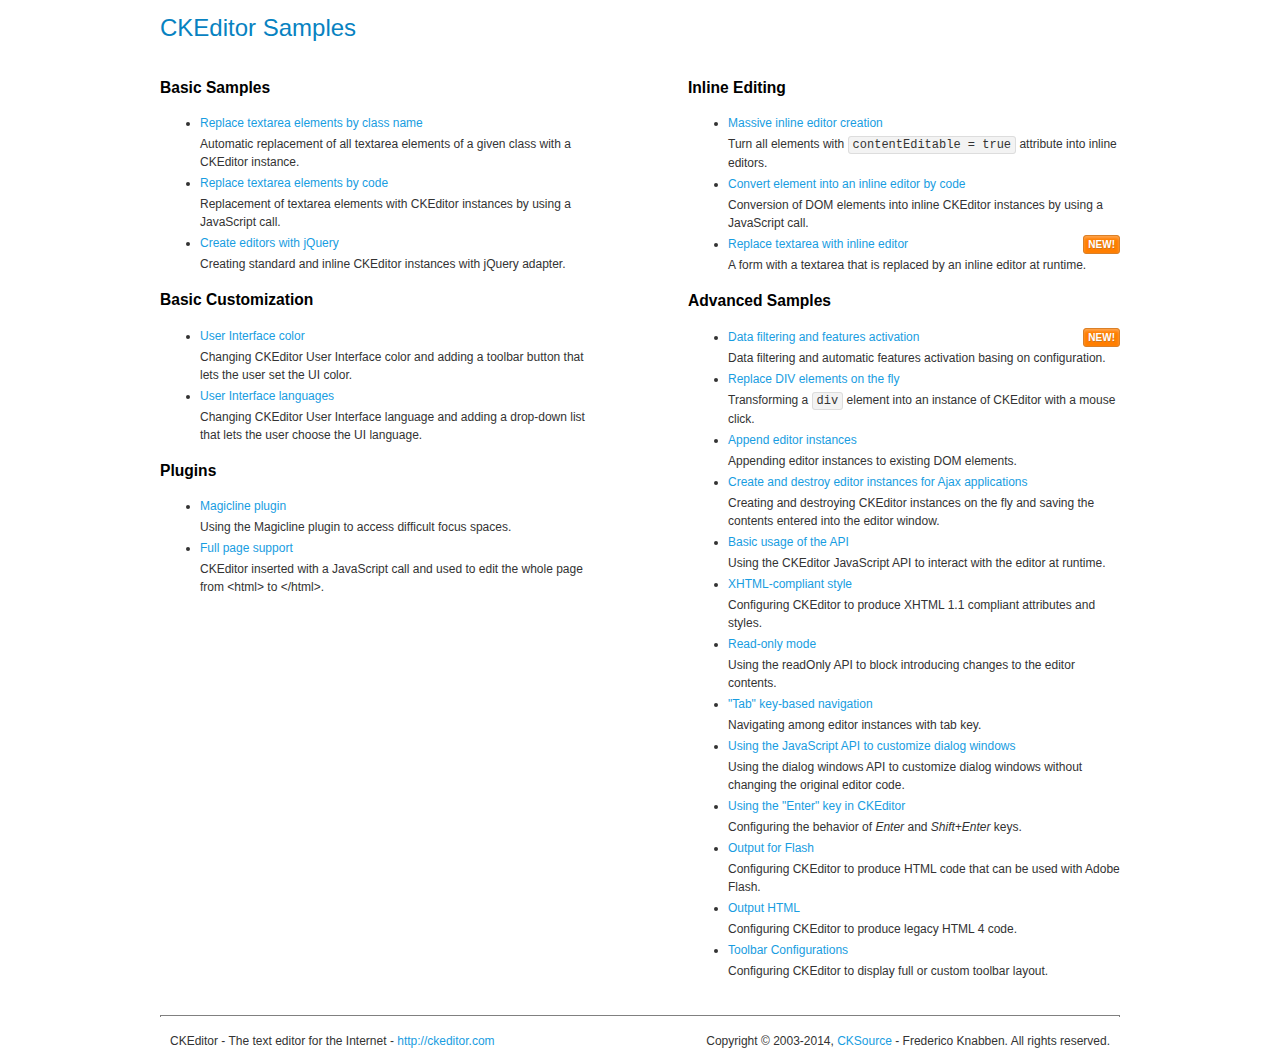
<file: www/js/plugins/ckeditor/samples/index.html>
<!DOCTYPE html>
<!--
Copyright (c) 2003-2014, CKSource - Frederico Knabben. All rights reserved.
For licensing, see LICENSE.md or http://ckeditor.com/license
-->
<html>
<head>
	<meta charset="utf-8">
	<title>CKEditor Samples</title>
	<link rel="stylesheet" href="sample.css">
</head>
<body>
	<h1 class="samples">
		CKEditor Samples
	</h1>
	<div class="twoColumns">
		<div class="twoColumnsLeft">
			<h2 class="samples">
				Basic Samples
			</h2>
			<dl class="samples">
				<dt><a class="samples" href="replacebyclass.html">Replace textarea elements by class name</a></dt>
				<dd>Automatic replacement of all textarea elements of a given class with a CKEditor instance.</dd>

				<dt><a class="samples" href="replacebycode.html">Replace textarea elements by code</a></dt>
				<dd>Replacement of textarea elements with CKEditor instances by using a JavaScript call.</dd>

				<dt><a class="samples" href="jquery.html">Create editors with jQuery</a></dt>
				<dd>Creating standard and inline CKEditor instances with jQuery adapter.</dd>
			</dl>

			<h2 class="samples">
				Basic Customization
			</h2>
			<dl class="samples">
				<dt><a class="samples" href="uicolor.html">User Interface color</a></dt>
				<dd>Changing CKEditor User Interface color and adding a toolbar button that lets the user set the UI color.</dd>

				<dt><a class="samples" href="uilanguages.html">User Interface languages</a></dt>
				<dd>Changing CKEditor User Interface language and adding a drop-down list that lets the user choose the UI language.</dd>
			</dl>


			<h2 class="samples">Plugins</h2>
<dl class="samples">
<dt><a class="samples" href="plugins/magicline/magicline.html">Magicline plugin</a></dt>
<dd>Using the Magicline plugin to access difficult focus spaces.</dd>

<dt><a class="samples" href="plugins/wysiwygarea/fullpage.html">Full page support</a></dt>
<dd>CKEditor inserted with a JavaScript call and used to edit the whole page from &lt;html&gt; to &lt;/html&gt;.</dd>
</dl>
		</div>
		<div class="twoColumnsRight">
			<h2 class="samples">
				Inline Editing
			</h2>
			<dl class="samples">
				<dt><a class="samples" href="inlineall.html">Massive inline editor creation</a></dt>
				<dd>Turn all elements with <code>contentEditable = true</code> attribute into inline editors.</dd>

				<dt><a class="samples" href="inlinebycode.html">Convert element into an inline editor by code</a></dt>
				<dd>Conversion of DOM elements into inline CKEditor instances by using a JavaScript call.</dd>

				<dt><a class="samples" href="inlinetextarea.html">Replace textarea with inline editor</a> <span class="new">New!</span></dt>
				<dd>A form with a textarea that is replaced by an inline editor at runtime.</dd>

				
			</dl>

			<h2 class="samples">
				Advanced Samples
			</h2>
			<dl class="samples">
				<dt><a class="samples" href="datafiltering.html">Data filtering and features activation</a> <span class="new">New!</span></dt>
				<dd>Data filtering and automatic features activation basing on configuration.</dd>

				<dt><a class="samples" href="divreplace.html">Replace DIV elements on the fly</a></dt>
				<dd>Transforming a <code>div</code> element into an instance of CKEditor with a mouse click.</dd>

				<dt><a class="samples" href="appendto.html">Append editor instances</a></dt>
				<dd>Appending editor instances to existing DOM elements.</dd>

				<dt><a class="samples" href="ajax.html">Create and destroy editor instances for Ajax applications</a></dt>
				<dd>Creating and destroying CKEditor instances on the fly and saving the contents entered into the editor window.</dd>

				<dt><a class="samples" href="api.html">Basic usage of the API</a></dt>
				<dd>Using the CKEditor JavaScript API to interact with the editor at runtime.</dd>

				<dt><a class="samples" href="xhtmlstyle.html">XHTML-compliant style</a></dt>
				<dd>Configuring CKEditor to produce XHTML 1.1 compliant attributes and styles.</dd>

				<dt><a class="samples" href="readonly.html">Read-only mode</a></dt>
				<dd>Using the readOnly API to block introducing changes to the editor contents.</dd>

				<dt><a class="samples" href="tabindex.html">"Tab" key-based navigation</a></dt>
				<dd>Navigating among editor instances with tab key.</dd>


				
<dt><a class="samples" href="plugins/dialog/dialog.html">Using the JavaScript API to customize dialog windows</a></dt>
<dd>Using the dialog windows API to customize dialog windows without changing the original editor code.</dd>

<dt><a class="samples" href="plugins/enterkey/enterkey.html">Using the &quot;Enter&quot; key in CKEditor</a></dt>
<dd>Configuring the behavior of <em>Enter</em> and <em>Shift+Enter</em> keys.</dd>

<dt><a class="samples" href="plugins/htmlwriter/outputforflash.html">Output for Flash</a></dt>
<dd>Configuring CKEditor to produce HTML code that can be used with Adobe Flash.</dd>

<dt><a class="samples" href="plugins/htmlwriter/outputhtml.html">Output HTML</a></dt>
<dd>Configuring CKEditor to produce legacy HTML 4 code.</dd>

<dt><a class="samples" href="plugins/toolbar/toolbar.html">Toolbar Configurations</a></dt>
<dd>Configuring CKEditor to display full or custom toolbar layout.</dd>

			</dl>
		</div>
	</div>
	<div id="footer">
		<hr>
		<p>
			CKEditor - The text editor for the Internet - <a class="samples" href="http://ckeditor.com/">http://ckeditor.com</a>
		</p>
		<p id="copy">
			Copyright &copy; 2003-2014, <a class="samples" href="http://cksource.com/">CKSource</a> - Frederico Knabben. All rights reserved.
		</p>
	</div>
</body>
</html>
</file>
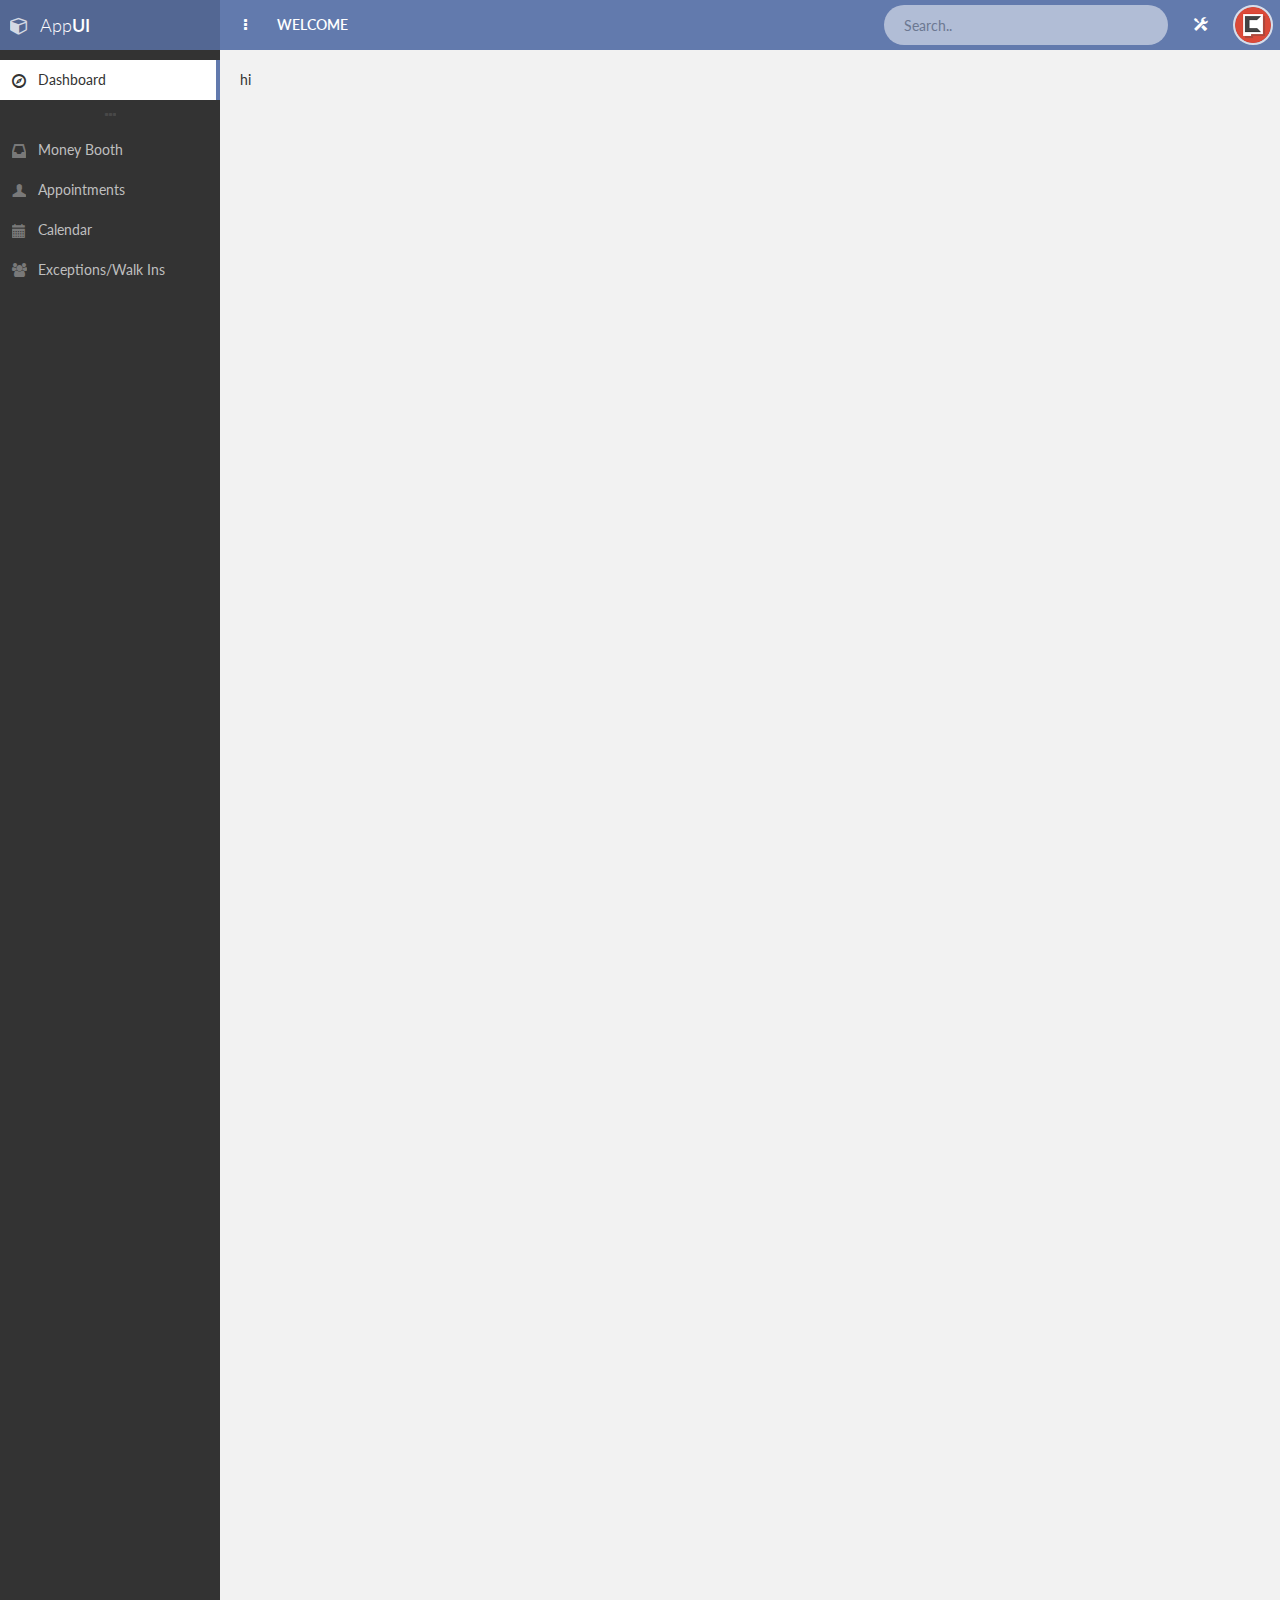
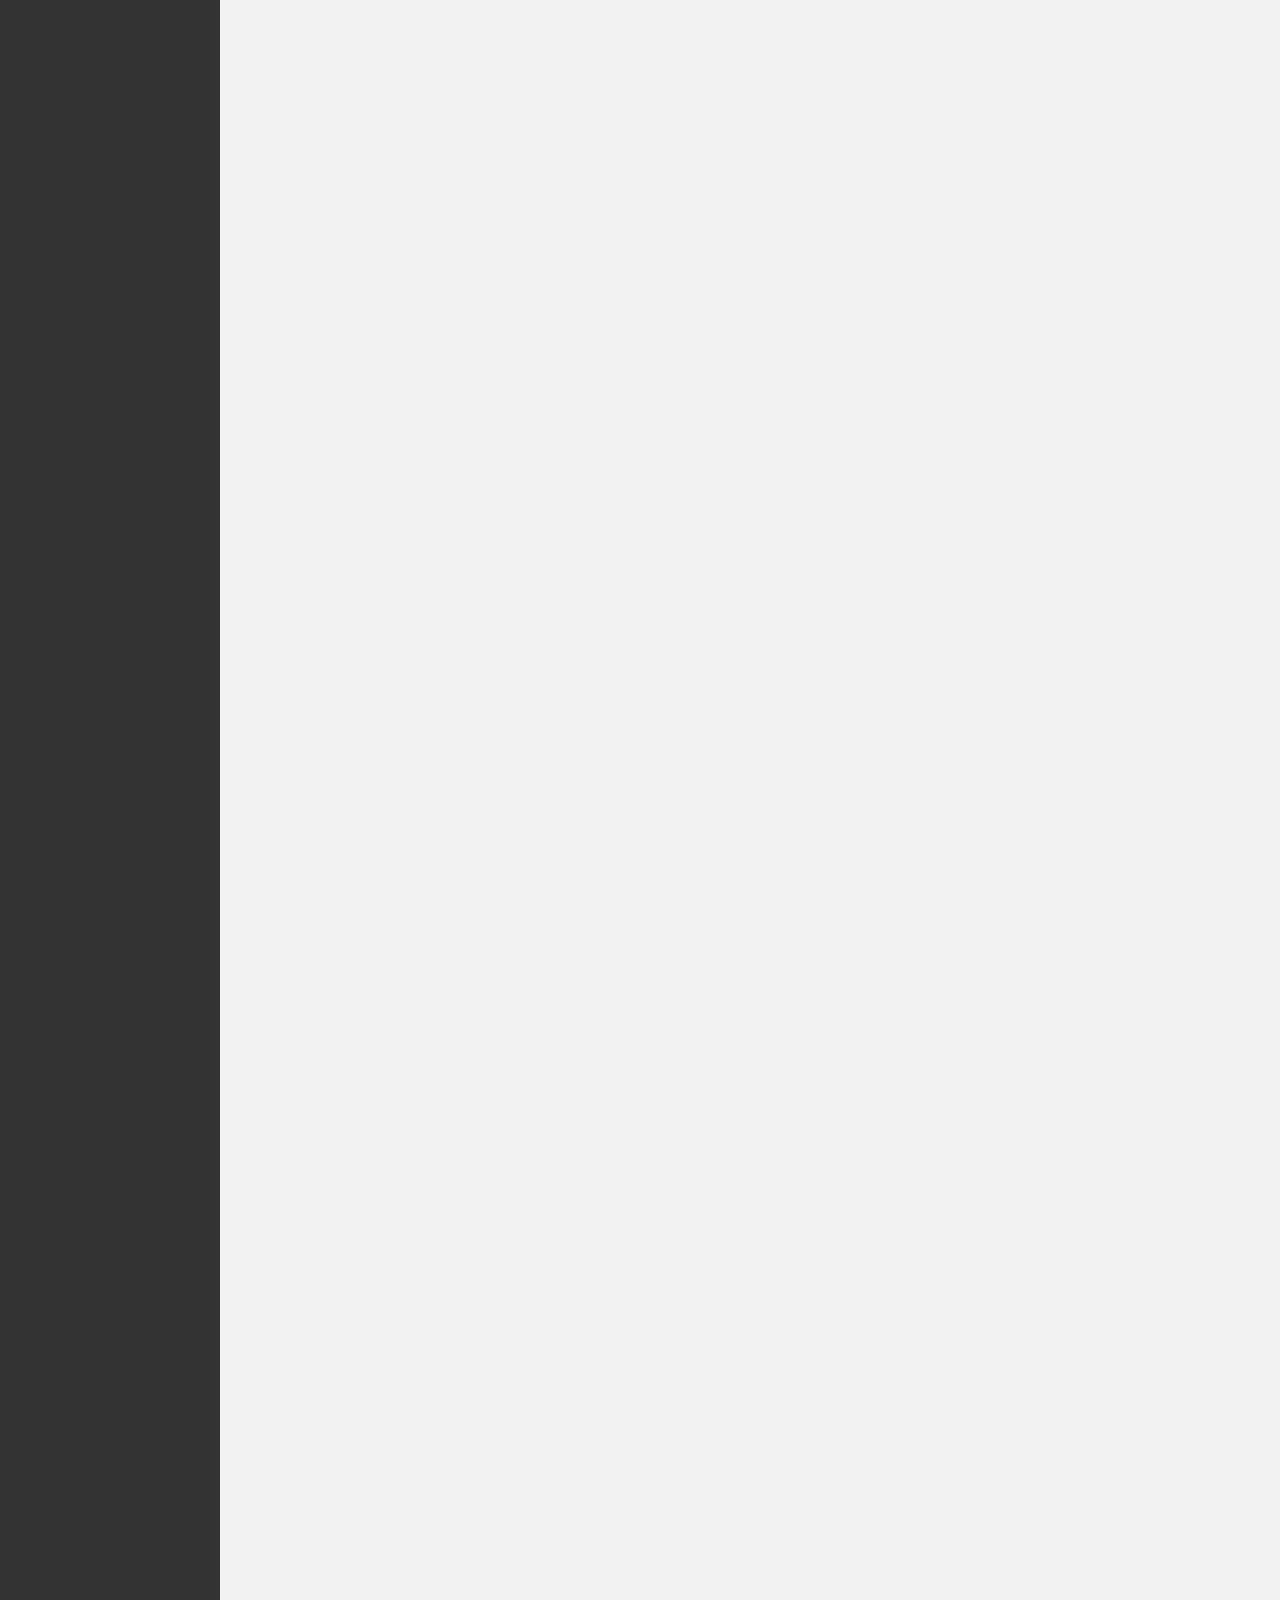
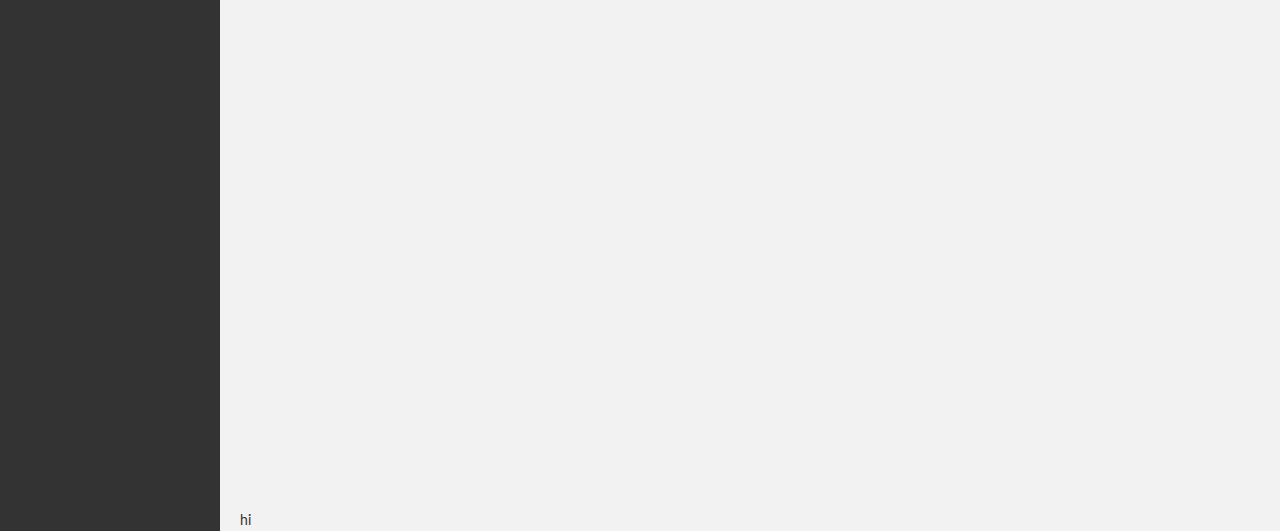
<file: www/_blank.html>
<!DOCTYPE html>
<!--[if IE 9]>         <html class="no-js lt-ie10"> <![endif]-->
<!--[if gt IE 9]><!--> <html class="no-js"> <!--<![endif]-->
    <head>
        <meta charset="utf-8">
 
        <title>SalesFlowPro</title>

        <meta name="description" content="SalesFlowPro">
        <meta name="author" content="pixelcave">
        <meta name="robots" content="noindex, nofollow">

        <meta name="viewport" content="width=device-width,initial-scale=1,maximum-scale=1.0">

        <!-- Icons -->
        <!-- The following icons can be replaced with your own, they are used by desktop and mobile browsers -->
        <link rel="shortcut icon" href="img/favicon.png">
        <link rel="apple-touch-icon" href="img/icon57.png" sizes="57x57">
        <link rel="apple-touch-icon" href="img/icon72.png" sizes="72x72">
        <link rel="apple-touch-icon" href="img/icon76.png" sizes="76x76">
        <link rel="apple-touch-icon" href="img/icon114.png" sizes="114x114">
        <link rel="apple-touch-icon" href="img/icon120.png" sizes="120x120">
        <link rel="apple-touch-icon" href="img/icon144.png" sizes="144x144">
        <link rel="apple-touch-icon" href="img/icon152.png" sizes="152x152">
        <link rel="apple-touch-icon" href="img/icon180.png" sizes="180x180">
        <!-- END Icons -->

        <!-- Stylesheets -->
        <!-- Bootstrap is included in its original form, unaltered -->
        <link rel="stylesheet" href="css/bootstrap.min.css">

        <!-- Related styles of various icon packs and plugins -->
        <link rel="stylesheet" href="css/plugins.css">

        <!-- The main stylesheet of this template. All Bootstrap overwrites are defined in here -->
        <link rel="stylesheet" href="css/main.css">
        

        <!-- Include a specific file here from css/themes/ folder to alter the default theme of the template -->

        <!-- The themes stylesheet of this template (for using specific theme color in individual elements - must included last) -->
        <link rel="stylesheet" href="css/themes/social.css">
        <!-- END Stylesheets -->

        <!-- Modernizr (browser feature detection library) -->
        <script src="js/vendor/modernizr-2.8.3.min.js"></script>
    </head>
    <body>
        <!-- Page Wrapper -->
        <!-- In the PHP version you can set the following options from inc/config file -->
        <!--
            Available classes:

            'page-loading'      enables page preloader
        -->
        <div id="page-wrapper" class="page-loading">
            <!-- Preloader -->
            <!-- Preloader functionality (initialized in js/app.js) - pageLoading() -->
            <!-- Used only if page preloader enabled from inc/config (PHP version) or the class 'page-loading' is added in #page-wrapper element (HTML version) -->
            <div class="preloader">
                <div class="inner">
                    <!-- Animation spinner for all modern browsers -->
                    <div class="preloader-spinner themed-background hidden-lt-ie10"></div>

                    <!-- Text for IE9 -->
                    <h3 class="text-primary visible-lt-ie10"><strong>Loading..</strong></h3>
                </div>
            </div>
            <!-- END Preloader -->

            <!-- Page Container -->
            <!-- In the PHP version you can set the following options from inc/config file -->
            <!--
                Available #page-container classes:

                'sidebar-light'                                 for a light main sidebar (You can add it along with any other class)

                'sidebar-visible-lg-mini'                       main sidebar condensed - Mini Navigation (> 991px)
                'sidebar-visible-lg-full'                       main sidebar full - Full Navigation (> 991px)

                'sidebar-alt-visible-lg'                        alternative sidebar visible by default (> 991px) (You can add it along with any other class)

                'header-fixed-top'                              has to be added only if the class 'navbar-fixed-top' was added on header.navbar
                'header-fixed-bottom'                           has to be added only if the class 'navbar-fixed-bottom' was added on header.navbar

                'fixed-width'                                   for a fixed width layout (can only be used with a static header/main sidebar layout)

                'enable-cookies'                                enables cookies for remembering active color theme when changed from the sidebar links (You can add it along with any other class)
            -->
            <div id="page-container" class="header-fixed-top sidebar-visible-lg-full">
                <!-- Alternative Sidebar -->
                <div id="sidebar-alt" tabindex="-1" aria-hidden="true">
                    <!-- Toggle Alternative Sidebar Button (visible only in static layout) -->
                    <a href="javascript:void(0)" id="sidebar-alt-close" onclick="App.sidebar('toggle-sidebar-alt');"><i class="fa fa-times"></i></a>

                    <!-- Wrapper for scrolling functionality -->
                    <div id="sidebar-scroll-alt">
                        <!-- Sidebar Content -->
                        <div class="sidebar-content">
                            <!-- Profile -->
                            <div class="sidebar-section">
                                <h2 class="text-light">Profile</h2>
                                <form action="index.html" method="post" class="form-control-borderless" onsubmit="return false;">
                                    <div class="form-group">
                                        <label for="side-profile-name">Name</label>
                                        <input type="text" id="side-profile-name" name="side-profile-name" class="form-control" value="John Doe">
                                    </div>
                                    <div class="form-group">
                                        <label for="side-profile-email">Email</label>
                                        <input type="email" id="side-profile-email" name="side-profile-email" class="form-control" value="john.doe@example.com">
                                    </div>
                                    <div class="form-group">
                                        <label for="side-profile-password">New Password</label>
                                        <input type="password" id="side-profile-password" name="side-profile-password" class="form-control">
                                    </div>
                                    <div class="form-group">
                                        <label for="side-profile-password-confirm">Confirm New Password</label>
                                        <input type="password" id="side-profile-password-confirm" name="side-profile-password-confirm" class="form-control">
                                    </div>
                                    <div class="form-group remove-margin">
                                        <button type="submit" class="btn btn-effect-ripple btn-primary" onclick="App.sidebar('close-sidebar-alt');">Save</button>
                                    </div>
                                </form>
                            </div>
                            <!-- END Profile -->

                            <!-- Settings -->
                            <div class="sidebar-section">
                                <h2 class="text-light">Settings</h2>
                                <form action="index.html" method="post" class="form-horizontal form-control-borderless" onsubmit="return false;">
                                    <div class="form-group">
                                        <label class="col-xs-7 control-label-fixed">Notifications</label>
                                        <div class="col-xs-5">
                                            <label class="switch switch-success"><input type="checkbox" checked><span></span></label>
                                        </div>
                                    </div>
                                    <div class="form-group">
                                        <label class="col-xs-7 control-label-fixed">Public Profile</label>
                                        <div class="col-xs-5">
                                            <label class="switch switch-success"><input type="checkbox" checked><span></span></label>
                                        </div>
                                    </div>
                                    <div class="form-group">
                                        <label class="col-xs-7 control-label-fixed">Enable API</label>
                                        <div class="col-xs-5">
                                            <label class="switch switch-success"><input type="checkbox"><span></span></label>
                                        </div>
                                    </div>
                                    <div class="form-group remove-margin">
                                        <button type="submit" class="btn btn-effect-ripple btn-primary" onclick="App.sidebar('close-sidebar-alt');">Save</button>
                                    </div>
                                </form>
                            </div>
                            <!-- END Settings -->
                        </div>
                        <!-- END Sidebar Content -->
                    </div>
                    <!-- END Wrapper for scrolling functionality -->
                </div>
                <!-- END Alternative Sidebar -->

                <!-- Main Sidebar -->
                <div id="sidebar">
                    <!-- Sidebar Brand -->
                    <div id="sidebar-brand" class="themed-background">
                        <a href="index.html" class="sidebar-title">
                            <i class="fa fa-cube"></i> <span class="sidebar-nav-mini-hide">App<strong>UI</strong></span>
                        </a>
                    </div>
                    <!-- END Sidebar Brand -->

                    <!-- Wrapper for scrolling functionality -->
                    <div id="sidebar-scroll">
                        <!-- Sidebar Content -->
                        <div id="leftNav" class="sidebar-content">
                            
                            
                        </div>
                        <!-- END Sidebar Content -->
                    </div>
                    <!-- END Wrapper for scrolling functionality -->

                    
                </div>
                <!-- END Main Sidebar -->

                <!-- Main Container -->
                <div id="main-container">
                    <!-- Header -->
                    <!-- In the PHP version you can set the following options from inc/config file -->
                    <!--
                        Available header.navbar classes:

                        'navbar-default'            for the default light header
                        'navbar-inverse'            for an alternative dark header

                        'navbar-fixed-top'          for a top fixed header (fixed main sidebar with scroll will be auto initialized, functionality can be found in js/app.js - handleSidebar())
                            'header-fixed-top'      has to be added on #page-container only if the class 'navbar-fixed-top' was added

                        'navbar-fixed-bottom'       for a bottom fixed header (fixed main sidebar with scroll will be auto initialized, functionality can be found in js/app.js - handleSidebar()))
                            'header-fixed-bottom'   has to be added on #page-container only if the class 'navbar-fixed-bottom' was added
                    -->
                    <header class="navbar navbar-inverse navbar-fixed-top">
                        <!-- Left Header Navigation -->
                        <ul class="nav navbar-nav-custom">
                            <!-- Main Sidebar Toggle Button -->
                            <li>
                                <a href="javascript:void(0)" onclick="App.sidebar('toggle-sidebar');">
                                    <i class="fa fa-ellipsis-v fa-fw animation-fadeInRight" id="sidebar-toggle-mini"></i>
                                    <i class="fa fa-bars fa-fw animation-fadeInRight" id="sidebar-toggle-full"></i>
                                </a>
                            </li>
                            <!-- END Main Sidebar Toggle Button -->

                            <!-- Header Link -->
                            <li class="hidden-xs animation-fadeInQuick">
                                <a href=""><strong>WELCOME</strong></a>
                            </li>
                            <!-- END Header Link -->
                        </ul>
                        <!-- END Left Header Navigation -->

                        <!-- Right Header Navigation -->
                        <ul class="nav navbar-nav-custom pull-right">
                            <!-- Search Form -->
                            <li>
                                <form action="page_ready_search_results.html" method="post" class="navbar-form-custom" role="search">
                                    <input type="text" id="top-search" name="top-search" class="form-control" placeholder="Search..">
                                </form>
                            </li>
                            <!-- END Search Form -->

                            <!-- Alternative Sidebar Toggle Button -->
                            <li>
                                <a href="javascript:void(0)" onclick="App.sidebar('toggle-sidebar-alt');">
                                    <i class="gi gi-settings"></i>
                                </a>
                            </li>
                            <!-- END Alternative Sidebar Toggle Button -->

                            <!-- User Dropdown -->
                            <li id="dropdown" class="dropdown">
                               
                            </li>
                            <!-- END User Dropdown -->
                        </ul>
                        <!-- END Right Header Navigation -->
                    </header>
                    <!-- END Header -->

                    <!-- Page content -->
                    <div id="page-content">
                        hi
      					<br><br><br><br><br><br><br><br><br><br><br><br><br><br><br><br><br><br><br><br><br><br><br><br><br><br><br><br><br><br><br><br><br><br><br><br><br><br><br><br><br><br><br><br><br><br><br><br><br><br><br><br><br><br><br><br><br><br><br><br><br><br><br><br><br><br><br><br><br><br><br><br><br><br><br><br><br><br><br><br><br><br><br><br><br><br><br><br><br><br><br><br><br><br><br><br><br><br><br><br><br><br><br><br><br><br><br><br><br><br><br><br><br><br><br><br><br><br><br><br><br><br><br><br><br><br><br><br><br><br><br><br><br><br><br><br><br><br><br><br><br><br><br><br><br><br><br><br><br><br><br><br><br><br><br><br><br><br><br><br><br><br><br><br><br><br><br><br><br><br><br><br><br><br><br><br><br><br><br><br><br><br>                  
                        hi
                    </div>
                    <!-- END Page Content -->
                </div>
                <!-- END Main Container -->
            </div>
            <!-- END Page Container -->
        </div>
        <!-- END Page Wrapper -->

        <!-- Include Jquery library from Google's CDN but if something goes wrong get Jquery from local file (Remove 'http:' if you have SSL) -->
        <script src="http://ajax.googleapis.com/ajax/libs/jquery/2.1.1/jquery.min.js"></script>
        <script>!window.jQuery && document.write(decodeURI('%3Cscript src="js/vendor/jquery-2.1.1.min.js"%3E%3C/script%3E'));</script>

		
		
        <!-- Bootstrap.js, Jquery plugins and Custom JS code -->
        <script src="js/vendor/bootstrap.min.js"></script>
        <script src="js/plugins.js"></script>
        <script src="js/app.js"></script>

        <!-- Load and execute javascript code used only in this page -->
        <script>
		
			$().ready(function() {
				$("#leftNav").load( "_leftNav.html", function() {
				 //alert( "Left was performed." );
				});
			});
			$().ready(function() {
				$("#dropdown").load( "_dropdown.html", function() {
				 //alert( "Dropdown was performed." );
				});
			});
		
			
		</script>
    </body>
</html>
</file>
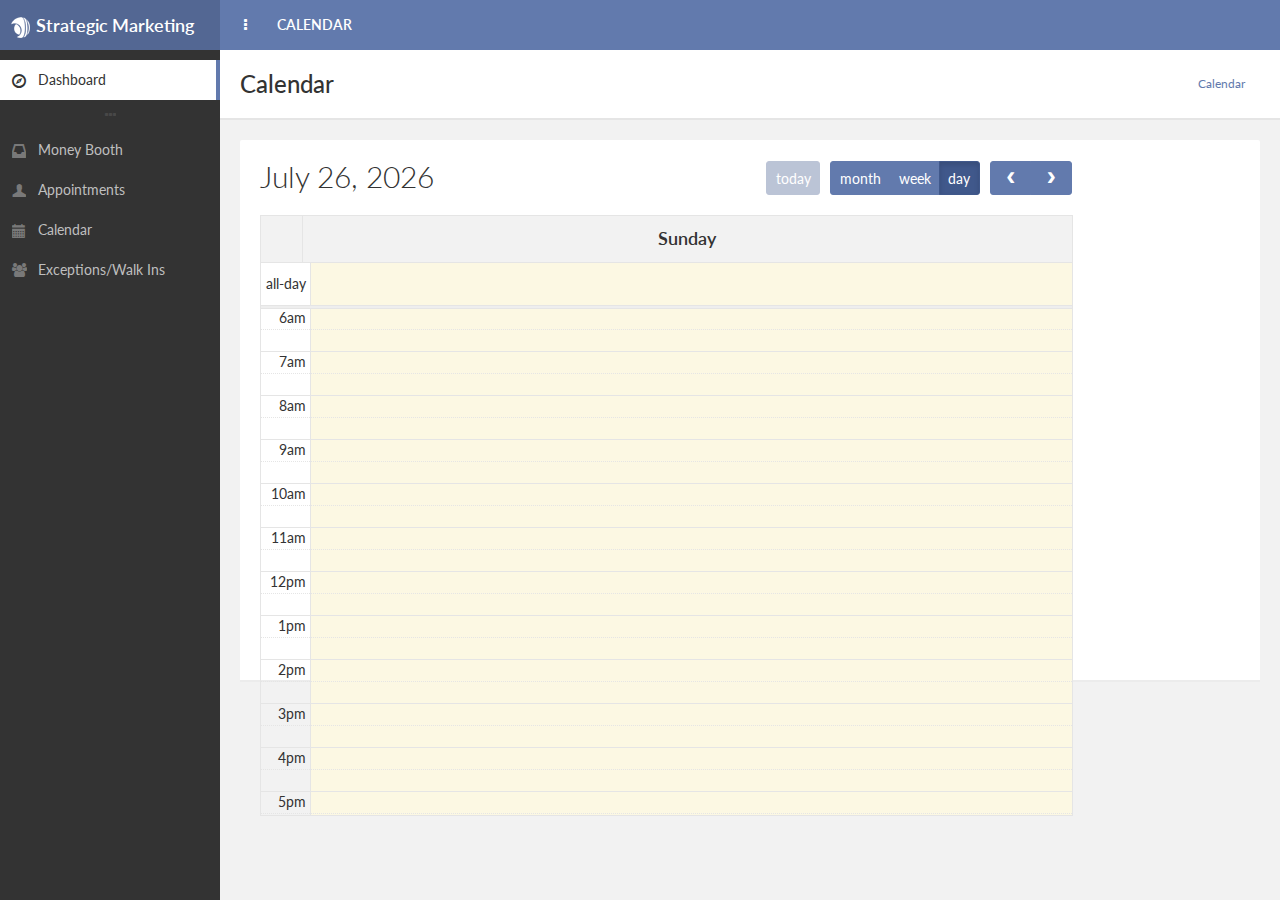
<file: www/calendar.html>
<!DOCTYPE html>
<!--[if IE 9]>         <html class="no-js lt-ie10"> <![endif]-->
<!--[if gt IE 9]><!--> <html class="no-js"> <!--<![endif]-->
    <head>
        <meta charset="utf-8">
 
        <title>SalesFlowPro</title>

        <meta name="description" content="SalesFlowPro">
        <meta name="author" content="pixelcave">
        <meta name="robots" content="noindex, nofollow">

        <meta name="viewport" content="width=device-width,initial-scale=1,maximum-scale=1.0">

        <!-- Icons -->
        <!-- The following icons can be replaced with your own, they are used by desktop and mobile browsers -->
        <link rel="shortcut icon" href="img/favicon.png">
        <link rel="apple-touch-icon" href="img/icon57.png" sizes="57x57">
        <link rel="apple-touch-icon" href="img/icon72.png" sizes="72x72">
        <link rel="apple-touch-icon" href="img/icon76.png" sizes="76x76">
        <link rel="apple-touch-icon" href="img/icon114.png" sizes="114x114">
        <link rel="apple-touch-icon" href="img/icon120.png" sizes="120x120">
        <link rel="apple-touch-icon" href="img/icon144.png" sizes="144x144">
        <link rel="apple-touch-icon" href="img/icon152.png" sizes="152x152">
        <link rel="apple-touch-icon" href="img/icon180.png" sizes="180x180">
        <!-- END Icons -->

        <!-- Stylesheets -->
        <!-- Bootstrap is included in its original form, unaltered -->
        <link rel="stylesheet" href="css/bootstrap.min.css">

        <!-- Related styles of various icon packs and plugins -->
        <link rel="stylesheet" href="css/plugins.css">

        <!-- The main stylesheet of this template. All Bootstrap overwrites are defined in here -->
        <link rel="stylesheet" href="css/main.css">
        

        <!-- Include a specific file here from css/themes/ folder to alter the default theme of the template -->

        <!-- The themes stylesheet of this template (for using specific theme color in individual elements - must included last) -->
        <link rel="stylesheet" href="css/themes/social.css">
        <!-- END Stylesheets -->

        <!-- Modernizr (browser feature detection library) -->
        <script src="js/vendor/modernizr-2.8.3.min.js"></script>
    </head>
    <body>
        <!-- Page Wrapper -->
        <!-- In the PHP version you can set the following options from inc/config file -->
        <!--
            Available classes:

            'page-loading'      enables page preloader
        -->
        <div id="page-wrapper" class="page-loading">
            <!-- Preloader -->
            <!-- Preloader functionality (initialized in js/app.js) - pageLoading() -->
            <!-- Used only if page preloader enabled from inc/config (PHP version) or the class 'page-loading' is added in #page-wrapper element (HTML version) -->
            <div class="preloader">
                <div class="inner">
                    <!-- Animation spinner for all modern browsers -->
                    <div class="preloader-spinner themed-background hidden-lt-ie10"></div>

                    <!-- Text for IE9 -->
                    <h3 class="text-primary visible-lt-ie10"><strong>Loading..</strong></h3>
                </div>
            </div>
            <!-- END Preloader -->

            <!-- Page Container -->
            <!-- In the PHP version you can set the following options from inc/config file -->
            <!--
                Available #page-container classes:

                'sidebar-light'                                 for a light main sidebar (You can add it along with any other class)

                'sidebar-visible-lg-mini'                       main sidebar condensed - Mini Navigation (> 991px)
                'sidebar-visible-lg-full'                       main sidebar full - Full Navigation (> 991px)

                'sidebar-alt-visible-lg'                        alternative sidebar visible by default (> 991px) (You can add it along with any other class)

                'header-fixed-top'                              has to be added only if the class 'navbar-fixed-top' was added on header.navbar
                'header-fixed-bottom'                           has to be added only if the class 'navbar-fixed-bottom' was added on header.navbar

                'fixed-width'                                   for a fixed width layout (can only be used with a static header/main sidebar layout)

                'enable-cookies'                                enables cookies for remembering active color theme when changed from the sidebar links (You can add it along with any other class)
            -->
            <div id="page-container" class="header-fixed-top sidebar-visible-lg-full">
                <!-- Alternative Sidebar -->
                <div id="sidebar-alt" tabindex="-1" aria-hidden="true">
                    <!-- Toggle Alternative Sidebar Button (visible only in static layout) -->
                    <a href="javascript:void(0)" id="sidebar-alt-close" onclick="App.sidebar('toggle-sidebar-alt');"><i class="fa fa-times"></i></a>

                    <!-- Wrapper for scrolling functionality -->
                    <div id="sidebar-scroll-alt">
                        <!-- Sidebar Content -->
                        <div class="sidebar-content">
                            <!-- Profile -->
                            <div class="sidebar-section">
                                <h2 class="text-light">Profile</h2>
                                <form action="index.html" method="post" class="form-control-borderless" onsubmit="return false;">
                                    <div class="form-group">
                                        <label for="side-profile-name">Name</label>
                                        <input type="text" id="side-profile-name" name="side-profile-name" class="form-control" value="John Doe">
                                    </div>
                                    <div class="form-group">
                                        <label for="side-profile-email">Email</label>
                                        <input type="email" id="side-profile-email" name="side-profile-email" class="form-control" value="john.doe@example.com">
                                    </div>
                                    <div class="form-group">
                                        <label for="side-profile-password">New Password</label>
                                        <input type="password" id="side-profile-password" name="side-profile-password" class="form-control">
                                    </div>
                                    <div class="form-group">
                                        <label for="side-profile-password-confirm">Confirm New Password</label>
                                        <input type="password" id="side-profile-password-confirm" name="side-profile-password-confirm" class="form-control">
                                    </div>
                                    <div class="form-group remove-margin">
                                        <button type="submit" class="btn btn-effect-ripple btn-primary" onclick="App.sidebar('close-sidebar-alt');">Save</button>
                                    </div>
                                </form>
                            </div>
                            <!-- END Profile -->

                            <!-- Settings -->
                            <div class="sidebar-section">
                                <h2 class="text-light">Settings</h2>
                                <form action="index.html" method="post" class="form-horizontal form-control-borderless" onsubmit="return false;">
                                    <div class="form-group">
                                        <label class="col-xs-7 control-label-fixed">Notifications</label>
                                        <div class="col-xs-5">
                                            <label class="switch switch-success"><input type="checkbox" checked><span></span></label>
                                        </div>
                                    </div>
                                    <div class="form-group">
                                        <label class="col-xs-7 control-label-fixed">Public Profile</label>
                                        <div class="col-xs-5">
                                            <label class="switch switch-success"><input type="checkbox" checked><span></span></label>
                                        </div>
                                    </div>
                                    <div class="form-group">
                                        <label class="col-xs-7 control-label-fixed">Enable API</label>
                                        <div class="col-xs-5">
                                            <label class="switch switch-success"><input type="checkbox"><span></span></label>
                                        </div>
                                    </div>
                                    <div class="form-group remove-margin">
                                        <button type="submit" class="btn btn-effect-ripple btn-primary" onclick="App.sidebar('close-sidebar-alt');">Save</button>
                                    </div>
                                </form>
                            </div>
                            <!-- END Settings -->
                        </div>
                        <!-- END Sidebar Content -->
                    </div>
                    <!-- END Wrapper for scrolling functionality -->
                </div>
                <!-- END Alternative Sidebar -->

                <!-- Main Sidebar -->
                <div id="sidebar">
                    <!-- Sidebar Brand -->
                    <div id="sidebar-brand" class="themed-background">
                        <a href="index.html" class="sidebar-title">  <img src="img/smi_logo_small.png"> <span class="sidebar-nav-mini-hide"><b>Strategic Marketing NADA</b></span>
                        </a>
                    </div>
                    <!-- END Sidebar Brand -->

                    <!-- Wrapper for scrolling functionality -->
                    <div id="sidebar-scroll">
                        <!-- Sidebar Content -->
                        <div id="leftNav" class="sidebar-content">
                            
                            
                        </div>
                        <!-- END Sidebar Content -->
                    </div>
                    <!-- END Wrapper for scrolling functionality -->

                    
                </div>
                <!-- END Main Sidebar -->

                <!-- Main Container -->
                <div id="main-container">
                    <!-- Header -->
                    <!-- In the PHP version you can set the following options from inc/config file -->
                    <!--
                        Available header.navbar classes:

                        'navbar-default'            for the default light header
                        'navbar-inverse'            for an alternative dark header

                        'navbar-fixed-top'          for a top fixed header (fixed main sidebar with scroll will be auto initialized, functionality can be found in js/app.js - handleSidebar())
                            'header-fixed-top'      has to be added on #page-container only if the class 'navbar-fixed-top' was added

                        'navbar-fixed-bottom'       for a bottom fixed header (fixed main sidebar with scroll will be auto initialized, functionality can be found in js/app.js - handleSidebar()))
                            'header-fixed-bottom'   has to be added on #page-container only if the class 'navbar-fixed-bottom' was added
                    -->
                    <header class="navbar navbar-inverse navbar-fixed-top">
                        <!-- Left Header Navigation -->
                        <ul class="nav navbar-nav-custom">
                            <!-- Main Sidebar Toggle Button -->
                            <li>
                                <a href="javascript:void(0)" onclick="App.sidebar('toggle-sidebar');">
                                    <i class="fa fa-ellipsis-v fa-fw animation-fadeInRight" id="sidebar-toggle-mini"></i>
                                    <i class="fa fa-bars fa-fw animation-fadeInRight" id="sidebar-toggle-full"></i>
                                </a>
                            </li>
                            <!-- END Main Sidebar Toggle Button -->

                            <!-- Header Link -->
                            <li class="hidden-xs animation-fadeInQuick">
                                <a href=""><strong>CALENDAR</strong></a>
                            </li>
                            <!-- END Header Link -->
                        </ul>
                        <!-- END Left Header Navigation -->

                        <!-- Right Header Navigation -->
                        <ul class="nav navbar-nav-custom pull-right">
                            <!-- Search Form -->
                            <li>
                               
                            </li>
                            <!-- END Search Form -->

                            
                        </ul>
                        <!-- END Right Header Navigation -->
                    </header>
                    <!-- END Header -->

                    <!-- Page content -->
                    <div id="page-content">
                        
                        
                        
                        <!-- Calendar Header -->
                        <div class="content-header">
                            <div class="row">
                                <div class="col-sm-6">
                                    <div class="header-section">
                                        <h1>Calendar</h1>
                                    </div>
                                </div>
                                <div class="col-sm-6 hidden-xs">
                                    <div class="header-section">
                                        <ul class="breadcrumb breadcrumb-top">
                                           
                                            <li><a href="">Calendar</a></li>
                                        </ul>
                                    </div>
                                </div>
                            </div>
                        </div>
                        <!-- END Calendar Header -->

                        <!-- FullCalendar Block -->
                        <div class="block full">
                            <div class="row">
                                <div class="col-md-3 col-md-push-9 col-lg-2 col-lg-push-10">
                                    <div class="block-section">
                                        <!-- Add event functionality (initialized in js/pages/compCalendar.js) -->
                                        
                                    </div>
                                    <div class="block-section">
                                        
                                    </div>
                                </div>
                                <div class="col-md-9 col-md-pull-3 col-lg-10 col-lg-pull-2">
                                    <!-- FullCalendar (initialized in js/pages/compCalendar.js), for more info and examples you can check out http://arshaw.com/fullcalendar/ -->
                                    <div id="calendar" style="height:500px;"></div>
                                </div>
                            </div>
                        </div>
                        <!-- END FullCalendar Block -->
                    </div>
                    <!-- END Page Content -->
                        
                        
                        
                        
                    </div>
                    <!-- END Page Content -->
                </div>
                <!-- END Main Container -->
            </div>
            <!-- END Page Container -->
        </div>
        <!-- END Page Wrapper -->

        <!-- Include Jquery library from Google's CDN but if something goes wrong get Jquery from local file (Remove 'http:' if you have SSL) -->
        <script src="http://ajax.googleapis.com/ajax/libs/jquery/2.1.1/jquery.min.js"></script>
        <script>!window.jQuery && document.write(decodeURI('%3Cscript src="js/vendor/jquery-2.1.1.min.js"%3E%3C/script%3E'));</script>

		
		
        <!-- Bootstrap.js, Jquery plugins and Custom JS code -->
        <script src="js/vendor/bootstrap.min.js"></script>
        <script src="js/plugins.js"></script>
        <script src="js/app.js"></script>

        <!-- Load and execute javascript code used only in this page -->
        <script>
		
			$().ready(function() {
				$("#leftNav").load( "_leftNav.html", function() {
				 //alert( "Left was performed." );
				});
			});
			
		
			
		</script>
        
         

        <!-- Load and execute javascript code used only in this page -->
        <script src="js/pages/compCalendar.js"></script>
        <script>$(function(){ CompCalendar.init(); });</script>
        
        
    </body>
</html>
</file>
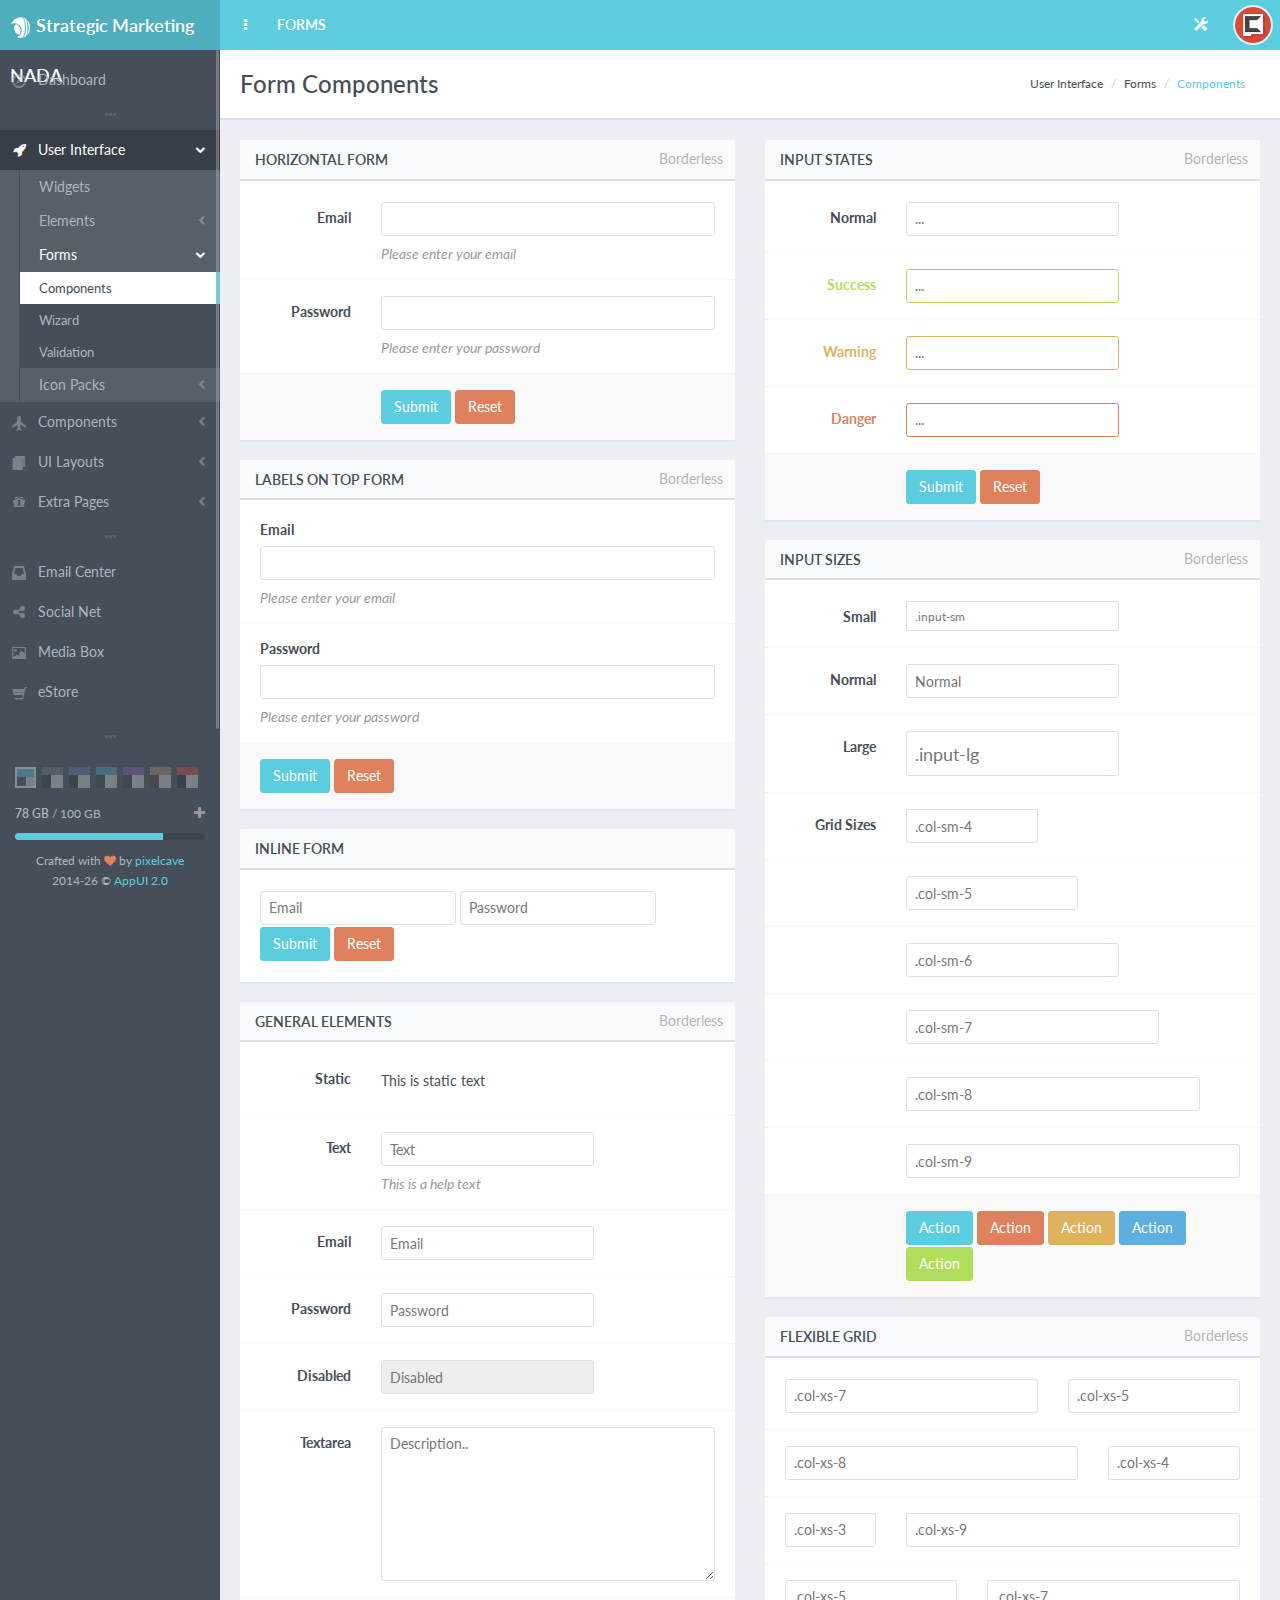
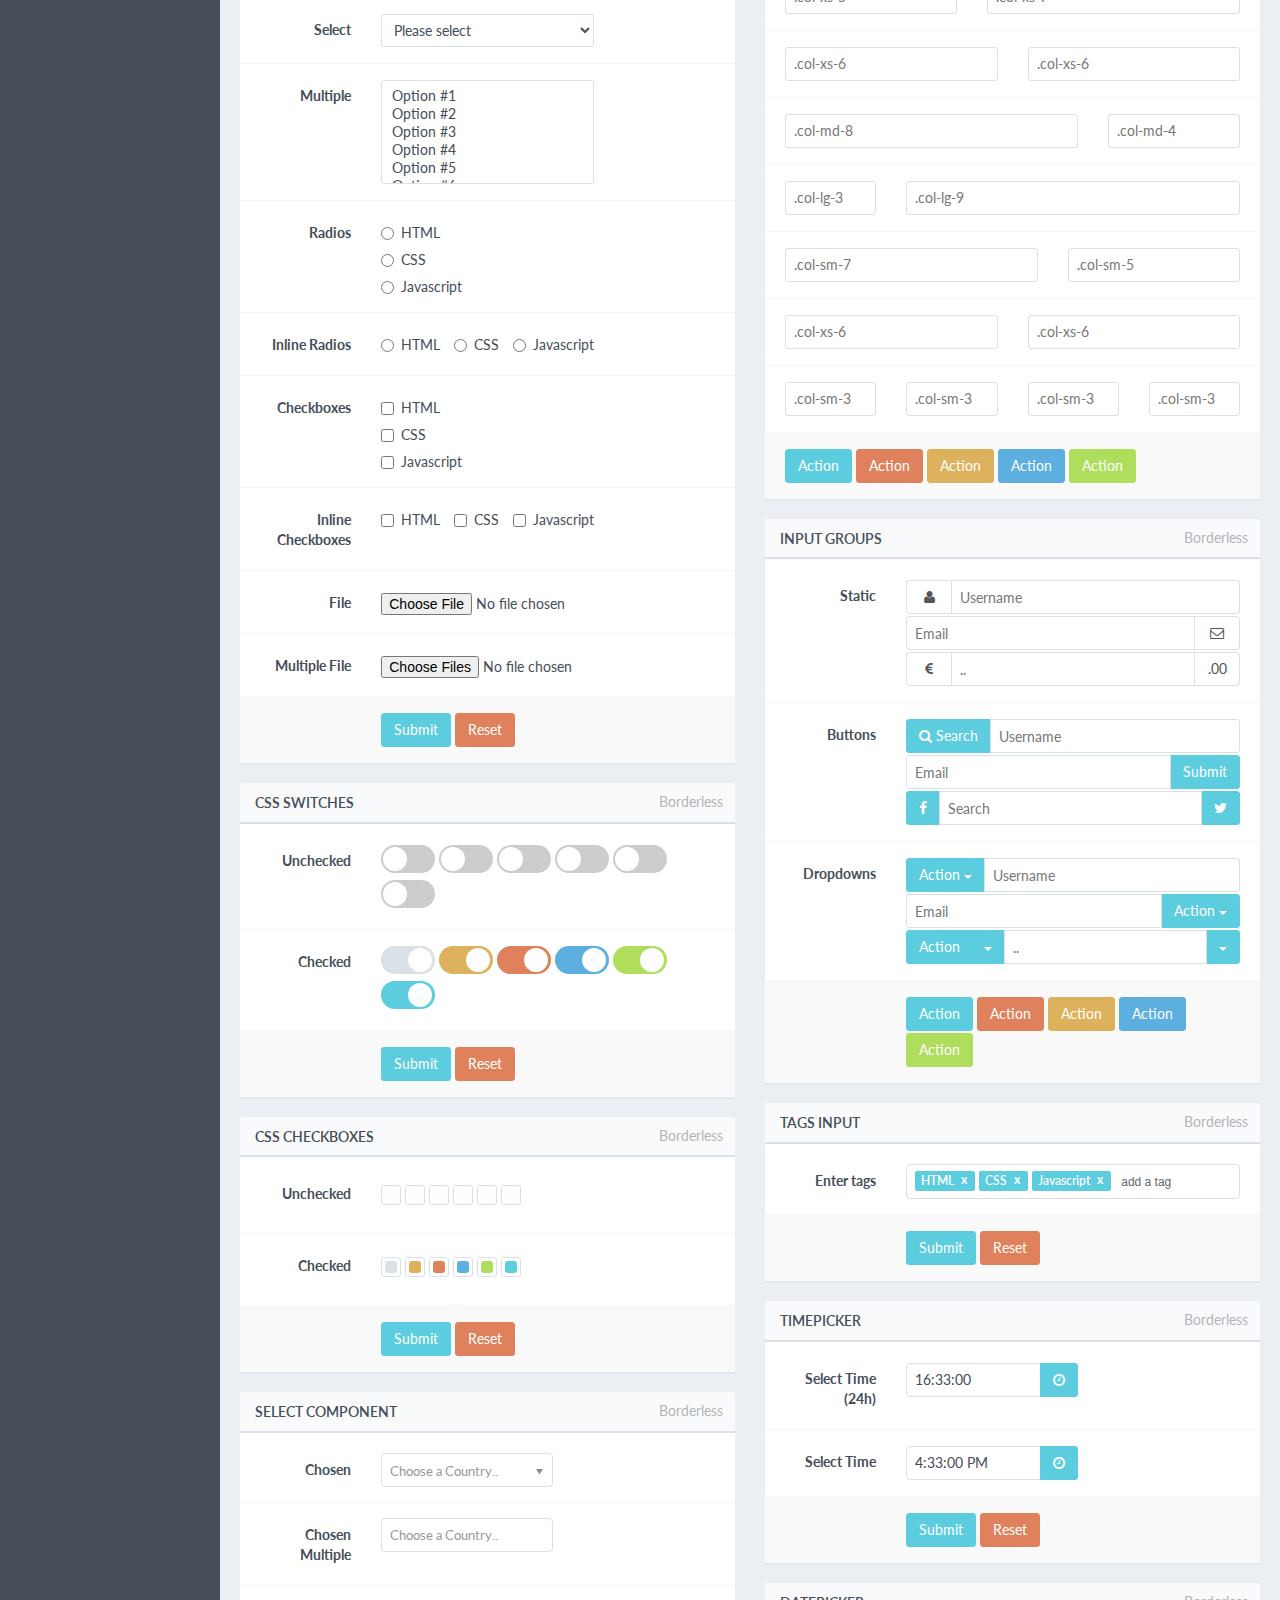
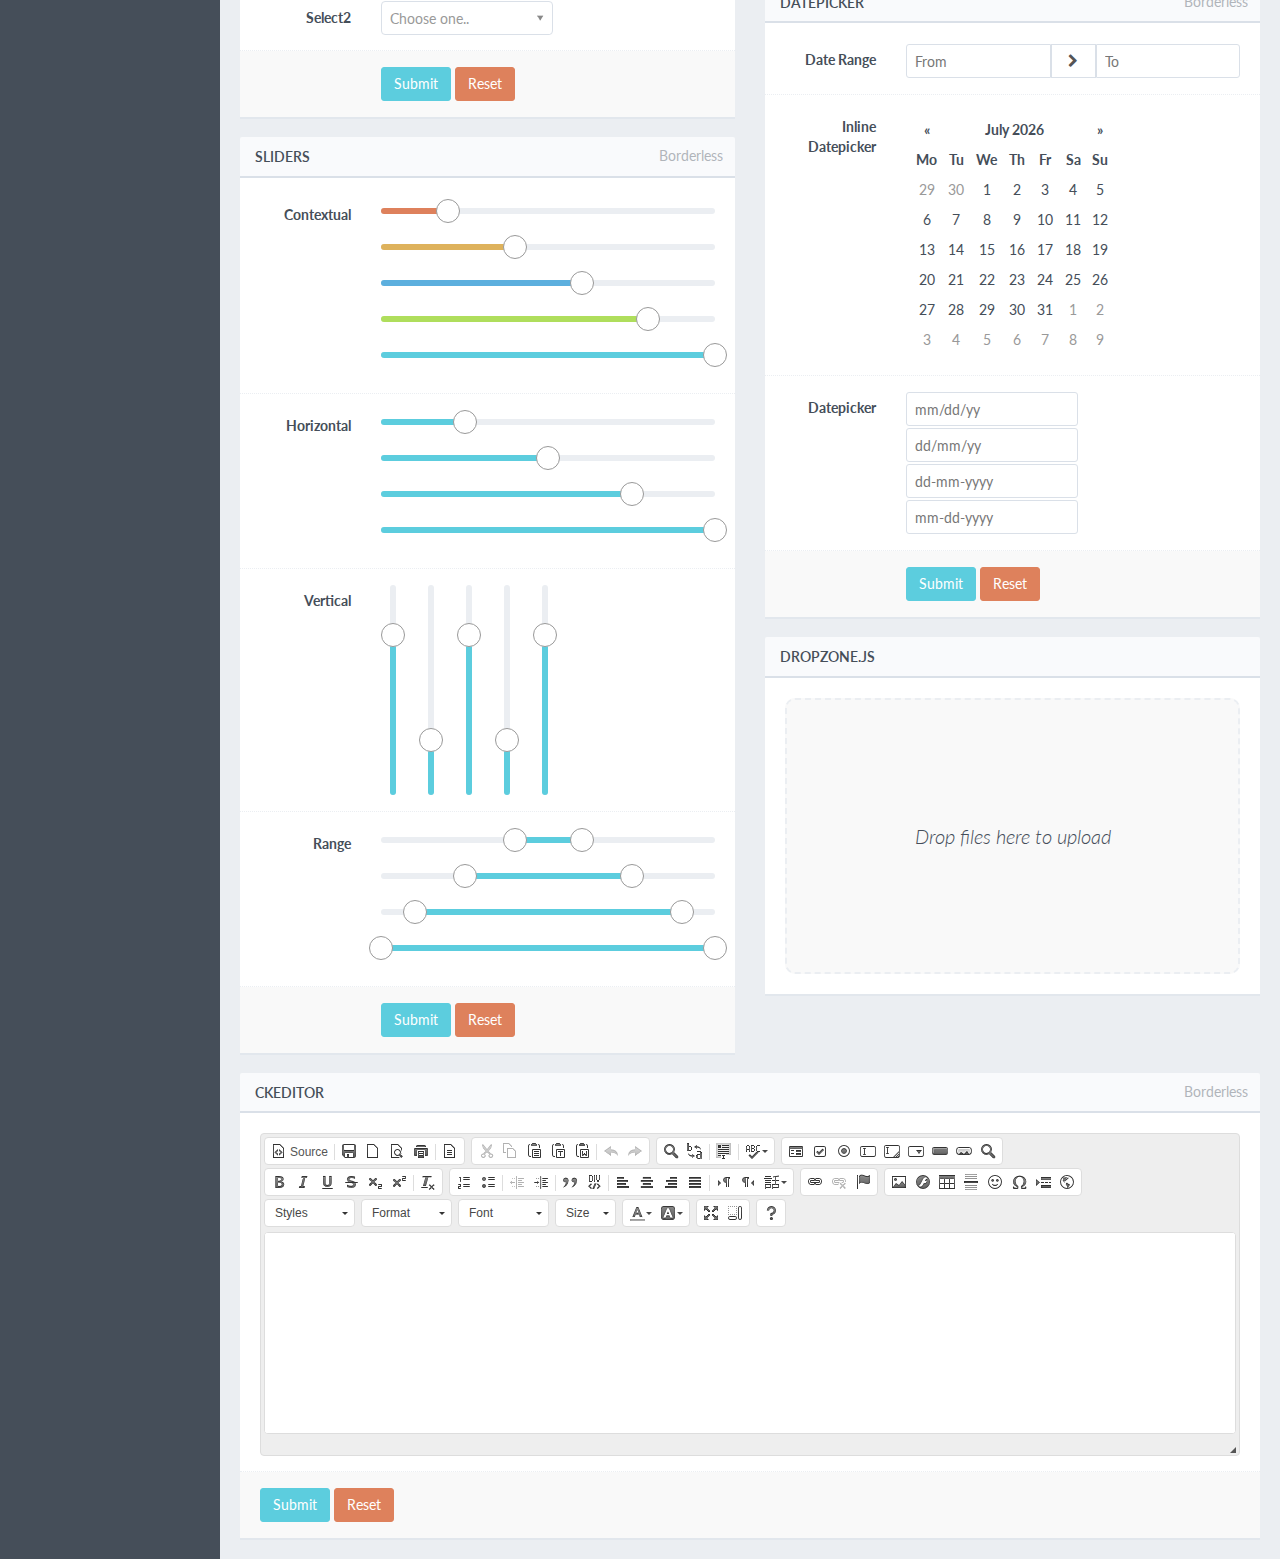
<file: www/page_forms_components.html>
<!DOCTYPE html>
<!--[if IE 9]>         <html class="no-js lt-ie10"> <![endif]-->
<!--[if gt IE 9]><!--> <html class="no-js"> <!--<![endif]-->
    <head>
        <meta charset="utf-8">

        <title>SalesFlowPro</title>

        <meta name="description" content="SalesFlowPro">
        <meta name="author" content="pixelcave">
        <meta name="robots" content="noindex, nofollow">

        <meta name="viewport" content="width=device-width,initial-scale=1,maximum-scale=1.0">

        <!-- Icons -->
        <!-- The following icons can be replaced with your own, they are used by desktop and mobile browsers -->
        <link rel="shortcut icon" href="img/favicon.png">
        <link rel="apple-touch-icon" href="img/icon57.png" sizes="57x57">
        <link rel="apple-touch-icon" href="img/icon72.png" sizes="72x72">
        <link rel="apple-touch-icon" href="img/icon76.png" sizes="76x76">
        <link rel="apple-touch-icon" href="img/icon114.png" sizes="114x114">
        <link rel="apple-touch-icon" href="img/icon120.png" sizes="120x120">
        <link rel="apple-touch-icon" href="img/icon144.png" sizes="144x144">
        <link rel="apple-touch-icon" href="img/icon152.png" sizes="152x152">
        <link rel="apple-touch-icon" href="img/icon180.png" sizes="180x180">
        <!-- END Icons -->

        <!-- Stylesheets -->
        <!-- Bootstrap is included in its original form, unaltered -->
        <link rel="stylesheet" href="css/bootstrap.min.css">

        <!-- Related styles of various icon packs and plugins -->
        <link rel="stylesheet" href="css/plugins.css">

        <!-- The main stylesheet of this template. All Bootstrap overwrites are defined in here -->
        <link rel="stylesheet" href="css/main.css">

        <!-- Include a specific file here from css/themes/ folder to alter the default theme of the template -->

        <!-- The themes stylesheet of this template (for using specific theme color in individual elements - must included last) -->
        <link rel="stylesheet" href="css/themes.css">
        <!-- END Stylesheets -->

        <!-- Modernizr (browser feature detection library) -->
        <script src="js/vendor/modernizr-2.8.3.min.js"></script>
    </head>
    <body>
        <!-- Page Wrapper -->
        <!-- In the PHP version you can set the following options from inc/config file -->
        <!--
            Available classes:

            'page-loading'      enables page preloader
        -->
        <div id="page-wrapper" class="page-loading">
            <!-- Preloader -->
            <!-- Preloader functionality (initialized in js/app.js) - pageLoading() -->
            <!-- Used only if page preloader enabled from inc/config (PHP version) or the class 'page-loading' is added in #page-wrapper element (HTML version) -->
            <div class="preloader">
                <div class="inner">
                    <!-- Animation spinner for all modern browsers -->
                    <div class="preloader-spinner themed-background hidden-lt-ie10"></div>

                    <!-- Text for IE9 -->
                    <h3 class="text-primary visible-lt-ie10"><strong>Loading..</strong></h3>
                </div>
            </div>
            <!-- END Preloader -->

            <!-- Page Container -->
            <!-- In the PHP version you can set the following options from inc/config file -->
            <!--
                Available #page-container classes:

                'sidebar-light'                                 for a light main sidebar (You can add it along with any other class)

                'sidebar-visible-lg-mini'                       main sidebar condensed - Mini Navigation (> 991px)
                'sidebar-visible-lg-full'                       main sidebar full - Full Navigation (> 991px)

                'sidebar-alt-visible-lg'                        alternative sidebar visible by default (> 991px) (You can add it along with any other class)

                'header-fixed-top'                              has to be added only if the class 'navbar-fixed-top' was added on header.navbar
                'header-fixed-bottom'                           has to be added only if the class 'navbar-fixed-bottom' was added on header.navbar

                'fixed-width'                                   for a fixed width layout (can only be used with a static header/main sidebar layout)

                'enable-cookies'                                enables cookies for remembering active color theme when changed from the sidebar links (You can add it along with any other class)
            -->
            <div id="page-container" class="header-fixed-top sidebar-visible-lg-full">
                <!-- Alternative Sidebar -->
                <div id="sidebar-alt" tabindex="-1" aria-hidden="true">
                    <!-- Toggle Alternative Sidebar Button (visible only in static layout) -->
                    <a href="javascript:void(0)" id="sidebar-alt-close" onclick="App.sidebar('toggle-sidebar-alt');"><i class="fa fa-times"></i></a>

                    <!-- Wrapper for scrolling functionality -->
                    <div id="sidebar-scroll-alt">
                        <!-- Sidebar Content -->
                        <div class="sidebar-content">
                            <!-- Profile -->
                            <div class="sidebar-section">
                                <h2 class="text-light">Profile</h2>
                                <form action="index.html" method="post" class="form-control-borderless" onsubmit="return false;">
                                    <div class="form-group">
                                        <label for="side-profile-name">Name</label>
                                        <input type="text" id="side-profile-name" name="side-profile-name" class="form-control" value="John Doe">
                                    </div>
                                    <div class="form-group">
                                        <label for="side-profile-email">Email</label>
                                        <input type="email" id="side-profile-email" name="side-profile-email" class="form-control" value="john.doe@example.com">
                                    </div>
                                    <div class="form-group">
                                        <label for="side-profile-password">New Password</label>
                                        <input type="password" id="side-profile-password" name="side-profile-password" class="form-control">
                                    </div>
                                    <div class="form-group">
                                        <label for="side-profile-password-confirm">Confirm New Password</label>
                                        <input type="password" id="side-profile-password-confirm" name="side-profile-password-confirm" class="form-control">
                                    </div>
                                    <div class="form-group remove-margin">
                                        <button type="submit" class="btn btn-effect-ripple btn-primary" onclick="App.sidebar('close-sidebar-alt');">Save</button>
                                    </div>
                                </form>
                            </div>
                            <!-- END Profile -->

                            <!-- Settings -->
                            <div class="sidebar-section">
                                <h2 class="text-light">Settings</h2>
                                <form action="index.html" method="post" class="form-horizontal form-control-borderless" onsubmit="return false;">
                                    <div class="form-group">
                                        <label class="col-xs-7 control-label-fixed">Notifications</label>
                                        <div class="col-xs-5">
                                            <label class="switch switch-success"><input type="checkbox" checked><span></span></label>
                                        </div>
                                    </div>
                                    <div class="form-group">
                                        <label class="col-xs-7 control-label-fixed">Public Profile</label>
                                        <div class="col-xs-5">
                                            <label class="switch switch-success"><input type="checkbox" checked><span></span></label>
                                        </div>
                                    </div>
                                    <div class="form-group">
                                        <label class="col-xs-7 control-label-fixed">Enable API</label>
                                        <div class="col-xs-5">
                                            <label class="switch switch-success"><input type="checkbox"><span></span></label>
                                        </div>
                                    </div>
                                    <div class="form-group remove-margin">
                                        <button type="submit" class="btn btn-effect-ripple btn-primary" onclick="App.sidebar('close-sidebar-alt');">Save</button>
                                    </div>
                                </form>
                            </div>
                            <!-- END Settings -->
                        </div>
                        <!-- END Sidebar Content -->
                    </div>
                    <!-- END Wrapper for scrolling functionality -->
                </div>
                <!-- END Alternative Sidebar -->

                <!-- Main Sidebar -->
                <div id="sidebar">
                    <!-- Sidebar Brand -->
                    <div id="sidebar-brand" class="themed-background">
                        <a href="index.html" class="sidebar-title">  <img src="img/smi_logo_small.png"> <span class="sidebar-nav-mini-hide"><b>Strategic Marketing NADA</b></span>
                        </a>
                    </div>
                    <!-- END Sidebar Brand -->

                    <!-- Wrapper for scrolling functionality -->
                    <div id="sidebar-scroll">
                        <!-- Sidebar Content -->
                        <div class="sidebar-content">
                            <!-- Sidebar Navigation -->
                            <ul class="sidebar-nav">
                                <li>
                                    <a href="index.html"><i class="gi gi-compass sidebar-nav-icon"></i><span class="sidebar-nav-mini-hide">Dashboard</span></a>
                                </li>
                                <li class="sidebar-separator">
                                    <i class="fa fa-ellipsis-h"></i>
                                </li>
                                <li class="active">
                                    <a href="#" class="sidebar-nav-menu"><i class="fa fa-chevron-left sidebar-nav-indicator sidebar-nav-mini-hide"></i><i class="fa fa-rocket sidebar-nav-icon"></i><span class="sidebar-nav-mini-hide">User Interface</span></a>
                                    <ul>
                                        <li>
                                            <a href="page_ui_widgets.html">Widgets</a>
                                        </li>
                                        <li>
                                            <a href="#" class="sidebar-nav-submenu"><i class="fa fa-chevron-left sidebar-nav-indicator"></i>Elements</a>
                                            <ul>
                                                <li>
                                                    <a href="page_ui_blocks_grid.html">Blocks &amp; Grid</a>
                                                </li>
                                                <li>
                                                    <a href="page_ui_typography.html">Typography</a>
                                                </li>
                                                <li>
                                                    <a href="page_ui_buttons_dropdowns.html">Buttons &amp; Dropdowns</a>
                                                </li>
                                                <li>
                                                    <a href="page_ui_navigation_more.html">Navigation &amp; More</a>
                                                </li>
                                                <li>
                                                    <a href="page_ui_progress_loading.html">Progress &amp; Loading</a>
                                                </li>
                                                <li>
                                                    <a href="page_ui_tables.html">Tables</a>
                                                </li>
                                            </ul>
                                        </li>
                                        <li class="active">
                                            <a href="#" class="sidebar-nav-submenu"><i class="fa fa-chevron-left sidebar-nav-indicator"></i>Forms</a>
                                            <ul>
                                                <li>
                                                    <a href="page_forms_components.html" class="active">Components</a>
                                                </li>
                                                <li>
                                                    <a href="page_forms_wizard.html">Wizard</a>
                                                </li>
                                                <li>
                                                    <a href="page_forms_validation.html">Validation</a>
                                                </li>
                                            </ul>
                                        </li>
                                        <li>
                                            <a href="#" class="sidebar-nav-submenu"><i class="fa fa-chevron-left sidebar-nav-indicator"></i>Icon Packs</a>
                                            <ul>
                                                <li>
                                                    <a href="page_ui_icons_fontawesome.html">Font Awesome</a>
                                                </li>
                                                <li>
                                                    <a href="page_ui_icons_glyphicons_pro.html">Glyphicons Pro</a>
                                                </li>
                                            </ul>
                                        </li>
                                    </ul>
                                </li>
                                <li>
                                    <a href="#" class="sidebar-nav-menu"><i class="fa fa-chevron-left sidebar-nav-indicator sidebar-nav-mini-hide"></i><i class="gi gi-airplane sidebar-nav-icon"></i><span class="sidebar-nav-mini-hide">Components</span></a>
                                    <ul>
                                        <li>
                                            <a href="page_comp_todo.html">To-do List</a>
                                        </li>
                                        <li>
                                            <a href="page_comp_gallery.html">Gallery</a>
                                        </li>
                                        <li>
                                            <a href="page_comp_maps.html">Google Maps</a>
                                        </li>
                                        <li>
                                            <a href="page_comp_calendar.html">Calendar</a>
                                        </li>
                                        <li>
                                            <a href="page_comp_charts.html">Charts</a>
                                        </li>
                                        <li>
                                            <a href="page_comp_animations.html">CSS3 Animations</a>
                                        </li>
                                        <li>
                                            <a href="page_comp_tree.html">Tree View Lists</a>
                                        </li>
                                        <li>
                                            <a href="page_comp_nestable.html">Nestable &amp; Sortable Lists</a>
                                        </li>
                                    </ul>
                                </li>
                                <li>
                                    <a href="#" class="sidebar-nav-menu"><i class="fa fa-chevron-left sidebar-nav-indicator sidebar-nav-mini-hide"></i><i class="gi gi-more_items sidebar-nav-icon"></i><span class="sidebar-nav-mini-hide">UI Layouts</span></a>
                                    <ul>
                                        <li>
                                            <a href="page_layout_static.html">Static</a>
                                        </li>
                                        <li>
                                            <a href="page_layout_static_fixed_width.html">Static Fixed Width</a>
                                        </li>
                                        <li>
                                            <a href="page_layout_fixed_top.html">Top Header (Fixed)</a>
                                        </li>
                                        <li>
                                            <a href="page_layout_fixed_bottom.html">Bottom Header (Fixed)</a>
                                        </li>
                                        <li>
                                            <a href="page_layout_static_sidebar_mini.html">Sidebar Mini (Static)</a>
                                        </li>
                                        <li>
                                            <a href="page_layout_fixed_sidebar_mini.html">Sidebar Mini (Fixed)</a>
                                        </li>
                                        <li>
                                            <a href="page_layout_alternative_sidebar_visible.html">Visible Alternative Sidebar</a>
                                        </li>
                                    </ul>
                                </li>
                                <li>
                                    <a href="#" class="sidebar-nav-menu"><i class="fa fa-chevron-left sidebar-nav-indicator sidebar-nav-mini-hide"></i><i class="fa fa-gift sidebar-nav-icon"></i><span class="sidebar-nav-mini-hide">Extra Pages</span></a>
                                    <ul>
                                        <li>
                                            <a href="page_ready_error.html">Error Page</a>
                                        </li>
                                        <li>
                                            <a href="page_ready_blank.html">Blank</a>
                                        </li>
                                        <li>
                                            <a href="page_ready_article.html">Article</a>
                                        </li>
                                        <li>
                                            <a href="page_ready_timeline.html">Timeline</a>
                                        </li>
                                        <li>
                                            <a href="page_ready_invoice.html">Invoice</a>
                                        </li>
                                        <li>
                                            <a href="page_ready_search_results.html">Search Results</a>
                                        </li>
                                        <li>
                                            <a href="page_ready_pricing_tables.html">Pricing Tables</a>
                                        </li>
                                        <li>
                                            <a href="page_ready_faq.html">FAQ</a>
                                        </li>
                                        <li>
                                            <a href="page_ready_profile.html">User Profile</a>
                                        </li>
                                        <li>
                                            <a href="#" class="sidebar-nav-submenu"><i class="fa fa-chevron-left sidebar-nav-indicator"></i>Login, Register &amp; Lock</a>
                                            <ul>
                                                <li>
                                                    <a href="page_ready_login.html">Login</a>
                                                </li>
                                                <li>
                                                    <a href="page_ready_reminder.html">Password Reminder</a>
                                                </li>
                                                <li>
                                                    <a href="page_ready_register.html">Register</a>
                                                </li>
                                                <li>
                                                    <a href="page_ready_lock_screen.html">Lock Screen</a>
                                                </li>
                                            </ul>
                                        </li>
                                    </ul>
                                </li>
                                <li class="sidebar-separator">
                                    <i class="fa fa-ellipsis-h"></i>
                                </li>
                                <li>
                                    <a href="page_app_email.html"><i class="gi gi-inbox sidebar-nav-icon"></i><span class="sidebar-nav-mini-hide">Email Center</span></a>
                                </li>
                                <li>
                                    <a href="page_app_social.html"><i class="fa fa-share-alt sidebar-nav-icon"></i><span class="sidebar-nav-mini-hide">Social Net</span></a>
                                </li>
                                <li>
                                    <a href="page_app_media.html"><i class="gi gi-picture sidebar-nav-icon"></i><span class="sidebar-nav-mini-hide">Media Box</span></a>
                                </li>
                                <li>
                                    <a href="page_app_estore.html"><i class="gi gi-shopping_cart sidebar-nav-icon"></i><span class="sidebar-nav-mini-hide">eStore</span></a>
                                </li>
                            </ul>
                            <!-- END Sidebar Navigation -->

                            <!-- Color Themes -->
                            <!-- Preview a theme on a page functionality can be found in js/app.js - colorThemePreview() -->
                            <div class="sidebar-section sidebar-nav-mini-hide">
                                <div class="sidebar-separator push">
                                    <i class="fa fa-ellipsis-h"></i>
                                </div>
                                <ul class="sidebar-themes clearfix">
                                    <li>
                                        <a href="javascript:void(0)" class="themed-background-default" data-toggle="tooltip" title="Default" data-theme="default" data-theme-navbar="navbar-inverse" data-theme-sidebar="">
                                            <span class="section-side themed-background-dark-default"></span>
                                            <span class="section-content"></span>
                                        </a>
                                    </li>
                                    <li>
                                        <a href="javascript:void(0)" class="themed-background-classy" data-toggle="tooltip" title="Classy" data-theme="css/themes/classy.css" data-theme-navbar="navbar-inverse" data-theme-sidebar="">
                                            <span class="section-side themed-background-dark-classy"></span>
                                            <span class="section-content"></span>
                                        </a>
                                    </li>
                                    <li>
                                        <a href="javascript:void(0)" class="themed-background-social" data-toggle="tooltip" title="Social" data-theme="css/themes/social.css" data-theme-navbar="navbar-inverse" data-theme-sidebar="">
                                            <span class="section-side themed-background-dark-social"></span>
                                            <span class="section-content"></span>
                                        </a>
                                    </li>
                                    <li>
                                        <a href="javascript:void(0)" class="themed-background-flat" data-toggle="tooltip" title="Flat" data-theme="css/themes/flat.css" data-theme-navbar="navbar-inverse" data-theme-sidebar="">
                                            <span class="section-side themed-background-dark-flat"></span>
                                            <span class="section-content"></span>
                                        </a>
                                    </li>
                                    <li>
                                        <a href="javascript:void(0)" class="themed-background-amethyst" data-toggle="tooltip" title="Amethyst" data-theme="css/themes/amethyst.css" data-theme-navbar="navbar-inverse" data-theme-sidebar="">
                                            <span class="section-side themed-background-dark-amethyst"></span>
                                            <span class="section-content"></span>
                                        </a>
                                    </li>
                                    <li>
                                        <a href="javascript:void(0)" class="themed-background-creme" data-toggle="tooltip" title="Creme" data-theme="css/themes/creme.css" data-theme-navbar="navbar-inverse" data-theme-sidebar="">
                                            <span class="section-side themed-background-dark-creme"></span>
                                            <span class="section-content"></span>
                                        </a>
                                    </li>
                                    <li>
                                        <a href="javascript:void(0)" class="themed-background-passion" data-toggle="tooltip" title="Passion" data-theme="css/themes/passion.css" data-theme-navbar="navbar-inverse" data-theme-sidebar="">
                                            <span class="section-side themed-background-dark-passion"></span>
                                            <span class="section-content"></span>
                                        </a>
                                    </li>
                                    <li>
                                        <a href="javascript:void(0)" class="themed-background-default" data-toggle="tooltip" title="Default + Light Sidebar" data-theme="default" data-theme-navbar="navbar-inverse" data-theme-sidebar="sidebar-light">
                                            <span class="section-side"></span>
                                            <span class="section-content"></span>
                                        </a>
                                    </li>
                                    <li>
                                        <a href="javascript:void(0)" class="themed-background-classy" data-toggle="tooltip" title="Classy + Light Sidebar" data-theme="css/themes/classy.css" data-theme-navbar="navbar-inverse" data-theme-sidebar="sidebar-light">
                                            <span class="section-side"></span>
                                            <span class="section-content"></span>
                                        </a>
                                    </li>
                                    <li>
                                        <a href="javascript:void(0)" class="themed-background-social" data-toggle="tooltip" title="Social + Light Sidebar" data-theme="css/themes/social.css" data-theme-navbar="navbar-inverse" data-theme-sidebar="sidebar-light">
                                            <span class="section-side"></span>
                                            <span class="section-content"></span>
                                        </a>
                                    </li>
                                    <li>
                                        <a href="javascript:void(0)" class="themed-background-flat" data-toggle="tooltip" title="Flat + Light Sidebar" data-theme="css/themes/flat.css" data-theme-navbar="navbar-inverse" data-theme-sidebar="sidebar-light">
                                            <span class="section-side"></span>
                                            <span class="section-content"></span>
                                        </a>
                                    </li>
                                    <li>
                                        <a href="javascript:void(0)" class="themed-background-amethyst" data-toggle="tooltip" title="Amethyst + Light Sidebar" data-theme="css/themes/amethyst.css" data-theme-navbar="navbar-inverse" data-theme-sidebar="sidebar-light">
                                            <span class="section-side"></span>
                                            <span class="section-content"></span>
                                        </a>
                                    </li>
                                    <li>
                                        <a href="javascript:void(0)" class="themed-background-creme" data-toggle="tooltip" title="Creme + Light Sidebar" data-theme="css/themes/creme.css" data-theme-navbar="navbar-inverse" data-theme-sidebar="sidebar-light">
                                            <span class="section-side"></span>
                                            <span class="section-content"></span>
                                        </a>
                                    </li>
                                    <li>
                                        <a href="javascript:void(0)" class="themed-background-passion" data-toggle="tooltip" title="Passion + Light Sidebar" data-theme="css/themes/passion.css" data-theme-navbar="navbar-inverse" data-theme-sidebar="sidebar-light">
                                            <span class="section-side"></span>
                                            <span class="section-content"></span>
                                        </a>
                                    </li>
                                    <li>
                                        <a href="javascript:void(0)" class="themed-background-default" data-toggle="tooltip" title="Default + Light Header" data-theme="default" data-theme-navbar="navbar-default" data-theme-sidebar="">
                                            <span class="section-header"></span>
                                            <span class="section-side themed-background-dark-default"></span>
                                            <span class="section-content"></span>
                                        </a>
                                    </li>
                                    <li>
                                        <a href="javascript:void(0)" class="themed-background-classy" data-toggle="tooltip" title="Classy + Light Header" data-theme="css/themes/classy.css" data-theme-navbar="navbar-default" data-theme-sidebar="">
                                            <span class="section-header"></span>
                                            <span class="section-side themed-background-dark-classy"></span>
                                            <span class="section-content"></span>
                                        </a>
                                    </li>
                                    <li>
                                        <a href="javascript:void(0)" class="themed-background-social" data-toggle="tooltip" title="Social + Light Header" data-theme="css/themes/social.css" data-theme-navbar="navbar-default" data-theme-sidebar="">
                                            <span class="section-header"></span>
                                            <span class="section-side themed-background-dark-social"></span>
                                            <span class="section-content"></span>
                                        </a>
                                    </li>
                                    <li>
                                        <a href="javascript:void(0)" class="themed-background-flat" data-toggle="tooltip" title="Flat + Light Header" data-theme="css/themes/flat.css" data-theme-navbar="navbar-default" data-theme-sidebar="">
                                            <span class="section-header"></span>
                                            <span class="section-side themed-background-dark-flat"></span>
                                            <span class="section-content"></span>
                                        </a>
                                    </li>
                                    <li>
                                        <a href="javascript:void(0)" class="themed-background-amethyst" data-toggle="tooltip" title="Amethyst + Light Header" data-theme="css/themes/amethyst.css" data-theme-navbar="navbar-default" data-theme-sidebar="">
                                            <span class="section-header"></span>
                                            <span class="section-side themed-background-dark-amethyst"></span>
                                            <span class="section-content"></span>
                                        </a>
                                    </li>
                                    <li>
                                        <a href="javascript:void(0)" class="themed-background-creme" data-toggle="tooltip" title="Creme + Light Header" data-theme="css/themes/creme.css" data-theme-navbar="navbar-default" data-theme-sidebar="">
                                            <span class="section-header"></span>
                                            <span class="section-side themed-background-dark-creme"></span>
                                            <span class="section-content"></span>
                                        </a>
                                    </li>
                                    <li>
                                        <a href="javascript:void(0)" class="themed-background-passion" data-toggle="tooltip" title="Passion + Light Header" data-theme="css/themes/passion.css" data-theme-navbar="navbar-default" data-theme-sidebar="">
                                            <span class="section-header"></span>
                                            <span class="section-side themed-background-dark-passion"></span>
                                            <span class="section-content"></span>
                                        </a>
                                    </li>
                                </ul>
                            </div>
                            <!-- END Color Themes -->
                        </div>
                        <!-- END Sidebar Content -->
                    </div>
                    <!-- END Wrapper for scrolling functionality -->

                    <!-- Sidebar Extra Info -->
                    <div id="sidebar-extra-info" class="sidebar-content sidebar-nav-mini-hide">
                        <div class="push-bit">
                            <span class="pull-right">
                                <a href="javascript:void(0)" class="text-muted"><i class="fa fa-plus"></i></a>
                            </span>
                            <small><strong>78 GB</strong> / 100 GB</small>
                        </div>
                        <div class="progress progress-mini push-bit">
                            <div class="progress-bar progress-bar-primary" role="progressbar" aria-valuenow="78" aria-valuemin="0" aria-valuemax="100" style="width: 78%"></div>
                        </div>
                        <div class="text-center">
                            <small>Crafted with <i class="fa fa-heart text-danger"></i> by <a href="http://goo.gl/vNS3I" target="_blank">pixelcave</a></small><br>
                            <small><span id="year-copy"></span> &copy; <a href="http://goo.gl/RcsdAh" target="_blank">AppUI 2.0</a></small>
                        </div>
                    </div>
                    <!-- END Sidebar Extra Info -->
                </div>
                <!-- END Main Sidebar -->

                <!-- Main Container -->
                <div id="main-container">
                    <!-- Header -->
                    <!-- In the PHP version you can set the following options from inc/config file -->
                    <!--
                        Available header.navbar classes:

                        'navbar-default'            for the default light header
                        'navbar-inverse'            for an alternative dark header

                        'navbar-fixed-top'          for a top fixed header (fixed main sidebar with scroll will be auto initialized, functionality can be found in js/app.js - handleSidebar())
                            'header-fixed-top'      has to be added on #page-container only if the class 'navbar-fixed-top' was added

                        'navbar-fixed-bottom'       for a bottom fixed header (fixed main sidebar with scroll will be auto initialized, functionality can be found in js/app.js - handleSidebar()))
                            'header-fixed-bottom'   has to be added on #page-container only if the class 'navbar-fixed-bottom' was added
                    -->
                    <header class="navbar navbar-inverse navbar-fixed-top">
                        <!-- Left Header Navigation -->
                        <ul class="nav navbar-nav-custom">
                            <!-- Main Sidebar Toggle Button -->
                            <li>
                                <a href="javascript:void(0)" onclick="App.sidebar('toggle-sidebar');">
                                    <i class="fa fa-ellipsis-v fa-fw animation-fadeInRight" id="sidebar-toggle-mini"></i>
                                    <i class="fa fa-bars fa-fw animation-fadeInRight" id="sidebar-toggle-full"></i>
                                </a>
                            </li>
                            <!-- END Main Sidebar Toggle Button -->

                            <!-- Header Link -->
                            <li class="hidden-xs animation-fadeInQuick">
                                <a href=""><strong>FORMS</strong></a>
                            </li>
                            <!-- END Header Link -->
                        </ul>
                        <!-- END Left Header Navigation -->

                        <!-- Right Header Navigation -->
                        <ul class="nav navbar-nav-custom pull-right">
                            <!-- Search Form -->
                            <li>
                               
                            </li>
                            <!-- END Search Form -->

                            <!-- Alternative Sidebar Toggle Button -->
                            <li>
                                <a href="javascript:void(0)" onclick="App.sidebar('toggle-sidebar-alt');">
                                    <i class="gi gi-settings"></i>
                                </a>
                            </li>
                            <!-- END Alternative Sidebar Toggle Button -->

                            <!-- User Dropdown -->
                            <li class="dropdown">
                                <a href="javascript:void(0)" class="dropdown-toggle" data-toggle="dropdown">
                                    <img src="img/placeholders/avatars/avatar9.jpg" alt="avatar">
                                </a>
                                <ul class="dropdown-menu dropdown-menu-right">
                                    <li class="dropdown-header">
                                        <strong>ADMINISTRATOR</strong>
                                    </li>
                                    <li>
                                        <a href="page_app_email.html">
                                            <i class="fa fa-inbox fa-fw pull-right"></i>
                                            Inbox
                                        </a>
                                    </li>
                                    <li>
                                        <a href="page_app_social.html">
                                            <i class="fa fa-pencil-square fa-fw pull-right"></i>
                                            Profile
                                        </a>
                                    </li>
                                    <li>
                                        <a href="page_app_media.html">
                                            <i class="fa fa-picture-o fa-fw pull-right"></i>
                                            Media Manager
                                        </a>
                                    </li>
                                    <li class="divider"><li>
                                    <li>
                                        <a href="javascript:void(0)" onclick="App.sidebar('toggle-sidebar-alt');">
                                            <i class="gi gi-settings fa-fw pull-right"></i>
                                            Settings
                                        </a>
                                    </li>
                                    <li>
                                        <a href="page_ready_lock_screen.html">
                                            <i class="gi gi-lock fa-fw pull-right"></i>
                                            Lock Account
                                        </a>
                                    </li>
                                    <li>
                                        <a href="page_ready_login.html">
                                            <i class="fa fa-power-off fa-fw pull-right"></i>
                                            Log out
                                        </a>
                                    </li>
                                </ul>
                            </li>
                            <!-- END User Dropdown -->
                        </ul>
                        <!-- END Right Header Navigation -->
                    </header>
                    <!-- END Header -->

                    <!-- Page content -->
                    <div id="page-content">
                        <!-- Forms Components Header -->
                        <div class="content-header">
                            <div class="row">
                                <div class="col-sm-6">
                                    <div class="header-section">
                                        <h1>Form Components</h1>
                                    </div>
                                </div>
                                <div class="col-sm-6 hidden-xs">
                                    <div class="header-section">
                                        <ul class="breadcrumb breadcrumb-top">
                                            <li>User Interface</li>
                                            <li>Forms</li>
                                            <li><a href="">Components</a></li>
                                        </ul>
                                    </div>
                                </div>
                            </div>
                        </div>
                        <!-- END Forms Components Header -->

                        <!-- Form Components Row -->
                        <div class="row">
                            <div class="col-md-6">
                                <!-- Horizontal Form Block -->
                                <div class="block">
                                    <!-- Horizontal Form Title -->
                                    <div class="block-title">
                                        <div class="block-options pull-right">
                                            <a href="javascript:void(0)" class="btn btn-effect-ripple btn-default toggle-bordered enable-tooltip" data-toggle="button" title="Toggles .form-bordered class">Borderless</a>
                                        </div>
                                        <h2>Horizontal Form</h2>
                                    </div>
                                    <!-- END Horizontal Form Title -->

                                    <!-- Horizontal Form Content -->
                                    <form action="page_forms_components.html" method="post" class="form-horizontal form-bordered" onsubmit="return false;">
                                        <div class="form-group">
                                            <label class="col-md-3 control-label" for="example-hf-email">Email</label>
                                            <div class="col-md-9">
                                                <input type="email" id="example-hf-email" name="example-hf-email" class="form-control">
                                                <span class="help-block">Please enter your email</span>
                                            </div>
                                        </div>
                                        <div class="form-group">
                                            <label class="col-md-3 control-label" for="example-hf-password">Password</label>
                                            <div class="col-md-9">
                                                <input type="password" id="example-hf-password" name="example-hf-password" class="form-control">
                                                <span class="help-block">Please enter your password</span>
                                            </div>
                                        </div>
                                        <div class="form-group form-actions">
                                            <div class="col-md-9 col-md-offset-3">
                                                <button type="submit" class="btn btn-effect-ripple btn-primary">Submit</button>
                                                <button type="reset" class="btn btn-effect-ripple btn-danger">Reset</button>
                                            </div>
                                        </div>
                                    </form>
                                    <!-- END Horizontal Form Content -->
                                </div>
                                <!-- END Horizontal Form Block -->

                                <!-- Labels on top Form Block -->
                                <div class="block">
                                    <!-- Labels on top Form Title -->
                                    <div class="block-title">
                                        <div class="block-options pull-right">
                                            <a href="javascript:void(0)" class="btn btn-effect-ripple btn-default toggle-bordered enable-tooltip" data-toggle="button" title="Toggles .form-bordered class">Borderless</a>
                                        </div>
                                        <h2>Labels on top Form</h2>
                                    </div>
                                    <!-- END Labels on top Form Title -->

                                    <!-- Labels on top Form Content -->
                                    <form action="page_forms_components.html" method="post" class="form-bordered" onsubmit="return false;">
                                        <div class="form-group">
                                            <label for="example-nf-email">Email</label>
                                            <input type="email" id="example-nf-email" name="example-nf-email" class="form-control">
                                            <span class="help-block">Please enter your email</span>
                                        </div>
                                        <div class="form-group">
                                            <label for="example-nf-password">Password</label>
                                            <input type="password" id="example-nf-password" name="example-nf-password" class="form-control">
                                            <span class="help-block">Please enter your password</span>
                                        </div>
                                        <div class="form-group form-actions">
                                            <button type="submit" class="btn btn-effect-ripple btn-primary">Submit</button>
                                            <button type="reset" class="btn btn-effect-ripple btn-danger">Reset</button>
                                        </div>
                                    </form>
                                    <!-- END Labels on top Form Content -->
                                </div>
                                <!-- END Labels on top Form Block -->

                                <!-- Inline Form Block -->
                                <div class="block full">
                                    <!-- Inline Form Title -->
                                    <div class="block-title">
                                        <h2>Inline Form</h2>
                                    </div>
                                    <!-- END Inline Form Title -->

                                    <!-- Inline Form Content -->
                                    <form action="page_forms_components.html" method="post" class="form-inline" onsubmit="return false;">
                                        <div class="form-group">
                                            <label class="sr-only" for="example-if-email">Email</label>
                                            <input type="email" id="example-if-email" name="example-if-email" class="form-control" placeholder="Email">
                                        </div>
                                        <div class="form-group">
                                            <label class="sr-only" for="example-if-password">Password</label>
                                            <input type="password" id="example-if-password" name="example-if-password" class="form-control" placeholder="Password">
                                        </div>
                                        <div class="form-group">
                                            <button type="submit" class="btn btn-effect-ripple btn-primary">Submit</button>
                                            <button type="reset" class="btn btn-effect-ripple btn-danger">Reset</button>
                                        </div>
                                    </form>
                                    <!-- END Inline Form Content -->
                                </div>
                                <!-- END Inline Form Block -->

                                <!-- General Elements Block -->
                                <div class="block">
                                    <!-- General Elements Title -->
                                    <div class="block-title">
                                        <div class="block-options pull-right">
                                            <a href="javascript:void(0)" class="btn btn-effect-ripple btn-default toggle-bordered enable-tooltip" data-toggle="button" title="Toggles .form-bordered class">Borderless</a>
                                        </div>
                                        <h2>General Elements</h2>
                                    </div>
                                    <!-- END General Elements Title -->

                                    <!-- General Elements Content -->
                                    <form action="page_forms_components.html" method="post" enctype="multipart/form-data" class="form-horizontal form-bordered" onsubmit="return false;">
                                        <div class="form-group">
                                            <label class="col-md-3 control-label">Static</label>
                                            <div class="col-md-9">
                                                <p class="form-control-static">This is static text</p>
                                            </div>
                                        </div>
                                        <div class="form-group">
                                            <label class="col-md-3 control-label" for="example-text-input">Text</label>
                                            <div class="col-md-6">
                                                <input type="text" id="example-text-input" name="example-text-input" class="form-control" placeholder="Text">
                                                <span class="help-block">This is a help text</span>
                                            </div>
                                        </div>
                                        <div class="form-group">
                                            <label class="col-md-3 control-label" for="example-email">Email</label>
                                            <div class="col-md-6">
                                                <input type="email" id="example-email" name="example-email" class="form-control" placeholder="Email">
                                            </div>
                                        </div>
                                        <div class="form-group">
                                            <label class="col-md-3 control-label" for="example-password">Password</label>
                                            <div class="col-md-6">
                                                <input type="password" id="example-password" name="example-password" class="form-control" placeholder="Password">
                                            </div>
                                        </div>
                                        <div class="form-group">
                                            <label class="col-md-3 control-label" for="example-disabled">Disabled</label>
                                            <div class="col-md-6">
                                                <input type="text" id="example-disabled" name="example-disabled" class="form-control" placeholder="Disabled" disabled>
                                            </div>
                                        </div>
                                        <div class="form-group">
                                            <label class="col-md-3 control-label" for="example-textarea-input">Textarea</label>
                                            <div class="col-md-9">
                                                <textarea id="example-textarea-input" name="example-textarea-input" rows="7" class="form-control" placeholder="Description.."></textarea>
                                            </div>
                                        </div>
                                        <div class="form-group">
                                            <label class="col-md-3 control-label" for="example-select">Select</label>
                                            <div class="col-md-6">
                                                <select id="example-select" name="example-select" class="form-control" size="1">
                                                    <option value="0">Please select</option>
                                                    <option value="1">HTML</option>
                                                    <option value="2">CSS</option>
                                                    <option value="3">Javascript</option>
                                                </select>
                                            </div>
                                        </div>
                                        <div class="form-group">
                                            <label class="col-md-3 control-label" for="example-multiple-select">Multiple</label>
                                            <div class="col-md-6">
                                                <select id="example-multiple-select" name="example-multiple-select" class="form-control" size="5" multiple>
                                                    <option value="1">Option #1</option>
                                                    <option value="2">Option #2</option>
                                                    <option value="3">Option #3</option>
                                                    <option value="4">Option #4</option>
                                                    <option value="5">Option #5</option>
                                                    <option value="6">Option #6</option>
                                                    <option value="7">Option #7</option>
                                                    <option value="8">Option #8</option>
                                                    <option value="9">Option #9</option>
                                                    <option value="10">Option #10</option>
                                                </select>
                                            </div>
                                        </div>
                                        <div class="form-group">
                                            <label class="col-md-3 control-label">Radios</label>
                                            <div class="col-md-9">
                                                <div class="radio">
                                                    <label for="example-radio1">
                                                        <input type="radio" id="example-radio1" name="example-radios" value="option1"> HTML
                                                    </label>
                                                </div>
                                                <div class="radio">
                                                    <label for="example-radio2">
                                                        <input type="radio" id="example-radio2" name="example-radios" value="option2"> CSS
                                                    </label>
                                                </div>
                                                <div class="radio">
                                                    <label for="example-radio3">
                                                        <input type="radio" id="example-radio3" name="example-radios" value="option3"> Javascript
                                                    </label>
                                                </div>
                                            </div>
                                        </div>
                                        <div class="form-group">
                                            <label class="col-md-3 control-label">Inline Radios</label>
                                            <div class="col-md-9">
                                                <label class="radio-inline" for="example-inline-radio1">
                                                    <input type="radio" id="example-inline-radio1" name="example-inline-radios" value="option1"> HTML
                                                </label>
                                                <label class="radio-inline" for="example-inline-radio2">
                                                    <input type="radio" id="example-inline-radio2" name="example-inline-radios" value="option2"> CSS
                                                </label>
                                                <label class="radio-inline" for="example-inline-radio3">
                                                    <input type="radio" id="example-inline-radio3" name="example-inline-radios" value="option3"> Javascript
                                                </label>
                                            </div>
                                        </div>
                                        <div class="form-group">
                                            <label class="col-md-3 control-label">Checkboxes</label>
                                            <div class="col-md-9">
                                                <div class="checkbox">
                                                    <label for="example-checkbox1">
                                                        <input type="checkbox" id="example-checkbox1" name="example-checkbox1" value="option1"> HTML
                                                    </label>
                                                </div>
                                                <div class="checkbox">
                                                    <label for="example-checkbox2">
                                                        <input type="checkbox" id="example-checkbox2" name="example-checkbox2" value="option2"> CSS
                                                    </label>
                                                </div>
                                                <div class="checkbox">
                                                    <label for="example-checkbox3">
                                                        <input type="checkbox" id="example-checkbox3" name="example-checkbox3" value="option3"> Javascript
                                                    </label>
                                                </div>
                                            </div>
                                        </div>
                                        <div class="form-group">
                                            <label class="col-md-3 control-label">Inline Checkboxes</label>
                                            <div class="col-md-9">
                                                <label class="checkbox-inline" for="example-inline-checkbox1">
                                                    <input type="checkbox" id="example-inline-checkbox1" name="example-inline-checkbox1" value="option1"> HTML
                                                </label>
                                                <label class="checkbox-inline" for="example-inline-checkbox2">
                                                    <input type="checkbox" id="example-inline-checkbox2" name="example-inline-checkbox2" value="option2"> CSS
                                                </label>
                                                <label class="checkbox-inline" for="example-inline-checkbox3">
                                                    <input type="checkbox" id="example-inline-checkbox3" name="example-inline-checkbox3" value="option3"> Javascript
                                                </label>
                                            </div>
                                        </div>
                                        <div class="form-group">
                                            <label class="col-md-3 control-label" for="example-file-input">File</label>
                                            <div class="col-md-9">
                                                <input type="file" id="example-file-input" name="example-file-input">
                                            </div>
                                        </div>
                                        <div class="form-group">
                                            <label class="col-md-3 control-label" for="example-file-multiple-input">Multiple File</label>
                                            <div class="col-md-9">
                                                <input type="file" id="example-file-multiple-input" name="example-file-multiple-input" multiple>
                                            </div>
                                        </div>
                                        <div class="form-group form-actions">
                                            <div class="col-md-9 col-md-offset-3">
                                                <button type="submit" class="btn btn-effect-ripple btn-primary">Submit</button>
                                                <button type="reset" class="btn btn-effect-ripple btn-danger">Reset</button>
                                            </div>
                                        </div>
                                    </form>
                                    <!-- END General Elements Content -->
                                </div>
                                <!-- END General Elements Block -->

                                <!-- Switches Block -->
                                <div class="block">
                                    <!-- Switches Title -->
                                    <div class="block-title">
                                        <div class="block-options pull-right">
                                            <a href="javascript:void(0)" class="btn btn-effect-ripple btn-default toggle-bordered enable-tooltip" data-toggle="button" title="Toggles .form-bordered class">Borderless</a>
                                        </div>
                                        <h2>CSS Switches</h2>
                                    </div>
                                    <!-- END Switches Title -->

                                    <!-- Switches Content -->
                                    <form action="page_forms_components.html" method="post" class="form-horizontal form-bordered" onsubmit="return false;">
                                        <div class="form-group">
                                            <label class="col-sm-3 control-label">Unchecked</label>
                                            <div class="col-sm-9">
                                                <label class="switch switch-default"><input type="checkbox"><span></span></label>
                                                <label class="switch switch-warning"><input type="checkbox"><span></span></label>
                                                <label class="switch switch-danger"><input type="checkbox"><span></span></label>
                                                <label class="switch switch-info"><input type="checkbox"><span></span></label>
                                                <label class="switch switch-success"><input type="checkbox"><span></span></label>
                                                <label class="switch switch-primary"><input type="checkbox"><span></span></label>
                                            </div>
                                        </div>
                                        <div class="form-group">
                                            <label class="col-sm-3 control-label">Checked</label>
                                            <div class="col-sm-9">
                                                <label class="switch switch-default"><input type="checkbox" checked><span></span></label>
                                                <label class="switch switch-warning"><input type="checkbox" checked><span></span></label>
                                                <label class="switch switch-danger"><input type="checkbox" checked><span></span></label>
                                                <label class="switch switch-info"><input type="checkbox" checked><span></span></label>
                                                <label class="switch switch-success"><input type="checkbox" checked><span></span></label>
                                                <label class="switch switch-primary"><input type="checkbox" checked><span></span></label>
                                            </div>
                                        </div>
                                        <div class="form-group form-actions">
                                            <div class="col-sm-9 col-sm-offset-3">
                                                <button type="submit" class="btn btn-effect-ripple btn-primary">Submit</button>
                                                <button type="reset" class="btn btn-effect-ripple btn-danger">Reset</button>
                                            </div>
                                        </div>
                                    </form>
                                    <!-- END Switches Content -->
                                </div>
                                <!-- END Switches Block -->

                                <!-- Checkboxes Block -->
                                <div class="block">
                                    <!-- Checkboxes Title -->
                                    <div class="block-title">
                                        <div class="block-options pull-right">
                                            <a href="javascript:void(0)" class="btn btn-effect-ripple btn-default toggle-bordered enable-tooltip" data-toggle="button" title="Toggles .form-bordered class">Borderless</a>
                                        </div>
                                        <h2>CSS Checkboxes</h2>
                                    </div>
                                    <!-- END Checkboxes Title -->

                                    <!-- Switches Content -->
                                    <form action="page_forms_components.html" method="post" class="form-horizontal form-bordered" onsubmit="return false;">
                                        <div class="form-group">
                                            <label class="col-sm-3 control-label">Unchecked</label>
                                            <div class="col-sm-9">
                                                <label class="csscheckbox csscheckbox-default"><input type="checkbox"><span></span></label>
                                                <label class="csscheckbox csscheckbox-warning"><input type="checkbox"><span></span></label>
                                                <label class="csscheckbox csscheckbox-danger"><input type="checkbox"><span></span></label>
                                                <label class="csscheckbox csscheckbox-info"><input type="checkbox"><span></span></label>
                                                <label class="csscheckbox csscheckbox-success"><input type="checkbox"><span></span></label>
                                                <label class="csscheckbox csscheckbox-primary"><input type="checkbox"><span></span></label>
                                            </div>
                                        </div>
                                        <div class="form-group">
                                            <label class="col-sm-3 control-label">Checked</label>
                                            <div class="col-sm-9">
                                                <label class="csscheckbox csscheckbox-default"><input type="checkbox" checked><span></span></label>
                                                <label class="csscheckbox csscheckbox-warning"><input type="checkbox" checked><span></span></label>
                                                <label class="csscheckbox csscheckbox-danger"><input type="checkbox" checked><span></span></label>
                                                <label class="csscheckbox csscheckbox-info"><input type="checkbox" checked><span></span></label>
                                                <label class="csscheckbox csscheckbox-success"><input type="checkbox" checked><span></span></label>
                                                <label class="csscheckbox csscheckbox-primary"><input type="checkbox" checked><span></span></label>
                                            </div>
                                        </div>
                                        <div class="form-group form-actions">
                                            <div class="col-sm-9 col-sm-offset-3">
                                                <button type="submit" class="btn btn-effect-ripple btn-primary">Submit</button>
                                                <button type="reset" class="btn btn-effect-ripple btn-danger">Reset</button>
                                            </div>
                                        </div>
                                    </form>
                                    <!-- END Checkboxes Content -->
                                </div>
                                <!-- END Checkboxes Block -->

                                <!-- Select Component Block -->
                                <div class="block">
                                    <!-- Select Component Title -->
                                    <div class="block-title">
                                        <div class="block-options pull-right">
                                            <a href="javascript:void(0)" class="btn btn-effect-ripple btn-default toggle-bordered enable-tooltip" data-toggle="button" title="Toggles .form-bordered class">Borderless</a>
                                        </div>
                                        <h2>Select Component</h2>
                                    </div>
                                    <!-- END Select Component Title -->

                                    <!-- Select Component Content -->
                                    <form action="page_forms_components.html" method="post" class="form-horizontal form-bordered" onsubmit="return false;">
                                        <!-- Chosen plugin (class is initialized in js/app.js -> uiInit()), for extra usage examples you can check out http://harvesthq.github.io/chosen/ -->
                                        <div class="form-group">
                                            <label class="col-md-3 control-label" for="example-chosen">Chosen</label>
                                            <div class="col-md-5">
                                                <select id="example-chosen" name="example-chosen" class="select-chosen" data-placeholder="Choose a Country.." style="width: 250px;">
                                                    <option></option><!-- Required for data-placeholder attribute to work with Chosen plugin -->
                                                    <option value="United States">United States</option>
                                                    <option value="United Kingdom">United Kingdom</option>
                                                    <option value="Afghanistan">Afghanistan</option>
                                                    <option value="Aland Islands">Aland Islands</option>
                                                    <option value="Albania">Albania</option>
                                                    <option value="Algeria">Algeria</option>
                                                    <option value="American Samoa">American Samoa</option>
                                                    <option value="Andorra">Andorra</option>
                                                    <option value="Angola">Angola</option>
                                                    <option value="Anguilla">Anguilla</option>
                                                    <option value="Antarctica">Antarctica</option>
                                                    <option value="Antigua and Barbuda">Antigua and Barbuda</option>
                                                    <option value="Argentina">Argentina</option>
                                                    <option value="Armenia">Armenia</option>
                                                    <option value="Aruba">Aruba</option>
                                                    <option value="Australia">Australia</option>
                                                    <option value="Austria">Austria</option>
                                                    <option value="Azerbaijan">Azerbaijan</option>
                                                    <option value="Bahamas">Bahamas</option>
                                                    <option value="Bahrain">Bahrain</option>
                                                    <option value="Bangladesh">Bangladesh</option>
                                                    <option value="Barbados">Barbados</option>
                                                    <option value="Belarus">Belarus</option>
                                                    <option value="Belgium">Belgium</option>
                                                    <option value="Belize">Belize</option>
                                                    <option value="Benin">Benin</option>
                                                    <option value="Bermuda">Bermuda</option>
                                                    <option value="Bhutan">Bhutan</option>
                                                    <option value="Bolivia, Plurinational State of">Bolivia, Plurinational State of</option>
                                                    <option value="Bonaire, Sint Eustatius and Saba">Bonaire, Sint Eustatius and Saba</option>
                                                    <option value="Bosnia and Herzegovina">Bosnia and Herzegovina</option>
                                                    <option value="Botswana">Botswana</option>
                                                    <option value="Bouvet Island">Bouvet Island</option>
                                                    <option value="Brazil">Brazil</option>
                                                    <option value="British Indian Ocean Territory">British Indian Ocean Territory</option>
                                                    <option value="Brunei Darussalam">Brunei Darussalam</option>
                                                    <option value="Bulgaria">Bulgaria</option>
                                                    <option value="Burkina Faso">Burkina Faso</option>
                                                    <option value="Burundi">Burundi</option>
                                                    <option value="Cambodia">Cambodia</option>
                                                    <option value="Cameroon">Cameroon</option>
                                                    <option value="Canada">Canada</option>
                                                    <option value="Cape Verde">Cape Verde</option>
                                                    <option value="Cayman Islands">Cayman Islands</option>
                                                    <option value="Central African Republic">Central African Republic</option>
                                                    <option value="Chad">Chad</option>
                                                    <option value="Chile">Chile</option>
                                                    <option value="China">China</option>
                                                    <option value="Christmas Island">Christmas Island</option>
                                                    <option value="Cocos (Keeling) Islands">Cocos (Keeling) Islands</option>
                                                    <option value="Colombia">Colombia</option>
                                                    <option value="Comoros">Comoros</option>
                                                    <option value="Congo">Congo</option>
                                                    <option value="Congo, The Democratic Republic of The">Congo, The Democratic Republic of The</option>
                                                    <option value="Cook Islands">Cook Islands</option>
                                                    <option value="Costa Rica">Costa Rica</option>
                                                    <option value="Cote D'ivoire">Cote D'ivoire</option>
                                                    <option value="Croatia">Croatia</option>
                                                    <option value="Cuba">Cuba</option>
                                                    <option value="Curacao">Curacao</option>
                                                    <option value="Cyprus">Cyprus</option>
                                                    <option value="Czech Republic">Czech Republic</option>
                                                    <option value="Denmark">Denmark</option>
                                                    <option value="Djibouti">Djibouti</option>
                                                    <option value="Dominica">Dominica</option>
                                                    <option value="Dominican Republic">Dominican Republic</option>
                                                    <option value="Ecuador">Ecuador</option>
                                                    <option value="Egypt">Egypt</option>
                                                    <option value="El Salvador">El Salvador</option>
                                                    <option value="Equatorial Guinea">Equatorial Guinea</option>
                                                    <option value="Eritrea">Eritrea</option>
                                                    <option value="Estonia">Estonia</option>
                                                    <option value="Ethiopia">Ethiopia</option>
                                                    <option value="Falkland Islands (Malvinas)">Falkland Islands (Malvinas)</option>
                                                    <option value="Faroe Islands">Faroe Islands</option>
                                                    <option value="Fiji">Fiji</option>
                                                    <option value="Finland">Finland</option>
                                                    <option value="France">France</option>
                                                    <option value="French Guiana">French Guiana</option>
                                                    <option value="French Polynesia">French Polynesia</option>
                                                    <option value="French Southern Territories">French Southern Territories</option>
                                                    <option value="Gabon">Gabon</option>
                                                    <option value="Gambia">Gambia</option>
                                                    <option value="Georgia">Georgia</option>
                                                    <option value="Germany">Germany</option>
                                                    <option value="Ghana">Ghana</option>
                                                    <option value="Gibraltar">Gibraltar</option>
                                                    <option value="Greece">Greece</option>
                                                    <option value="Greenland">Greenland</option>
                                                    <option value="Grenada">Grenada</option>
                                                    <option value="Guadeloupe">Guadeloupe</option>
                                                    <option value="Guam">Guam</option>
                                                    <option value="Guatemala">Guatemala</option>
                                                    <option value="Guernsey">Guernsey</option>
                                                    <option value="Guinea">Guinea</option>
                                                    <option value="Guinea-bissau">Guinea-bissau</option>
                                                    <option value="Guyana">Guyana</option>
                                                    <option value="Haiti">Haiti</option>
                                                    <option value="Heard Island and Mcdonald Islands">Heard Island and Mcdonald Islands</option>
                                                    <option value="Holy See (Vatican City State)">Holy See (Vatican City State)</option>
                                                    <option value="Honduras">Honduras</option>
                                                    <option value="Hong Kong">Hong Kong</option>
                                                    <option value="Hungary">Hungary</option>
                                                    <option value="Iceland">Iceland</option>
                                                    <option value="India">India</option>
                                                    <option value="Indonesia">Indonesia</option>
                                                    <option value="Iran, Islamic Republic of">Iran, Islamic Republic of</option>
                                                    <option value="Iraq">Iraq</option>
                                                    <option value="Ireland">Ireland</option>
                                                    <option value="Isle of Man">Isle of Man</option>
                                                    <option value="Israel">Israel</option>
                                                    <option value="Italy">Italy</option>
                                                    <option value="Jamaica">Jamaica</option>
                                                    <option value="Japan">Japan</option>
                                                    <option value="Jersey">Jersey</option>
                                                    <option value="Jordan">Jordan</option>
                                                    <option value="Kazakhstan">Kazakhstan</option>
                                                    <option value="Kenya">Kenya</option>
                                                    <option value="Kiribati">Kiribati</option>
                                                    <option value="Korea, Democratic People's Republic of">Korea, Democratic People's Republic of</option>
                                                    <option value="Korea, Republic of">Korea, Republic of</option>
                                                    <option value="Kuwait">Kuwait</option>
                                                    <option value="Kyrgyzstan">Kyrgyzstan</option>
                                                    <option value="Lao People's Democratic Republic">Lao People's Democratic Republic</option>
                                                    <option value="Latvia">Latvia</option>
                                                    <option value="Lebanon">Lebanon</option>
                                                    <option value="Lesotho">Lesotho</option>
                                                    <option value="Liberia">Liberia</option>
                                                    <option value="Libya">Libya</option>
                                                    <option value="Liechtenstein">Liechtenstein</option>
                                                    <option value="Lithuania">Lithuania</option>
                                                    <option value="Luxembourg">Luxembourg</option>
                                                    <option value="Macao">Macao</option>
                                                    <option value="Macedonia, The Former Yugoslav Republic of">Macedonia, The Former Yugoslav Republic of</option>
                                                    <option value="Madagascar">Madagascar</option>
                                                    <option value="Malawi">Malawi</option>
                                                    <option value="Malaysia">Malaysia</option>
                                                    <option value="Maldives">Maldives</option>
                                                    <option value="Mali">Mali</option>
                                                    <option value="Malta">Malta</option>
                                                    <option value="Marshall Islands">Marshall Islands</option>
                                                    <option value="Martinique">Martinique</option>
                                                    <option value="Mauritania">Mauritania</option>
                                                    <option value="Mauritius">Mauritius</option>
                                                    <option value="Mayotte">Mayotte</option>
                                                    <option value="Mexico">Mexico</option>
                                                    <option value="Micronesia, Federated States of">Micronesia, Federated States of</option>
                                                    <option value="Moldova, Republic of">Moldova, Republic of</option>
                                                    <option value="Monaco">Monaco</option>
                                                    <option value="Mongolia">Mongolia</option>
                                                    <option value="Montenegro">Montenegro</option>
                                                    <option value="Montserrat">Montserrat</option>
                                                    <option value="Morocco">Morocco</option>
                                                    <option value="Mozambique">Mozambique</option>
                                                    <option value="Myanmar">Myanmar</option>
                                                    <option value="Namibia">Namibia</option>
                                                    <option value="Nauru">Nauru</option>
                                                    <option value="Nepal">Nepal</option>
                                                    <option value="Netherlands">Netherlands</option>
                                                    <option value="New Caledonia">New Caledonia</option>
                                                    <option value="New Zealand">New Zealand</option>
                                                    <option value="Nicaragua">Nicaragua</option>
                                                    <option value="Niger">Niger</option>
                                                    <option value="Nigeria">Nigeria</option>
                                                    <option value="Niue">Niue</option>
                                                    <option value="Norfolk Island">Norfolk Island</option>
                                                    <option value="Northern Mariana Islands">Northern Mariana Islands</option>
                                                    <option value="Norway">Norway</option>
                                                    <option value="Oman">Oman</option>
                                                    <option value="Pakistan">Pakistan</option>
                                                    <option value="Palau">Palau</option>
                                                    <option value="Palestinian Territory, Occupied">Palestinian Territory, Occupied</option>
                                                    <option value="Panama">Panama</option>
                                                    <option value="Papua New Guinea">Papua New Guinea</option>
                                                    <option value="Paraguay">Paraguay</option>
                                                    <option value="Peru">Peru</option>
                                                    <option value="Philippines">Philippines</option>
                                                    <option value="Pitcairn">Pitcairn</option>
                                                    <option value="Poland">Poland</option>
                                                    <option value="Portugal">Portugal</option>
                                                    <option value="Puerto Rico">Puerto Rico</option>
                                                    <option value="Qatar">Qatar</option>
                                                    <option value="Reunion">Reunion</option>
                                                    <option value="Romania">Romania</option>
                                                    <option value="Russian Federation">Russian Federation</option>
                                                    <option value="Rwanda">Rwanda</option>
                                                    <option value="Saint Barthelemy">Saint Barthelemy</option>
                                                    <option value="Saint Helena, Ascension and Tristan da Cunha">Saint Helena, Ascension and Tristan da Cunha</option>
                                                    <option value="Saint Kitts and Nevis">Saint Kitts and Nevis</option>
                                                    <option value="Saint Lucia">Saint Lucia</option>
                                                    <option value="Saint Martin (French part)">Saint Martin (French part)</option>
                                                    <option value="Saint Pierre and Miquelon">Saint Pierre and Miquelon</option>
                                                    <option value="Saint Vincent and The Grenadines">Saint Vincent and The Grenadines</option>
                                                    <option value="Samoa">Samoa</option>
                                                    <option value="San Marino">San Marino</option>
                                                    <option value="Sao Tome and Principe">Sao Tome and Principe</option>
                                                    <option value="Saudi Arabia">Saudi Arabia</option>
                                                    <option value="Senegal">Senegal</option>
                                                    <option value="Serbia">Serbia</option>
                                                    <option value="Seychelles">Seychelles</option>
                                                    <option value="Sierra Leone">Sierra Leone</option>
                                                    <option value="Singapore">Singapore</option>
                                                    <option value="Sint Maarten (Dutch part)">Sint Maarten (Dutch part)</option>
                                                    <option value="Slovakia">Slovakia</option>
                                                    <option value="Slovenia">Slovenia</option>
                                                    <option value="Solomon Islands">Solomon Islands</option>
                                                    <option value="Somalia">Somalia</option>
                                                    <option value="South Africa">South Africa</option>
                                                    <option value="South Georgia and The South Sandwich Islands">South Georgia and The South Sandwich Islands</option>
                                                    <option value="South Sudan">South Sudan</option>
                                                    <option value="Spain">Spain</option>
                                                    <option value="Sri Lanka">Sri Lanka</option>
                                                    <option value="Sudan">Sudan</option>
                                                    <option value="Suriname">Suriname</option>
                                                    <option value="Svalbard and Jan Mayen">Svalbard and Jan Mayen</option>
                                                    <option value="Swaziland">Swaziland</option>
                                                    <option value="Sweden">Sweden</option>
                                                    <option value="Switzerland">Switzerland</option>
                                                    <option value="Syrian Arab Republic">Syrian Arab Republic</option>
                                                    <option value="Taiwan, Province of China">Taiwan, Province of China</option>
                                                    <option value="Tajikistan">Tajikistan</option>
                                                    <option value="Tanzania, United Republic of">Tanzania, United Republic of</option>
                                                    <option value="Thailand">Thailand</option>
                                                    <option value="Timor-leste">Timor-leste</option>
                                                    <option value="Togo">Togo</option>
                                                    <option value="Tokelau">Tokelau</option>
                                                    <option value="Tonga">Tonga</option>
                                                    <option value="Trinidad and Tobago">Trinidad and Tobago</option>
                                                    <option value="Tunisia">Tunisia</option>
                                                    <option value="Turkey">Turkey</option>
                                                    <option value="Turkmenistan">Turkmenistan</option>
                                                    <option value="Turks and Caicos Islands">Turks and Caicos Islands</option>
                                                    <option value="Tuvalu">Tuvalu</option>
                                                    <option value="Uganda">Uganda</option>
                                                    <option value="Ukraine">Ukraine</option>
                                                    <option value="United Arab Emirates">United Arab Emirates</option>
                                                    <option value="United Kingdom">United Kingdom</option>
                                                    <option value="United States">United States</option>
                                                    <option value="United States Minor Outlying Islands">United States Minor Outlying Islands</option>
                                                    <option value="Uruguay">Uruguay</option>
                                                    <option value="Uzbekistan">Uzbekistan</option>
                                                    <option value="Vanuatu">Vanuatu</option>
                                                    <option value="Venezuela, Bolivarian Republic of">Venezuela, Bolivarian Republic of</option>
                                                    <option value="Viet Nam">Viet Nam</option>
                                                    <option value="Virgin Islands, British">Virgin Islands, British</option>
                                                    <option value="Virgin Islands, U.S.">Virgin Islands, U.S.</option>
                                                    <option value="Wallis and Futuna">Wallis and Futuna</option>
                                                    <option value="Western Sahara">Western Sahara</option>
                                                    <option value="Yemen">Yemen</option>
                                                    <option value="Zambia">Zambia</option>
                                                    <option value="Zimbabwe">Zimbabwe</option>
                                                </select>
                                            </div>
                                        </div>
                                        <div class="form-group">
                                            <label class="col-md-3 control-label" for="example-chosen-multiple">Chosen Multiple</label>
                                            <div class="col-md-5">
                                                <select id="example-chosen-multiple" name="example-chosen-multiple" class="select-chosen" data-placeholder="Choose a Country.." style="width: 250px;" multiple>
                                                    <option value="United States">United States</option>
                                                    <option value="United Kingdom">United Kingdom</option>
                                                    <option value="Afghanistan">Afghanistan</option>
                                                    <option value="Aland Islands">Aland Islands</option>
                                                    <option value="Albania">Albania</option>
                                                    <option value="Algeria">Algeria</option>
                                                    <option value="American Samoa">American Samoa</option>
                                                    <option value="Andorra">Andorra</option>
                                                    <option value="Angola">Angola</option>
                                                    <option value="Anguilla">Anguilla</option>
                                                    <option value="Antarctica">Antarctica</option>
                                                    <option value="Antigua and Barbuda">Antigua and Barbuda</option>
                                                    <option value="Argentina">Argentina</option>
                                                    <option value="Armenia">Armenia</option>
                                                    <option value="Aruba">Aruba</option>
                                                    <option value="Australia">Australia</option>
                                                    <option value="Austria">Austria</option>
                                                    <option value="Azerbaijan">Azerbaijan</option>
                                                    <option value="Bahamas">Bahamas</option>
                                                    <option value="Bahrain">Bahrain</option>
                                                    <option value="Bangladesh">Bangladesh</option>
                                                    <option value="Barbados">Barbados</option>
                                                    <option value="Belarus">Belarus</option>
                                                    <option value="Belgium">Belgium</option>
                                                    <option value="Belize">Belize</option>
                                                    <option value="Benin">Benin</option>
                                                    <option value="Bermuda">Bermuda</option>
                                                    <option value="Bhutan">Bhutan</option>
                                                    <option value="Bolivia, Plurinational State of">Bolivia, Plurinational State of</option>
                                                    <option value="Bonaire, Sint Eustatius and Saba">Bonaire, Sint Eustatius and Saba</option>
                                                    <option value="Bosnia and Herzegovina">Bosnia and Herzegovina</option>
                                                    <option value="Botswana">Botswana</option>
                                                    <option value="Bouvet Island">Bouvet Island</option>
                                                    <option value="Brazil">Brazil</option>
                                                    <option value="British Indian Ocean Territory">British Indian Ocean Territory</option>
                                                    <option value="Brunei Darussalam">Brunei Darussalam</option>
                                                    <option value="Bulgaria">Bulgaria</option>
                                                    <option value="Burkina Faso">Burkina Faso</option>
                                                    <option value="Burundi">Burundi</option>
                                                    <option value="Cambodia">Cambodia</option>
                                                    <option value="Cameroon">Cameroon</option>
                                                    <option value="Canada">Canada</option>
                                                    <option value="Cape Verde">Cape Verde</option>
                                                    <option value="Cayman Islands">Cayman Islands</option>
                                                    <option value="Central African Republic">Central African Republic</option>
                                                    <option value="Chad">Chad</option>
                                                    <option value="Chile">Chile</option>
                                                    <option value="China">China</option>
                                                    <option value="Christmas Island">Christmas Island</option>
                                                    <option value="Cocos (Keeling) Islands">Cocos (Keeling) Islands</option>
                                                    <option value="Colombia">Colombia</option>
                                                    <option value="Comoros">Comoros</option>
                                                    <option value="Congo">Congo</option>
                                                    <option value="Congo, The Democratic Republic of The">Congo, The Democratic Republic of The</option>
                                                    <option value="Cook Islands">Cook Islands</option>
                                                    <option value="Costa Rica">Costa Rica</option>
                                                    <option value="Cote D'ivoire">Cote D'ivoire</option>
                                                    <option value="Croatia">Croatia</option>
                                                    <option value="Cuba">Cuba</option>
                                                    <option value="Curacao">Curacao</option>
                                                    <option value="Cyprus">Cyprus</option>
                                                    <option value="Czech Republic">Czech Republic</option>
                                                    <option value="Denmark">Denmark</option>
                                                    <option value="Djibouti">Djibouti</option>
                                                    <option value="Dominica">Dominica</option>
                                                    <option value="Dominican Republic">Dominican Republic</option>
                                                    <option value="Ecuador">Ecuador</option>
                                                    <option value="Egypt">Egypt</option>
                                                    <option value="El Salvador">El Salvador</option>
                                                    <option value="Equatorial Guinea">Equatorial Guinea</option>
                                                    <option value="Eritrea">Eritrea</option>
                                                    <option value="Estonia">Estonia</option>
                                                    <option value="Ethiopia">Ethiopia</option>
                                                    <option value="Falkland Islands (Malvinas)">Falkland Islands (Malvinas)</option>
                                                    <option value="Faroe Islands">Faroe Islands</option>
                                                    <option value="Fiji">Fiji</option>
                                                    <option value="Finland">Finland</option>
                                                    <option value="France">France</option>
                                                    <option value="French Guiana">French Guiana</option>
                                                    <option value="French Polynesia">French Polynesia</option>
                                                    <option value="French Southern Territories">French Southern Territories</option>
                                                    <option value="Gabon">Gabon</option>
                                                    <option value="Gambia">Gambia</option>
                                                    <option value="Georgia">Georgia</option>
                                                    <option value="Germany">Germany</option>
                                                    <option value="Ghana">Ghana</option>
                                                    <option value="Gibraltar">Gibraltar</option>
                                                    <option value="Greece">Greece</option>
                                                    <option value="Greenland">Greenland</option>
                                                    <option value="Grenada">Grenada</option>
                                                    <option value="Guadeloupe">Guadeloupe</option>
                                                    <option value="Guam">Guam</option>
                                                    <option value="Guatemala">Guatemala</option>
                                                    <option value="Guernsey">Guernsey</option>
                                                    <option value="Guinea">Guinea</option>
                                                    <option value="Guinea-bissau">Guinea-bissau</option>
                                                    <option value="Guyana">Guyana</option>
                                                    <option value="Haiti">Haiti</option>
                                                    <option value="Heard Island and Mcdonald Islands">Heard Island and Mcdonald Islands</option>
                                                    <option value="Holy See (Vatican City State)">Holy See (Vatican City State)</option>
                                                    <option value="Honduras">Honduras</option>
                                                    <option value="Hong Kong">Hong Kong</option>
                                                    <option value="Hungary">Hungary</option>
                                                    <option value="Iceland">Iceland</option>
                                                    <option value="India">India</option>
                                                    <option value="Indonesia">Indonesia</option>
                                                    <option value="Iran, Islamic Republic of">Iran, Islamic Republic of</option>
                                                    <option value="Iraq">Iraq</option>
                                                    <option value="Ireland">Ireland</option>
                                                    <option value="Isle of Man">Isle of Man</option>
                                                    <option value="Israel">Israel</option>
                                                    <option value="Italy">Italy</option>
                                                    <option value="Jamaica">Jamaica</option>
                                                    <option value="Japan">Japan</option>
                                                    <option value="Jersey">Jersey</option>
                                                    <option value="Jordan">Jordan</option>
                                                    <option value="Kazakhstan">Kazakhstan</option>
                                                    <option value="Kenya">Kenya</option>
                                                    <option value="Kiribati">Kiribati</option>
                                                    <option value="Korea, Democratic People's Republic of">Korea, Democratic People's Republic of</option>
                                                    <option value="Korea, Republic of">Korea, Republic of</option>
                                                    <option value="Kuwait">Kuwait</option>
                                                    <option value="Kyrgyzstan">Kyrgyzstan</option>
                                                    <option value="Lao People's Democratic Republic">Lao People's Democratic Republic</option>
                                                    <option value="Latvia">Latvia</option>
                                                    <option value="Lebanon">Lebanon</option>
                                                    <option value="Lesotho">Lesotho</option>
                                                    <option value="Liberia">Liberia</option>
                                                    <option value="Libya">Libya</option>
                                                    <option value="Liechtenstein">Liechtenstein</option>
                                                    <option value="Lithuania">Lithuania</option>
                                                    <option value="Luxembourg">Luxembourg</option>
                                                    <option value="Macao">Macao</option>
                                                    <option value="Macedonia, The Former Yugoslav Republic of">Macedonia, The Former Yugoslav Republic of</option>
                                                    <option value="Madagascar">Madagascar</option>
                                                    <option value="Malawi">Malawi</option>
                                                    <option value="Malaysia">Malaysia</option>
                                                    <option value="Maldives">Maldives</option>
                                                    <option value="Mali">Mali</option>
                                                    <option value="Malta">Malta</option>
                                                    <option value="Marshall Islands">Marshall Islands</option>
                                                    <option value="Martinique">Martinique</option>
                                                    <option value="Mauritania">Mauritania</option>
                                                    <option value="Mauritius">Mauritius</option>
                                                    <option value="Mayotte">Mayotte</option>
                                                    <option value="Mexico">Mexico</option>
                                                    <option value="Micronesia, Federated States of">Micronesia, Federated States of</option>
                                                    <option value="Moldova, Republic of">Moldova, Republic of</option>
                                                    <option value="Monaco">Monaco</option>
                                                    <option value="Mongolia">Mongolia</option>
                                                    <option value="Montenegro">Montenegro</option>
                                                    <option value="Montserrat">Montserrat</option>
                                                    <option value="Morocco">Morocco</option>
                                                    <option value="Mozambique">Mozambique</option>
                                                    <option value="Myanmar">Myanmar</option>
                                                    <option value="Namibia">Namibia</option>
                                                    <option value="Nauru">Nauru</option>
                                                    <option value="Nepal">Nepal</option>
                                                    <option value="Netherlands">Netherlands</option>
                                                    <option value="New Caledonia">New Caledonia</option>
                                                    <option value="New Zealand">New Zealand</option>
                                                    <option value="Nicaragua">Nicaragua</option>
                                                    <option value="Niger">Niger</option>
                                                    <option value="Nigeria">Nigeria</option>
                                                    <option value="Niue">Niue</option>
                                                    <option value="Norfolk Island">Norfolk Island</option>
                                                    <option value="Northern Mariana Islands">Northern Mariana Islands</option>
                                                    <option value="Norway">Norway</option>
                                                    <option value="Oman">Oman</option>
                                                    <option value="Pakistan">Pakistan</option>
                                                    <option value="Palau">Palau</option>
                                                    <option value="Palestinian Territory, Occupied">Palestinian Territory, Occupied</option>
                                                    <option value="Panama">Panama</option>
                                                    <option value="Papua New Guinea">Papua New Guinea</option>
                                                    <option value="Paraguay">Paraguay</option>
                                                    <option value="Peru">Peru</option>
                                                    <option value="Philippines">Philippines</option>
                                                    <option value="Pitcairn">Pitcairn</option>
                                                    <option value="Poland">Poland</option>
                                                    <option value="Portugal">Portugal</option>
                                                    <option value="Puerto Rico">Puerto Rico</option>
                                                    <option value="Qatar">Qatar</option>
                                                    <option value="Reunion">Reunion</option>
                                                    <option value="Romania">Romania</option>
                                                    <option value="Russian Federation">Russian Federation</option>
                                                    <option value="Rwanda">Rwanda</option>
                                                    <option value="Saint Barthelemy">Saint Barthelemy</option>
                                                    <option value="Saint Helena, Ascension and Tristan da Cunha">Saint Helena, Ascension and Tristan da Cunha</option>
                                                    <option value="Saint Kitts and Nevis">Saint Kitts and Nevis</option>
                                                    <option value="Saint Lucia">Saint Lucia</option>
                                                    <option value="Saint Martin (French part)">Saint Martin (French part)</option>
                                                    <option value="Saint Pierre and Miquelon">Saint Pierre and Miquelon</option>
                                                    <option value="Saint Vincent and The Grenadines">Saint Vincent and The Grenadines</option>
                                                    <option value="Samoa">Samoa</option>
                                                    <option value="San Marino">San Marino</option>
                                                    <option value="Sao Tome and Principe">Sao Tome and Principe</option>
                                                    <option value="Saudi Arabia">Saudi Arabia</option>
                                                    <option value="Senegal">Senegal</option>
                                                    <option value="Serbia">Serbia</option>
                                                    <option value="Seychelles">Seychelles</option>
                                                    <option value="Sierra Leone">Sierra Leone</option>
                                                    <option value="Singapore">Singapore</option>
                                                    <option value="Sint Maarten (Dutch part)">Sint Maarten (Dutch part)</option>
                                                    <option value="Slovakia">Slovakia</option>
                                                    <option value="Slovenia">Slovenia</option>
                                                    <option value="Solomon Islands">Solomon Islands</option>
                                                    <option value="Somalia">Somalia</option>
                                                    <option value="South Africa">South Africa</option>
                                                    <option value="South Georgia and The South Sandwich Islands">South Georgia and The South Sandwich Islands</option>
                                                    <option value="South Sudan">South Sudan</option>
                                                    <option value="Spain">Spain</option>
                                                    <option value="Sri Lanka">Sri Lanka</option>
                                                    <option value="Sudan">Sudan</option>
                                                    <option value="Suriname">Suriname</option>
                                                    <option value="Svalbard and Jan Mayen">Svalbard and Jan Mayen</option>
                                                    <option value="Swaziland">Swaziland</option>
                                                    <option value="Sweden">Sweden</option>
                                                    <option value="Switzerland">Switzerland</option>
                                                    <option value="Syrian Arab Republic">Syrian Arab Republic</option>
                                                    <option value="Taiwan, Province of China">Taiwan, Province of China</option>
                                                    <option value="Tajikistan">Tajikistan</option>
                                                    <option value="Tanzania, United Republic of">Tanzania, United Republic of</option>
                                                    <option value="Thailand">Thailand</option>
                                                    <option value="Timor-leste">Timor-leste</option>
                                                    <option value="Togo">Togo</option>
                                                    <option value="Tokelau">Tokelau</option>
                                                    <option value="Tonga">Tonga</option>
                                                    <option value="Trinidad and Tobago">Trinidad and Tobago</option>
                                                    <option value="Tunisia">Tunisia</option>
                                                    <option value="Turkey">Turkey</option>
                                                    <option value="Turkmenistan">Turkmenistan</option>
                                                    <option value="Turks and Caicos Islands">Turks and Caicos Islands</option>
                                                    <option value="Tuvalu">Tuvalu</option>
                                                    <option value="Uganda">Uganda</option>
                                                    <option value="Ukraine">Ukraine</option>
                                                    <option value="United Arab Emirates">United Arab Emirates</option>
                                                    <option value="United Kingdom">United Kingdom</option>
                                                    <option value="United States">United States</option>
                                                    <option value="United States Minor Outlying Islands">United States Minor Outlying Islands</option>
                                                    <option value="Uruguay">Uruguay</option>
                                                    <option value="Uzbekistan">Uzbekistan</option>
                                                    <option value="Vanuatu">Vanuatu</option>
                                                    <option value="Venezuela, Bolivarian Republic of">Venezuela, Bolivarian Republic of</option>
                                                    <option value="Viet Nam">Viet Nam</option>
                                                    <option value="Virgin Islands, British">Virgin Islands, British</option>
                                                    <option value="Virgin Islands, U.S.">Virgin Islands, U.S.</option>
                                                    <option value="Wallis and Futuna">Wallis and Futuna</option>
                                                    <option value="Western Sahara">Western Sahara</option>
                                                    <option value="Yemen">Yemen</option>
                                                    <option value="Zambia">Zambia</option>
                                                    <option value="Zimbabwe">Zimbabwe</option>
                                                </select>
                                            </div>
                                        </div>
                                        <!-- Select2 plugin (class is initialized in js/app.js -> uiInit()), for extra usage examples you can check out http://ivaynberg.github.io/select2/ -->
                                        <div class="form-group">
                                            <label class="col-md-3 control-label" for="example-select2">Select2</label>
                                            <div class="col-md-5">
                                                <select id="example-select2" name="example-select2" class="select-select2" style="width: 100%;" data-placeholder="Choose one..">
                                                    <option></option><!-- Required for data-placeholder attribute to work with Select2 plugin -->
                                                    <option value="HTML">HTML</option>
                                                    <option value="CSS">CSS</option>
                                                    <option value="Javascript">Javascript</option>
                                                    <option value="PHP">PHP</option>
                                                    <option value="MySQL">MySQL</option>
                                                </select>
                                            </div>
                                        </div>
                                        <div class="form-group form-actions">
                                            <div class="col-md-9 col-md-offset-3">
                                                <button type="submit" class="btn btn-effect-ripple btn-primary">Submit</button>
                                                <button type="reset" class="btn btn-effect-ripple btn-danger">Reset</button>
                                            </div>
                                        </div>
                                    </form>
                                    <!-- END Select Component Content -->
                                </div>
                                <!-- END Select Component Block -->

                                <!-- Sliders Block -->
                                <div class="block">
                                    <!-- Sliders Title -->
                                    <div class="block-title">
                                        <div class="block-options pull-right">
                                            <a href="javascript:void(0)" class="btn btn-effect-ripple btn-default toggle-bordered enable-tooltip" data-toggle="button" title="Toggles .form-bordered class">Borderless</a>
                                        </div>
                                        <h2>Sliders</h2>
                                    </div>
                                    <!-- END Sliders Title -->

                                    <!-- Sliders Content -->
                                    <form action="page_forms_components.html" method="post" class="form-horizontal form-bordered" onsubmit="return false;">
                                        <!-- Slider for Bootstrap (class is initialized in js/app.js -> uiInit()), for extra usage examples you can check out http://www.eyecon.ro/bootstrap-slider -->
                                        <div class="form-group">
                                            <label class="col-md-3 control-label">Contextual</label>
                                            <div class="col-md-9">
                                                <div class="input-slider-danger">
                                                    <input type="text" id="example-slider-context1" name="example-slider-context1" class="form-control input-slider" data-slider-min="0" data-slider-max="100" data-slider-step="1" data-slider-value="20" data-slider-orientation="horizontal" data-slider-selection="before" data-slider-tooltip="hide">
                                                </div>
                                                <div class="input-slider-warning">
                                                    <input type="text" id="example-slider-context2" name="example-slider-context2" class="form-control input-slider" data-slider-min="0" data-slider-max="100" data-slider-step="1" data-slider-value="40" data-slider-orientation="horizontal" data-slider-selection="before" data-slider-tooltip="hide">
                                                </div>
                                                <div class="input-slider-info">
                                                    <input type="text" id="example-slider-context3" name="example-slider-context3" class="form-control input-slider" data-slider-min="0" data-slider-max="100" data-slider-step="1" data-slider-value="60" data-slider-orientation="horizontal" data-slider-selection="before" data-slider-tooltip="hide">
                                                </div>
                                                <div class="input-slider-success">
                                                    <input type="text" id="example-slider-context4" name="example-slider-context4" class="form-control input-slider" data-slider-min="0" data-slider-max="100" data-slider-step="1" data-slider-value="80" data-slider-orientation="horizontal" data-slider-selection="before" data-slider-tooltip="hide">
                                                </div>
                                                <input type="text" id="example-slider-context5" name="example-slider-context5" class="form-control input-slider" data-slider-min="0" data-slider-max="100" data-slider-step="1" data-slider-value="100" data-slider-orientation="horizontal" data-slider-selection="before" data-slider-tooltip="hide">
                                            </div>
                                        </div>
                                        <div class="form-group">
                                            <label class="col-md-3 control-label">Horizontal</label>
                                            <div class="col-md-9">
                                                <input type="text" id="example-slider-hor1" name="example-slider-hor1" class="form-control input-slider" data-slider-min="0" data-slider-max="100" data-slider-step="1" data-slider-value="25" data-slider-orientation="horizontal" data-slider-selection="before" data-slider-tooltip="show">
                                                <input type="text" id="example-slider-hor2" name="example-slider-hor2" class="form-control input-slider" data-slider-min="0" data-slider-max="100" data-slider-step="1" data-slider-value="50" data-slider-orientation="horizontal" data-slider-selection="before" data-slider-tooltip="show">
                                                <input type="text" id="example-slider-hor3" name="example-slider-hor3" class="form-control input-slider" data-slider-min="0" data-slider-max="100" data-slider-step="1" data-slider-value="75" data-slider-orientation="horizontal" data-slider-selection="before" data-slider-tooltip="show">
                                                <input type="text" id="example-slider-hor4" name="example-slider-hor4" class="form-control input-slider" data-slider-min="0" data-slider-max="100" data-slider-step="1" data-slider-value="100" data-slider-orientation="horizontal" data-slider-selection="before" data-slider-tooltip="show">
                                            </div>
                                        </div>
                                        <div class="form-group">
                                            <label class="col-md-3 control-label">Vertical</label>
                                            <div class="col-md-9">
                                                <input type="text" id="example-slider-vert1" name="example-slider-vert1" class="form-control input-slider" data-slider-min="0" data-slider-max="100" data-slider-step="1" data-slider-value="25" data-slider-orientation="vertical" data-slider-selection="after" data-slider-tooltip="hide">
                                                <input type="text" id="example-slider-vert2" name="example-slider-vert2" class="form-control input-slider" data-slider-min="0" data-slider-max="100" data-slider-step="1" data-slider-value="75" data-slider-orientation="vertical" data-slider-selection="after" data-slider-tooltip="hide">
                                                <input type="text" id="example-slider-vert3" name="example-slider-vert3" class="form-control input-slider" data-slider-min="0" data-slider-max="100" data-slider-step="1" data-slider-value="25" data-slider-orientation="vertical" data-slider-selection="after" data-slider-tooltip="hide">
                                                <input type="text" id="example-slider-vert4" name="example-slider-vert4" class="form-control input-slider" data-slider-min="0" data-slider-max="100" data-slider-step="1" data-slider-value="75" data-slider-orientation="vertical" data-slider-selection="after" data-slider-tooltip="hide">
                                                <input type="text" id="example-slider-vert5" name="example-slider-vert5" class="form-control input-slider" data-slider-min="0" data-slider-max="100" data-slider-step="1" data-slider-value="25" data-slider-orientation="vertical" data-slider-selection="after" data-slider-tooltip="hide">
                                            </div>
                                        </div>
                                        <div class="form-group">
                                            <label class="col-md-3 control-label">Range</label>
                                            <div class="col-md-9">
                                                <input type="text" id="example-slider-range1" name="example-slider-range1" class="form-control input-slider" data-slider-min="0" data-slider-max="100" data-slider-step="1" data-slider-value="[40,60]" data-slider-orientation="horizontal" data-slider-tooltip="show">
                                                <input type="text" id="example-slider-range2" name="example-slider-range2" class="form-control input-slider" data-slider-min="0" data-slider-max="100" data-slider-step="1" data-slider-value="[25,75]" data-slider-orientation="horizontal" data-slider-tooltip="hide">
                                                <input type="text" id="example-slider-range3" name="example-slider-range3" class="form-control input-slider" data-slider-min="0" data-slider-max="100" data-slider-step="1" data-slider-value="[10,90]" data-slider-orientation="horizontal" data-slider-tooltip="hide">
                                                <input type="text" id="example-slider-range4" name="example-slider-range4" class="form-control input-slider" data-slider-min="0" data-slider-max="100" data-slider-step="1" data-slider-value="[0,100]" data-slider-orientation="horizontal" data-slider-tooltip="hide">
                                            </div>
                                        </div>
                                        <div class="form-group form-actions">
                                            <div class="col-md-9 col-md-offset-3">
                                                <button type="submit" class="btn btn-effect-ripple btn-primary">Submit</button>
                                                <button type="reset" class="btn btn-effect-ripple btn-danger">Reset</button>
                                            </div>
                                        </div>
                                    </form>
                                    <!-- END Sliders Content -->
                                </div>
                                <!-- END Sliders Block -->
                            </div>
                            <div class="col-md-6">
                                <!-- Input States Block -->
                                <div class="block">
                                    <!-- Input States Title -->
                                    <div class="block-title">
                                        <div class="block-options pull-right">
                                            <a href="javascript:void(0)" class="btn btn-effect-ripple btn-default toggle-bordered enable-tooltip" data-toggle="button" title="Toggles .form-bordered class">Borderless</a>
                                        </div>
                                        <h2>Input States</h2>
                                    </div>
                                    <!-- END Input States Title -->

                                    <!-- Input States Content -->
                                    <form action="page_forms_components.html" method="post" class="form-horizontal form-bordered" onsubmit="return false;">
                                        <div class="form-group">
                                            <label class="col-md-3 control-label" for="state-normal">Normal</label>
                                            <div class="col-md-6">
                                                <input type="text" id="state-normal" name="state-normal" class="form-control" placeholder="...">
                                            </div>
                                        </div>
                                        <div class="form-group has-success">
                                            <label class="col-md-3 control-label" for="state-success">Success</label>
                                            <div class="col-md-6">
                                                <input type="text" id="state-success" name="state-success" class="form-control" placeholder="...">
                                            </div>
                                        </div>
                                        <div class="form-group has-warning">
                                            <label class="col-md-3 control-label" for="state-warning">Warning</label>
                                            <div class="col-md-6">
                                                <input type="text" id="state-warning" name="state-warning" class="form-control" placeholder="...">
                                            </div>
                                        </div>
                                        <div class="form-group has-error">
                                            <label class="col-md-3 control-label" for="state-danger">Danger</label>
                                            <div class="col-md-6">
                                                <input type="text" id="state-danger" name="state-danger" class="form-control" placeholder="...">
                                            </div>
                                        </div>
                                        <div class="form-group form-actions">
                                            <div class="col-md-9 col-md-offset-3">
                                                <button type="submit" class="btn btn-effect-ripple btn-primary">Submit</button>
                                                <button type="reset" class="btn btn-effect-ripple btn-danger">Reset</button>
                                            </div>
                                        </div>
                                    </form>
                                    <!-- END Input States Content -->
                                </div>
                                <!-- END Input States Block -->

                                <!-- Input Sizes Block -->
                                <div class="block">
                                    <!-- Input Sizes Title -->
                                    <div class="block-title">
                                        <div class="block-options pull-right">
                                            <a href="javascript:void(0)" class="btn btn-effect-ripple btn-default toggle-bordered enable-tooltip" data-toggle="button" title="Toggles .form-bordered class">Borderless</a>
                                        </div>
                                        <h2>Input Sizes</h2>
                                    </div>
                                    <!-- END Input Sizes Title -->

                                    <!-- Input Sizes Content -->
                                    <form action="page_forms_components.html" method="post" class="form-horizontal form-bordered" onsubmit="return false;">
                                        <div class="form-group">
                                            <label class="col-sm-3 control-label" for="example-input-small">Small</label>
                                            <div class="col-sm-6">
                                                <input type="text" id="example-input-small" name="example-input-small" class="form-control input-sm" placeholder=".input-sm">
                                            </div>
                                        </div>
                                        <div class="form-group">
                                            <label class="col-sm-3 control-label" for="example-input-normal">Normal</label>
                                            <div class="col-sm-6">
                                                <input type="text" id="example-input-normal" name="example-input-normal" class="form-control" placeholder="Normal">
                                            </div>
                                        </div>
                                        <div class="form-group">
                                            <label class="col-sm-3 control-label" for="example-input-large">Large</label>
                                            <div class="col-sm-6">
                                                <input type="text" id="example-input-large" name="example-input-large" class="form-control input-lg" placeholder=".input-lg">
                                            </div>
                                        </div>
                                        <div class="form-group">
                                            <label class="col-sm-3 control-label" for="example-input-large">Grid Sizes</label>
                                            <div class="col-sm-4">
                                                <input type="text" class="form-control" placeholder=".col-sm-4">
                                            </div>
                                        </div>
                                        <div class="form-group">
                                            <div class="col-sm-5 col-sm-offset-3">
                                                <input type="text" class="form-control" placeholder=".col-sm-5">
                                            </div>
                                        </div>
                                        <div class="form-group">
                                            <div class="col-sm-6 col-sm-offset-3">
                                                <input type="text" class="form-control" placeholder=".col-sm-6">
                                            </div>
                                        </div>
                                        <div class="form-group">
                                            <div class="col-sm-7 col-sm-offset-3">
                                                <input type="text" class="form-control" placeholder=".col-sm-7">
                                            </div>
                                        </div>
                                        <div class="form-group">
                                            <div class="col-sm-8 col-sm-offset-3">
                                                <input type="text" class="form-control" placeholder=".col-sm-8">
                                            </div>
                                        </div>
                                        <div class="form-group">
                                            <div class="col-sm-9 col-sm-offset-3">
                                                <input type="text" class="form-control" placeholder=".col-sm-9">
                                            </div>
                                        </div>
                                        <div class="form-group form-actions">
                                            <div class="col-sm-9 col-sm-offset-3">
                                                <button type="submit" class="btn btn-effect-ripple btn-primary">Action</button>
                                                <button type="button" class="btn btn-effect-ripple btn-danger">Action</button>
                                                <button type="button" class="btn btn-effect-ripple btn-warning">Action</button>
                                                <button type="button" class="btn btn-effect-ripple btn-info">Action</button>
                                                <button type="button" class="btn btn-effect-ripple btn-success">Action</button>
                                            </div>
                                        </div>
                                    </form>
                                    <!-- END Input Sizes Content -->
                                </div>
                                <!-- END Input Sizes Block -->

                                <!-- Flexible Grid Block -->
                                <div class="block">
                                    <!-- Flexible Grid Title -->
                                    <div class="block-title">
                                        <div class="block-options pull-right">
                                            <a href="javascript:void(0)" class="btn btn-effect-ripple btn-default toggle-bordered enable-tooltip" data-toggle="button" title="Toggles .form-bordered class">Borderless</a>
                                        </div>
                                        <h2>Flexible Grid</h2>
                                    </div>
                                    <!-- END Flexible Grid Title -->

                                    <!-- Flexible Grid Content -->
                                    <form action="page_forms_components.html" method="post" class="form-horizontal form-bordered" onsubmit="return false;">
                                        <div class="form-group">
                                            <div class="col-xs-7">
                                                <input type="text" class="form-control" placeholder=".col-xs-7">
                                            </div>
                                            <div class="col-xs-5">
                                                <input type="text" class="form-control" placeholder=".col-xs-5">
                                            </div>
                                        </div>
                                        <div class="form-group">
                                            <div class="col-xs-8">
                                                <input type="text" class="form-control" placeholder=".col-xs-8">
                                            </div>
                                            <div class="col-xs-4">
                                                <input type="text" class="form-control" placeholder=".col-xs-4">
                                            </div>
                                        </div>
                                        <div class="form-group">
                                            <div class="col-xs-3">
                                                <input type="text" class="form-control" placeholder=".col-xs-3">
                                            </div>
                                            <div class="col-xs-9">
                                                <input type="text" class="form-control" placeholder=".col-xs-9">
                                            </div>
                                        </div>
                                        <div class="form-group">
                                            <div class="col-xs-5">
                                                <input type="text" class="form-control" placeholder=".col-xs-5">
                                            </div>
                                            <div class="col-xs-7">
                                                <input type="text" class="form-control" placeholder=".col-xs-7">
                                            </div>
                                        </div>
                                        <div class="form-group">
                                            <div class="col-xs-6">
                                                <input type="text" class="form-control" placeholder=".col-xs-6">
                                            </div>
                                            <div class="col-xs-6">
                                                <input type="text" class="form-control" placeholder=".col-xs-6">
                                            </div>
                                        </div>
                                        <div class="form-group">
                                            <div class="col-md-8">
                                                <input type="text" class="form-control" placeholder=".col-md-8">
                                            </div>
                                            <div class="col-md-4">
                                                <input type="text" class="form-control" placeholder=".col-md-4">
                                            </div>
                                        </div>
                                        <div class="form-group">
                                            <div class="col-md-3">
                                                <input type="text" class="form-control" placeholder=".col-lg-3">
                                            </div>
                                            <div class="col-md-9">
                                                <input type="text" class="form-control" placeholder=".col-lg-9">
                                            </div>
                                        </div>
                                        <div class="form-group">
                                            <div class="col-md-7">
                                                <input type="text" class="form-control" placeholder=".col-sm-7">
                                            </div>
                                            <div class="col-md-5">
                                                <input type="text" class="form-control" placeholder=".col-sm-5">
                                            </div>
                                        </div>
                                        <div class="form-group">
                                            <div class="col-md-6">
                                                <input type="text" class="form-control" placeholder=".col-xs-6">
                                            </div>
                                            <div class="col-md-6">
                                                <input type="text" class="form-control" placeholder=".col-xs-6">
                                            </div>
                                        </div>
                                        <div class="form-group">
                                            <div class="col-md-3">
                                                <input type="text" class="form-control" placeholder=".col-sm-3">
                                            </div>
                                            <div class="col-md-3">
                                                <input type="text" class="form-control" placeholder=".col-sm-3">
                                            </div>
                                            <div class="col-md-3">
                                                <input type="text" class="form-control" placeholder=".col-sm-3">
                                            </div>
                                            <div class="col-md-3">
                                                <input type="text" class="form-control" placeholder=".col-sm-3">
                                            </div>
                                        </div>
                                        <div class="form-group form-actions">
                                            <div class="col-xs-12">
                                                <button type="submit" class="btn btn-effect-ripple btn-primary">Action</button>
                                                <button type="button" class="btn btn-effect-ripple btn-danger">Action</button>
                                                <button type="button" class="btn btn-effect-ripple btn-warning">Action</button>
                                                <button type="button" class="btn btn-effect-ripple btn-info">Action</button>
                                                <button type="button" class="btn btn-effect-ripple btn-success">Action</button>
                                            </div>
                                        </div>
                                    </form>
                                    <!-- END Flexible Grid Content -->
                                </div>
                                <!-- END Flexible Grid Block -->

                                <!-- Input Groups Block -->
                                <div class="block">
                                    <!-- Input Groups Title -->
                                    <div class="block-title">
                                        <div class="block-options pull-right">
                                            <a href="javascript:void(0)" class="btn btn-effect-ripple btn-default toggle-bordered enable-tooltip" data-toggle="button" title="Toggles .form-bordered class">Borderless</a>
                                        </div>
                                        <h2>Input Groups</h2>
                                    </div>
                                    <!-- END Input Groups Title -->

                                    <!-- Input Groups Content -->
                                    <form action="page_forms_components.html" method="post" class="form-horizontal form-bordered" onsubmit="return false;">
                                        <div class="form-group">
                                            <label class="col-md-3 control-label" for="example-input1-group1">Static</label>
                                            <div class="col-md-9">
                                                <div class="input-group">
                                                    <span class="input-group-addon"><i class="fa fa-user"></i></span>
                                                    <input type="text" id="example-input1-group1" name="example-input1-group1" class="form-control" placeholder="Username">
                                                </div>
                                            </div>
                                            <div class="col-md-9 col-md-offset-3">
                                                <div class="input-group">
                                                    <input type="email" id="example-input2-group1" name="example-input2-group1" class="form-control" placeholder="Email">
                                                    <span class="input-group-addon"><i class="fa fa-envelope-o"></i></span>
                                                </div>
                                            </div>
                                            <div class="col-md-9 col-md-offset-3">
                                                <div class="input-group">
                                                    <span class="input-group-addon"><i class="fa fa-euro"></i></span>
                                                    <input type="text" id="example-input3-group1" name="example-input3-group1" class="form-control" placeholder="..">
                                                    <span class="input-group-addon">.00</span>
                                                </div>
                                            </div>
                                        </div>
                                        <div class="form-group">
                                            <label class="col-md-3 control-label" for="example-input1-group2">Buttons</label>
                                            <div class="col-md-9">
                                                <div class="input-group">
                                                    <span class="input-group-btn">
                                                        <button type="button" class="btn btn-effect-ripple btn-primary"><i class="fa fa-search"></i> Search</button>
                                                    </span>
                                                    <input type="text" id="example-input1-group2" name="example-input1-group2" class="form-control" placeholder="Username">
                                                </div>
                                            </div>
                                            <div class="col-md-9 col-md-offset-3">
                                                <div class="input-group">
                                                    <input type="email" id="example-input2-group2" name="example-input2-group2" class="form-control" placeholder="Email">
                                                    <span class="input-group-btn">
                                                        <button type="button" class="btn btn-effect-ripple btn-primary">Submit</button>
                                                    </span>
                                                </div>
                                            </div>
                                            <div class="col-md-9 col-md-offset-3">
                                                <div class="input-group">
                                                    <span class="input-group-btn">
                                                        <button type="button" class="btn btn-effect-ripple btn-primary"><i class="fa fa-facebook"></i></button>
                                                    </span>
                                                    <input type="text" id="example-input3-group2" name="example-input3-group2" class="form-control" placeholder="Search">
                                                    <span class="input-group-btn">
                                                        <button type="button" class="btn btn-effect-ripple btn-primary"><i class="fa fa-twitter"></i></button>
                                                    </span>
                                                </div>
                                            </div>
                                        </div>
                                        <div class="form-group">
                                            <label class="col-md-3 control-label" for="example-input1-group3">Dropdowns</label>
                                            <div class="col-md-9">
                                                <div class="input-group">
                                                    <div class="input-group-btn">
                                                        <button type="button" class="btn btn-effect-ripple btn-primary dropdown-toggle" data-toggle="dropdown">Action <span class="caret"></span></button>
                                                        <ul class="dropdown-menu">
                                                            <li><a href="javascript:void(0)">Action</a></li>
                                                            <li><a href="javascript:void(0)">Another action</a></li>
                                                            <li class="divider"></li>
                                                            <li><a href="javascript:void(0)">Separated link</a></li>
                                                        </ul>
                                                    </div>
                                                    <input type="text" id="example-input1-group3" name="example-input1-group3" class="form-control" placeholder="Username">
                                                </div>
                                            </div>
                                            <div class="col-md-9 col-md-offset-3">
                                                <div class="input-group">
                                                    <input type="email" id="example-input2-group3" name="example-input2-group3" class="form-control" placeholder="Email">
                                                    <div class="input-group-btn">
                                                        <button type="button" class="btn btn-effect-ripple btn-primary dropdown-toggle" data-toggle="dropdown">Action <span class="caret"></span></button>
                                                        <ul class="dropdown-menu dropdown-menu-right">
                                                            <li><a href="javascript:void(0)">Action</a></li>
                                                            <li><a href="javascript:void(0)">Another action</a></li>
                                                            <li class="divider"></li>
                                                            <li><a href="javascript:void(0)">Separated link</a></li>
                                                        </ul>
                                                    </div>
                                                </div>
                                            </div>
                                            <div class="col-md-9 col-md-offset-3">
                                                <div class="input-group">
                                                    <div class="input-group-btn">
                                                        <button type="button" class="btn btn-effect-ripple btn-primary">Action</button>
                                                        <button type="button" class="btn btn-effect-ripple btn-primary dropdown-toggle" data-toggle="dropdown"><span class="caret"></span></button>
                                                        <ul class="dropdown-menu">
                                                            <li><a href="javascript:void(0)">Action</a></li>
                                                            <li><a href="javascript:void(0)">Another action</a></li>
                                                            <li class="divider"></li>
                                                            <li><a href="javascript:void(0)">Separated link</a></li>
                                                        </ul>
                                                    </div>
                                                    <input type="text" id="example-input3-group3" name="example-input3-group3" class="form-control" placeholder="..">
                                                    <div class="input-group-btn">
                                                        <button type="button" class="btn btn-effect-ripple btn-primary dropdown-toggle" data-toggle="dropdown"><span class="caret"></span></button>
                                                        <ul class="dropdown-menu dropdown-menu-right">
                                                            <li><a href="javascript:void(0)">Action</a></li>
                                                            <li><a href="javascript:void(0)">Another action</a></li>
                                                            <li class="divider"></li>
                                                            <li><a href="javascript:void(0)">Separated link</a></li>
                                                        </ul>
                                                    </div>
                                                </div>
                                            </div>
                                        </div>
                                        <div class="form-group form-actions">
                                            <div class="col-md-9 col-md-offset-3">
                                                <button type="submit" class="btn btn-effect-ripple btn-primary">Action</button>
                                                <button type="button" class="btn btn-effect-ripple btn-danger">Action</button>
                                                <button type="button" class="btn btn-effect-ripple btn-warning">Action</button>
                                                <button type="button" class="btn btn-effect-ripple btn-info">Action</button>
                                                <button type="button" class="btn btn-effect-ripple btn-success">Action</button>
                                            </div>
                                        </div>
                                    </form>
                                    <!-- END Input Groups Content -->
                                </div>
                                <!-- END Input Groups Block -->

                                <!-- Tags Input Block -->
                                <div class="block">
                                    <!-- Tags Input Title -->
                                    <div class="block-title">
                                        <div class="block-options pull-right">
                                            <a href="javascript:void(0)" class="btn btn-effect-ripple btn-default toggle-bordered enable-tooltip" data-toggle="button" title="Toggles .form-bordered class">Borderless</a>
                                        </div>
                                        <h2>Tags Input</h2>
                                    </div>
                                    <!-- END Tags Input Title -->

                                    <!-- Tags Input Content -->
                                    <form action="page_forms_components.html" method="post" class="form-horizontal form-bordered" onsubmit="return false;">
                                        <!-- Jquery Tags Input (class is initialized in js/app.js -> uiInit()), for extra usage examples you can check out https://github.com/xoxco/jQuery-Tags-Input -->
                                        <div class="form-group">
                                            <label class="col-md-3 control-label">Enter tags</label>
                                            <div class="col-md-9">
                                                <input type="text" id="example-tags" name="example-tags" class="input-tags" value="HTML, CSS, Javascript">
                                            </div>
                                        </div>
                                        <div class="form-group form-actions">
                                            <div class="col-md-9 col-md-offset-3">
                                                <button type="submit" class="btn btn-effect-ripple btn-primary">Submit</button>
                                                <button type="reset" class="btn btn-effect-ripple btn-danger">Reset</button>
                                            </div>
                                        </div>
                                    </form>
                                    <!-- END Tags Input Content -->
                                </div>
                                <!-- END Tags Input Block -->

                                <!-- Timepicker Block -->
                                <div class="block">
                                    <!-- Timepicker Title -->
                                    <div class="block-title">
                                        <div class="block-options pull-right">
                                            <a href="javascript:void(0)" class="btn btn-effect-ripple btn-default toggle-bordered enable-tooltip" data-toggle="button" title="Toggles .form-bordered class">Borderless</a>
                                        </div>
                                        <h2>Timepicker</h2>
                                    </div>
                                    <!-- END Timepicker Title -->

                                    <!-- Timepicker Content -->
                                    <!-- Timepicker for Bootstrap (classes are initialized in js/app.js -> uiInit()), for extra usage examples you can check out http://jdewit.github.io/bootstrap-timepicker/ -->
                                    <form action="page_forms_components.html" method="post" class="form-horizontal form-bordered" onsubmit="return false;">
                                        <div class="form-group">
                                            <label class="col-md-3 control-label" for="example-timepicker24">Select Time (24h)</label>
                                            <div class="col-md-5">
                                                <div class="input-group bootstrap-timepicker">
                                                    <input type="text" id="example-timepicker24" name="example-timepicker24" class="form-control input-timepicker24">
                                                    <span class="input-group-btn">
                                                        <a href="javascript:void(0)" class="btn btn-effect-ripple btn-primary"><i class="fa fa-clock-o"></i></a>
                                                    </span>
                                                </div>
                                            </div>
                                        </div>
                                        <div class="form-group">
                                            <label class="col-md-3 control-label" for="example-timepicker">Select Time</label>
                                            <div class="col-md-5">
                                                <div class="input-group bootstrap-timepicker">
                                                    <input type="text" id="example-timepicker" name="example-timepicker" class="form-control input-timepicker">
                                                    <span class="input-group-btn">
                                                        <a href="javascript:void(0)" class="btn btn-effect-ripple btn-primary"><i class="fa fa-clock-o"></i></a>
                                                    </span>
                                                </div>
                                            </div>
                                        </div>
                                        <div class="form-group form-actions">
                                            <div class="col-md-9 col-md-offset-3">
                                                <button type="submit" class="btn btn-effect-ripple btn-primary">Submit</button>
                                                <button type="reset" class="btn btn-effect-ripple btn-danger">Reset</button>
                                            </div>
                                        </div>
                                    </form>
                                    <!-- END Timepicker Content -->
                                </div>
                                <!-- END Timepicker Block -->

                                <!-- Datepicker Block -->
                                <div class="block">
                                    <!-- Datepicker Title -->
                                    <div class="block-title">
                                        <div class="block-options pull-right">
                                            <a href="javascript:void(0)" class="btn btn-effect-ripple btn-default toggle-bordered enable-tooltip" data-toggle="button" title="Toggles .form-bordered class">Borderless</a>
                                        </div>
                                        <h2>Datepicker</h2>
                                    </div>
                                    <!-- END Datepicker Title -->

                                    <!-- Datepicker Content -->
                                    <form action="page_forms_components.html" method="post" class="form-horizontal form-bordered" onsubmit="return false;">
                                        <!-- Datepicker for Bootstrap (classes are initialized in js/app.js -> uiInit()), for extra usage examples you can check out http://eternicode.github.io/bootstrap-datepicker -->
                                        <div class="form-group">
                                            <label class="col-md-3 control-label" for="example-daterange1">Date Range</label>
                                            <div class="col-md-9">
                                                <div class="input-group input-daterange" data-date-format="mm/dd/yyyy">
                                                    <input type="text" id="example-daterange1" name="example-daterange1" class="form-control" placeholder="From">
                                                    <span class="input-group-addon"><i class="fa fa-chevron-right"></i></span>
                                                    <input type="text" id="example-daterange2" name="example-daterange2" class="form-control" placeholder="To">
                                                </div>
                                            </div>
                                        </div>
                                        <div class="form-group">
                                            <label class="col-md-3 control-label">Inline Datepicker</label>
                                            <div class="col-md-7">
                                                <div id="example-datepicker-inline" class="input-datepicker"></div>
                                            </div>
                                        </div>
                                        <div class="form-group">
                                            <label class="col-md-3 control-label" for="example-datepicker">Datepicker</label>
                                            <div class="col-md-5">
                                                <input type="text" id="example-datepicker" name="example-datepicker" class="form-control input-datepicker" data-date-format="mm/dd/yy" placeholder="mm/dd/yy">
                                            </div>
                                            <div class="col-md-5 col-md-offset-3">
                                                <input type="text" id="example-datepicker2" name="example-datepicker2" class="form-control input-datepicker" data-date-format="dd/mm/yy" placeholder="dd/mm/yy">
                                            </div>
                                            <div class="col-md-5 col-md-offset-3">
                                                <input type="text" id="example-datepicker3" name="example-datepicker3" class="form-control input-datepicker" data-date-format="dd-mm-yyyy" placeholder="dd-mm-yyyy">
                                            </div>
                                            <div class="col-md-5 col-md-offset-3">
                                                <input type="text" id="example-datepicker4" name="example-datepicker4" class="form-control input-datepicker" data-date-format="mm-dd-yyyy" placeholder="mm-dd-yyyy">
                                            </div>
                                        </div>
                                        <div class="form-group form-actions">
                                            <div class="col-md-9 col-md-offset-3">
                                                <button type="submit" class="btn btn-effect-ripple btn-primary">Submit</button>
                                                <button type="reset" class="btn btn-effect-ripple btn-danger">Reset</button>
                                            </div>
                                        </div>
                                    </form>
                                    <!-- END Datepicker Content -->
                                </div>
                                <!-- END Datepicker Block -->

                                <!-- Dropzone Block -->
                                <div class="block full">
                                    <!-- Dropzone Title -->
                                    <div class="block-title">
                                        <h2>Dropzone.js</h2>
                                    </div>
                                    <!-- END Dropzone Title -->

                                    <!-- Dropzone Content -->
                                    <!-- Dropzone.js, You can check out https://github.com/enyo/dropzone/wiki for usage examples -->
                                    <form action="page_forms_components.html" class="dropzone"></form>
                                    <!-- END Dropzone Content -->
                                </div>
                                <!-- END Dropzone Block -->
                            </div>
                        </div>
                        <!-- END Form Components Row -->

                        <!-- CKEditor Block -->
                        <div class="block">
                            <!-- CKEditor Title -->
                            <div class="block-title">
                                <div class="block-options pull-right">
                                    <a href="javascript:void(0)" class="btn btn-effect-ripple btn-default toggle-bordered enable-tooltip" data-toggle="button" title="Toggles .form-bordered class">Borderless</a>
                                </div>
                                <h2>CKEditor</h2>
                            </div>
                            <!-- END CKEditor Title -->

                            <!-- CKEditor Content -->
                            <form action="page_forms_components.html" method="post" class="form-horizontal form-bordered" onsubmit="return false;">
                                <!-- CKEditor, you just need to include the plugin (see at the bottom of this page) and add the class 'ckeditor' to your textarea -->
                                <!-- More info can be found at http://ckeditor.com -->
                                <div class="form-group">
                                    <div class="col-xs-12">
                                        <textarea id="textarea-ckeditor" name="textarea-ckeditor" class="ckeditor"></textarea>
                                    </div>
                                </div>
                                <div class="form-group form-actions">
                                    <div class="col-xs-12">
                                        <button type="submit" class="btn btn-effect-ripple btn-primary">Submit</button>
                                        <button type="reset" class="btn btn-effect-ripple btn-danger">Reset</button>
                                    </div>
                                </div>
                            </form>
                            <!-- END CKEditor Content -->
                        </div>
                        <!-- END CKEditor Block -->
                    </div>
                    <!-- END Page Content -->
                </div>
                <!-- END Main Container -->
            </div>
            <!-- END Page Container -->
        </div>
        <!-- END Page Wrapper -->

        <!-- Include Jquery library from Google's CDN but if something goes wrong get Jquery from local file (Remove 'http:' if you have SSL) -->
        <script src="http://ajax.googleapis.com/ajax/libs/jquery/2.1.1/jquery.min.js"></script>
        <script>!window.jQuery && document.write(decodeURI('%3Cscript src="js/vendor/jquery-2.1.1.min.js"%3E%3C/script%3E'));</script>

        <!-- Bootstrap.js, Jquery plugins and Custom JS code -->
        <script src="js/vendor/bootstrap.min.js"></script>
        <script src="js/plugins.js"></script>
        <script src="js/app.js"></script>

        <!-- ckeditor.js, load it only in the page you would like to use CKEditor (it's a heavy plugin to include it with the others!) -->
        <script src="js/plugins/ckeditor/ckeditor.js"></script>

        <!-- Load and execute javascript code used only in this page -->
        <script src="js/pages/formsComponents.js"></script>
        <script>$(function(){ FormsComponents.init(); });</script>
    </body>
</html>
</file>
<file: www/js/plugins/ckeditor/samples/sample.css>
/*
Copyright (c) 2003-2014, CKSource - Frederico Knabben. All rights reserved.
For licensing, see LICENSE.md or http://ckeditor.com/license
*/

html, body, h1, h2, h3, h4, h5, h6, div, span, blockquote, p, address, form, fieldset, img, ul, ol, dl, dt, dd, li, hr, table, td, th, strong, em, sup, sub, dfn, ins, del, q, cite, var, samp, code, kbd, tt, pre
{
	line-height: 1.5;
}

body
{
	padding: 10px 30px;
}

input, textarea, select, option, optgroup, button, td, th
{
	font-size: 100%;
}

pre
{
	-moz-tab-size: 4;
	-o-tab-size: 4;
	-webkit-tab-size: 4;
	tab-size: 4;
}

pre, code, kbd, samp, tt
{
	font-family: monospace,monospace;
	font-size: 1em;
}

body {
	width: 960px;
	margin: 0 auto;
}

code
{
	background: #f3f3f3;
	border: 1px solid #ddd;
	padding: 1px 4px;

	-moz-border-radius: 3px;
	-webkit-border-radius: 3px;
	border-radius: 3px;
}

abbr
{
	border-bottom: 1px dotted #555;
	cursor: pointer;
}

.new, .beta
{
	text-transform: uppercase;
	font-size: 10px;
	font-weight: bold;
	padding: 1px 4px;
	margin: 0 0 0 5px;
	color: #fff;
	float: right;

	-moz-border-radius: 3px;
	-webkit-border-radius: 3px;
	border-radius: 3px;
}

.new
{
	background: #FF7E00;
	border: 1px solid #DA8028;
	text-shadow: 0 1px 0 #C97626;

	-moz-box-shadow: 0 2px 3px 0 #FFA54E inset;
	-webkit-box-shadow: 0 2px 3px 0 #FFA54E inset;
	box-shadow: 0 2px 3px 0 #FFA54E inset;
}

.beta
{
	background: #18C0DF;
	border: 1px solid #19AAD8;
	text-shadow: 0 1px 0 #048CAD;
	font-style: italic;

	-moz-box-shadow: 0 2px 3px 0 #50D4FD inset;
	-webkit-box-shadow: 0 2px 3px 0 #50D4FD inset;
	box-shadow: 0 2px 3px 0 #50D4FD inset;
}

h1.samples
{
	color: #0782C1;
	font-size: 200%;
	font-weight: normal;
	margin: 0;
	padding: 0;
}

h1.samples a
{
	color: #0782C1;
	text-decoration: none;
	border-bottom: 1px dotted #0782C1;
}

.samples a:hover
{
	border-bottom: 1px dotted #0782C1;
}

h2.samples
{
	color: #000000;
	font-size: 130%;
	margin: 15px 0 0 0;
	padding: 0;
}

p, blockquote, address, form, pre, dl, h1.samples, h2.samples
{
	margin-bottom: 15px;
}

ul.samples
{
	margin-bottom: 15px;
}

.clear
{
	clear: both;
}

fieldset
{
	margin: 0;
	padding: 10px;
}

body, input, textarea
{
	color: #333333;
	font-family: Arial, Helvetica, sans-serif;
}

body
{
	font-size: 75%;
}

a.samples
{
	color: #189DE1;
	text-decoration: none;
}

form
{
	margin: 0;
	padding: 0;
}

pre.samples
{
	background-color: #F7F7F7;
	border: 1px solid #D7D7D7;
	overflow: auto;
	padding: 0.25em;
	white-space: pre-wrap; /* CSS 2.1 */
	word-wrap: break-word; /* IE7 */
}

#footer
{
	clear: both;
	padding-top: 10px;
}

#footer hr
{
	margin: 10px 0 15px 0;
	height: 1px;
	border: solid 1px gray;
	border-bottom: none;
}

#footer p
{
	margin: 0 10px 10px 10px;
	float: left;
}

#footer #copy
{
	float: right;
}

#outputSample
{
	width: 100%;
	table-layout: fixed;
}

#outputSample thead th
{
	color: #dddddd;
	background-color: #999999;
	padding: 4px;
	white-space: nowrap;
}

#outputSample tbody th
{
	vertical-align: top;
	text-align: left;
}

#outputSample pre
{
	margin: 0;
	padding: 0;
}

.description
{
	border: 1px dotted #B7B7B7;
	margin-bottom: 10px;
	padding: 10px 10px 0;
	overflow: hidden;
}

label
{
	display: block;
	margin-bottom: 6px;
}

/**
 *	CKEditor editables are automatically set with the "cke_editable" class
 *	plus cke_editable_(inline|themed) depending on the editor type.
 */

/* Style a bit the inline editables. */
.cke_editable.cke_editable_inline
{
	cursor: pointer;
}

/* Once an editable element gets focused, the "cke_focus" class is
   added to it, so we can style it differently. */
.cke_editable.cke_editable_inline.cke_focus
{
	box-shadow: inset 0px 0px 20px 3px #ddd, inset 0 0 1px #000;
	outline: none;
	background: #eee;
	cursor: text;
}

/* Avoid pre-formatted overflows inline editable. */
.cke_editable_inline pre
{
	white-space: pre-wrap;
	word-wrap: break-word;
}

/**
 *	Samples index styles.
 */

.twoColumns,
.twoColumnsLeft,
.twoColumnsRight
{
	overflow: hidden;
}

.twoColumnsLeft,
.twoColumnsRight
{
	width: 45%;
}

.twoColumnsLeft
{
	float: left;
}

.twoColumnsRight
{
	float: right;
}

dl.samples
{
	padding: 0 0 0 40px;
}
dl.samples > dt
{
	display: list-item;
	list-style-type: disc;
	list-style-position: outside;
	margin: 0 0 3px;
}
dl.samples > dd
{
	margin: 0 0 3px;
}
.warning
{
	color: #ff0000;
	background-color: #FFCCBA;
	border: 2px dotted #ff0000;
	padding: 15px 10px;
	margin: 10px 0;
}

/* Used on inline samples */

blockquote
{
	font-style: italic;
	font-family: Georgia, Times, "Times New Roman", serif;
	padding: 2px 0;
	border-style: solid;
	border-color: #ccc;
	border-width: 0;
}

.cke_contents_ltr blockquote
{
	padding-left: 20px;
	padding-right: 8px;
	border-left-width: 5px;
}

.cke_contents_rtl blockquote
{
	padding-left: 8px;
	padding-right: 20px;
	border-right-width: 5px;
}

img.right {
	border: 1px solid #ccc;
	float: right;
	margin-left: 15px;
	padding: 5px;
}

img.left {
	border: 1px solid #ccc;
	float: left;
	margin-right: 15px;
	padding: 5px;
}

.marker
{
	background-color: Yellow;
}
</file>
<file: www/css/plugins.css>
/*
 *  Document   : plugins.css
 *  Author     : Various
 *  Description: Icons packs and styles of various plugins in one file for consistency.
 *  Most styles are altered to match template's style. Feel free to remove the
 *  plugin styles you won't use (along with their plugins in js/plugins.js)
 *  or include them separately if you are going to use them only in few pages
 *  of your project. I've included this file along with js/plugins.js in all pages
 *  to make all the plugins available everywhere with the minimum cost (few http requests).
 *
 *  Includes (with shortcode):
 *      (#01fas) Font Awesome
 *      (#02gps) Glyphicons PRO
 *      (#03fcs) FullCalendar
 *      (#04djs) Dropzone.js
 *      (#05chs) Chosen
 *      (#06dps) Datepicker for Bootstrap
 *      (#07mps) Magnific Popup CSS
 *      (#08dts) Datatables
 *      (#09eps) Easy Pie Chart
 *      (#10cas) CSS3 ANIMATION CHEAT SHEET
 *      (#11tps) Bootstrap Timepicker
 *      (#12tis) Jquery Tags Input
 *      (#13sbs) Slider for Bootstrap
 *      (#14nls) Nestable Lists
 *      (#15s2s) Select2
 *      (#16ets) Easy Tree
 */

/*
=================================================================
(#01fas)  Font Awesome 4.2.0 by @davegandy - http://fontawesome.io - @fontawesome

License - http://fontawesome.io/license (Font: SIL OFL 1.1, CSS: MIT License)
=================================================================
 */
@font-face{font-family:'FontAwesome';src:url('fonts/fontawesome/fontawesome-webfont.eot?v=4.2.0');src:url('fonts/fontawesome/fontawesome-webfont.eot?#iefix&v=4.2.0') format('embedded-opentype'),url('fonts/fontawesome/fontawesome-webfont.woff?v=4.2.0') format('woff'),url('fonts/fontawesome/fontawesome-webfont.ttf?v=4.2.0') format('truetype'),url('fonts/fontawesome/fontawesome-webfont.svg?v=4.2.0#fontawesomeregular') format('svg');font-weight:normal;font-style:normal}.fa{display:inline-block;font:normal normal normal 14px/1 FontAwesome;font-size:inherit;text-rendering:auto;-webkit-font-smoothing:antialiased;-moz-osx-font-smoothing:grayscale}.fa-lg{font-size:1.33333333em;line-height:.75em;vertical-align:-15%}.fa-2x{font-size:2em}.fa-3x{font-size:3em}.fa-4x{font-size:4em}.fa-5x{font-size:5em}.fa-fw{width:1.28571429em;text-align:center}.fa-ul{padding-left:0;margin-left:2.14285714em;list-style-type:none}.fa-ul>li{position:relative}.fa-li{position:absolute;left:-2.14285714em;width:2.14285714em;top:.14285714em;text-align:center}.fa-li.fa-lg{left:-1.85714286em}.fa-border{padding:.2em .25em .15em;border:solid .08em #eee;border-radius:.1em}.pull-right{float:right}.pull-left{float:left}.fa.pull-left{margin-right:.3em}.fa.pull-right{margin-left:.3em}.fa-spin{-webkit-animation:fa-spin 2s infinite linear;animation:fa-spin 2s infinite linear}@-webkit-keyframes fa-spin{0%{-webkit-transform:rotate(0deg);transform:rotate(0deg)}100%{-webkit-transform:rotate(359deg);transform:rotate(359deg)}}@keyframes fa-spin{0%{-webkit-transform:rotate(0deg);transform:rotate(0deg)}100%{-webkit-transform:rotate(359deg);transform:rotate(359deg)}}.fa-rotate-90{filter:progid:DXImageTransform.Microsoft.BasicImage(rotation=1);-webkit-transform:rotate(90deg);-ms-transform:rotate(90deg);transform:rotate(90deg)}.fa-rotate-180{filter:progid:DXImageTransform.Microsoft.BasicImage(rotation=2);-webkit-transform:rotate(180deg);-ms-transform:rotate(180deg);transform:rotate(180deg)}.fa-rotate-270{filter:progid:DXImageTransform.Microsoft.BasicImage(rotation=3);-webkit-transform:rotate(270deg);-ms-transform:rotate(270deg);transform:rotate(270deg)}.fa-flip-horizontal{filter:progid:DXImageTransform.Microsoft.BasicImage(rotation=0, mirror=1);-webkit-transform:scale(-1, 1);-ms-transform:scale(-1, 1);transform:scale(-1, 1)}.fa-flip-vertical{filter:progid:DXImageTransform.Microsoft.BasicImage(rotation=2, mirror=1);-webkit-transform:scale(1, -1);-ms-transform:scale(1, -1);transform:scale(1, -1)}:root .fa-rotate-90,:root .fa-rotate-180,:root .fa-rotate-270,:root .fa-flip-horizontal,:root .fa-flip-vertical{filter:none}.fa-stack{position:relative;display:inline-block;width:2em;height:2em;line-height:2em;vertical-align:middle}.fa-stack-1x,.fa-stack-2x{position:absolute;left:0;width:100%;text-align:center}.fa-stack-1x{line-height:inherit}.fa-stack-2x{font-size:2em}.fa-inverse{color:#fff}.fa-glass:before{content:"\f000"}.fa-music:before{content:"\f001"}.fa-search:before{content:"\f002"}.fa-envelope-o:before{content:"\f003"}.fa-heart:before{content:"\f004"}.fa-star:before{content:"\f005"}.fa-star-o:before{content:"\f006"}.fa-user:before{content:"\f007"}.fa-film:before{content:"\f008"}.fa-th-large:before{content:"\f009"}.fa-th:before{content:"\f00a"}.fa-th-list:before{content:"\f00b"}.fa-check:before{content:"\f00c"}.fa-remove:before,.fa-close:before,.fa-times:before{content:"\f00d"}.fa-search-plus:before{content:"\f00e"}.fa-search-minus:before{content:"\f010"}.fa-power-off:before{content:"\f011"}.fa-signal:before{content:"\f012"}.fa-gear:before,.fa-cog:before{content:"\f013"}.fa-trash-o:before{content:"\f014"}.fa-home:before{content:"\f015"}.fa-file-o:before{content:"\f016"}.fa-clock-o:before{content:"\f017"}.fa-road:before{content:"\f018"}.fa-download:before{content:"\f019"}.fa-arrow-circle-o-down:before{content:"\f01a"}.fa-arrow-circle-o-up:before{content:"\f01b"}.fa-inbox:before{content:"\f01c"}.fa-play-circle-o:before{content:"\f01d"}.fa-rotate-right:before,.fa-repeat:before{content:"\f01e"}.fa-refresh:before{content:"\f021"}.fa-list-alt:before{content:"\f022"}.fa-lock:before{content:"\f023"}.fa-flag:before{content:"\f024"}.fa-headphones:before{content:"\f025"}.fa-volume-off:before{content:"\f026"}.fa-volume-down:before{content:"\f027"}.fa-volume-up:before{content:"\f028"}.fa-qrcode:before{content:"\f029"}.fa-barcode:before{content:"\f02a"}.fa-tag:before{content:"\f02b"}.fa-tags:before{content:"\f02c"}.fa-book:before{content:"\f02d"}.fa-bookmark:before{content:"\f02e"}.fa-print:before{content:"\f02f"}.fa-camera:before{content:"\f030"}.fa-font:before{content:"\f031"}.fa-bold:before{content:"\f032"}.fa-italic:before{content:"\f033"}.fa-text-height:before{content:"\f034"}.fa-text-width:before{content:"\f035"}.fa-align-left:before{content:"\f036"}.fa-align-center:before{content:"\f037"}.fa-align-right:before{content:"\f038"}.fa-align-justify:before{content:"\f039"}.fa-list:before{content:"\f03a"}.fa-dedent:before,.fa-outdent:before{content:"\f03b"}.fa-indent:before{content:"\f03c"}.fa-video-camera:before{content:"\f03d"}.fa-photo:before,.fa-image:before,.fa-picture-o:before{content:"\f03e"}.fa-pencil:before{content:"\f040"}.fa-map-marker:before{content:"\f041"}.fa-adjust:before{content:"\f042"}.fa-tint:before{content:"\f043"}.fa-edit:before,.fa-pencil-square-o:before{content:"\f044"}.fa-share-square-o:before{content:"\f045"}.fa-check-square-o:before{content:"\f046"}.fa-arrows:before{content:"\f047"}.fa-step-backward:before{content:"\f048"}.fa-fast-backward:before{content:"\f049"}.fa-backward:before{content:"\f04a"}.fa-play:before{content:"\f04b"}.fa-pause:before{content:"\f04c"}.fa-stop:before{content:"\f04d"}.fa-forward:before{content:"\f04e"}.fa-fast-forward:before{content:"\f050"}.fa-step-forward:before{content:"\f051"}.fa-eject:before{content:"\f052"}.fa-chevron-left:before{content:"\f053"}.fa-chevron-right:before{content:"\f054"}.fa-plus-circle:before{content:"\f055"}.fa-minus-circle:before{content:"\f056"}.fa-times-circle:before{content:"\f057"}.fa-check-circle:before{content:"\f058"}.fa-question-circle:before{content:"\f059"}.fa-info-circle:before{content:"\f05a"}.fa-crosshairs:before{content:"\f05b"}.fa-times-circle-o:before{content:"\f05c"}.fa-check-circle-o:before{content:"\f05d"}.fa-ban:before{content:"\f05e"}.fa-arrow-left:before{content:"\f060"}.fa-arrow-right:before{content:"\f061"}.fa-arrow-up:before{content:"\f062"}.fa-arrow-down:before{content:"\f063"}.fa-mail-forward:before,.fa-share:before{content:"\f064"}.fa-expand:before{content:"\f065"}.fa-compress:before{content:"\f066"}.fa-plus:before{content:"\f067"}.fa-minus:before{content:"\f068"}.fa-asterisk:before{content:"\f069"}.fa-exclamation-circle:before{content:"\f06a"}.fa-gift:before{content:"\f06b"}.fa-leaf:before{content:"\f06c"}.fa-fire:before{content:"\f06d"}.fa-eye:before{content:"\f06e"}.fa-eye-slash:before{content:"\f070"}.fa-warning:before,.fa-exclamation-triangle:before{content:"\f071"}.fa-plane:before{content:"\f072"}.fa-calendar:before{content:"\f073"}.fa-random:before{content:"\f074"}.fa-comment:before{content:"\f075"}.fa-magnet:before{content:"\f076"}.fa-chevron-up:before{content:"\f077"}.fa-chevron-down:before{content:"\f078"}.fa-retweet:before{content:"\f079"}.fa-shopping-cart:before{content:"\f07a"}.fa-folder:before{content:"\f07b"}.fa-folder-open:before{content:"\f07c"}.fa-arrows-v:before{content:"\f07d"}.fa-arrows-h:before{content:"\f07e"}.fa-bar-chart-o:before,.fa-bar-chart:before{content:"\f080"}.fa-twitter-square:before{content:"\f081"}.fa-facebook-square:before{content:"\f082"}.fa-camera-retro:before{content:"\f083"}.fa-key:before{content:"\f084"}.fa-gears:before,.fa-cogs:before{content:"\f085"}.fa-comments:before{content:"\f086"}.fa-thumbs-o-up:before{content:"\f087"}.fa-thumbs-o-down:before{content:"\f088"}.fa-star-half:before{content:"\f089"}.fa-heart-o:before{content:"\f08a"}.fa-sign-out:before{content:"\f08b"}.fa-linkedin-square:before{content:"\f08c"}.fa-thumb-tack:before{content:"\f08d"}.fa-external-link:before{content:"\f08e"}.fa-sign-in:before{content:"\f090"}.fa-trophy:before{content:"\f091"}.fa-github-square:before{content:"\f092"}.fa-upload:before{content:"\f093"}.fa-lemon-o:before{content:"\f094"}.fa-phone:before{content:"\f095"}.fa-square-o:before{content:"\f096"}.fa-bookmark-o:before{content:"\f097"}.fa-phone-square:before{content:"\f098"}.fa-twitter:before{content:"\f099"}.fa-facebook:before{content:"\f09a"}.fa-github:before{content:"\f09b"}.fa-unlock:before{content:"\f09c"}.fa-credit-card:before{content:"\f09d"}.fa-rss:before{content:"\f09e"}.fa-hdd-o:before{content:"\f0a0"}.fa-bullhorn:before{content:"\f0a1"}.fa-bell:before{content:"\f0f3"}.fa-certificate:before{content:"\f0a3"}.fa-hand-o-right:before{content:"\f0a4"}.fa-hand-o-left:before{content:"\f0a5"}.fa-hand-o-up:before{content:"\f0a6"}.fa-hand-o-down:before{content:"\f0a7"}.fa-arrow-circle-left:before{content:"\f0a8"}.fa-arrow-circle-right:before{content:"\f0a9"}.fa-arrow-circle-up:before{content:"\f0aa"}.fa-arrow-circle-down:before{content:"\f0ab"}.fa-globe:before{content:"\f0ac"}.fa-wrench:before{content:"\f0ad"}.fa-tasks:before{content:"\f0ae"}.fa-filter:before{content:"\f0b0"}.fa-briefcase:before{content:"\f0b1"}.fa-arrows-alt:before{content:"\f0b2"}.fa-group:before,.fa-users:before{content:"\f0c0"}.fa-chain:before,.fa-link:before{content:"\f0c1"}.fa-cloud:before{content:"\f0c2"}.fa-flask:before{content:"\f0c3"}.fa-cut:before,.fa-scissors:before{content:"\f0c4"}.fa-copy:before,.fa-files-o:before{content:"\f0c5"}.fa-paperclip:before{content:"\f0c6"}.fa-save:before,.fa-floppy-o:before{content:"\f0c7"}.fa-square:before{content:"\f0c8"}.fa-navicon:before,.fa-reorder:before,.fa-bars:before{content:"\f0c9"}.fa-list-ul:before{content:"\f0ca"}.fa-list-ol:before{content:"\f0cb"}.fa-strikethrough:before{content:"\f0cc"}.fa-underline:before{content:"\f0cd"}.fa-table:before{content:"\f0ce"}.fa-magic:before{content:"\f0d0"}.fa-truck:before{content:"\f0d1"}.fa-pinterest:before{content:"\f0d2"}.fa-pinterest-square:before{content:"\f0d3"}.fa-google-plus-square:before{content:"\f0d4"}.fa-google-plus:before{content:"\f0d5"}.fa-money:before{content:"\f0d6"}.fa-caret-down:before{content:"\f0d7"}.fa-caret-up:before{content:"\f0d8"}.fa-caret-left:before{content:"\f0d9"}.fa-caret-right:before{content:"\f0da"}.fa-columns:before{content:"\f0db"}.fa-unsorted:before,.fa-sort:before{content:"\f0dc"}.fa-sort-down:before,.fa-sort-desc:before{content:"\f0dd"}.fa-sort-up:before,.fa-sort-asc:before{content:"\f0de"}.fa-envelope:before{content:"\f0e0"}.fa-linkedin:before{content:"\f0e1"}.fa-rotate-left:before,.fa-undo:before{content:"\f0e2"}.fa-legal:before,.fa-gavel:before{content:"\f0e3"}.fa-dashboard:before,.fa-tachometer:before{content:"\f0e4"}.fa-comment-o:before{content:"\f0e5"}.fa-comments-o:before{content:"\f0e6"}.fa-flash:before,.fa-bolt:before{content:"\f0e7"}.fa-sitemap:before{content:"\f0e8"}.fa-umbrella:before{content:"\f0e9"}.fa-paste:before,.fa-clipboard:before{content:"\f0ea"}.fa-lightbulb-o:before{content:"\f0eb"}.fa-exchange:before{content:"\f0ec"}.fa-cloud-download:before{content:"\f0ed"}.fa-cloud-upload:before{content:"\f0ee"}.fa-user-md:before{content:"\f0f0"}.fa-stethoscope:before{content:"\f0f1"}.fa-suitcase:before{content:"\f0f2"}.fa-bell-o:before{content:"\f0a2"}.fa-coffee:before{content:"\f0f4"}.fa-cutlery:before{content:"\f0f5"}.fa-file-text-o:before{content:"\f0f6"}.fa-building-o:before{content:"\f0f7"}.fa-hospital-o:before{content:"\f0f8"}.fa-ambulance:before{content:"\f0f9"}.fa-medkit:before{content:"\f0fa"}.fa-fighter-jet:before{content:"\f0fb"}.fa-beer:before{content:"\f0fc"}.fa-h-square:before{content:"\f0fd"}.fa-plus-square:before{content:"\f0fe"}.fa-angle-double-left:before{content:"\f100"}.fa-angle-double-right:before{content:"\f101"}.fa-angle-double-up:before{content:"\f102"}.fa-angle-double-down:before{content:"\f103"}.fa-angle-left:before{content:"\f104"}.fa-angle-right:before{content:"\f105"}.fa-angle-up:before{content:"\f106"}.fa-angle-down:before{content:"\f107"}.fa-desktop:before{content:"\f108"}.fa-laptop:before{content:"\f109"}.fa-tablet:before{content:"\f10a"}.fa-mobile-phone:before,.fa-mobile:before{content:"\f10b"}.fa-circle-o:before{content:"\f10c"}.fa-quote-left:before{content:"\f10d"}.fa-quote-right:before{content:"\f10e"}.fa-spinner:before{content:"\f110"}.fa-circle:before{content:"\f111"}.fa-mail-reply:before,.fa-reply:before{content:"\f112"}.fa-github-alt:before{content:"\f113"}.fa-folder-o:before{content:"\f114"}.fa-folder-open-o:before{content:"\f115"}.fa-smile-o:before{content:"\f118"}.fa-frown-o:before{content:"\f119"}.fa-meh-o:before{content:"\f11a"}.fa-gamepad:before{content:"\f11b"}.fa-keyboard-o:before{content:"\f11c"}.fa-flag-o:before{content:"\f11d"}.fa-flag-checkered:before{content:"\f11e"}.fa-terminal:before{content:"\f120"}.fa-code:before{content:"\f121"}.fa-mail-reply-all:before,.fa-reply-all:before{content:"\f122"}.fa-star-half-empty:before,.fa-star-half-full:before,.fa-star-half-o:before{content:"\f123"}.fa-location-arrow:before{content:"\f124"}.fa-crop:before{content:"\f125"}.fa-code-fork:before{content:"\f126"}.fa-unlink:before,.fa-chain-broken:before{content:"\f127"}.fa-question:before{content:"\f128"}.fa-info:before{content:"\f129"}.fa-exclamation:before{content:"\f12a"}.fa-superscript:before{content:"\f12b"}.fa-subscript:before{content:"\f12c"}.fa-eraser:before{content:"\f12d"}.fa-puzzle-piece:before{content:"\f12e"}.fa-microphone:before{content:"\f130"}.fa-microphone-slash:before{content:"\f131"}.fa-shield:before{content:"\f132"}.fa-calendar-o:before{content:"\f133"}.fa-fire-extinguisher:before{content:"\f134"}.fa-rocket:before{content:"\f135"}.fa-maxcdn:before{content:"\f136"}.fa-chevron-circle-left:before{content:"\f137"}.fa-chevron-circle-right:before{content:"\f138"}.fa-chevron-circle-up:before{content:"\f139"}.fa-chevron-circle-down:before{content:"\f13a"}.fa-html5:before{content:"\f13b"}.fa-css3:before{content:"\f13c"}.fa-anchor:before{content:"\f13d"}.fa-unlock-alt:before{content:"\f13e"}.fa-bullseye:before{content:"\f140"}.fa-ellipsis-h:before{content:"\f141"}.fa-ellipsis-v:before{content:"\f142"}.fa-rss-square:before{content:"\f143"}.fa-play-circle:before{content:"\f144"}.fa-ticket:before{content:"\f145"}.fa-minus-square:before{content:"\f146"}.fa-minus-square-o:before{content:"\f147"}.fa-level-up:before{content:"\f148"}.fa-level-down:before{content:"\f149"}.fa-check-square:before{content:"\f14a"}.fa-pencil-square:before{content:"\f14b"}.fa-external-link-square:before{content:"\f14c"}.fa-share-square:before{content:"\f14d"}.fa-compass:before{content:"\f14e"}.fa-toggle-down:before,.fa-caret-square-o-down:before{content:"\f150"}.fa-toggle-up:before,.fa-caret-square-o-up:before{content:"\f151"}.fa-toggle-right:before,.fa-caret-square-o-right:before{content:"\f152"}.fa-euro:before,.fa-eur:before{content:"\f153"}.fa-gbp:before{content:"\f154"}.fa-dollar:before,.fa-usd:before{content:"\f155"}.fa-rupee:before,.fa-inr:before{content:"\f156"}.fa-cny:before,.fa-rmb:before,.fa-yen:before,.fa-jpy:before{content:"\f157"}.fa-ruble:before,.fa-rouble:before,.fa-rub:before{content:"\f158"}.fa-won:before,.fa-krw:before{content:"\f159"}.fa-bitcoin:before,.fa-btc:before{content:"\f15a"}.fa-file:before{content:"\f15b"}.fa-file-text:before{content:"\f15c"}.fa-sort-alpha-asc:before{content:"\f15d"}.fa-sort-alpha-desc:before{content:"\f15e"}.fa-sort-amount-asc:before{content:"\f160"}.fa-sort-amount-desc:before{content:"\f161"}.fa-sort-numeric-asc:before{content:"\f162"}.fa-sort-numeric-desc:before{content:"\f163"}.fa-thumbs-up:before{content:"\f164"}.fa-thumbs-down:before{content:"\f165"}.fa-youtube-square:before{content:"\f166"}.fa-youtube:before{content:"\f167"}.fa-xing:before{content:"\f168"}.fa-xing-square:before{content:"\f169"}.fa-youtube-play:before{content:"\f16a"}.fa-dropbox:before{content:"\f16b"}.fa-stack-overflow:before{content:"\f16c"}.fa-instagram:before{content:"\f16d"}.fa-flickr:before{content:"\f16e"}.fa-adn:before{content:"\f170"}.fa-bitbucket:before{content:"\f171"}.fa-bitbucket-square:before{content:"\f172"}.fa-tumblr:before{content:"\f173"}.fa-tumblr-square:before{content:"\f174"}.fa-long-arrow-down:before{content:"\f175"}.fa-long-arrow-up:before{content:"\f176"}.fa-long-arrow-left:before{content:"\f177"}.fa-long-arrow-right:before{content:"\f178"}.fa-apple:before{content:"\f179"}.fa-windows:before{content:"\f17a"}.fa-android:before{content:"\f17b"}.fa-linux:before{content:"\f17c"}.fa-dribbble:before{content:"\f17d"}.fa-skype:before{content:"\f17e"}.fa-foursquare:before{content:"\f180"}.fa-trello:before{content:"\f181"}.fa-female:before{content:"\f182"}.fa-male:before{content:"\f183"}.fa-gittip:before{content:"\f184"}.fa-sun-o:before{content:"\f185"}.fa-moon-o:before{content:"\f186"}.fa-archive:before{content:"\f187"}.fa-bug:before{content:"\f188"}.fa-vk:before{content:"\f189"}.fa-weibo:before{content:"\f18a"}.fa-renren:before{content:"\f18b"}.fa-pagelines:before{content:"\f18c"}.fa-stack-exchange:before{content:"\f18d"}.fa-arrow-circle-o-right:before{content:"\f18e"}.fa-arrow-circle-o-left:before{content:"\f190"}.fa-toggle-left:before,.fa-caret-square-o-left:before{content:"\f191"}.fa-dot-circle-o:before{content:"\f192"}.fa-wheelchair:before{content:"\f193"}.fa-vimeo-square:before{content:"\f194"}.fa-turkish-lira:before,.fa-try:before{content:"\f195"}.fa-plus-square-o:before{content:"\f196"}.fa-space-shuttle:before{content:"\f197"}.fa-slack:before{content:"\f198"}.fa-envelope-square:before{content:"\f199"}.fa-wordpress:before{content:"\f19a"}.fa-openid:before{content:"\f19b"}.fa-institution:before,.fa-bank:before,.fa-university:before{content:"\f19c"}.fa-mortar-board:before,.fa-graduation-cap:before{content:"\f19d"}.fa-yahoo:before{content:"\f19e"}.fa-google:before{content:"\f1a0"}.fa-reddit:before{content:"\f1a1"}.fa-reddit-square:before{content:"\f1a2"}.fa-stumbleupon-circle:before{content:"\f1a3"}.fa-stumbleupon:before{content:"\f1a4"}.fa-delicious:before{content:"\f1a5"}.fa-digg:before{content:"\f1a6"}.fa-pied-piper:before{content:"\f1a7"}.fa-pied-piper-alt:before{content:"\f1a8"}.fa-drupal:before{content:"\f1a9"}.fa-joomla:before{content:"\f1aa"}.fa-language:before{content:"\f1ab"}.fa-fax:before{content:"\f1ac"}.fa-building:before{content:"\f1ad"}.fa-child:before{content:"\f1ae"}.fa-paw:before{content:"\f1b0"}.fa-spoon:before{content:"\f1b1"}.fa-cube:before{content:"\f1b2"}.fa-cubes:before{content:"\f1b3"}.fa-behance:before{content:"\f1b4"}.fa-behance-square:before{content:"\f1b5"}.fa-steam:before{content:"\f1b6"}.fa-steam-square:before{content:"\f1b7"}.fa-recycle:before{content:"\f1b8"}.fa-automobile:before,.fa-car:before{content:"\f1b9"}.fa-cab:before,.fa-taxi:before{content:"\f1ba"}.fa-tree:before{content:"\f1bb"}.fa-spotify:before{content:"\f1bc"}.fa-deviantart:before{content:"\f1bd"}.fa-soundcloud:before{content:"\f1be"}.fa-database:before{content:"\f1c0"}.fa-file-pdf-o:before{content:"\f1c1"}.fa-file-word-o:before{content:"\f1c2"}.fa-file-excel-o:before{content:"\f1c3"}.fa-file-powerpoint-o:before{content:"\f1c4"}.fa-file-photo-o:before,.fa-file-picture-o:before,.fa-file-image-o:before{content:"\f1c5"}.fa-file-zip-o:before,.fa-file-archive-o:before{content:"\f1c6"}.fa-file-sound-o:before,.fa-file-audio-o:before{content:"\f1c7"}.fa-file-movie-o:before,.fa-file-video-o:before{content:"\f1c8"}.fa-file-code-o:before{content:"\f1c9"}.fa-vine:before{content:"\f1ca"}.fa-codepen:before{content:"\f1cb"}.fa-jsfiddle:before{content:"\f1cc"}.fa-life-bouy:before,.fa-life-buoy:before,.fa-life-saver:before,.fa-support:before,.fa-life-ring:before{content:"\f1cd"}.fa-circle-o-notch:before{content:"\f1ce"}.fa-ra:before,.fa-rebel:before{content:"\f1d0"}.fa-ge:before,.fa-empire:before{content:"\f1d1"}.fa-git-square:before{content:"\f1d2"}.fa-git:before{content:"\f1d3"}.fa-hacker-news:before{content:"\f1d4"}.fa-tencent-weibo:before{content:"\f1d5"}.fa-qq:before{content:"\f1d6"}.fa-wechat:before,.fa-weixin:before{content:"\f1d7"}.fa-send:before,.fa-paper-plane:before{content:"\f1d8"}.fa-send-o:before,.fa-paper-plane-o:before{content:"\f1d9"}.fa-history:before{content:"\f1da"}.fa-circle-thin:before{content:"\f1db"}.fa-header:before{content:"\f1dc"}.fa-paragraph:before{content:"\f1dd"}.fa-sliders:before{content:"\f1de"}.fa-share-alt:before{content:"\f1e0"}.fa-share-alt-square:before{content:"\f1e1"}.fa-bomb:before{content:"\f1e2"}.fa-soccer-ball-o:before,.fa-futbol-o:before{content:"\f1e3"}.fa-tty:before{content:"\f1e4"}.fa-binoculars:before{content:"\f1e5"}.fa-plug:before{content:"\f1e6"}.fa-slideshare:before{content:"\f1e7"}.fa-twitch:before{content:"\f1e8"}.fa-yelp:before{content:"\f1e9"}.fa-newspaper-o:before{content:"\f1ea"}.fa-wifi:before{content:"\f1eb"}.fa-calculator:before{content:"\f1ec"}.fa-paypal:before{content:"\f1ed"}.fa-google-wallet:before{content:"\f1ee"}.fa-cc-visa:before{content:"\f1f0"}.fa-cc-mastercard:before{content:"\f1f1"}.fa-cc-discover:before{content:"\f1f2"}.fa-cc-amex:before{content:"\f1f3"}.fa-cc-paypal:before{content:"\f1f4"}.fa-cc-stripe:before{content:"\f1f5"}.fa-bell-slash:before{content:"\f1f6"}.fa-bell-slash-o:before{content:"\f1f7"}.fa-trash:before{content:"\f1f8"}.fa-copyright:before{content:"\f1f9"}.fa-at:before{content:"\f1fa"}.fa-eyedropper:before{content:"\f1fb"}.fa-paint-brush:before{content:"\f1fc"}.fa-birthday-cake:before{content:"\f1fd"}.fa-area-chart:before{content:"\f1fe"}.fa-pie-chart:before{content:"\f200"}.fa-line-chart:before{content:"\f201"}.fa-lastfm:before{content:"\f202"}.fa-lastfm-square:before{content:"\f203"}.fa-toggle-off:before{content:"\f204"}.fa-toggle-on:before{content:"\f205"}.fa-bicycle:before{content:"\f206"}.fa-bus:before{content:"\f207"}.fa-ioxhost:before{content:"\f208"}.fa-angellist:before{content:"\f209"}.fa-cc:before{content:"\f20a"}.fa-shekel:before,.fa-sheqel:before,.fa-ils:before{content:"\f20b"}.fa-meanpath:before{content:"\f20c"}

/*
=================================================================
(#02gps) Glyphicons PRO

Project:  GLYPHICONS
Author:   Jan Kovarik - www.glyphicons.com
Twitter:  @jankovarik
=================================================================
*/
@font-face{font-family:'Glyphicons Regular';src:url('fonts/glyphicons.pro/glyphicons-regular.eot');src:url('fonts/glyphicons.pro/glyphicons-regular.eot?#iefix') format('embedded-opentype'),url('fonts/glyphicons.pro/glyphicons-regular.woff') format('woff'),url('fonts/glyphicons.pro/glyphicons-regular.ttf') format('truetype'),url('fonts/glyphicons.pro/glyphicons-regular.svg#glyphiconsregular') format('svg')}@font-face{font-family:'Glyphicons Halflings Regular';src:url('fonts/glyphicons.halflings.pro/glyphicons-halflings-regular.eot');src:url('fonts/glyphicons.halflings.pro/glyphicons-halflings-regular.eot?#iefix') format('embedded-opentype'),url('fonts/glyphicons.halflings.pro/glyphicons-halflings-regular.woff') format('woff'),url('fonts/glyphicons.halflings.pro/glyphicons-halflings-regular.ttf') format('truetype'),url('fonts/glyphicons.halflings.pro/glyphicons-halflings-regular.svg#glyphicons_halflingsregular') format('svg')}@font-face{font-family:'Glyphicons Social Regular';src:url('fonts/glyphicons.social.pro/glyphicons-social-regular.eot');src:url('fonts/glyphicons.social.pro/glyphicons-social-regular.eot?#iefix') format('embedded-opentype'),url('fonts/glyphicons.social.pro/glyphicons-social-regular.woff') format('woff'),url('fonts/glyphicons.social.pro/glyphicons-social-regular.ttf') format('truetype'),url('fonts/glyphicons.social.pro/glyphicons-social-regular.svg#glyphicons_socialregular') format('svg')}@font-face{font-family:'Glyphicons Filetypes Regular';src:url('fonts/glyphicons.filetypes.pro/glyphicons-filetypes-regular.eot');src:url('fonts/glyphicons.filetypes.pro/glyphicons-filetypes-regular.eot?#iefix') format('embedded-opentype'),url('fonts/glyphicons.filetypes.pro/glyphicons-filetypes-regular.woff') format('woff'),url('fonts/glyphicons.filetypes.pro/glyphicons-filetypes-regular.ttf') format('truetype'),url('fonts/glyphicons.filetypes.pro/glyphicons-filetypes-regular.svg#glyphicons_filetypesregular') format('svg')}.fi,.gi,.hi,.si{display:inline-block;font-style:normal;font-weight:400;line-height:.8;vertical-align:middle;-webkit-font-smoothing:antialiased;-moz-osx-font-smoothing:grayscale}.gi{font-family:'Glyphicons Regular'}.hi{font-family:'Glyphicons Halflings Regular'}.si{font-family:'Glyphicons Social Regular'}.fi{font-family:'Glyphicons Filetypes Regular'}.gi-white{color:#fff}.gi-glass:before{content:"\E001"}.gi-leaf:before{content:"\E002"}.gi-dog:before{content:"\E003"}.gi-user:before{content:"\E004"}.gi-girl:before{content:"\E005"}.gi-car:before{content:"\E006"}.gi-user_add:before{content:"\E007"}.gi-user_remove:before{content:"\E008"}.gi-film:before{content:"\E009"}.gi-magic:before{content:"\E010"}.gi-envelope:before{content:"\2709"}.gi-camera:before{content:"\E011"}.gi-heart:before{content:"\E013"}.gi-beach_umbrella:before{content:"\E014"}.gi-train:before{content:"\E015"}.gi-print:before{content:"\E016"}.gi-bin:before{content:"\E017"}.gi-music:before{content:"\E018"}.gi-note:before{content:"\E019"}.gi-heart_empty:before{content:"\E020"}.gi-home:before{content:"\E021"}.gi-snowflake:before{content:"\2744"}.gi-fire:before{content:"\E023"}.gi-magnet:before{content:"\E024"}.gi-parents:before{content:"\E025"}.gi-binoculars:before{content:"\E026"}.gi-road:before{content:"\E027"}.gi-search:before{content:"\E028"}.gi-cars:before{content:"\E029"}.gi-notes_2:before{content:"\E030"}.gi-pencil:before{content:"\270F"}.gi-bus:before{content:"\E032"}.gi-wifi_alt:before{content:"\E033"}.gi-luggage:before{content:"\E034"}.gi-old_man:before{content:"\E035"}.gi-woman:before{content:"\E036"}.gi-file:before{content:"\E037"}.gi-coins:before{content:"\E038"}.gi-airplane:before{content:"\2708"}.gi-notes:before{content:"\E040"}.gi-stats:before{content:"\E041"}.gi-charts:before{content:"\E042"}.gi-pie_chart:before{content:"\E043"}.gi-group:before{content:"\E044"}.gi-keys:before{content:"\E045"}.gi-calendar:before{content:"\E046"}.gi-router:before{content:"\E047"}.gi-camera_small:before{content:"\E048"}.gi-dislikes:before{content:"\E049"}.gi-star:before{content:"\E050"}.gi-link:before{content:"\E051"}.gi-eye_open:before{content:"\E052"}.gi-eye_close:before{content:"\E053"}.gi-alarm:before{content:"\E054"}.gi-clock:before{content:"\E055"}.gi-stopwatch:before{content:"\E056"}.gi-projector:before{content:"\E057"}.gi-history:before{content:"\E058"}.gi-truck:before{content:"\E059"}.gi-cargo:before{content:"\E060"}.gi-compass:before{content:"\E061"}.gi-keynote:before{content:"\E062"}.gi-paperclip:before{content:"\E063"}.gi-power:before{content:"\E064"}.gi-lightbulb:before{content:"\E065"}.gi-tag:before{content:"\E066"}.gi-tags:before{content:"\E067"}.gi-cleaning:before{content:"\E068"}.gi-ruller:before{content:"\E069"}.gi-gift:before{content:"\E070"}.gi-umbrella:before{content:"\2602"}.gi-book:before{content:"\E072"}.gi-bookmark:before{content:"\E073"}.gi-wifi:before{content:"\E074"}.gi-cup:before{content:"\E075"}.gi-stroller:before{content:"\E076"}.gi-headphones:before{content:"\E077"}.gi-headset:before{content:"\E078"}.gi-warning_sign:before{content:"\E079"}.gi-signal:before{content:"\E080"}.gi-retweet:before{content:"\E081"}.gi-refresh:before{content:"\E082"}.gi-roundabout:before{content:"\E083"}.gi-random:before{content:"\E084"}.gi-heat:before{content:"\E085"}.gi-repeat:before{content:"\E086"}.gi-display:before{content:"\E087"}.gi-log_book:before{content:"\E088"}.gi-address_book:before{content:"\E089"}.gi-building:before{content:"\E090"}.gi-eyedropper:before{content:"\E091"}.gi-adjust:before{content:"\E092"}.gi-tint:before{content:"\E093"}.gi-crop:before{content:"\E094"}.gi-vector_path_square:before{content:"\E095"}.gi-vector_path_circle:before{content:"\E096"}.gi-vector_path_polygon:before{content:"\E097"}.gi-vector_path_line:before{content:"\E098"}.gi-vector_path_curve:before{content:"\E099"}.gi-vector_path_all:before{content:"\E100"}.gi-font:before{content:"\E101"}.gi-italic:before{content:"\E102"}.gi-bold:before{content:"\E103"}.gi-text_underline:before{content:"\E104"}.gi-text_strike:before{content:"\E105"}.gi-text_height:before{content:"\E106"}.gi-text_width:before{content:"\E107"}.gi-text_resize:before{content:"\E108"}.gi-left_indent:before{content:"\E109"}.gi-right_indent:before{content:"\E110"}.gi-align_left:before{content:"\E111"}.gi-align_center:before{content:"\E112"}.gi-align_right:before{content:"\E113"}.gi-justify:before{content:"\E114"}.gi-list:before{content:"\E115"}.gi-text_smaller:before{content:"\E116"}.gi-text_bigger:before{content:"\E117"}.gi-embed:before{content:"\E118"}.gi-embed_close:before{content:"\E119"}.gi-table:before{content:"\E120"}.gi-message_full:before{content:"\E121"}.gi-message_empty:before{content:"\E122"}.gi-message_in:before{content:"\E123"}.gi-message_out:before{content:"\E124"}.gi-message_plus:before{content:"\E125"}.gi-message_minus:before{content:"\E126"}.gi-message_ban:before{content:"\E127"}.gi-message_flag:before{content:"\E128"}.gi-message_lock:before{content:"\E129"}.gi-message_new:before{content:"\E130"}.gi-inbox:before{content:"\E131"}.gi-inbox_plus:before{content:"\E132"}.gi-inbox_minus:before{content:"\E133"}.gi-inbox_lock:before{content:"\E134"}.gi-inbox_in:before{content:"\E135"}.gi-inbox_out:before{content:"\E136"}.gi-cogwheel:before{content:"\E137"}.gi-cogwheels:before{content:"\E138"}.gi-picture:before{content:"\E139"}.gi-adjust_alt:before{content:"\E140"}.gi-database_lock:before{content:"\E141"}.gi-database_plus:before{content:"\E142"}.gi-database_minus:before{content:"\E143"}.gi-database_ban:before{content:"\E144"}.gi-folder_open:before{content:"\E145"}.gi-folder_plus:before{content:"\E146"}.gi-folder_minus:before{content:"\E147"}.gi-folder_lock:before{content:"\E148"}.gi-folder_flag:before{content:"\E149"}.gi-folder_new:before{content:"\E150"}.gi-edit:before{content:"\E151"}.gi-new_window:before{content:"\E152"}.gi-check:before{content:"\E153"}.gi-unchecked:before{content:"\E154"}.gi-more_windows:before{content:"\E155"}.gi-show_big_thumbnails:before{content:"\E156"}.gi-show_thumbnails:before{content:"\E157"}.gi-show_thumbnails_with_lines:before{content:"\E158"}.gi-show_lines:before{content:"\E159"}.gi-playlist:before{content:"\E160"}.gi-imac:before{content:"\E161"}.gi-macbook:before{content:"\E162"}.gi-ipad:before{content:"\E163"}.gi-iphone:before{content:"\E164"}.gi-iphone_transfer:before{content:"\E165"}.gi-iphone_exchange:before{content:"\E166"}.gi-ipod:before{content:"\E167"}.gi-ipod_shuffle:before{content:"\E168"}.gi-ear_plugs:before{content:"\E169"}.gi-record:before{content:"\E170"}.gi-step_backward:before{content:"\E171"}.gi-fast_backward:before{content:"\E172"}.gi-rewind:before{content:"\E173"}.gi-play:before{content:"\E174"}.gi-pause:before{content:"\E175"}.gi-stop:before{content:"\E176"}.gi-forward:before{content:"\E177"}.gi-fast_forward:before{content:"\E178"}.gi-step_forward:before{content:"\E179"}.gi-eject:before{content:"\E180"}.gi-facetime_video:before{content:"\E181"}.gi-download_alt:before{content:"\E182"}.gi-mute:before{content:"\E183"}.gi-volume_down:before{content:"\E184"}.gi-volume_up:before{content:"\E185"}.gi-screenshot:before{content:"\E186"}.gi-move:before{content:"\E187"}.gi-more:before{content:"\E188"}.gi-brightness_reduce:before{content:"\E189"}.gi-brightness_increase:before{content:"\E190"}.gi-circle_plus:before{content:"\E191"}.gi-circle_minus:before{content:"\E192"}.gi-circle_remove:before{content:"\E193"}.gi-circle_ok:before{content:"\E194"}.gi-circle_question_mark:before{content:"\E195"}.gi-circle_info:before{content:"\E196"}.gi-circle_exclamation_mark:before{content:"\E197"}.gi-remove:before{content:"\E198"}.gi-ok:before{content:"\E199"}.gi-ban:before{content:"\E200"}.gi-download:before{content:"\E201"}.gi-upload:before{content:"\E202"}.gi-shopping_cart:before{content:"\E203"}.gi-lock:before{content:"\E204"}.gi-unlock:before{content:"\E205"}.gi-electricity:before{content:"\E206"}.gi-ok_2:before{content:"\E207"}.gi-remove_2:before{content:"\E208"}.gi-cart_out:before{content:"\E209"}.gi-cart_in:before{content:"\E210"}.gi-left_arrow:before{content:"\E211"}.gi-right_arrow:before{content:"\E212"}.gi-down_arrow:before{content:"\E213"}.gi-up_arrow:before{content:"\E214"}.gi-resize_small:before{content:"\E215"}.gi-resize_full:before{content:"\E216"}.gi-circle_arrow_left:before{content:"\E217"}.gi-circle_arrow_right:before{content:"\E218"}.gi-circle_arrow_top:before{content:"\E219"}.gi-circle_arrow_down:before{content:"\E220"}.gi-play_button:before{content:"\E221"}.gi-unshare:before{content:"\E222"}.gi-share:before{content:"\E223"}.gi-chevron-right:before{content:"\E224"}.gi-chevron-left:before{content:"\E225"}.gi-bluetooth:before{content:"\E226"}.gi-euro:before{content:"\20AC"}.gi-usd:before{content:"\E228"}.gi-gbp:before{content:"\E229"}.gi-retweet_2:before{content:"\E230"}.gi-moon:before{content:"\E231"}.gi-sun:before{content:"\2609"}.gi-cloud:before{content:"\2601"}.gi-direction:before{content:"\E234"}.gi-brush:before{content:"\E235"}.gi-pen:before{content:"\E236"}.gi-zoom_in:before{content:"\E237"}.gi-zoom_out:before{content:"\E238"}.gi-pin:before{content:"\E239"}.gi-albums:before{content:"\E240"}.gi-rotation_lock:before{content:"\E241"}.gi-flash:before{content:"\E242"}.gi-google_maps:before{content:"\E243"}.gi-anchor:before{content:"\2693"}.gi-conversation:before{content:"\E245"}.gi-chat:before{content:"\E246"}.gi-male:before{content:"\E247"}.gi-female:before{content:"\E248"}.gi-asterisk:before{content:"\002A"}.gi-divide:before{content:"\00F7"}.gi-snorkel_diving:before{content:"\E251"}.gi-scuba_diving:before{content:"\E252"}.gi-oxygen_bottle:before{content:"\E253"}.gi-fins:before{content:"\E254"}.gi-fishes:before{content:"\E255"}.gi-boat:before{content:"\E256"}.gi-delete:before{content:"\E257"}.gi-sheriffs_star:before{content:"\E258"}.gi-qrcode:before{content:"\E259"}.gi-barcode:before{content:"\E260"}.gi-pool:before{content:"\E261"}.gi-buoy:before{content:"\E262"}.gi-spade:before{content:"\E263"}.gi-bank:before{content:"\E264"}.gi-vcard:before{content:"\E265"}.gi-electrical_plug:before{content:"\E266"}.gi-flag:before{content:"\E267"}.gi-credit_card:before{content:"\E268"}.gi-keyboard-wireless:before{content:"\E269"}.gi-keyboard-wired:before{content:"\E270"}.gi-shield:before{content:"\E271"}.gi-ring:before{content:"\02DA"}.gi-cake:before{content:"\E273"}.gi-drink:before{content:"\E274"}.gi-beer:before{content:"\E275"}.gi-fast_food:before{content:"\E276"}.gi-cutlery:before{content:"\E277"}.gi-pizza:before{content:"\E278"}.gi-birthday_cake:before{content:"\E279"}.gi-tablet:before{content:"\E280"}.gi-settings:before{content:"\E281"}.gi-bullets:before{content:"\E282"}.gi-cardio:before{content:"\E283"}.gi-t-shirt:before{content:"\E284"}.gi-pants:before{content:"\E285"}.gi-sweater:before{content:"\E286"}.gi-fabric:before{content:"\E287"}.gi-leather:before{content:"\E288"}.gi-scissors:before{content:"\E289"}.gi-bomb:before{content:"\E290"}.gi-skull:before{content:"\E291"}.gi-celebration:before{content:"\E292"}.gi-tea_kettle:before{content:"\E293"}.gi-french_press:before{content:"\E294"}.gi-coffee_cup:before{content:"\E295"}.gi-pot:before{content:"\E296"}.gi-grater:before{content:"\E297"}.gi-kettle:before{content:"\E298"}.gi-hospital:before{content:"\E299"}.gi-hospital_h:before{content:"\E300"}.gi-microphone:before{content:"\E301"}.gi-webcam:before{content:"\E302"}.gi-temple_christianity_church:before{content:"\E303"}.gi-temple_islam:before{content:"\E304"}.gi-temple_hindu:before{content:"\E305"}.gi-temple_buddhist:before{content:"\E306"}.gi-bicycle:before{content:"\E307"}.gi-life_preserver:before{content:"\E308"}.gi-share_alt:before{content:"\E309"}.gi-comments:before{content:"\E310"}.gi-flower:before{content:"\2698"}.gi-baseball:before{content:"\26BE"}.gi-rugby:before{content:"\E313"}.gi-ax:before{content:"\E314"}.gi-table_tennis:before{content:"\E315"}.gi-bowling:before{content:"\E316"}.gi-tree_conifer:before{content:"\E317"}.gi-tree_deciduous:before{content:"\E318"}.gi-more_items:before{content:"\E319"}.gi-sort:before{content:"\E320"}.gi-filter:before{content:"\E321"}.gi-gamepad:before{content:"\E322"}.gi-playing_dices:before{content:"\E323"}.gi-calculator:before{content:"\E324"}.gi-tie:before{content:"\E325"}.gi-wallet:before{content:"\E326"}.gi-piano:before{content:"\E327"}.gi-sampler:before{content:"\E328"}.gi-podium:before{content:"\E329"}.gi-soccer_ball:before{content:"\E330"}.gi-blog:before{content:"\E331"}.gi-dashboard:before{content:"\E332"}.gi-certificate:before{content:"\E333"}.gi-bell:before{content:"\E334"}.gi-candle:before{content:"\E335"}.gi-pushpin:before{content:"\E336"}.gi-iphone_shake:before{content:"\E337"}.gi-pin_flag:before{content:"\E338"}.gi-turtle:before{content:"\E339"}.gi-rabbit:before{content:"\E340"}.gi-globe:before{content:"\E341"}.gi-briefcase:before{content:"\E342"}.gi-hdd:before{content:"\E343"}.gi-thumbs_up:before{content:"\E344"}.gi-thumbs_down:before{content:"\E345"}.gi-hand_right:before{content:"\E346"}.gi-hand_left:before{content:"\E347"}.gi-hand_up:before{content:"\E348"}.gi-hand_down:before{content:"\E349"}.gi-fullscreen:before{content:"\E350"}.gi-shopping_bag:before{content:"\E351"}.gi-book_open:before{content:"\E352"}.gi-nameplate:before{content:"\E353"}.gi-nameplate_alt:before{content:"\E354"}.gi-vases:before{content:"\E355"}.gi-bullhorn:before{content:"\E356"}.gi-dumbbell:before{content:"\E357"}.gi-suitcase:before{content:"\E358"}.gi-file_import:before{content:"\E359"}.gi-file_export:before{content:"\E360"}.gi-bug:before{content:"\E361"}.gi-crown:before{content:"\E362"}.gi-smoking:before{content:"\E363"}.gi-cloud-download:before{content:"\E364"}.gi-cloud-upload:before{content:"\E365"}.gi-restart:before{content:"\E366"}.gi-security_camera:before{content:"\E367"}.gi-expand:before{content:"\E368"}.gi-collapse:before{content:"\E369"}.gi-collapse_top:before{content:"\E370"}.gi-globe_af:before{content:"\E371"}.gi-global:before{content:"\E372"}.gi-spray:before{content:"\E373"}.gi-nails:before{content:"\E374"}.gi-claw_hammer:before{content:"\E375"}.gi-classic_hammer:before{content:"\E376"}.gi-hand_saw:before{content:"\E377"}.gi-riflescope:before{content:"\E378"}.gi-electrical_socket_eu:before{content:"\E379"}.gi-electrical_socket_us:before{content:"\E380"}.gi-message_forward:before{content:"\E381"}.gi-coat_hanger:before{content:"\E382"}.gi-dress:before{content:"\E383"}.gi-bathrobe:before{content:"\E384"}.gi-shirt:before{content:"\E385"}.gi-underwear:before{content:"\E386"}.gi-log_in:before{content:"\E387"}.gi-log_out:before{content:"\E388"}.gi-exit:before{content:"\E389"}.gi-new_window_alt:before{content:"\E390"}.gi-video_sd:before{content:"\E391"}.gi-video_hd:before{content:"\E392"}.gi-subtitles:before{content:"\E393"}.gi-sound_stereo:before{content:"\E394"}.gi-sound_dolby:before{content:"\E395"}.gi-sound_5_1:before{content:"\E396"}.gi-sound_6_1:before{content:"\E397"}.gi-sound_7_1:before{content:"\E398"}.gi-copyright_mark:before{content:"\E399"}.gi-registration_mark:before{content:"\E400"}.gi-radar:before{content:"\E401"}.gi-skateboard:before{content:"\E402"}.gi-golf_course:before{content:"\E403"}.gi-sorting:before{content:"\E404"}.gi-sort-by-alphabet:before{content:"\E405"}.gi-sort-by-alphabet-alt:before{content:"\E406"}.gi-sort-by-order:before{content:"\E407"}.gi-sort-by-order-alt:before{content:"\E408"}.gi-sort-by-attributes:before{content:"\E409"}.gi-sort-by-attributes-alt:before{content:"\E410"}.gi-compressed:before{content:"\E411"}.gi-package:before{content:"\E412"}.gi-cloud_plus:before{content:"\E413"}.gi-cloud_minus:before{content:"\E414"}.gi-disk_save:before{content:"\E415"}.gi-disk_open:before{content:"\E416"}.gi-disk_saved:before{content:"\E417"}.gi-disk_remove:before{content:"\E418"}.gi-disk_import:before{content:"\E419"}.gi-disk_export:before{content:"\E420"}.gi-tower:before{content:"\E421"}.gi-send:before{content:"\E422"}.gi-git_branch:before{content:"\E423"}.gi-git_create:before{content:"\E424"}.gi-git_private:before{content:"\E425"}.gi-git_delete:before{content:"\E426"}.gi-git_merge:before{content:"\E427"}.gi-git_pull_request:before{content:"\E428"}.gi-git_compare:before{content:"\E429"}.gi-git_commit:before{content:"\E430"}.gi-construction_cone:before{content:"\E431"}.gi-shoe_steps:before{content:"\E432"}.gi-plus:before{content:"\002B"}.gi-minus:before{content:"\2212"}.gi-redo:before{content:"\E435"}.gi-undo:before{content:"\E436"}.gi-golf:before{content:"\E437"}.gi-hockey:before{content:"\E438"}.gi-pipe:before{content:"\E439"}.gi-wrench:before{content:"\E440"}.gi-folder_closed:before{content:"\E441"}.gi-phone_alt:before{content:"\E442"}.gi-earphone:before{content:"\E443"}.gi-floppy_disk:before{content:"\E444"}.gi-floppy_saved:before{content:"\E445"}.gi-floppy_remove:before{content:"\E446"}.gi-floppy_save:before{content:"\E447"}.gi-floppy_open:before{content:"\E448"}.gi-translate:before{content:"\E449"}.gi-fax:before{content:"\E450"}.gi-factory:before{content:"\E451"}.gi-shop_window:before{content:"\E452"}.gi-shop:before{content:"\E453"}.gi-kiosk:before{content:"\E454"}.gi-kiosk_wheels:before{content:"\E455"}.gi-kiosk_light:before{content:"\E456"}.gi-kiosk_food:before{content:"\E457"}.gi-transfer:before{content:"\E458"}.gi-money:before{content:"\E459"}.gi-header:before{content:"\E460"}.gi-blacksmith:before{content:"\E461"}.gi-saw_blade:before{content:"\E462"}.gi-basketball:before{content:"\E463"}.gi-server:before{content:"\E464"}.gi-server_plus:before{content:"\E465"}.gi-server_minus:before{content:"\E466"}.gi-server_ban:before{content:"\E467"}.gi-server_flag:before{content:"\E468"}.gi-server_lock:before{content:"\E469"}.gi-server_new:before{content:"\E470"}.hi-glass:before{content:"\E001"}.hi-music:before{content:"\E002"}.hi-search:before{content:"\E003"}.hi-envelope:before{content:"\2709"}.hi-heart:before{content:"\E005"}.hi-star:before{content:"\E006"}.hi-star-empty:before{content:"\E007"}.hi-user:before{content:"\E008"}.hi-film:before{content:"\E009"}.hi-th-large:before{content:"\E010"}.hi-th:before{content:"\E011"}.hi-th-list:before{content:"\E012"}.hi-ok:before{content:"\E013"}.hi-remove:before{content:"\E014"}.hi-zoom-in:before{content:"\E015"}.hi-zoom-out:before{content:"\E016"}.hi-off:before{content:"\E017"}.hi-signal:before{content:"\E018"}.hi-cog:before{content:"\E019"}.hi-trash:before{content:"\E020"}.hi-home:before{content:"\E021"}.hi-file:before{content:"\E022"}.hi-time:before{content:"\E023"}.hi-road:before{content:"\E024"}.hi-download-alt:before{content:"\E025"}.hi-download:before{content:"\E026"}.hi-upload:before{content:"\E027"}.hi-inbox:before{content:"\E028"}.hi-play-circle:before{content:"\E029"}.hi-repeat:before{content:"\E030"}.hi-refresh:before{content:"\E031"}.hi-list-alt:before{content:"\E032"}.hi-lock:before{content:"\E033"}.hi-flag:before{content:"\E034"}.hi-headphones:before{content:"\E035"}.hi-volume-off:before{content:"\E036"}.hi-volume-down:before{content:"\E037"}.hi-volume-up:before{content:"\E038"}.hi-qrcode:before{content:"\E039"}.hi-barcode:before{content:"\E040"}.hi-tag:before{content:"\E041"}.hi-tags:before{content:"\E042"}.hi-book:before{content:"\E043"}.hi-bookmark:before{content:"\E044"}.hi-print:before{content:"\E045"}.hi-camera:before{content:"\E046"}.hi-font:before{content:"\E047"}.hi-bold:before{content:"\E048"}.hi-italic:before{content:"\E049"}.hi-text-height:before{content:"\E050"}.hi-text-width:before{content:"\E051"}.hi-align-left:before{content:"\E052"}.hi-align-center:before{content:"\E053"}.hi-align-right:before{content:"\E054"}.hi-align-justify:before{content:"\E055"}.hi-list:before{content:"\E056"}.hi-indent-left:before{content:"\E057"}.hi-indent-right:before{content:"\E058"}.hi-facetime-video:before{content:"\E059"}.hi-picture:before{content:"\E060"}.hi-pencil:before{content:"\270F"}.hi-map-marker:before{content:"\E062"}.hi-adjust:before{content:"\E063"}.hi-tint:before{content:"\E064"}.hi-edit:before{content:"\E065"}.hi-share:before{content:"\E066"}.hi-check:before{content:"\E067"}.hi-move:before{content:"\E068"}.hi-step-backward:before{content:"\E069"}.hi-fast-backward:before{content:"\E070"}.hi-backward:before{content:"\E071"}.hi-play:before{content:"\E072"}.hi-pause:before{content:"\E073"}.hi-stop:before{content:"\E074"}.hi-forward:before{content:"\E075"}.hi-fast-forward:before{content:"\E076"}.hi-step-forward:before{content:"\E077"}.hi-eject:before{content:"\E078"}.hi-chevron-left:before{content:"\E079"}.hi-chevron-right:before{content:"\E080"}.hi-plus-sign:before{content:"\E081"}.hi-minus-sign:before{content:"\E082"}.hi-remove-sign:before{content:"\E083"}.hi-ok-sign:before{content:"\E084"}.hi-question-sign:before{content:"\E085"}.hi-info-sign:before{content:"\E086"}.hi-screenshot:before{content:"\E087"}.hi-remove-circle:before{content:"\E088"}.hi-ok-circle:before{content:"\E089"}.hi-ban-circle:before{content:"\E090"}.hi-arrow-left:before{content:"\E091"}.hi-arrow-right:before{content:"\E092"}.hi-arrow-up:before{content:"\E093"}.hi-arrow-down:before{content:"\E094"}.hi-share-alt:before{content:"\E095"}.hi-resize-full:before{content:"\E096"}.hi-resize-small:before{content:"\E097"}.hi-plus:before{content:"\002B"}.hi-minus:before{content:"\2212"}.hi-asterisk:before{content:"\002A"}.hi-exclamation-sign:before{content:"\E101"}.hi-gift:before{content:"\E102"}.hi-leaf:before{content:"\E103"}.hi-fire:before{content:"\E104"}.hi-eye-open:before{content:"\E105"}.hi-eye-close:before{content:"\E106"}.hi-warning-sign:before{content:"\E107"}.hi-plane:before{content:"\E108"}.hi-calendar:before{content:"\E109"}.hi-random:before{content:"\E110"}.hi-comments:before{content:"\E111"}.hi-magnet:before{content:"\E112"}.hi-chevron-up:before{content:"\E113"}.hi-chevron-down:before{content:"\E114"}.hi-retweet:before{content:"\E115"}.hi-shopping-cart:before{content:"\E116"}.hi-folder-close:before{content:"\E117"}.hi-folder-open:before{content:"\E118"}.hi-resize-vertical:before{content:"\E119"}.hi-resize-horizontal:before{content:"\E120"}.hi-hdd:before{content:"\E121"}.hi-bullhorn:before{content:"\E122"}.hi-bell:before{content:"\E123"}.hi-certificate:before{content:"\E124"}.hi-thumbs-up:before{content:"\E125"}.hi-thumbs-down:before{content:"\E126"}.hi-hand-right:before{content:"\E127"}.hi-hand-left:before{content:"\E128"}.hi-hand-top:before{content:"\E129"}.hi-hand-down:before{content:"\E130"}.hi-circle-arrow-right:before{content:"\E131"}.hi-circle-arrow-left:before{content:"\E132"}.hi-circle-arrow-top:before{content:"\E133"}.hi-circle-arrow-down:before{content:"\E134"}.hi-globe:before{content:"\E135"}.hi-wrench:before{content:"\E136"}.hi-tasks:before{content:"\E137"}.hi-filter:before{content:"\E138"}.hi-briefcase:before{content:"\E139"}.hi-fullscreen:before{content:"\E140"}.hi-dashboard:before{content:"\E141"}.hi-paperclip:before{content:"\E142"}.hi-heart-empty:before{content:"\E143"}.hi-link:before{content:"\E144"}.hi-phone:before{content:"\E145"}.hi-pushpin:before{content:"\E146"}.hi-euro:before{content:"\20AC"}.hi-usd:before{content:"\E148"}.hi-gbp:before{content:"\E149"}.hi-sort:before{content:"\E150"}.hi-sort-by-alphabet:before{content:"\E151"}.hi-sort-by-alphabet-alt:before{content:"\E152"}.hi-sort-by-order:before{content:"\E153"}.hi-sort-by-order-alt:before{content:"\E154"}.hi-sort-by-attributes:before{content:"\E155"}.hi-sort-by-attributes-alt:before{content:"\E156"}.hi-unchecked:before{content:"\E157"}.hi-expand:before{content:"\E158"}.hi-collapse:before{content:"\E159"}.hi-collapse-top:before{content:"\E160"}.hi-log_in:before{content:"\E161"}.hi-flash:before{content:"\E162"}.hi-log_out:before{content:"\E163"}.hi-new_window:before{content:"\E164"}.hi-record:before{content:"\E165"}.hi-save:before{content:"\E166"}.hi-open:before{content:"\E167"}.hi-saved:before{content:"\E168"}.hi-import:before{content:"\E169"}.hi-export:before{content:"\E170"}.hi-send:before{content:"\E171"}.hi-floppy_disk:before{content:"\E172"}.hi-floppy_saved:before{content:"\E173"}.hi-floppy_remove:before{content:"\E174"}.hi-floppy_save:before{content:"\E175"}.hi-floppy_open:before{content:"\E176"}.hi-credit_card:before{content:"\E177"}.hi-transfer:before{content:"\E178"}.hi-cutlery:before{content:"\E179"}.hi-header:before{content:"\E180"}.hi-compressed:before{content:"\E181"}.hi-earphone:before{content:"\E182"}.hi-phone_alt:before{content:"\E183"}.hi-tower:before{content:"\E184"}.hi-stats:before{content:"\E185"}.hi-sd_video:before{content:"\E186"}.hi-hd_video:before{content:"\E187"}.hi-subtitles:before{content:"\E188"}.hi-sound_stereo:before{content:"\E189"}.hi-sound_dolby:before{content:"\E190"}.hi-sound_5_1:before{content:"\E191"}.hi-sound_6_1:before{content:"\E192"}.hi-sound_7_1:before{content:"\E193"}.hi-copyright_mark:before{content:"\E194"}.hi-registration_mark:before{content:"\E195"}.hi-cloud:before{content:"\2601"}.hi-cloud_download:before{content:"\E197"}.hi-cloud_upload:before{content:"\E198"}.hi-tree_conifer:before{content:"\E199"}.hi-tree_deciduous:before{content:"\E200"}.si-pinterest:before{content:"\E001"}.si-dropbox:before{content:"\E002"}.si-google_plus:before{content:"\E003"}.si-jolicloud:before{content:"\E004"}.si-yahoo:before{content:"\E005"}.si-blogger:before{content:"\E006"}.si-picasa:before{content:"\E007"}.si-amazon:before{content:"\E008"}.si-tumblr:before{content:"\E009"}.si-wordpress:before{content:"\E010"}.si-instapaper:before{content:"\E011"}.si-evernote:before{content:"\E012"}.si-xing:before{content:"\E013"}.si-zootool:before{content:"\E014"}.si-dribbble:before{content:"\E015"}.si-deviantart:before{content:"\E016"}.si-read_it_later:before{content:"\E017"}.si-linked_in:before{content:"\E018"}.si-forrst:before{content:"\E019"}.si-pinboard:before{content:"\E020"}.si-behance:before{content:"\E021"}.si-github:before{content:"\E022"}.si-youtube:before{content:"\E023"}.si-skitch:before{content:"\E024"}.si-foursquare:before{content:"\E025"}.si-quora:before{content:"\E026"}.si-badoo:before{content:"\E027"}.si-spotify:before{content:"\E028"}.si-stumbleupon:before{content:"\E029"}.si-readability:before{content:"\E030"}.si-facebook:before{content:"\E031"}.si-twitter:before{content:"\E032"}.si-instagram:before{content:"\E033"}.si-posterous_spaces:before{content:"\E034"}.si-vimeo:before{content:"\E035"}.si-flickr:before{content:"\E036"}.si-last_fm:before{content:"\E037"}.si-rss:before{content:"\E038"}.si-skype:before{content:"\E039"}.si-e-mail:before{content:"\E040"}.si-vine:before{content:"\E041"}.si-myspace:before{content:"\E042"}.si-goodreads:before{content:"\E043"}.si-apple:before{content:"\F8FF"}.si-windows:before{content:"\E045"}.si-yelp:before{content:"\E046"}.si-playstation:before{content:"\E047"}.si-xbox:before{content:"\E048"}.si-android:before{content:"\E049"}.si-ios:before{content:"\E050"}.fi-txt:before{content:"\E001"}.fi-doc:before{content:"\E002"}.fi-rtf:before{content:"\E003"}.fi-log:before{content:"\E004"}.fi-tex:before{content:"\E005"}.fi-msg:before{content:"\E006"}.fi-text:before{content:"\E007"}.fi-wpd:before{content:"\E008"}.fi-wps:before{content:"\E009"}.fi-docx:before{content:"\E010"}.fi-page:before{content:"\E011"}.fi-csv:before{content:"\E012"}.fi-dat:before{content:"\E013"}.fi-tar:before{content:"\E014"}.fi-xml:before{content:"\E015"}.fi-vcf:before{content:"\E016"}.fi-pps:before{content:"\E017"}.fi-key:before{content:"\E018"}.fi-ppt:before{content:"\E019"}.fi-pptx:before{content:"\E020"}.fi-sdf:before{content:"\E021"}.fi-gbr:before{content:"\E022"}.fi-ged:before{content:"\E023"}.fi-mp3:before{content:"\E024"}.fi-m4a:before{content:"\E025"}.fi-waw:before{content:"\E026"}.fi-wma:before{content:"\E027"}.fi-mpa:before{content:"\E028"}.fi-iff:before{content:"\E029"}.fi-aif:before{content:"\E030"}.fi-ra:before{content:"\E031"}.fi-mid:before{content:"\E032"}.fi-m3v:before{content:"\E033"}.fi-e_3gp:before{content:"\E034"}.fi-shf:before{content:"\E035"}.fi-avi:before{content:"\E036"}.fi-asx:before{content:"\E037"}.fi-mp4:before{content:"\E038"}.fi-e_3g2:before{content:"\E039"}.fi-mpg:before{content:"\E040"}.fi-asf:before{content:"\E041"}.fi-vob:before{content:"\E042"}.fi-wmv:before{content:"\E043"}.fi-mov:before{content:"\E044"}.fi-srt:before{content:"\E045"}.fi-m4v:before{content:"\E046"}.fi-flv:before{content:"\E047"}.fi-rm:before{content:"\E048"}.fi-png:before{content:"\E049"}.fi-psd:before{content:"\E050"}.fi-psp:before{content:"\E051"}.fi-jpg:before{content:"\E052"}.fi-tif:before{content:"\E053"}.fi-tiff:before{content:"\E054"}.fi-gif:before{content:"\E055"}.fi-bmp:before{content:"\E056"}.fi-tga:before{content:"\E057"}.fi-thm:before{content:"\E058"}.fi-yuv:before{content:"\E059"}.fi-dds:before{content:"\E060"}.fi-ai:before{content:"\E061"}.fi-eps:before{content:"\E062"}.fi-ps:before{content:"\E063"}.fi-svg:before{content:"\E064"}.fi-pdf:before{content:"\E065"}.fi-pct:before{content:"\E066"}.fi-indd:before{content:"\E067"}.fi-xlr:before{content:"\E068"}.fi-xls:before{content:"\E069"}.fi-xlsx:before{content:"\E070"}.fi-db:before{content:"\E071"}.fi-dbf:before{content:"\E072"}.fi-mdb:before{content:"\E073"}.fi-pdb:before{content:"\E074"}.fi-sql:before{content:"\E075"}.fi-aacd:before{content:"\E076"}.fi-app:before{content:"\E077"}.fi-exe:before{content:"\E078"}.fi-com:before{content:"\E079"}.fi-bat:before{content:"\E080"}.fi-apk:before{content:"\E081"}.fi-jar:before{content:"\E082"}.fi-hsf:before{content:"\E083"}.fi-pif:before{content:"\E084"}.fi-vb:before{content:"\E085"}.fi-cgi:before{content:"\E086"}.fi-css:before{content:"\E087"}.fi-js:before{content:"\E088"}.fi-php:before{content:"\E089"}.fi-xhtml:before{content:"\E090"}.fi-htm:before{content:"\E091"}.fi-html:before{content:"\E092"}.fi-asp:before{content:"\E093"}.fi-cer:before{content:"\E094"}.fi-jsp:before{content:"\E095"}.fi-cfm:before{content:"\E096"}.fi-aspx:before{content:"\E097"}.fi-rss:before{content:"\E098"}.fi-csr:before{content:"\E099"}.fi-less:before{content:"\003C"}.fi-otf:before{content:"\E101"}.fi-ttf:before{content:"\E102"}.fi-font:before{content:"\E103"}.fi-fnt:before{content:"\E104"}.fi-eot:before{content:"\E105"}.fi-woff:before{content:"\E106"}.fi-zip:before{content:"\E107"}.fi-zipx:before{content:"\E108"}.fi-rar:before{content:"\E109"}.fi-targ:before{content:"\E110"}.fi-sitx:before{content:"\E111"}.fi-deb:before{content:"\E112"}.fi-e_7z:before{content:"\E113"}.fi-pkg:before{content:"\E114"}.fi-rpm:before{content:"\E115"}.fi-cbr:before{content:"\E116"}.fi-gz:before{content:"\E117"}.fi-dmg:before{content:"\E118"}.fi-cue:before{content:"\E119"}.fi-bin:before{content:"\E120"}.fi-iso:before{content:"\E121"}.fi-hdf:before{content:"\E122"}.fi-vcd:before{content:"\E123"}.fi-bak:before{content:"\E124"}.fi-tmp:before{content:"\E125"}.fi-ics:before{content:"\E126"}.fi-msi:before{content:"\E127"}.fi-cfg:before{content:"\E128"}.fi-ini:before{content:"\E129"}.fi-prf:before{content:"\E130"}

/*
=================================================================
(#03fcs) FullCalendar v2.1.1 Stylesheet

Docs & License: http://arshaw.com/fullcalendar/
(c) 2013 Adam Shaw
=================================================================
*/

.fc {
    direction: ltr;
    text-align: left;
}

.fc-rtl {
    text-align: right;
}

body .fc { /* extra precedence to overcome jqui */
    font-size: 1em;
}


/* Colors
--------------------------------------------------------------------------------------------------*/

.fc-unthemed th,
.fc-unthemed td,
.fc-unthemed hr,
.fc-unthemed thead,
.fc-unthemed tbody,
.fc-unthemed .fc-row,
.fc-unthemed .fc-popover {
    border-color: #ddd;
}

.fc-unthemed .fc-popover {
    background-color: #fff;
}

.fc-unthemed hr,
.fc-unthemed .fc-popover .fc-header {
    background: #eee;
}

.fc-unthemed .fc-popover .fc-header .fc-close {
    color: #666;
}

.fc-unthemed .fc-today {
    background: #fcf8e3;
}

.fc-highlight { /* when user is selecting cells */
    background: #bce8f1;
    opacity: .3;
    filter: alpha(opacity=30); /* for IE */
}


/* Icons (inline elements with styled text that mock arrow icons)
--------------------------------------------------------------------------------------------------*/

.fc-icon {
    display: inline-block;
    font-size: 2em;
    line-height: .5em;
    height: .5em; /* will make the total height 1em */
    font-family: "Courier New", Courier, monospace;
}

.fc-icon-left-single-arrow:after {
    content: "\02039";
    font-weight: bold;
}

.fc-icon-right-single-arrow:after {
    content: "\0203A";
    font-weight: bold;
}

.fc-icon-left-double-arrow:after {
    content: "\000AB";
}

.fc-icon-right-double-arrow:after {
    content: "\000BB";
}

.fc-icon-x:after {
    content: "\000D7";
}


/* Buttons (styled <button> tags, normalized to work cross-browser)
--------------------------------------------------------------------------------------------------*/

.fc button {
    padding: 0 .6em;
    height: 34px;
    margin-top: 1px !important;
    line-height: 34px;
    white-space: nowrap;
    cursor: pointer;
}

/* Firefox has an annoying inner border */
.fc button::-moz-focus-inner { margin: 0; padding: 0; }

.fc-state-default { /* non-theme */
    border: 1px solid;
}

.fc-state-default.fc-corner-left { /* non-theme */
    border-top-left-radius: 3px;
    border-bottom-left-radius: 3px;
}

.fc-state-default.fc-corner-right { /* non-theme */
    border-top-right-radius: 3px;
    border-bottom-right-radius: 3px;
}

/* icons in buttons */

.fc button .fc-icon { /* non-theme */
    position: relative;
    top: .05em; /* seems to be a good adjustment across browsers */
    margin: 0 .1em;
}

/*
  button states
  borrowed from twitter bootstrap (http://twitter.github.com/bootstrap/)
*/

.fc-state-default {
    background-color: #5ccdde;
    color: #ffffff;
    border: 1px solid #5ccdde;
}

.fc-state-hover,
.fc-state-down,
.fc-state-active,
.fc-state-disabled {
    color: #ffffff;
    background-color: #02aac4;
    border-color: #02aac4;
}

.fc-state-hover {
    text-decoration: none;
    background-color: #02aac4;
    border-color: #02aac4;
}

.fc-state-down,
.fc-state-active {
    -webkit-box-shadow: inset 0 3px 5px rgba(0,0,0,0.125);
    box-shadow: inset 0 3px 5px rgba(0,0,0,0.125);
    outline: 0;
}

.fc-state-disabled {
    cursor: default;
    opacity: .35;
}


/* Buttons Groups
--------------------------------------------------------------------------------------------------*/

.fc-button-group {
    display: inline-block;
}

/*
every button that is not first in a button group should scootch over one pixel and cover the
previous button's border...
*/

.fc .fc-button-group > * { /* extra precedence b/c buttons have margin set to zero */
    float: left;
    margin: 0 0 0 -1px;
}

.fc .fc-button-group > :first-child { /* same */
    margin-left: 0;
}


/* Popover
--------------------------------------------------------------------------------------------------*/

.fc-popover {
    position: absolute;
    box-shadow: 0 2px 6px rgba(0,0,0,.15);
}

.fc-popover .fc-header {
    padding: 2px 4px;
}

.fc-popover .fc-header .fc-title {
    margin: 0 2px;
}

.fc-popover .fc-header .fc-close {
    cursor: pointer;
}

.fc-ltr .fc-popover .fc-header .fc-title,
.fc-rtl .fc-popover .fc-header .fc-close {
    float: left;
}

.fc-rtl .fc-popover .fc-header .fc-title,
.fc-ltr .fc-popover .fc-header .fc-close {
    float: right;
}

/* unthemed */

.fc-unthemed .fc-popover {
    border-width: 1px;
    border-style: solid;
}

.fc-unthemed .fc-popover .fc-header .fc-close {
    font-size: 25px;
    margin-top: 4px;
}

/* jqui themed */

.fc-popover > .ui-widget-header + .ui-widget-content {
    border-top: 0; /* where they meet, let the header have the border */
}


/* Misc Reusable Components
--------------------------------------------------------------------------------------------------*/

.fc hr {
    height: 0;
    margin: 0;
    padding: 0 0 2px; /* height is unreliable across browsers, so use padding */
    border-style: solid;
    border-width: 1px 0;
}

.fc-clear {
    clear: both;
}

.fc-bg,
.fc-highlight-skeleton,
.fc-helper-skeleton {
    /* these element should always cling to top-left/right corners */
    position: absolute;
    top: 0;
    left: 0;
    right: 0;
}

.fc-bg {
    bottom: 0; /* strech bg to bottom edge */
}

.fc-bg table {
    height: 100%; /* strech bg to bottom edge */
}


/* Tables
--------------------------------------------------------------------------------------------------*/

.fc table {
    width: 100%;
    table-layout: fixed;
    border-collapse: collapse;
    border-spacing: 0;
    font-size: 1em; /* normalize cross-browser */
}

.fc th {
    text-align: center;
}

.fc th,
.fc td {
    border-style: solid;
    border-width: 1px;
    padding: 0;
    vertical-align: top;
}

.fc td.fc-today {
    border-style: double; /* overcome neighboring borders */
}


/* Fake Table Rows
--------------------------------------------------------------------------------------------------*/

.fc .fc-row { /* extra precedence to overcome themes w/ .ui-widget-content forcing a 1px border */
    /* no visible border by default. but make available if need be (scrollbar width compensation) */
    border-style: solid;
    border-width: 0;
}

.fc-row table {
    /* don't put left/right border on anything within a fake row.
       the outer tbody will worry about this */
    border-left: 0 hidden transparent;
    border-right: 0 hidden transparent;

    /* no bottom borders on rows */
    border-bottom: 0 hidden transparent;
}

.fc-row:first-child table {
    border-top: 0 hidden transparent; /* no top border on first row */
}


/* Day Row (used within the header and the DayGrid)
--------------------------------------------------------------------------------------------------*/

.fc-row {
    position: relative;
}

.fc-row .fc-bg {
    z-index: 1;
}

/* highlighting cells */

.fc-row .fc-highlight-skeleton {
    z-index: 2;
    bottom: 0; /* stretch skeleton to bottom of row */
}

.fc-row .fc-highlight-skeleton table {
    height: 100%; /* stretch skeleton to bottom of row */
}

.fc-row .fc-highlight-skeleton td {
    border-color: transparent;
}

/*
row content (which contains day/week numbers and events) as well as "helper" (which contains
temporary rendered events).
*/

.fc-row .fc-content-skeleton {
    position: relative;
    z-index: 3;
    padding-bottom: 2px; /* matches the space above the events */
}

.fc-row .fc-helper-skeleton {
    z-index: 4;
}

.fc-row .fc-content-skeleton td,
.fc-row .fc-helper-skeleton td {
    /* see-through to the background below */
    background: none; /* in case <td>s are globally styled */
    border-color: transparent;

    /* don't put a border between events and/or the day number */
    border-bottom: 0;
}

.fc-row .fc-content-skeleton tbody td, /* cells with events inside (so NOT the day number cell) */
.fc-row .fc-helper-skeleton tbody td {
    /* don't put a border between event cells */
    border-top: 0;
}


/* Scrolling Container
--------------------------------------------------------------------------------------------------*/

.fc-scroller { /* this class goes on elements for guaranteed vertical scrollbars */
    overflow-y: scroll;
    overflow-x: hidden;
}

.fc-scroller > * { /* we expect an immediate inner element */
    position: relative; /* re-scope all positions */
    width: 100%; /* hack to force re-sizing this inner element when scrollbars appear/disappear */
    overflow: hidden; /* don't let negative margins or absolute positioning create further scroll */
}


/* Global Event Styles
--------------------------------------------------------------------------------------------------*/

.fc-event {
    position: relative; /* for resize handle and other inner positioning */
    display: block; /* make the <a> tag block */
    font-size: .85em;
    line-height: 1.3;
    border-radius: 3px;
    border: 1px solid #5ccdde; /* default BORDER color */
    background-color: #5ccdde; /* default BACKGROUND color */
    font-weight: normal; /* undo jqui's ui-widget-header bold */
}

/* overpower some of bootstrap's and jqui's styles on <a> tags */
.fc-event,
.fc-event:hover,
.ui-widget .fc-event {
    color: #fff; /* default TEXT color */
    text-decoration: none; /* if <a> has an href */
}

.fc-event[href],
.fc-event.fc-draggable {
    cursor: pointer; /* give events with links and draggable events a hand mouse pointer */
}


/* DayGrid events
----------------------------------------------------------------------------------------------------
We use the full "fc-day-grid-event" class instead of using descendants because the event won't
be a descendant of the grid when it is being dragged.
*/

.fc-day-grid-event {
    margin: 1px 2px 0; /* spacing between events and edges */
    padding: 0 1px;
}

/* events that are continuing to/from another week. kill rounded corners and butt up against edge */

.fc-ltr .fc-day-grid-event.fc-not-start,
.fc-rtl .fc-day-grid-event.fc-not-end {
    margin-left: 0;
    border-left-width: 0;
    padding-left: 1px; /* replace the border with padding */
    border-top-left-radius: 0;
    border-bottom-left-radius: 0;
}

.fc-ltr .fc-day-grid-event.fc-not-end,
.fc-rtl .fc-day-grid-event.fc-not-start {
    margin-right: 0;
    border-right-width: 0;
    padding-right: 1px; /* replace the border with padding */
    border-top-right-radius: 0;
    border-bottom-right-radius: 0;
}

.fc-day-grid-event > .fc-content { /* force events to be one-line tall */
    white-space: nowrap;
    overflow: hidden;
}

.fc-day-grid-event .fc-time {
    font-weight: bold;
}

/* resize handle (outside of fc-content, so can go outside of bounds) */

.fc-day-grid-event .fc-resizer {
    position: absolute;
    top: 0;
    bottom: 0;
    width: 7px;
}

.fc-ltr .fc-day-grid-event .fc-resizer {
    right: -3px;
    cursor: e-resize;
}

.fc-rtl .fc-day-grid-event .fc-resizer {
    left: -3px;
    cursor: w-resize;
}


/* Event Limiting
--------------------------------------------------------------------------------------------------*/

/* "more" link that represents hidden events */

a.fc-more {
    margin: 1px 3px;
    font-size: .85em;
    cursor: pointer;
    text-decoration: none;
}

a.fc-more:hover {
    text-decoration: underline;
}

.fc-limited { /* rows and cells that are hidden because of a "more" link */
    display: none;
}

/* popover that appears when "more" link is clicked */

.fc-day-grid .fc-row {
    z-index: 1; /* make the "more" popover one higher than this */
}

.fc-more-popover {
    z-index: 2;
    width: 220px;
}

.fc-more-popover .fc-event-container {
    padding: 10px;
}

/* Toolbar
--------------------------------------------------------------------------------------------------*/

.fc-toolbar {
    text-align: center;
    margin-bottom: 1em;
}

.fc-toolbar .fc-left {
    float: left;
}

.fc-toolbar .fc-right {
    float: right;
}

.fc-toolbar .fc-center {
    display: inline-block;
}

/* the things within each left/right/center section */
.fc .fc-toolbar > * > * { /* extra precedence to override button border margins */
    float: left;
    margin-left: .75em;
}

/* the first thing within each left/center/right section */
.fc .fc-toolbar > * > :first-child { /* extra precedence to override button border margins */
    margin-left: 0;
}

/* title text */

.fc-toolbar h2 {
    margin: 0;
}

/* button layering (for border precedence) */

.fc-toolbar button {
    position: relative;
}

.fc-toolbar .fc-state-hover,
.fc-toolbar .ui-state-hover {
    z-index: 2;
}

.fc-toolbar .fc-state-down {
    z-index: 3;
}

.fc-toolbar .fc-state-active,
.fc-toolbar .ui-state-active {
    z-index: 4;
}

.fc-toolbar button:focus {
    z-index: 5;
}


/* View Structure
--------------------------------------------------------------------------------------------------*/

/* undo twitter bootstrap's box-sizing rules. normalizes positioning techniques */
/* don't do this for the toolbar because we'll want bootstrap to style those buttons as some pt */
.fc-view-container *,
.fc-view-container *:before,
.fc-view-container *:after {
    -webkit-box-sizing: content-box;
    -moz-box-sizing: content-box;
    box-sizing: content-box;
}

.fc-view, /* scope positioning and z-index's for everything within the view */
.fc-view > table { /* so dragged elements can be above the view's main element */
    position: relative;
    z-index: 1;
}

/* BasicView
--------------------------------------------------------------------------------------------------*/

/* day row structure */

.fc-basicWeek-view .fc-content-skeleton,
.fc-basicDay-view .fc-content-skeleton {
    /* we are sure there are no day numbers in these views, so... */
    padding-top: 1px; /* add a pixel to make sure there are 2px padding above events */
    padding-bottom: 1em; /* ensure a space at bottom of cell for user selecting/clicking */
}

.fc-basic-view tbody .fc-row {
    min-height: 4em; /* ensure that all rows are at least this tall */
}

/* a "rigid" row will take up a constant amount of height because content-skeleton is absolute */

.fc-row.fc-rigid {
    overflow: hidden;
}

.fc-row.fc-rigid .fc-content-skeleton {
    position: absolute;
    top: 0;
    left: 0;
    right: 0;
}

/* week and day number styling */

.fc-basic-view .fc-week-number,
.fc-basic-view .fc-day-number {
    padding: 0 2px;
}

.fc-basic-view td.fc-week-number span,
.fc-basic-view td.fc-day-number {
    padding-top: 2px;
    padding-bottom: 2px;
}

.fc-basic-view .fc-week-number {
    text-align: center;
}

.fc-basic-view .fc-week-number span {
    /* work around the way we do column resizing and ensure a minimum width */
    display: inline-block;
    min-width: 1.25em;
}

.fc-ltr .fc-basic-view .fc-day-number {
    text-align: right;
}

.fc-rtl .fc-basic-view .fc-day-number {
    text-align: left;
}

.fc-day-number.fc-other-month {
    opacity: 0.3;
    filter: alpha(opacity=30); /* for IE */
    /* opacity with small font can sometimes look too faded
       might want to set the 'color' property instead
       making day-numbers bold also fixes the problem */
}

/* AgendaView all-day area
--------------------------------------------------------------------------------------------------*/

.fc-agenda-view .fc-day-grid {
    position: relative;
    z-index: 2; /* so the "more.." popover will be over the time grid */
}

.fc-agenda-view .fc-day-grid .fc-row {
    min-height: 3em; /* all-day section will never get shorter than this */
}

.fc-agenda-view .fc-day-grid .fc-row .fc-content-skeleton {
    padding-top: 1px; /* add a pixel to make sure there are 2px padding above events */
    padding-bottom: 1em; /* give space underneath events for clicking/selecting days */
}


/* TimeGrid axis running down the side (for both the all-day area and the slot area)
--------------------------------------------------------------------------------------------------*/

.fc .fc-axis { /* .fc to overcome default cell styles */
    vertical-align: middle;
    padding: 0 4px;
    white-space: nowrap;
}

.fc-ltr .fc-axis {
    text-align: right;
}

.fc-rtl .fc-axis {
    text-align: left;
}

.ui-widget td.fc-axis {
    font-weight: normal; /* overcome jqui theme making it bold */
}


/* TimeGrid Structure
--------------------------------------------------------------------------------------------------*/

.fc-time-grid-container, /* so scroll container's z-index is below all-day */
.fc-time-grid { /* so slats/bg/content/etc positions get scoped within here */
    position: relative;
    z-index: 1;
}

.fc-time-grid {
    min-height: 100%; /* so if height setting is 'auto', .fc-bg stretches to fill height */
}

.fc-time-grid table { /* don't put outer borders on slats/bg/content/etc */
    border: 0 hidden transparent;
}

.fc-time-grid > .fc-bg {
    z-index: 1;
}

.fc-time-grid .fc-slats,
.fc-time-grid > hr { /* the <hr> AgendaView injects when grid is shorter than scroller */
    position: relative;
    z-index: 2;
}

.fc-time-grid .fc-highlight-skeleton {
    z-index: 3;
}

.fc-time-grid .fc-content-skeleton {
    position: absolute;
    z-index: 4;
    top: 0;
    left: 0;
    right: 0;
}

.fc-time-grid > .fc-helper-skeleton {
    z-index: 5;
}


/* TimeGrid Slats (lines that run horizontally)
--------------------------------------------------------------------------------------------------*/

.fc-slats td {
    height: 1.5em;
    border-bottom: 0; /* each cell is responsible for its top border */
}

.fc-slats .fc-minor td {
    border-top-style: dotted;
}

.fc-slats .ui-widget-content { /* for jqui theme */
    background: none; /* see through to fc-bg */
}


/* TimeGrid Highlighting Slots
--------------------------------------------------------------------------------------------------*/

.fc-time-grid .fc-highlight-container { /* a div within a cell within the fc-highlight-skeleton */
    position: relative; /* scopes the left/right of the fc-highlight to be in the column */
}

.fc-time-grid .fc-highlight {
    position: absolute;
    left: 0;
    right: 0;
    /* top and bottom will be in by JS */
}


/* TimeGrid Event Containment
--------------------------------------------------------------------------------------------------*/

.fc-time-grid .fc-event-container { /* a div within a cell within the fc-content-skeleton */
    position: relative;
}

.fc-ltr .fc-time-grid .fc-event-container { /* space on the sides of events for LTR (default) */
    margin: 0 2.5% 0 2px;
}

.fc-rtl .fc-time-grid .fc-event-container { /* space on the sides of events for RTL */
    margin: 0 2px 0 2.5%;
}

.fc-time-grid .fc-event {
    position: absolute;
    z-index: 1; /* scope inner z-index's */
}


/* TimeGrid Event Styling
----------------------------------------------------------------------------------------------------
We use the full "fc-time-grid-event" class instead of using descendants because the event won't
be a descendant of the grid when it is being dragged.
*/

.fc-time-grid-event.fc-not-start { /* events that are continuing from another day */
    /* replace space made by the top border with padding */
    border-top-width: 0;
    padding-top: 1px;

    /* remove top rounded corners */
    border-top-left-radius: 0;
    border-top-right-radius: 0;
}

.fc-time-grid-event.fc-not-end {
    /* replace space made by the top border with padding */
    border-bottom-width: 0;
    padding-bottom: 1px;

    /* remove bottom rounded corners */
    border-bottom-left-radius: 0;
    border-bottom-right-radius: 0;
}

.fc-time-grid-event {
    overflow: hidden; /* don't let the bg flow over rounded corners */
}

.fc-time-grid-event > .fc-content { /* contains the time and title, but no bg and resizer */
    position: relative;
    z-index: 2; /* above the bg */
}

.fc-time-grid-event .fc-time,
.fc-time-grid-event .fc-title {
    padding: 0 1px;
}

.fc-time-grid-event .fc-time {
    font-size: .85em;
    white-space: nowrap;
}

.fc-time-grid-event .fc-bg {
    z-index: 1;
    background: #fff;
    opacity: .25;
    filter: alpha(opacity=25); /* for IE */
}

/* short mode, where time and title are on the same line */

.fc-time-grid-event.fc-short .fc-content {
    /* don't wrap to second line (now that contents will be inline) */
    white-space: nowrap;
}

.fc-time-grid-event.fc-short .fc-time,
.fc-time-grid-event.fc-short .fc-title {
    /* put the time and title on the same line */
    display: inline-block;
    vertical-align: top;
}

.fc-time-grid-event.fc-short .fc-time span {
    display: none; /* don't display the full time text... */
}

.fc-time-grid-event.fc-short .fc-time:before {
    content: attr(data-start); /* ...instead, display only the start time */
}

.fc-time-grid-event.fc-short .fc-time:after {
    content: "\000A0-\000A0"; /* seperate with a dash, wrapped in nbsp's */
}

.fc-time-grid-event.fc-short .fc-title {
    font-size: .85em; /* make the title text the same size as the time */
    padding: 0; /* undo padding from above */
}

/* resizer */
.fc-time-grid-event .fc-resizer {
    position: absolute;
    z-index: 3; /* above content */
    left: 0;
    right: 0;
    bottom: 0;
    height: 8px;
    overflow: hidden;
    line-height: 8px;
    font-size: 11px;
    font-family: monospace;
    text-align: center;
    cursor: s-resize;
}

.fc-time-grid-event .fc-resizer:after {
    content: "=";
}

/* Custom */
.fc-unthemed th,
.fc-unthemed td,
.fc-unthemed hr,
.fc-unthemed thead,
.fc-unthemed tbody,
.fc-unthemed .fc-row,
.fc-unthemed .fc-popover {
    border-color: #dae0e8;
}

.fc-state-highlight { /* <td> today cell */ /* TODO: add .fc-today to <th> */
    background: #fcf8e3;
}

.fc-cell-overlay { /* semi-transparent rectangle while dragging */
    background: #bce8f1;
    opacity: .3;
    filter: alpha(opacity=30); /* for IE */
}

thead th.fc-widget-header {
    padding: 10px 0 !important;
    background-color: #ebeef2;
    border-bottom: 1px solid #dae0e8;
    font-size: 18px;
    font-weight: 600;
}

/* Small devices, Tablets (>768px) */
@media screen and (min-width: 768px) {

    .fc-toolbar {
        margin-bottom: 20px;
    }
}

/*
=================================================================
(#04djs) Dropzone.js 3.8.4

MIT License
=================================================================
*/

.dropzone {
    position: relative;
    border: 2px dashed #ebeef2;
    background-color: #f9f9f9;
    padding: 1em;
    border-radius: 10px;
    -webkit-transition: border-color .35s ease-out;
    transition: border-color .35s ease-out;
}
.dropzone:hover {
    border-color: #777777;
}
.dropzone.dz-clickable {
    cursor: pointer;
}
.dropzone.dz-clickable .dz-message,
.dropzone.dz-clickable .dz-message span {
    cursor: pointer;
}
.dropzone.dz-clickable * {
    cursor: default;
}
.dropzone .dz-message {
    -ms-filter: none;
    filter: none;
    font-size: 20px;
    font-style: italic;
    font-weight: 300;
    text-align: center;
    padding: 108px 0;
}
.dropzone.dz-drag-hover {
    border-color: rgba(0,0,0,0.15);
    background: rgba(0,0,0,0.04);
}
.dropzone.dz-started .dz-message {
    display: none;
}
.dropzone .dz-preview,
.dropzone-previews .dz-preview {
    background: rgba(255,255,255,0.8);
    position: relative;
    display: inline-block;
    margin: 17px;
    vertical-align: top;
    border: 1px solid #acacac;
    padding: 6px 6px 6px 6px;
}
.dropzone .dz-preview.dz-file-preview [data-dz-thumbnail],
.dropzone-previews .dz-preview.dz-file-preview [data-dz-thumbnail] {
    display: none;
}
.dropzone .dz-preview .dz-details,
.dropzone-previews .dz-preview .dz-details {
    width: 100px;
    height: 100px;
    position: relative;
    background: #ebebeb;
    padding: 5px;
    margin-bottom: 22px;
}
.dropzone .dz-preview .dz-details .dz-filename,
.dropzone-previews .dz-preview .dz-details .dz-filename {
    overflow: hidden;
    height: 100%;
}
.dropzone .dz-preview .dz-details img,
.dropzone-previews .dz-preview .dz-details img {
    position: absolute;
    top: 0;
    left: 0;
    width: 100px;
    height: 100px;
}
.dropzone .dz-preview .dz-details .dz-size,
.dropzone-previews .dz-preview .dz-details .dz-size {
    position: absolute;
    bottom: -28px;
    left: 3px;
    height: 28px;
    line-height: 28px;
}
.dropzone .dz-preview.dz-error .dz-error-mark,
.dropzone-previews .dz-preview.dz-error .dz-error-mark {
    display: block;
}
.dropzone .dz-preview.dz-success .dz-success-mark,
.dropzone-previews .dz-preview.dz-success .dz-success-mark {
    display: block;
}
.dropzone .dz-preview:hover .dz-details img,
.dropzone-previews .dz-preview:hover .dz-details img {
    display: none;
}
.dropzone .dz-preview .dz-success-mark,
.dropzone-previews .dz-preview .dz-success-mark,
.dropzone .dz-preview .dz-error-mark,
.dropzone-previews .dz-preview .dz-error-mark {
    display: none;
    position: absolute;
    width: 40px;
    height: 40px;
    font-size: 30px;
    text-align: center;
    right: -10px;
    top: -10px;
}
.dropzone .dz-preview .dz-success-mark,
.dropzone-previews .dz-preview .dz-success-mark {
    color: #8cc657;
}
.dropzone .dz-preview .dz-error-mark,
.dropzone-previews .dz-preview .dz-error-mark {
    color: #ee162d;
}
.dropzone .dz-preview .dz-progress,
.dropzone-previews .dz-preview .dz-progress {
    position: absolute;
    top: 100px;
    left: 6px;
    right: 6px;
    height: 6px;
    background: #d7d7d7;
    display: none;
}
.dropzone .dz-preview .dz-progress .dz-upload,
.dropzone-previews .dz-preview .dz-progress .dz-upload {
    position: absolute;
    top: 0;
    bottom: 0;
    left: 0;
    width: 0%;
    background-color: #8cc657;
}
.dropzone .dz-preview.dz-processing .dz-progress,
.dropzone-previews .dz-preview.dz-processing .dz-progress {
    display: block;
}
.dropzone .dz-preview .dz-error-message,
.dropzone-previews .dz-preview .dz-error-message {
    display: none;
    position: absolute;
    top: -5px;
    left: -20px;
    background: rgba(245,245,245,0.8);
    padding: 8px 10px;
    color: #800;
    min-width: 140px;
    max-width: 500px;
    z-index: 500;
}
.dropzone .dz-preview:hover.dz-error .dz-error-message,
.dropzone-previews .dz-preview:hover.dz-error .dz-error-message {
    display: block;
}

/*
=================================================================
(#05chs) Chosen

MIT License
=================================================================
*/

/* @group Base */
.chosen-container {
    position: relative;
    display: inline-block;
    vertical-align: middle;
    font-size: 13px;
    zoom: 1;
    *display: inline;
    -webkit-user-select: none;
    -moz-user-select: none;
    user-select: none;
}
.chosen-container .chosen-drop {
    position: absolute;
    top: 100%;
    left: -9999px;
    z-index: 1041;
    width: 100%;
    border: 1px solid #5ccdde;
    border-top: 0;
    background: #ffffff;
    border-bottom-left-radius: 4px;
    border-bottom-right-radius: 4px;
}
.chosen-container.chosen-with-drop .chosen-drop {
    left: 0;
}
.chosen-container a {
    cursor: pointer;
}

/* @end */
/* @group Single Chosen */
.chosen-container-single .chosen-single {
    position: relative;
    display: block;
    overflow: hidden;
    padding: 0 0 0 8px;
    height: 34px;
    border: 1px solid #dae0e8;
    background-color: #ffffff;
    text-decoration: none;
    white-space: nowrap;
    line-height: 24px;
    border-radius: 4px;
    color: #454e59;
}
.chosen-container-single .chosen-default span {
    color: #999;
}
.chosen-container-single .chosen-single span {
    height: 34px;
    line-height: 34px;
    display: block;
    overflow: hidden;
    margin-right: 26px;
    text-overflow: ellipsis;
    white-space: nowrap;
}
.chosen-container-single .chosen-single-with-deselect span {
    margin-right: 38px;
}
.chosen-container-single .chosen-single abbr {
    position: absolute;
    top: 6px;
    right: 26px;
    display: block;
    width: 12px;
    height: 12px;
    background: url('../img/jquery.chosen/chosen-sprite.png') -42px 1px no-repeat;
    font-size: 1px;
}
.chosen-container-single .chosen-single abbr:hover {
    background-position: -42px -10px;
}
.chosen-container-single.chosen-disabled .chosen-single abbr:hover {
    background-position: -42px -10px;
}
.chosen-container-single .chosen-single div {
    position: absolute;
    top: 0;
    right: 0;
    display: block;
    width: 18px;
    height: 100%;
}
.chosen-container-single .chosen-single div b {
    display: block;
    margin-top: 6px;
    width: 100%;
    height: 100%;
    background: url('../img/jquery.chosen/chosen-sprite.png') no-repeat 0px 2px;
}
.chosen-container-single .chosen-search {
    position: relative;
    z-index: 1010;
    margin: 0;
    padding: 3px 4px;
    white-space: nowrap;
}
.chosen-container-single .chosen-search input[type="text"] {
    margin: 1px 0;
    padding: 4px 20px 4px 5px;
    width: 100%;
    height: auto;
    outline: 0;
    border: 1px solid #dae0e8;
    background: #ffffff url('../img/jquery.chosen/chosen-sprite.png') no-repeat 100% -20px;
    border-radius: 4px;
    font-size: 1em;
    line-height: normal;
}
.chosen-container-single .chosen-drop {
    margin-top: -1px;
    background-clip: padding-box;
}
.chosen-container-single.chosen-container-single-nosearch .chosen-search {
    position: absolute;
    left: -9999px;
}

/* @end */
/* @group Results */
.chosen-container .chosen-results {
    position: relative;
    overflow-x: hidden;
    overflow-y: auto;
    margin: 0 4px 4px 0;
    padding: 0 0 0 4px;
    max-height: 240px;
    -webkit-overflow-scrolling: touch;
}
.chosen-container .chosen-results li {
    display: none;
    margin: 0;
    padding: 5px 6px;
    list-style: none;
    line-height: 15px;
}
.chosen-container .chosen-results li.active-result {
    display: list-item;
    cursor: pointer;
}
.chosen-container .chosen-results li.disabled-result {
    display: list-item;
    color: #ccc;
    cursor: default;
}
.chosen-container .chosen-results li.highlighted {
    background-color: #5ccdde;
    color: #fff;
}
.chosen-container .chosen-results li.no-results {
    display: list-item;
    background: #f4f4f4;
}
.chosen-container .chosen-results li.group-result {
    display: list-item;
    font-weight: bold;
    cursor: default;
}
.chosen-container .chosen-results li.group-option {
    padding-left: 15px;
}
.chosen-container .chosen-results li em {
    font-style: normal;
    text-decoration: underline;
}

/* @end */
/* @group Multi Chosen */
.chosen-container-multi .chosen-choices {
    position: relative;
    overflow: hidden;
    margin: 0;
    padding: 0;
    width: 100%;
    height: auto !important;
    height: 1%;
    border: 1px solid #dae0e8;
    background-color: #ffffff;
    cursor: text;
    border-radius: 4px;
}
.chosen-container-multi .chosen-choices li {
    float: left;
    list-style: none;
}
.chosen-container-multi .chosen-choices li.search-field {
    margin: 0;
    padding: 0;
    white-space: nowrap;
}
.chosen-container-multi .chosen-choices li.search-field input[type="text"] {
    margin: 1px 0;
    padding: 5px 8px;
    height: 30px;
    outline: 0;
    border: 0 !important;
    background: transparent !important;
    box-shadow: none;
    font-size: 100%;
    line-height: normal;
}
.chosen-container-multi .chosen-choices li.search-field .default {
    color: #999999;
}
.chosen-container-multi .chosen-choices li.search-choice {
    position: relative;
    margin: 7px 0 6px 5px;
    padding: 2px 20px 2px 5px;
    background: #f9f9f9;
    border: 1px solid #5ccdde;
    background-color: #5ccdde;
    color: #ffffff;
    font-weight: 600;
    font-size: 12px;
    border-radius: 2px;
    line-height: 13px;
    cursor: default;
}
.chosen-container-multi .chosen-choices li.search-choice .search-choice-close {
    position: absolute;
    top: 1px;
    right: 2px;
    display: block;
    color: #ffffff;
    width: 12px;
    height: 12px;
    font-size: 12px;
}
.chosen-container-multi .chosen-choices li.search-choice .search-choice-close:before {
    content: "x";
}
.chosen-container-multi .chosen-choices li.search-choice .search-choice-close:hover {
    text-decoration: none;
}
.chosen-container-multi .chosen-choices li.search-choice-disabled {
    padding-right: 5px;
    border: 1px solid #ccc;
    background-color: #e4e4e4;
    color: #666;
}
.chosen-container-multi .chosen-choices li.search-choice-focus {
    background: #d4d4d4;
}
.chosen-container-multi .chosen-choices li.search-choice-focus .search-choice-close {
    background-position: -42px -10px;
}
.chosen-container-multi .chosen-results {
    margin: 0;
    padding: 0;
}
.chosen-container-multi .chosen-drop .result-selected {
    display: list-item;
    color: #ccc;
    cursor: default;
}

/* @end */
/* @group Active  */
.chosen-container-active .chosen-single {
    border: 1px solid #5ccdde;
}
.chosen-container-active.chosen-with-drop .chosen-single {
    border: 1px solid #5ccdde;
    border-bottom-left-radius: 0;
    border-bottom-right-radius: 0;
}
.chosen-container-active.chosen-with-drop .chosen-single div {
    border-left: none;
    background: transparent;
}
.chosen-container-active.chosen-with-drop .chosen-single div b {
    background-position: -18px 2px;
}
.chosen-container-active .chosen-choices {
    border: 1px solid #5ccdde;
}
.chosen-container-active.chosen-with-drop .chosen-choices {
    border-bottom-left-radius: 0;
    border-bottom-right-radius: 0;
}
.chosen-container-active .chosen-choices li.search-field input[type="text"] {
    color: #111 !important;
}

/* @end */
/* @group Disabled Support */
.chosen-disabled {
    opacity: 0.5 !important;
    cursor: default;
}
.chosen-disabled .chosen-single {
    cursor: default;
}
.chosen-disabled .chosen-choices .search-choice .search-choice-close {
    cursor: default;
}

/* @end */
/* @group Right to Left */
.chosen-rtl {
    text-align: right;
}
.chosen-rtl .chosen-single {
    overflow: visible;
    padding: 0 8px 0 0;
}
.chosen-rtl .chosen-single span {
    margin-right: 0;
    margin-left: 26px;
    direction: rtl;
}
.chosen-rtl .chosen-single-with-deselect span {
    margin-left: 38px;
}
.chosen-rtl .chosen-single div {
    right: auto;
    left: 3px;
}
.chosen-rtl .chosen-single abbr {
    right: auto;
    left: 26px;
}
.chosen-rtl .chosen-choices li {
    float: right;
}
.chosen-rtl .chosen-choices li.search-field input[type="text"] {
    direction: rtl;
}
.chosen-rtl .chosen-choices li.search-choice {
    margin: 3px 5px 3px 0;
    padding: 3px 5px 3px 19px;
}
.chosen-rtl .chosen-choices li.search-choice .search-choice-close {
    right: auto;
    left: 4px;
}
.chosen-rtl.chosen-container-single-nosearch .chosen-search,
.chosen-rtl .chosen-drop {
    left: 9999px;
}
.chosen-rtl.chosen-container-single .chosen-results {
    margin: 0 0 4px 4px;
    padding: 0 4px 0 0;
}
.chosen-rtl .chosen-results li.group-option {
    padding-right: 15px;
    padding-left: 0;
}
.chosen-rtl.chosen-container-active.chosen-with-drop .chosen-single div {
    border-right: none;
}
.chosen-rtl .chosen-search input[type="text"] {
    padding: 4px 5px 4px 20px;
    background: white url('chosen-sprite.png') no-repeat -30px -20px;
    background: url('../img/jquery.chosen/chosen-sprite.png') no-repeat -30px -20px, -webkit-gradient(linear, 50% 0%, 50% 100%, color-stop(1%, #eeeeee), color-stop(15%, #ffffff));
    background: url('../img/jquery.chosen/chosen-sprite.png') no-repeat -30px -20px, -webkit-linear-gradient(#eeeeee 1%, #ffffff 15%);
    background: url('../img/jquery.chosen/chosen-sprite.png') no-repeat -30px -20px, -moz-linear-gradient(#eeeeee 1%, #ffffff 15%);
    background: url('../img/jquery.chosen/chosen-sprite.png') no-repeat -30px -20px, -o-linear-gradient(#eeeeee 1%, #ffffff 15%);
    background: url('../img/jquery.chosen/chosen-sprite.png') no-repeat -30px -20px, linear-gradient(#eeeeee 1%, #ffffff 15%);
    direction: rtl;
}
.chosen-rtl.chosen-container-single .chosen-single div b {
    background-position: 6px 2px;
}
.chosen-rtl.chosen-container-single.chosen-with-drop .chosen-single div b {
    background-position: -12px 2px;
}

/* @end */
/* @group Retina compatibility */
@media only screen and (-webkit-min-device-pixel-ratio: 1.5),
only screen and (-moz-min-device-pixel-ratio: 1.5),
only screen and (-o-min-device-pixel-ratio: 3/2),
only screen and (min-device-pixel-ratio: 1.5) {
    .chosen-rtl .chosen-search input[type="text"],
    .chosen-container-single .chosen-single abbr,
    .chosen-container-single .chosen-single div b,
    .chosen-container-single .chosen-search input[type="text"],
    .chosen-container-multi .chosen-choices .search-choice .search-choice-close,
    .chosen-container .chosen-results-scroll-down span,
    .chosen-container .chosen-results-scroll-up span {
        background-image: url('../img/jquery.chosen/chosen-sprite@2x.png') !important;
        background-size: 52px 37px !important;
        background-repeat: no-repeat !important;
    }
}
/* @end */

/*
=================================================================
(#06dps) Datepicker for Bootstrap
Copyright 2012 Stefan Petre
Improvements by Andrew Rowls

Licensed under the Apache License v2.0
http://www.apache.org/licenses/LICENSE-2.0
=================================================================
*/

.datepicker {
    padding: 5px;
    direction: ltr;
    z-index: 1051 !important;
}
.datepicker-inline {
    width: 220px;
}
.datepicker.datepicker-rtl {
    direction: rtl;
}
.datepicker.datepicker-rtl table tr td span {
    float: right;
}
.datepicker-dropdown {
    top: 0;
    left: 0;
    padding: 5px !important;
}
.datepicker-dropdown:before {
    content: '';
    display: inline-block;
    border-left: 7px solid transparent;
    border-right: 7px solid transparent;
    border-bottom: 7px solid #ccc;
    border-top: 0;
    border-bottom-color: rgba(0, 0, 0, 0.2);
    position: absolute;
}
.datepicker-dropdown:after {
    content: '';
    display: inline-block;
    border-left: 6px solid transparent;
    border-right: 6px solid transparent;
    border-bottom: 6px solid #ffffff;
    border-top: 0;
    position: absolute;
}
.datepicker-dropdown.dropdown-menu {
    -webkit-transform: none !important;
    transform: none !important;
    -webkit-transition: none !important;
    transition: none !important;
}
.datepicker-dropdown.datepicker-orient-left:before {
    left: 6px;
}
.datepicker-dropdown.datepicker-orient-left:after {
    left: 7px;
}
.datepicker-dropdown.datepicker-orient-right:before {
    right: 6px;
}
.datepicker-dropdown.datepicker-orient-right:after {
    right: 7px;
}
.datepicker-dropdown.datepicker-orient-top:before {
    top: -7px;
}
.datepicker-dropdown.datepicker-orient-top:after {
    top: -6px;
}
.datepicker-dropdown.datepicker-orient-bottom:before {
    bottom: -7px;
    border-bottom: 0;
    border-top: 7px solid #999;
}
.datepicker-dropdown.datepicker-orient-bottom:after {
    bottom: -6px;
    border-bottom: 0;
    border-top: 6px solid #ffffff;
}
.datepicker > div {
    display: none;
}
.datepicker.days div.datepicker-days {
    display: block;
}
.datepicker.months div.datepicker-months {
    display: block;
}
.datepicker.years div.datepicker-years {
    display: block;
}
.datepicker table {
    margin: 0;
    -webkit-touch-callout: none;
    -webkit-user-select: none;
    -khtml-user-select: none;
    -moz-user-select: none;
    -ms-user-select: none;
    user-select: none;
}
.datepicker td,
.datepicker th {
    text-align: center;
    width: 20px;
    height: 20px;
    border: none;
    border-radius: 3px;
}
.table-striped .datepicker table tr td,
.table-striped .datepicker table tr th {
    background-color: transparent;
}
.datepicker table tr td.day:hover {
    background: #eeeeee;
    cursor: pointer;
}
.datepicker table tr td.old,
.datepicker table tr td.new {
    color: #999999;
}
.datepicker table tr td.disabled,
.datepicker table tr td.disabled:hover {
    background: none;
    color: #999999;
    cursor: default;
}
.datepicker table tr td.today,
.datepicker table tr td.today:hover,
.datepicker table tr td.today.disabled,
.datepicker table tr td.today.disabled:hover {
    background-color: #fde19a;
    color: #000;
}
.datepicker table tr td.today:hover,
.datepicker table tr td.today:hover:hover,
.datepicker table tr td.today.disabled:hover,
.datepicker table tr td.today.disabled:hover:hover,
.datepicker table tr td.today:active,
.datepicker table tr td.today:hover:active,
.datepicker table tr td.today.disabled:active,
.datepicker table tr td.today.disabled:hover:active,
.datepicker table tr td.today.active,
.datepicker table tr td.today:hover.active,
.datepicker table tr td.today.disabled.active,
.datepicker table tr td.today.disabled:hover.active,
.datepicker table tr td.today.disabled,
.datepicker table tr td.today:hover.disabled,
.datepicker table tr td.today.disabled.disabled,
.datepicker table tr td.today.disabled:hover.disabled,
.datepicker table tr td.today[disabled],
.datepicker table tr td.today:hover[disabled],
.datepicker table tr td.today.disabled[disabled],
.datepicker table tr td.today.disabled:hover[disabled] {
    background-color: #fdf59a;
}
.datepicker table tr td.today:active,
.datepicker table tr td.today:hover:active,
.datepicker table tr td.today.disabled:active,
.datepicker table tr td.today.disabled:hover:active,
.datepicker table tr td.today.active,
.datepicker table tr td.today:hover.active,
.datepicker table tr td.today.disabled.active,
.datepicker table tr td.today.disabled:hover.active {
    background-color: #fbf069 \9;
}
.datepicker table tr td.today:hover:hover {
    color: #000;
}
.datepicker table tr td.today.active:hover {
    color: #fff;
}
.datepicker table tr td.range,
.datepicker table tr td.range:hover,
.datepicker table tr td.range.disabled,
.datepicker table tr td.range.disabled:hover {
    background: #eeeeee;
    border-radius: 0;
}
.datepicker table tr td.range.today,
.datepicker table tr td.range.today:hover,
.datepicker table tr td.range.today.disabled,
.datepicker table tr td.range.today.disabled:hover {
    background-color: #f3d17a;
}
.datepicker table tr td.range.today:hover,
.datepicker table tr td.range.today:hover:hover,
.datepicker table tr td.range.today.disabled:hover,
.datepicker table tr td.range.today.disabled:hover:hover,
.datepicker table tr td.range.today:active,
.datepicker table tr td.range.today:hover:active,
.datepicker table tr td.range.today.disabled:active,
.datepicker table tr td.range.today.disabled:hover:active,
.datepicker table tr td.range.today.active,
.datepicker table tr td.range.today:hover.active,
.datepicker table tr td.range.today.disabled.active,
.datepicker table tr td.range.today.disabled:hover.active,
.datepicker table tr td.range.today.disabled,
.datepicker table tr td.range.today:hover.disabled,
.datepicker table tr td.range.today.disabled.disabled,
.datepicker table tr td.range.today.disabled:hover.disabled,
.datepicker table tr td.range.today[disabled],
.datepicker table tr td.range.today:hover[disabled],
.datepicker table tr td.range.today.disabled[disabled],
.datepicker table tr td.range.today.disabled:hover[disabled] {
    background-color: #f3e97a;
}
.datepicker table tr td.range.today:active,
.datepicker table tr td.range.today:hover:active,
.datepicker table tr td.range.today.disabled:active,
.datepicker table tr td.range.today.disabled:hover:active,
.datepicker table tr td.range.today.active,
.datepicker table tr td.range.today:hover.active,
.datepicker table tr td.range.today.disabled.active,
.datepicker table tr td.range.today.disabled:hover.active {
    background-color: #efe24b \9;
}
.datepicker table tr td.selected,
.datepicker table tr td.selected:hover,
.datepicker table tr td.selected.disabled,
.datepicker table tr td.selected.disabled:hover {
    background-color: #9e9e9e;
    color: #ffffff;
}
.datepicker table tr td.selected:hover,
.datepicker table tr td.selected:hover:hover,
.datepicker table tr td.selected.disabled:hover,
.datepicker table tr td.selected.disabled:hover:hover,
.datepicker table tr td.selected:active,
.datepicker table tr td.selected:hover:active,
.datepicker table tr td.selected.disabled:active,
.datepicker table tr td.selected.disabled:hover:active,
.datepicker table tr td.selected.active,
.datepicker table tr td.selected:hover.active,
.datepicker table tr td.selected.disabled.active,
.datepicker table tr td.selected.disabled:hover.active,
.datepicker table tr td.selected.disabled,
.datepicker table tr td.selected:hover.disabled,
.datepicker table tr td.selected.disabled.disabled,
.datepicker table tr td.selected.disabled:hover.disabled,
.datepicker table tr td.selected[disabled],
.datepicker table tr td.selected:hover[disabled],
.datepicker table tr td.selected.disabled[disabled],
.datepicker table tr td.selected.disabled:hover[disabled] {
    background-color: #808080;
}
.datepicker table tr td.selected:active,
.datepicker table tr td.selected:hover:active,
.datepicker table tr td.selected.disabled:active,
.datepicker table tr td.selected.disabled:hover:active,
.datepicker table tr td.selected.active,
.datepicker table tr td.selected:hover.active,
.datepicker table tr td.selected.disabled.active,
.datepicker table tr td.selected.disabled:hover.active {
    background-color: #666666 \9;
}
.datepicker table tr td.active,
.datepicker table tr td.active:hover,
.datepicker table tr td.active.disabled,
.datepicker table tr td.active.disabled:hover {
    background-color: #5ccdde;
    color: #ffffff;
}
.datepicker table tr td.active:hover,
.datepicker table tr td.active:hover:hover,
.datepicker table tr td.active.disabled:hover,
.datepicker table tr td.active.disabled:hover:hover,
.datepicker table tr td.active:active,
.datepicker table tr td.active:hover:active,
.datepicker table tr td.active.disabled:active,
.datepicker table tr td.active.disabled:hover:active,
.datepicker table tr td.active.active,
.datepicker table tr td.active:hover.active,
.datepicker table tr td.active.disabled.active,
.datepicker table tr td.active.disabled:hover.active,
.datepicker table tr td.active.disabled,
.datepicker table tr td.active:hover.disabled,
.datepicker table tr td.active.disabled.disabled,
.datepicker table tr td.active.disabled:hover.disabled,
.datepicker table tr td.active[disabled],
.datepicker table tr td.active:hover[disabled],
.datepicker table tr td.active.disabled[disabled],
.datepicker table tr td.active.disabled:hover[disabled] {
    background-color: #5ccdde;
}
.datepicker table tr td.active:active,
.datepicker table tr td.active:hover:active,
.datepicker table tr td.active.disabled:active,
.datepicker table tr td.active.disabled:hover:active,
.datepicker table tr td.active.active,
.datepicker table tr td.active:hover.active,
.datepicker table tr td.active.disabled.active,
.datepicker table tr td.active.disabled:hover.active {
    background-color: #003399 \9;
}
.datepicker table tr td span {
    display: block;
    width: 23%;
    height: 54px;
    line-height: 54px;
    float: left;
    margin: 1%;
    cursor: pointer;
}
.datepicker table tr td span:hover {
    background: #eeeeee;
}
.datepicker table tr td span.disabled,
.datepicker table tr td span.disabled:hover {
    background: none;
    color: #999999;
    cursor: default;
}
.datepicker table tr td span.active,
.datepicker table tr td span.active:hover,
.datepicker table tr td span.active.disabled,
.datepicker table tr td span.active.disabled:hover {
    background-color: #006dcc;
    color: #ffffff;
}
.datepicker table tr td span.active:hover,
.datepicker table tr td span.active:hover:hover,
.datepicker table tr td span.active.disabled:hover,
.datepicker table tr td span.active.disabled:hover:hover,
.datepicker table tr td span.active:active,
.datepicker table tr td span.active:hover:active,
.datepicker table tr td span.active.disabled:active,
.datepicker table tr td span.active.disabled:hover:active,
.datepicker table tr td span.active.active,
.datepicker table tr td span.active:hover.active,
.datepicker table tr td span.active.disabled.active,
.datepicker table tr td span.active.disabled:hover.active,
.datepicker table tr td span.active.disabled,
.datepicker table tr td span.active:hover.disabled,
.datepicker table tr td span.active.disabled.disabled,
.datepicker table tr td span.active.disabled:hover.disabled,
.datepicker table tr td span.active[disabled],
.datepicker table tr td span.active:hover[disabled],
.datepicker table tr td span.active.disabled[disabled],
.datepicker table tr td span.active.disabled:hover[disabled] {
    background-color: #5ccdde;
}
.datepicker table tr td span.active:active,
.datepicker table tr td span.active:hover:active,
.datepicker table tr td span.active.disabled:active,
.datepicker table tr td span.active.disabled:hover:active,
.datepicker table tr td span.active.active,
.datepicker table tr td span.active:hover.active,
.datepicker table tr td span.active.disabled.active,
.datepicker table tr td span.active.disabled:hover.active {
    background-color: #003399 \9;
}
.datepicker table tr td span.old,
.datepicker table tr td span.new {
    color: #999999;
}
.datepicker th.datepicker-switch {
    width: 145px;
}
.datepicker thead tr:first-child th,
.datepicker tfoot tr th {
    cursor: pointer;
}
.datepicker thead tr:first-child th:hover,
.datepicker tfoot tr th:hover {
    background: #eeeeee;
}
.datepicker .cw {
    font-size: 10px;
    width: 12px;
    padding: 0 2px 0 5px;
    vertical-align: middle;
}
.datepicker thead tr:first-child th.cw {
    cursor: default;
    background-color: transparent;
}

/*
=================================================================
(#07mps) Magnific Popup CSS
=================================================================
*/

.mfp-bg {
    top: 0;
    left: 0;
    width: 100%;
    height: 100%;
    z-index: 1042;
    overflow: hidden;
    position: fixed;
    background: #0b0b0b;
    opacity: 0.8;
    filter: alpha(opacity=80);
}

.mfp-wrap {
    top: 0;
    left: 0;
    width: 100%;
    height: 100%;
    z-index: 1043;
    position: fixed;
    outline: none !important;
    -webkit-backface-visibility: hidden;
}

.mfp-container {
    text-align: center;
    position: absolute;
    width: 100%;
    height: 100%;
    left: 0;
    top: 0;
    padding: 0 8px;
    -webkit-box-sizing: border-box;
    -moz-box-sizing: border-box;
    box-sizing: border-box;
}

.mfp-container:before {
    content: '';
    display: inline-block;
    height: 100%;
    vertical-align: middle;
}

.mfp-align-top .mfp-container:before {
    display: none;
}

.mfp-content {
    position: relative;
    display: inline-block;
    vertical-align: middle;
    margin: 0 auto;
    text-align: left;
    z-index: 1045;
}

.mfp-inline-holder .mfp-content,
.mfp-ajax-holder .mfp-content {
    width: 100%;
    cursor: auto;
}

.mfp-ajax-cur {
    cursor: progress;
}

.mfp-zoom-out-cur,
.mfp-zoom-out-cur .mfp-image-holder .mfp-close {
    cursor: -moz-zoom-out;
    cursor: -webkit-zoom-out;
    cursor: zoom-out;
}

.mfp-zoom {
    cursor: pointer;
    cursor: -webkit-zoom-in;
    cursor: -moz-zoom-in;
    cursor: zoom-in;
}

.mfp-auto-cursor .mfp-content {
    cursor: auto;
}

.mfp-close,
.mfp-arrow,
.mfp-preloader,
.mfp-counter {
    -webkit-user-select: none;
    -moz-user-select: none;
    user-select: none;
}

.mfp-loading.mfp-figure {
    display: none;
}

.mfp-hide {
    display: none !important;
}

.mfp-preloader {
    color: #cccccc;
    position: absolute;
    top: 50%;
    width: auto;
    text-align: center;
    margin-top: -0.8em;
    left: 8px;
    right: 8px;
    z-index: 1044;
}

.mfp-preloader a {
    color: #cccccc;
}

.mfp-preloader a:hover {
    color: white;
}

.mfp-s-ready .mfp-preloader {
    display: none;
}

.mfp-s-error .mfp-content {
    display: none;
}

button.mfp-close,
button.mfp-arrow {
    overflow: visible;
    cursor: pointer;
    background: transparent;
    border: 0;
    -webkit-appearance: none;
    display: block;
    padding: 0;
    z-index: 1046;
    -webkit-box-shadow: none;
    box-shadow: none;
    outline: 0;
}

button::-moz-focus-inner {
    padding: 0;
    border: 0;
}

.mfp-close {
    width: 44px;
    height: 44px;
    line-height: 44px;
    position: absolute;
    right: 0;
    top: 0;
    text-decoration: none;
    text-align: center;
    opacity: 0.65;
    padding: 0 0 18px 10px;
    color: white;
    font-style: normal;
    font-size: 28px;
    font-family: Arial, Baskerville, monospace;
}

.mfp-close:hover,
.mfp-close:focus {
    opacity: 1;
}

.mfp-close:active {
    top: 1px;
}

.mfp-close-btn-in .mfp-close {
    color: #333333;
}

.mfp-image-holder .mfp-close,
.mfp-iframe-holder .mfp-close {
    color: white;
    right: -6px;
    text-align: right;
    padding-right: 6px;
    width: 100%;
}

.mfp-counter {
    position: absolute;
    top: 0;
    right: 0;
    color: #cccccc;
    font-size: 12px;
    line-height: 18px;
    width: 50px;
}

.mfp-arrow {
    position: absolute;
    opacity: 0.65;
    margin: 0;
    top: 50%;
    margin-top: -55px;
    padding: 0;
    width: 90px;
    height: 110px;
    -webkit-tap-highlight-color: rgba(0, 0, 0, 0);
}

.mfp-arrow:active {
    margin-top: -54px;
}

.mfp-arrow:hover,
.mfp-arrow:focus {
    opacity: 1;
    outline: 0;
}

.mfp-arrow:before,
.mfp-arrow:after,
.mfp-arrow .mfp-b,
.mfp-arrow .mfp-a {
    content: '';
    display: block;
    width: 0;
    height: 0;
    position: absolute;
    left: 0;
    top: 0;
    margin-top: 35px;
    margin-left: 35px;
    border: medium inset transparent;
}

.mfp-arrow:after,
.mfp-arrow .mfp-a {
    border-top-width: 13px;
    border-bottom-width: 13px;
    top: 8px;
}

.mfp-arrow:before,
.mfp-arrow .mfp-b {
    border-top-width: 21px;
    border-bottom-width: 21px;
}

.mfp-arrow-left {
    left: 0;
}

.mfp-arrow-left:after,
.mfp-arrow-left .mfp-a {
    border-right: 17px solid white;
    margin-left: 31px;
}

.mfp-arrow-left:before,
.mfp-arrow-left .mfp-b {
    margin-left: 25px;
    border-right: 27px solid #3f3f3f;
}

.mfp-arrow-right {
    right: 0;
}

.mfp-arrow-right:after,
.mfp-arrow-right .mfp-a {
    border-left: 17px solid white;
    margin-left: 39px;
}

.mfp-arrow-right:before,
.mfp-arrow-right .mfp-b {
    border-left: 27px solid #3f3f3f;
}

.mfp-iframe-holder {
    padding-top: 40px;
    padding-bottom: 40px;
}

.mfp-iframe-holder .mfp-content {
    line-height: 0;
    width: 100%;
    max-width: 900px;
}

.mfp-iframe-scaler {
    width: 100%;
    height: 0;
    overflow: hidden;
    padding-top: 56.25%;
}

.mfp-iframe-scaler iframe {
    position: absolute;
    display: block;
    top: 0;
    left: 0;
    width: 100%;
    height: 100%;
    box-shadow: 0 0 8px rgba(0, 0, 0, 0.6);
    background: black;
}

.mfp-iframe-holder .mfp-close {
    top: -40px;
}
/* Main image in popup */
img.mfp-img {
    width: auto;
    max-width: 100%;
    height: auto;
    display: block;
    line-height: 0;
    -webkit-box-sizing: border-box;
    -moz-box-sizing: border-box;
    box-sizing: border-box;
    padding: 40px 0 40px;
    margin: 0 auto;
}
/* The shadow behind the image */
.mfp-figure:after {
    content: '';
    position: absolute;
    left: 0;
    top: 40px;
    bottom: 40px;
    display: block;
    right: 0;
    width: auto;
    height: auto;
    z-index: -1;
    box-shadow: 0 0 8px rgba(0, 0, 0, 0.6);
    background: #444444;
}

.mfp-figure {
    line-height: 0;
}

.mfp-bottom-bar {
    margin-top: -36px;
    position: absolute;
    top: 100%;
    left: 0;
    width: 100%;
    cursor: auto;
}

.mfp-title {
    text-align: left;
    line-height: 18px;
    color: #f3f3f3;
    word-wrap: break-word;
    padding-right: 36px;
}

.mfp-figure small {
    color: #bdbdbd;
    display: block;
    font-size: 12px;
    line-height: 14px;
}

.mfp-image-holder .mfp-content {
    max-width: 100%;
}

.mfp-gallery .mfp-image-holder .mfp-figure {
    cursor: pointer;
}

@media screen and (max-width: 800px) and (orientation: landscape), screen and (max-height: 300px) {
    /**
       * Remove all paddings around the image on small screen
       */
    .mfp-img-mobile .mfp-image-holder {
        padding-left: 0;
        padding-right: 0;
    }

    .mfp-img-mobile img.mfp-img {
        padding: 0;
    }
    /* The shadow behind the image */
    .mfp-img-mobile .mfp-figure:after {
        top: 0;
        bottom: 0;
    }

    .mfp-img-mobile .mfp-bottom-bar {
        background: rgba(0, 0, 0, 0.6);
        bottom: 0;
        margin: 0;
        top: auto;
        padding: 3px 5px;
        position: fixed;
        -webkit-box-sizing: border-box;
        -moz-box-sizing: border-box;
        box-sizing: border-box;
    }

    .mfp-img-mobile .mfp-bottom-bar:empty {
        padding: 0;
    }

    .mfp-img-mobile .mfp-counter {
        right: 5px;
        top: 3px;
    }

    .mfp-img-mobile .mfp-close {
        top: 0;
        right: 0;
        width: 35px;
        height: 35px;
        line-height: 35px;
        background: rgba(0, 0, 0, 0.6);
        position: fixed;
        text-align: center;
        padding: 0;
    }

    .mfp-img-mobile .mfp-figure small {
        display: inline;
        margin-left: 5px;
    }
}

@media all and (max-width: 900px) {
    .mfp-arrow {
        -webkit-transform: scale(0.75);
        transform: scale(0.75);
    }

    .mfp-arrow-left {
        -webkit-transform-origin: 0;
        transform-origin: 0;
    }

    .mfp-arrow-right {
        -webkit-transform-origin: 100%;
        transform-origin: 100%;
    }

    .mfp-container {
        padding-left: 6px;
        padding-right: 6px;
    }
}

.mfp-ie7 .mfp-img {
    padding: 0;
}

.mfp-ie7 .mfp-bottom-bar {
    width: 600px;
    left: 50%;
    margin-left: -300px;
    margin-top: 5px;
    padding-bottom: 5px;
}

.mfp-ie7 .mfp-container {
    padding: 0;
}

.mfp-ie7 .mfp-content {
    padding-top: 44px;
}

.mfp-ie7 .mfp-close {
    top: 0;
    right: 0;
    padding-top: 0;
}

/*
=================================================================
(#08dts) Datatables
=================================================================
*/

.dataTables_wrapper > div {
    background-color: #f9f9f9;
    padding: 8px 0 5px;
    width: auto;
    border: 1px solid #ebeef2;
    border-top-width: 0;
}

.dataTables_wrapper > div:first-child {
    border-top-width: 1px;
    border-bottom-width: 0;
}

.dataTables_wrapper .row {
    margin: 0;
}

.dataTables_filter label,
.dataTables_length label,
.dataTables_info,
.dataTables_paginate {
    margin: 0;
    padding: 0;
}

div.dataTables_length label {
    font-weight: normal;
    float: left;
    text-align: left;
}

div.dataTables_length select {
    width: 75px;
}

div.dataTables_filter label {
    font-weight: normal;
    float: right;
}

div.dataTables_filter input {
    width: 150px;
}

div.dataTables_info {
    padding-top: 8px;
}

div.dataTables_paginate {
    float: right;
    margin: 0;
}

div.dataTables_paginate ul.pagination {
    margin: 2px 0;
    white-space: nowrap;
}

table.dataTable td,
table.dataTable th {
    -webkit-box-sizing: content-box;
    -moz-box-sizing: content-box;
    box-sizing: content-box;
}


table.dataTable {
    clear: both;
    margin-top: 0 !important;
    margin-bottom: 0 !important;
    max-width: none !important;
}

table.dataTable thead .sorting,
table.dataTable thead .sorting_asc,
table.dataTable thead .sorting_desc,
table.dataTable thead .sorting_asc_disabled,
table.dataTable thead .sorting_desc_disabled {
    cursor: pointer;
}

table.dataTable thead .sorting { background-image: url('../img/jquery.datatables/sort_both.png'); background-position: center right; background-repeat: no-repeat; }
table.dataTable thead .sorting_asc { background-image: url('../img/jquery.datatables/sort_asc.png'); background-position: center right; background-repeat: no-repeat; }
table.dataTable thead .sorting_desc { background-image: url('../img/jquery.datatables/sort_desc.png'); background-position: center right; background-repeat: no-repeat; }
table.dataTable thead .sorting_asc_disabled { background-image: url('../img/jquery.datatables/sort_asc_disabled.png'); background-position: center right; background-repeat: no-repeat; }
table.dataTable thead .sorting_desc_disabled { background-image: url('../img/jquery.datatables/sort_desc_disabled.png'); background-position: center right; background-repeat: no-repeat; }

table.dataTable thead > tr > th {
    padding-left: 18px;
    padding-right: 18px;
}

table.dataTable th:active {
    outline: none;
}

div.dataTables_scrollHead table {
    margin-bottom: 0 !important;
    border-bottom-left-radius: 0;
    border-bottom-right-radius: 0;
}

div.dataTables_scrollHead table thead tr:last-child th:first-child,
div.dataTables_scrollHead table thead tr:last-child td:first-child {
    border-bottom-left-radius: 0 !important;
    border-bottom-right-radius: 0 !important;
}

div.dataTables_scrollBody table {
    border-top: none;
    margin-top: 0 !important;
    margin-bottom: 0 !important;
}

div.dataTables_scrollBody tbody tr:first-child th,
div.dataTables_scrollBody tbody tr:first-child td {
    border-top: none;
}

div.dataTables_scrollFoot table {
    margin-top: 0 !important;
    border-top: none;
}

div.dataTables_scrollHead table.table-bordered {
    border-bottom-width: 0;
}

@media only screen and (-Webkit-min-device-pixel-ratio: 1.5),
only screen and (-moz-min-device-pixel-ratio: 1.5),
only screen and (-o-min-device-pixel-ratio: 3/2),
only screen and (min-device-pixel-ratio: 1.5) {

    .table thead .sorting { background-image: url('../img/jquery.datatables/sort_both@2x.png'); }
    .table thead .sorting_asc { background-image: url('../img/jquery.datatables/sort_asc@2x.png'); }
    .table thead .sorting_desc { background-image: url('../img/jquery.datatables/sort_desc@2x.png'); }
    .table thead .sorting_asc_disabled { background-image: url('../img/jquery.datatables/sort_asc_disabled@2x.png'); }
    .table thead .sorting_desc_disabled { background-image: url('../img/jquery.datatables/sort_desc_disabled@2x.png'); }
}

/*
==============================================
(#09eps) Easy Pie Chart
==============================================
*/

.easyPieChart {
    position: relative;
    text-align: center;
    margin: 0 auto;
    font-size: 24px;
    font-weight: 300;
}

.easyPieChart small {
    font-size: 14px;
}

.easyPieChart canvas {
    position: absolute;
    top: 0;
    left: 0;
}

/*
==============================================
(#10cas) CSS3 ANIMATION CHEAT SHEET

Made by Justin Aguilar

www.justinaguilar.com/animations/

Questions, comments, concerns, love letters:
justin@justinaguilar.com
==============================================
*/

/*
==============================================
slideDown
==============================================
*/

.animation-slideDown {
    animation-name: slideDown;
    -webkit-animation-name: slideDown;
    animation-duration: 1s;
    -webkit-animation-duration: 1s;
    animation-timing-function: ease;
    -webkit-animation-timing-function: ease;
    visibility: visible !important;
}

@keyframes slideDown {
    0% {
        transform: translateY(-100%);
    }
    50%{
        transform: translateY(8%);
    }
    65%{
        transform: translateY(-4%);
    }
    80%{
        transform: translateY(4%);
    }
    95%{
        transform: translateY(-2%);
    }
    100% {
        transform: translateY(0%);
    }
}

@-webkit-keyframes slideDown {
    0% {
        -webkit-transform: translateY(-100%);
    }
    50%{
        -webkit-transform: translateY(8%);
    }
    65%{
        -webkit-transform: translateY(-4%);
    }
    80%{
        -webkit-transform: translateY(4%);
    }
    95%{
        -webkit-transform: translateY(-2%);
    }
    100% {
        -webkit-transform: translateY(0%);
    }
}

/*
==============================================
slideUp
==============================================
*/

.animation-slideUp {
    animation-name: slideUp;
    -webkit-animation-name: slideUp;
    animation-duration: 1s;
    -webkit-animation-duration: 1s;
    animation-timing-function: ease;
    -webkit-animation-timing-function: ease;
    visibility: visible !important;
}

@keyframes slideUp {
    0% {
        transform: translateY(100%);
    }
    50%{
        transform: translateY(-8%);
    }
    65%{
        transform: translateY(4%);
    }
    80%{
        transform: translateY(-4%);
    }
    95%{
        transform: translateY(2%);
    }
    100% {
        transform: translateY(0%);
    }
}

@-webkit-keyframes slideUp {
    0% {
        -webkit-transform: translateY(100%);
    }
    50%{
        -webkit-transform: translateY(-8%);
    }
    65%{
        -webkit-transform: translateY(4%);
    }
    80%{
        -webkit-transform: translateY(-4%);
    }
    95%{
        -webkit-transform: translateY(2%);
    }
    100% {
        -webkit-transform: translateY(0%);
    }
}

/*
==============================================
slideLeft
==============================================
*/

.animation-slideLeft {
    animation-name: slideLeft;
    -webkit-animation-name: slideLeft;
    animation-duration: 1s;
    -webkit-animation-duration: 1s;
    animation-timing-function: ease-in-out;
    -webkit-animation-timing-function: ease-in-out;
    visibility: visible !important;
}

@keyframes slideLeft {
    0% {
        transform: translateX(150%);
    }
    50%{
        ransform: translateX(-8%);
    }
    65%{
        transform: translateX(4%);
    }
    80%{
        transform: translateX(-4%);
    }
    95%{
        transform: translateX(2%);
    }
    100% {
        transform: translateX(0%);
    }
}

@-webkit-keyframes slideLeft {
    0% {
        -webkit-transform: translateX(150%);
    }
    50%{
        -webkit-transform: translateX(-8%);
    }
    65%{
        -webkit-transform: translateX(4%);
    }
    80%{
        -webkit-transform: translateX(-4%);
    }
    95%{
        -webkit-transform: translateX(2%);
    }
    100% {
        -webkit-transform: translateX(0%);
    }
}

/*
==============================================
slideRight
==============================================
*/

.animation-slideRight {
    animation-name: slideRight;
    -webkit-animation-name: slideRight;
    animation-duration: 1s;
    -webkit-animation-duration: 1s;
    animation-timing-function: ease-in-out;
    -webkit-animation-timing-function: ease-in-out;
    visibility: visible !important;
}

@keyframes slideRight {
    0% {
        transform: translateX(-150%);
    }
    50%{
        transform: translateX(8%);
    }
    65%{
        transform: translateX(-4%);
    }
    80%{
        transform: translateX(4%);
    }
    95%{
        transform: translateX(-2%);
    }
    100% {
        transform: translateX(0%);
    }
}

@-webkit-keyframes slideRight {
    0% {
        -webkit-transform: translateX(-150%);
    }
    50%{
        -webkit-transform: translateX(8%);
    }
    65%{
        -webkit-transform: translateX(-4%);
    }
    80%{
        -webkit-transform: translateX(4%);
    }
    95%{
        -webkit-transform: translateX(-2%);
    }
    100% {
        -webkit-transform: translateX(0%);
    }
}

/*
==============================================
slideExpandUp
==============================================
*/

.animation-slideExpandUp {
    animation-name: slideExpandUp;
    -webkit-animation-name: slideExpandUp;
    animation-duration: 1.6s;
    -webkit-animation-duration: 1.6s;
    animation-timing-function: ease-out;
    -webkit-animation-timing-function: ease -out;
    visibility: visible !important;
}

@keyframes slideExpandUp {
    0% {
        transform: translateY(100%) scaleX(0.5);
    }
    30%{
        transform: translateY(-8%) scaleX(0.5);
    }
    40%{
        transform: translateY(2%) scaleX(0.5);
    }
    50%{
        transform: translateY(0%) scaleX(1.1);
    }
    60%{
        transform: translateY(0%) scaleX(0.9);
    }
    70% {
        transform: translateY(0%) scaleX(1.05);
    }
    80%{
        transform: translateY(0%) scaleX(0.95);
    }
    90% {
        transform: translateY(0%) scaleX(1.02);
    }
    100%{
        transform: translateY(0%) scaleX(1);
    }
}

@-webkit-keyframes slideExpandUp {
    0% {
        -webkit-transform: translateY(100%) scaleX(0.5);
    }
    30%{
        -webkit-transform: translateY(-8%) scaleX(0.5);
    }
    40%{
        -webkit-transform: translateY(2%) scaleX(0.5);
    }
    50%{
        -webkit-transform: translateY(0%) scaleX(1.1);
    }
    60%{
        -webkit-transform: translateY(0%) scaleX(0.9);
    }
    70% {
        -webkit-transform: translateY(0%) scaleX(1.05);
    }
    80%{
        -webkit-transform: translateY(0%) scaleX(0.95);
    }
    90% {
        -webkit-transform: translateY(0%) scaleX(1.02);
    }
    100%{
        -webkit-transform: translateY(0%) scaleX(1);
    }
}

/*
==============================================
expandUp
==============================================
*/

.animation-expandUp {
    animation-name: expandUp;
    -webkit-animation-name: expandUp;
    animation-duration: 0.7s;
    -webkit-animation-duration: 0.7s;
    animation-timing-function: ease;
    -webkit-animation-timing-function: ease;
    visibility: visible !important;
}

@keyframes expandUp {
    0% {
        transform: translateY(100%) scale(0.6) scaleY(0.5);
    }
    60%{
        transform: translateY(-7%) scaleY(1.12);
    }
    75%{
        transform: translateY(3%);
    }
    100% {
        transform: translateY(0%) scale(1) scaleY(1);
    }
}

@-webkit-keyframes expandUp {
    0% {
        -webkit-transform: translateY(100%) scale(0.6) scaleY(0.5);
    }
    60%{
        -webkit-transform: translateY(-7%) scaleY(1.12);
    }
    75%{
        -webkit-transform: translateY(3%);
    }
    100% {
        -webkit-transform: translateY(0%) scale(1) scaleY(1);
    }
}

/*
==============================================
fadeIn
==============================================
*/

.animation-fadeIn {
    animation-name: fadeIn;
    -webkit-animation-name: fadeIn;
    animation-duration: 1.0s;
    -webkit-animation-duration: 1.0s;
    animation-timing-function: ease-in-out;
    -webkit-animation-timing-function: ease-in-out;
    visibility: visible !important;
}

@keyframes fadeIn {
    0% {
        transform: scale(0);
        opacity: 0.0;
    }
    100% {
        transform: scale(1);
        opacity: 1;
    }
}

@-webkit-keyframes fadeIn {
    0% {
        -webkit-transform: scale(0);
        opacity: 0.0;
    }
    100% {
        -webkit-transform: scale(1);
        opacity: 1;
    }
}

/*
==============================================
expandOpen
==============================================
*/

.animation-expandOpen {
    animation-name: expandOpen;
    -webkit-animation-name: expandOpen;
    animation-duration: 1.2s;
    -webkit-animation-duration: 1.2s;
    animation-timing-function: ease-out;
    -webkit-animation-timing-function: ease-out;
    visibility: visible !important;
}

@keyframes expandOpen {
    0% {
        transform: scale(1.8);
    }
    50% {
        transform: scale(0.95);
    }
    80% {
        transform: scale(1.05);
    }
    90% {
        transform: scale(0.98);
    }
    100% {
        transform: scale(1);
    }
}

@-webkit-keyframes expandOpen {
    0% {
        -webkit-transform: scale(1.8);
    }
    50% {
        -webkit-transform: scale(0.95);
    }
    80% {
        -webkit-transform: scale(1.05);
    }
    90% {
        -webkit-transform: scale(0.98);
    }
    100% {
        -webkit-transform: scale(1);
    }
}

/*
==============================================
bigEntrance
==============================================
*/

.animation-bigEntrance {
    animation-name: bigEntrance;
    -webkit-animation-name: bigEntrance;
    animation-duration: 1.6s;
    -webkit-animation-duration: 1.6s;
    animation-timing-function: ease-out;
    -webkit-animation-timing-function: ease-out;
    visibility: visible !important;
}

@keyframes bigEntrance {
    0% {
        transform: scale(0.3) rotate(6deg) translateX(-30%) translateY(30%);
        opacity: 0.2;
    }
    30% {
        transform: scale(1.03) rotate(-2deg) translateX(2%) translateY(-2%);
        opacity: 1;
    }
    45% {
        transform: scale(0.98) rotate(1deg) translateX(0%) translateY(0%);
        opacity: 1;
    }
    60% {
        transform: scale(1.01) rotate(-1deg) translateX(0%) translateY(0%);
        opacity: 1;
    }
    75% {
        transform: scale(0.99) rotate(1deg) translateX(0%) translateY(0%);
        opacity: 1;
    }
    90% {
        transform: scale(1.01) rotate(0deg) translateX(0%) translateY(0%);
        opacity: 1;
    }
    100% {
        transform: scale(1) rotate(0deg) translateX(0%) translateY(0%);
        opacity: 1;
    }
}

@-webkit-keyframes bigEntrance {
    0% {
        -webkit-transform: scale(0.3) rotate(6deg) translateX(-30%) translateY(30%);
        opacity: 0.2;
    }
    30% {
        -webkit-transform: scale(1.03) rotate(-2deg) translateX(2%) translateY(-2%);
        opacity: 1;
    }
    45% {
        -webkit-transform: scale(0.98) rotate(1deg) translateX(0%) translateY(0%);
        opacity: 1;
    }
    60% {
        -webkit-transform: scale(1.01) rotate(-1deg) translateX(0%) translateY(0%);
        opacity: 1;
    }
    75% {
        -webkit-transform: scale(0.99) rotate(1deg) translateX(0%) translateY(0%);
        opacity: 1;
    }
    90% {
        -webkit-transform: scale(1.01) rotate(0deg) translateX(0%) translateY(0%);
        opacity: 1;
    }
    100% {
        -webkit-transform: scale(1) rotate(0deg) translateX(0%) translateY(0%);
        opacity: 1;
    }
}

/*
==============================================
hatch
==============================================
*/

.animation-hatch {
    animation-name: hatch;
    -webkit-animation-name: hatch;
    animation-duration: 2s;
    -webkit-animation-duration: 2s;
    animation-timing-function: ease-in-out;
    -webkit-animation-timing-function: ease-in-out;
    transform-origin: 50% 100%;
    -ms-transform-origin: 50% 100%;
    -webkit-transform-origin: 50% 100%;
    visibility: visible !important;
}

@keyframes hatch {
    0% {
        transform: rotate(0deg) scaleY(0.6);
    }
    20% {
        transform: rotate(-2deg) scaleY(1.05);
    }
    35% {
        transform: rotate(2deg) scaleY(1);
    }
    50% {
        transform: rotate(-2deg);
    }
    65% {
        transform: rotate(1deg);
    }
    80% {
        transform: rotate(-1deg);
    }
    100% {
        transform: rotate(0deg);
    }
}

@-webkit-keyframes hatch {
    0% {
        -webkit-transform: rotate(0deg) scaleY(0.6);
    }
    20% {
        -webkit-transform: rotate(-2deg) scaleY(1.05);
    }
    35% {
        -webkit-transform: rotate(2deg) scaleY(1);
    }
    50% {
        -webkit-transform: rotate(-2deg);
    }
    65% {
        -webkit-transform: rotate(1deg);
    }
    80% {
        -webkit-transform: rotate(-1deg);
    }
    100% {
        -webkit-transform: rotate(0deg);
    }
}

/*
==============================================
bounce
==============================================
*/

.animation-bounce {
    animation-name: bounce;
    -webkit-animation-name: bounce;
    animation-duration: 1.6s;
    -webkit-animation-duration: 1.6s;
    animation-timing-function: ease;
    -webkit-animation-timing-function: ease;
    transform-origin: 50% 100%;
    -ms-transform-origin: 50% 100%;
    -webkit-transform-origin: 50% 100%;
}

@keyframes bounce {
    0% {
        transform: translateY(0%) scaleY(0.6);
    }
    60%{
        transform: translateY(-100%) scaleY(1.1);
    }
    70%{
        transform: translateY(0%) scaleY(0.95) scaleX(1.05);
    }
    80%{
        transform: translateY(0%) scaleY(1.05) scaleX(1);
    }
    90%{
        transform: translateY(0%) scaleY(0.95) scaleX(1);
    }
    100%{
        transform: translateY(0%) scaleY(1) scaleX(1);
    }
}

@-webkit-keyframes bounce {
    0% {
        -webkit-transform: translateY(0%) scaleY(0.6);
    }
    60%{
        -webkit-transform: translateY(-100%) scaleY(1.1);
    }
    70%{
        -webkit-transform: translateY(0%) scaleY(0.95) scaleX(1.05);
    }
    80%{
        -webkit-transform: translateY(0%) scaleY(1.05) scaleX(1);
    }
    90%{
        -webkit-transform: translateY(0%) scaleY(0.95) scaleX(1);
    }
    100%{
        -webkit-transform: translateY(0%) scaleY(1) scaleX(1);
    }
}

/*
==============================================
pulse
==============================================
*/

.animation-pulse {
    animation-name: pulse;
    -webkit-animation-name: pulse;
    animation-duration: 1.5s;
    -webkit-animation-duration: 1.5s;
    animation-iteration-count: infinite;
    -webkit-animation-iteration-count: infinite;
}

@keyframes pulse {
    0% {
        transform: scale(0.9);
        opacity: 0.7;
    }
    50% {
        transform: scale(1);
        opacity: 1;
    }
    100% {
        transform: scale(0.9);
        opacity: 0.7;
    }
}

@-webkit-keyframes pulse {
    0% {
        -webkit-transform: scale(0.95);
        opacity: 0.7;
    }
    50% {
        -webkit-transform: scale(1);
        opacity: 1;
    }
    100% {
        -webkit-transform: scale(0.95);
        opacity: 0.7;
    }
}

/*
==============================================
floating
==============================================
*/

.animation-floating {
    animation-name: floating;
    -webkit-animation-name: floating;
    animation-duration: 1.5s;
    -webkit-animation-duration: 1.5s;
    animation-iteration-count: infinite;
    -webkit-animation-iteration-count: infinite;
}

@keyframes floating {
    0% {
        transform: translateY(0%);
    }
    50% {
        transform: translateY(8%);
    }
    100% {
        transform: translateY(0%);
    }
}

@-webkit-keyframes floating {
    0% {
        -webkit-transform: translateY(0%);
    }
    50% {
        -webkit-transform: translateY(8%);
    }
    100% {
        -webkit-transform: translateY(0%);
    }
}

/*
==============================================
tossing
==============================================
*/

.animation-tossing {
    animation-name: tossing;
    -webkit-animation-name: tossing;
    animation-duration: 2.5s;
    -webkit-animation-duration: 2.5s;
    animation-iteration-count: infinite;
    -webkit-animation-iteration-count: infinite;
}

@keyframes tossing {
    0% {
        transform: rotate(-4deg);
    }
    50% {
        transform: rotate(4deg);
    }
    100% {
        transform: rotate(-4deg);
    }
}

@-webkit-keyframes tossing {
    0% {
        -webkit-transform: rotate(-4deg);
    }
    50% {
        -webkit-transform: rotate(4deg);
    }
    100% {
        -webkit-transform: rotate(-4deg);
    }
}

/*
==============================================
pullUp
==============================================
*/

.animation-pullUp {
    animation-name: pullUp;
    -webkit-animation-name: pullUp;
    animation-duration: 1.1s;
    -webkit-animation-duration: 1.1s;
    animation-timing-function: ease-out;
    -webkit-animation-timing-function: ease-out;
    transform-origin: 50% 100%;
    -ms-transform-origin: 50% 100%;
    -webkit-transform-origin: 50% 100%;
}

@keyframes pullUp {
    0% {
        transform: scaleY(0.1);
    }
    40% {
        transform: scaleY(1.02);
    }
    60% {
        transform: scaleY(0.98);
    }
    80% {
        transform: scaleY(1.01);
    }
    100% {
        transform: scaleY(0.98);
    }
    80% {
        transform: scaleY(1.01);
    }
    100% {
        transform: scaleY(1);
    }
}

@-webkit-keyframes pullUp {
    0% {
        -webkit-transform: scaleY(0.1);
    }
    40% {
        -webkit-transform: scaleY(1.02);
    }
    60% {
        -webkit-transform: scaleY(0.98);
    }
    80% {
        -webkit-transform: scaleY(1.01);
    }
    100% {
        -webkit-transform: scaleY(0.98);
    }
    80% {
        -webkit-transform: scaleY(1.01);
    }
    100% {
        -webkit-transform: scaleY(1);
    }
}

/*
==============================================
pullDown
==============================================
*/

.animation-pullDown {
    animation-name: pullDown;
    -webkit-animation-name: pullDown;
    animation-duration: 1.1s;
    -webkit-animation-duration: 1.1s;
    animation-timing-function: ease-out;
    -webkit-animation-timing-function: ease-out;
    transform-origin: 50% 0%;
    -ms-transform-origin: 50% 0%;
    -webkit-transform-origin: 50% 0%;
}

@keyframes pullDown {
    0% {
        transform: scaleY(0.1);
    }
    40% {
        transform: scaleY(1.02);
    }
    60% {
        transform: scaleY(0.98);
    }
    80% {
        transform: scaleY(1.01);
    }
    100% {
        transform: scaleY(0.98);
    }
    80% {
        transform: scaleY(1.01);
    }
    100% {
        transform: scaleY(1);
    }
}

@-webkit-keyframes pullDown {
    0% {
        -webkit-transform: scaleY(0.1);
    }
    40% {
        -webkit-transform: scaleY(1.02);
    }
    60% {
        -webkit-transform: scaleY(0.98);
    }
    80% {
        -webkit-transform: scaleY(1.01);
    }
    100% {
        -webkit-transform: scaleY(0.98);
    }
    80% {
        -webkit-transform: scaleY(1.01);
    }
    100% {
        -webkit-transform: scaleY(1);
    }
}

/*
==============================================
stretchLeft
==============================================
*/

.animation-stretchLeft {
    animation-name: stretchLeft;
    -webkit-animation-name: stretchLeft;
    animation-duration: 1.5s;
    -webkit-animation-duration: 1.5s;
    animation-timing-function: ease-out;
    -webkit-animation-timing-function: ease-out;
    transform-origin: 100% 0%;
    -ms-transform-origin: 100% 0%;
    -webkit-transform-origin: 100% 0%;
}

@keyframes stretchLeft {
    0% {
        transform: scaleX(0.3);
    }
    40% {
        transform: scaleX(1.02);
    }
    60% {
        transform: scaleX(0.98);
    }
    80% {
        transform: scaleX(1.01);
    }
    100% {
        transform: scaleX(0.98);
    }
    80% {
        transform: scaleX(1.01);
    }
    100% {
        transform: scaleX(1);
    }
}

@-webkit-keyframes stretchLeft {
    0% {
        -webkit-transform: scaleX(0.3);
    }
    40% {
        -webkit-transform: scaleX(1.02);
    }
    60% {
        -webkit-transform: scaleX(0.98);
    }
    80% {
        -webkit-transform: scaleX(1.01);
    }
    100% {
        -webkit-transform: scaleX(0.98);
    }
    80% {
        -webkit-transform: scaleX(1.01);
    }
    100% {
        -webkit-transform: scaleX(1);
    }
}

/*
==============================================
stretchRight
==============================================
*/

.animation-stretchRight {
    animation-name: stretchRight;
    -webkit-animation-name: stretchRight;
    animation-duration: 1.5s;
    -webkit-animation-duration: 1.5s;
    animation-timing-function: ease-out;
    -webkit-animation-timing-function: ease-out;
    transform-origin: 0% 0%;
    -ms-transform-origin: 0% 0%;
    -webkit-transform-origin: 0% 0%;
}

@keyframes stretchRight {
    0% {
        transform: scaleX(0.3);
    }
    40% {
        transform: scaleX(1.02);
    }
    60% {
        transform: scaleX(0.98);
    }
    80% {
        transform: scaleX(1.01);
    }
    100% {
        transform: scaleX(0.98);
    }
    80% {
        transform: scaleX(1.01);
    }
    100% {
        transform: scaleX(1);
    }
}

@-webkit-keyframes stretchRight {
    0% {
        -webkit-transform: scaleX(0.3);
    }
    40% {
        -webkit-transform: scaleX(1.02);
    }
    60% {
        -webkit-transform: scaleX(0.98);
    }
    80% {
        -webkit-transform: scaleX(1.01);
    }
    100% {
        -webkit-transform: scaleX(0.98);
    }
    80% {
        -webkit-transform: scaleX(1.01);
    }
    100% {
        -webkit-transform: scaleX(1);
    }
}

/* Extend with more animations */

/*
==============================================
pulseSlow
==============================================
*/

.animation-pulseSlow {
    animation-name: pulseSlow;
    -webkit-animation-name: pulseSlow;
    animation-duration: 30s;
    -webkit-animation-duration: 30s;
    animation-iteration-count: infinite;
    -webkit-animation-iteration-count: infinite;
    animation-timing-function: linear;
    -webkit-animation-timing-function: linear;
}

@keyframes pulseSlow {
    0% {
        transform: scale(1.1);
    }
    50% {
        transform: scale(1);
    }
    100% {
        transform: scale(1.1);
    }
}

@-webkit-keyframes pulseSlow {
    0% {
        -webkit-transform: scale(1.1);
    }
    50% {
        -webkit-transform: scale(1);
    }
    100% {
        -webkit-transform: scale(1.1);
    }
}

/*
==============================================
floatingHor
==============================================
*/

.animation-floatingHor {
    animation-name: floatingHor;
    -webkit-animation-name: floatingHor;
    animation-duration: 1.5s;
    -webkit-animation-duration: 1.5s;
    animation-iteration-count: infinite;
    -webkit-animation-iteration-count: infinite;
}

@keyframes floatingHor {
    0% {
        transform: translateX(0%);
    }
    50% {
        transform: translateX(8%);
    }
    100% {
        transform: translateX(0%);
    }
}

@-webkit-keyframes floatingHor {
    0% {
        -webkit-transform: translateX(0%);
    }
    50% {
        -webkit-transform: translateX(8%);
    }
    100% {
        -webkit-transform: translateX(0%);
    }
}

/*
==============================================
fadeInQuick
==============================================
*/

.animation-fadeInQuick {
    animation-name: fadeInQuick;
    -webkit-animation-name: fadeInQuick;
    animation-duration: 0.5s;
    -webkit-animation-duration: 0.5s;
    animation-timing-function: ease-out;
    -webkit-animation-timing-function: ease-out;
    visibility: visible !important;
}

@keyframes fadeInQuick {
    0% {
        transform: scale(0.9);
        opacity: 0;
    }
    100% {
        transform: scale(1);
        opacity: 1;
    }
}

@-webkit-keyframes fadeInQuick {
    0% {
        -webkit-transform: scale(0.9);
        opacity: 0;
    }
    100% {
        -webkit-transform: scale(1);
        opacity: 1;
    }
}

/*
==============================================
fadeInQuickInv
==============================================
*/

.animation-fadeInQuickInv {
    animation-name: fadeInQuickInv;
    -webkit-animation-name: fadeInQuickInv;
    animation-duration: 0.5s;
    -webkit-animation-duration: 0.5s;
    animation-timing-function: ease-out;
    -webkit-animation-timing-function: ease-out;
    visibility: visible !important;
}

@keyframes fadeInQuickInv {
    0% {
        transform: scale(1.1);
        opacity: 0;
    }
    100% {
        transform: scale(1);
        opacity: 1;
    }
}

@-webkit-keyframes fadeInQuickInv {
    0% {
        -webkit-transform: scale(1.1);
        opacity: 0;
    }
    100% {
        -webkit-transform: scale(1);
        opacity: 1;
    }
}

/*
==============================================
fadeInQuick2
==============================================
*/

.animation-fadeInQuick2 {
    animation-name: fadeInQuick2;
    -webkit-animation-name: fadeInQuick2;
    animation-duration: .25s;
    -webkit-animation-duration: .25s;
    animation-timing-function: ease-out;
    -webkit-animation-timing-function: ease-out;
    visibility: visible !important;
}

@keyframes fadeInQuick2 {
    0% {
        transform: scale(.75);
        opacity: 0;
    }
    100% {
        transform: scale(1);
        opacity: 1;
    }
}

@-webkit-keyframes fadeInQuick2 {
    0% {
        -webkit-transform: scale(.75);
        opacity: 0;
    }
    100% {
        -webkit-transform: scale(1);
        opacity: 1;
    }
}

/*
==============================================
fadeInQuick2Inv
==============================================
*/

.animation-fadeInQuick2Inv {
    animation-name: fadeInQuick2Inv;
    -webkit-animation-name: fadeInQuick2Inv;
    animation-duration: .25s;
    -webkit-animation-duration: .25s;
    animation-timing-function: ease-out;
    -webkit-animation-timing-function: ease-out;
    visibility: visible !important;
}

@keyframes fadeInQuick2Inv {
    0% {
        transform: scale(1.25);
        opacity: 0;
    }
    100% {
        transform: scale(1);
        opacity: 1;
    }
}

@-webkit-keyframes fadeInQuick2Inv {
    0% {
        -webkit-transform: scale(1.25);
        opacity: 0;
    }
    100% {
        -webkit-transform: scale(1);
        opacity: 1;
    }
}

/*
==============================================
fadeIn360
==============================================
*/

.animation-fadeIn360 {
    animation-name: fadeIn360;
    -webkit-animation-name: fadeIn360;
    animation-duration: 0.5s;
    -webkit-animation-duration: 0.5s;
    animation-timing-function: ease-out;
    -webkit-animation-timing-function: ease-out;
    visibility: visible !important;
}

@keyframes fadeIn360 {
    0% {
        transform: rotate(0deg) scale(1.3);
        opacity: 0;
    }
    100% {
        transform: rotate(360deg) scale(1);
        opacity: 1;
    }
}

@-webkit-keyframes fadeIn360 {
    0% {
        -webkit-transform: rotate(0deg) scale(1.3);
        opacity: 0;
    }
    100% {
        -webkit-transform: rotate(360deg) scale(1);
        opacity: 1;
    }
}

/*
==============================================
FadeInRight
==============================================
*/

.animation-fadeInRight {
    animation-name: fadeInRight;
    -webkit-animation-name: fadeInRight;
    animation-duration: 0.75s;
    -webkit-animation-duration: 0.75s;
    animation-timing-function: ease-out;
    -webkit-animation-timing-function: ease-out;
    visibility: visible !important;
}

@keyframes fadeInRight {
    0% {
        transform: translateX(-100%);
        opacity: 0;
    }
    100% {
        transform: translateX(0%);
        opacity: 1;
    }
}

@-webkit-keyframes fadeInRight {
    0% {
        -webkit-transform: translateX(-100%);
        opacity: 0;
    }
    100% {
        -webkit-transform: translateX(0%);
        opacity: 1;
    }
}

/*
==============================================
FadeInLeft
==============================================
*/

.animation-fadeInLeft {
    animation-name: fadeInLeft;
    -webkit-animation-name: fadeInLeft;
    animation-duration: 0.75s;
    -webkit-animation-duration: 0.75s;
    animation-timing-function: ease-out;
    -webkit-animation-timing-function: ease-out;
    visibility: visible !important;
}

@keyframes fadeInLeft {
    0% {
        transform: translateX(+100%);
        opacity: 0;
    }
    100% {
        transform: translateX(0%);
        opacity: 1;
    }
}

@-webkit-keyframes fadeInLeft {
    0% {
        -webkit-transform: translateX(+100%);
        opacity: 0;
    }
    100% {
        -webkit-transform: translateX(0%);
        opacity: 1;
    }
}

/*
==============================================
(#11tps) Timepicker Component for Twitter Bootstrap

Copyright 2013 Joris de Wit

Contributors https://github.com/jdewit/bootstrap-timepicker/graphs/contributors
==============================================
*/

.bootstrap-timepicker {
    position: relative;
}
.bootstrap-timepicker input {
    border-top-left-radius: 4px !important;
    border-bottom-left-radius: 4px !important;
}
.bootstrap-timepicker .input-group-addon {
    cursor: pointer;
}
.bootstrap-timepicker.pull-right .bootstrap-timepicker-widget.dropdown-menu {
    left: auto;
    right: 0;
}
.bootstrap-timepicker.pull-right .bootstrap-timepicker-widget.dropdown-menu:before {
    left: auto;
    right: 12px;
}
.bootstrap-timepicker.pull-right .bootstrap-timepicker-widget.dropdown-menu:after {
    left: auto;
    right: 13px;
}
.bootstrap-timepicker-widget.dropdown-menu {
    padding: 2px 3px 2px 2px;
}
.bootstrap-timepicker-widget.dropdown-menu.open {
    display: inline-block;
}
.bootstrap-timepicker-widget.dropdown-menu:before {
    border-bottom: 7px solid rgba(0, 0, 0, 0.2);
    border-left: 7px solid transparent;
    border-right: 7px solid transparent;
    content: "";
    display: inline-block;
    left: 9px;
    position: absolute;
    top: -7px;
}
.bootstrap-timepicker-widget.dropdown-menu:after {
    border-bottom: 6px solid #FFFFFF;
    border-left: 6px solid transparent;
    border-right: 6px solid transparent;
    content: "";
    display: inline-block;
    left: 10px;
    position: absolute;
    top: -6px;
}
.bootstrap-timepicker-widget a.btn,
.bootstrap-timepicker-widget input {
    border-radius: 4px;
}
.bootstrap-timepicker-widget table {
    width: 100%;
    margin: 0;
}
.bootstrap-timepicker-widget table td {
    text-align: center;
    height: 30px;
    margin: 0;
    padding: 2px;
}
.bootstrap-timepicker-widget table td:not(.separator) {
    min-width: 30px;
}
.bootstrap-timepicker-widget table td span {
    width: 100%;
}
.bootstrap-timepicker-widget table td a {
    width: 100%;
    display: inline-block;
    margin: 0;
    padding: 8px 0;
    outline: 0;
    color: #000;
    border-radius: 3px;
}
.bootstrap-timepicker-widget table td a:hover {
    text-decoration: none;
    background-color: #5ccdde;
    color: #ffffff;
}
.bootstrap-timepicker-widget table td a i {
    margin-top: 2px;
    font-size: 18px;
}
.bootstrap-timepicker-widget table td input {
    width: 25px;
    margin: 0;
    text-align: center;
}
.bootstrap-timepicker-widget .modal-content {
    padding: 4px;
}
@media (min-width: 767px) {
    .bootstrap-timepicker-widget.modal {
        width: 200px;
        margin-left: -100px;
    }
}
@media (max-width: 767px) {
    .bootstrap-timepicker {
        width: 100%;
    }
    .bootstrap-timepicker .dropdown-menu {
        width: 100%;
    }
}

.input-group.bootstrap-timepicker .btn {
    z-index: 2;
}

/*
==============================================
(#12tis) Jquery Tags Input
==============================================
*/

div.tagsinput {
    background: #ffffff;
    width: 100%;
    height: auto;
    padding: 6px 8px 0;
    border: 1px solid #dae0e8;
    border-radius: 4px;
}

div.tagsinput span.tag {
    border: 1px solid #5ccdde;
    background-color: #5ccdde;
    color: #ffffff;
    font-weight: 600;
    border-radius: 2px;
    display: block;
    float: left;
    padding: 0 20px 0 5px;
    height: 20px;
    line-height: 18px;
    text-decoration: none;
    margin-right: 4px;
    margin-bottom: 6px;
    font-size: 12px;
    position: relative;
}

div.tagsinput span.tag a {
    position: absolute;
    color: #ffffff;
    display: block;
    top: 0;
    right: 5px;
    font-weight: bold;
    text-decoration: none;
    font-size: 12px;
    line-height: 16px;
    height: 20px;
    width: 10px;
    text-align: center;
}

div.tagsinput span.tag a,
div.tagsinput span.tag a:hover,
div.tagsinput span.tag a:focus {
    color: #ffffff;
    text-decoration: none;
}

div.tagsinput input {
    width: 80px;
    margin: 0px;
    font-family: helvetica;
    font-size: 12px;
    border: 1px solid transparent;
    padding: 0 5px;
    height: 20px;
    line-height: 20px;
    background: transparent;
    outline: 0;
    margin-right: 4px;
    margin-bottom: 6px;
}

div.tagsinput div {
    display: block;
    float: left;
}

div.tagsinput:before,
div.tagsinput:after {
    content:" ";
    display:table;
}

div.tagsinput:after {
    clear:both;
}

.not_valid {
    background: #fbd8db !important;
    color: #90111a !important;
}

/*
==============================================
(#13sbs) Slider for Bootstrap

Copyright 2012 Stefan Petre
Licensed under the Apache License v2.0
http://www.apache.org/licenses/LICENSE-2.0
==============================================
*/

.slider {
    display: inline-block;
    vertical-align: middle;
    position: relative;
    margin: 1px 0;
}

.slider.slider-horizontal {
    width: 100% !important;
    height: 34px;
}

.slider.slider-horizontal .slider-track {
    height: 6px;
    width: 100%;
    margin-top: -8px;
    top: 50%;
    left: 0;
}

.slider.slider-horizontal .slider-selection {
    height: 100%;
    top: 0;
    bottom: 0;
}

.slider.slider-horizontal .slider-handle {
    margin-left: -12px;
    margin-top: -9px;
}

.slider.slider-horizontal .slider-handle.triangle {
    border-width: 0 10px 10px 10px;
    width: 0;
    height: 0;
    border-color: transparent;
    border-bottom-color: #ffffff;
    margin-top: 0;
}

.slider.slider-vertical {
    height: 210px;
    width: 34px;
}

.slider.slider-vertical .slider-track {
    width: 6px;
    height: 100%;
    margin-left: -8px;
    left: 50%;
    top: 0;
}

.slider.slider-vertical .slider-selection {
    width: 100%;
    left: 0;
    top: 0;
    bottom: 0;
}

.slider.slider-vertical .slider-handle {
    margin-left: -9px;
    margin-top: -14px;
}

.slider.slider-vertical .slider-handle.triangle {
    border-width: 10px 0 10px 10px;
    width: 1px;
    height: 1px;
    border-color: transparent;
    border-left-color: #ffffff;
    margin-left: 0;
}

.slider input {
    display: none;
}

.slider .tooltip-inner {
    white-space: nowrap;
}

.slider-track {
    position: absolute;
    cursor: pointer;
    background-color: #ebeef2;
    border-radius: 4px;
}

.slider-selection {
    position: absolute;
    background-color: #5ccdde;
    border-radius: 4px;
}

.slider-handle {
    position: absolute;
    width: 24px;
    height: 24px;
    background-color: #ffffff;
    border: 1px solid #999999;
}

.slider-handle.round {
    border-radius: 50%;
}

.slider-handle.triangle {
    background: transparent none;
    -webkit-box-shadow: none;
    box-shadow: none;
}

.slider-handle:focus {
    border-color: #555555;
    -webkit-box-shadow: none;
    box-shadow: 0 0 5px rgba(0, 0, 0, .25);
}

.input-slider-danger .slider-selection {
    background-color: #de815c;
}

.input-slider-warning .slider-selection {
    background-color: #deb25c;
}

.input-slider-info .slider-selection {
    background-color: #5cafde;
}

.input-slider-success .slider-selection {
    background-color: #afde5c;
}

/*
=================================================================
(#14nls) Nestable Lists
=================================================================
*/

.dd {
    position: relative;
    display: block;
    margin: 0;
    padding: 0;
    list-style: none;
    font-size: 13px;
    line-height: 20px;
    margin-bottom: 15px;
}

.dd-list {
    display: block;
    position: relative;
    margin: 0;
    padding: 0;
    list-style: none;
}

.dd-list .dd-list {
    padding-left: 30px;
}

.dd-collapsed .dd-list {
    display: none;
}

.dd-item,
.dd-empty,
.dd-placeholder {
    display: block;
    position: relative;
    margin: 0;
    padding: 0;
    min-height: 20px;
    font-size: 13px;
    line-height: 20px;
}

.dd-handle {
    display: block;
    height: 30px;
    margin: 5px 0;
    padding: 5px 10px;
    text-decoration: none;
    font-weight: bold;
    background: #eeeeee;
    -webkit-border-radius: 3px;
    border-radius: 3px;
}

.dd-handle:hover {
    background: #dddddd;
}

.dd-item > button {
    display: block;
    position: relative;
    cursor: pointer;
    float: left;
    width: 25px;
    height: 20px;
    margin: 5px 0;
    padding: 0;
    text-indent: 100%;
    white-space: nowrap;
    overflow: hidden;
    border: 0;
    background: transparent;
    font-size: 12px;
    line-height: 1;
    text-align: center;
    font-weight: bold;
}

.dd-item > button:before {
    content: '+';
    display: block;
    position: absolute;
    width: 100%;
    text-align: center;
    text-indent: 0;
}

.dd-item > button[data-action="collapse"]:before {
    content: '-';
}

.dd-placeholder,
.dd-empty {
    margin: 5px 0;
    padding: 0;
    min-height: 30px;
    background: #f9f9f9;
    border: 1px dashed #dddddd;
    border-radius: 3px;
}

.dd-empty {
    border: 1px dashed #dddddd;
    min-height: 100px;
    background-color: #f9f9f9;
    background-size: 60px 60px;
    background-position: 0 0, 30px 30px;
}

.dd-dragel {
    position: absolute;
    pointer-events: none;
    z-index: 9999;
}

.dd-dragel > .dd-item .dd-handle {
    margin-top: 0;
}

.dd-dragel .dd-handle {
    -webkit-box-shadow: 2px 4px 6px 0 rgba(0,0,0, .1);
    box-shadow: 2px 4px 6px 0 rgba(0,0,0,.1);
}

/**
 * Nestable Extras
 */

.dd-inverse .dd-handle {
    color: #ffffff;
    background: #999999;
}

.dd-inverse .dd-handle:hover {
    background: #aaaaaa;
}

.dd-inverse .dd-item > button:before {
    color: #ffffff;
}

/*
==============================================
(#15s2s) Select2

Version: 3.5.1 Timestamp: Sat Mar 22 22:30:15 EDT 2014
==============================================
*/

.select2-container {
    margin: 0;
    position: relative;
    display: inline-block;
    /* inline-block for ie7 */
    zoom: 1;
    *display: inline;
    vertical-align: middle;
}

.select2-container .select2-choice {
    display: block;
    height: 34px;
    padding: 0 0 0 8px;
    overflow: hidden;
    position: relative;
    border: 1px solid #dae0e8;
    white-space: nowrap;
    line-height: 34px;
    color: #454e59;
    text-decoration: none;
    border-radius: 4px;
    background-clip: padding-box;
    -webkit-touch-callout: none;
    -webkit-user-select: none;
    -moz-user-select: none;
    -ms-user-select: none;
    user-select: none;
    background-color: #ffffff;
}

.select2-container.select2-drop-above .select2-choice {
    border-bottom-color: #aaa;
    border-radius: 0 0 4px 4px;
}

.select2-container.select2-allowclear .select2-choice .select2-chosen {
    margin-right: 42px;
}

.select2-container .select2-choice > .select2-chosen {
    margin-right: 26px;
    display: block;
    overflow: hidden;
    white-space: nowrap;
    text-overflow: ellipsis;
    float: none;
    width: auto;
}

.select2-container .select2-choice abbr {
    display: none;
    width: 12px;
    height: 12px;
    position: absolute;
    right: 24px;
    top: 8px;
    font-size: 1px;
    text-decoration: none;
    border: 0;
    background: url('../img/jquery.select2/select2.png') right top no-repeat;
    cursor: pointer;
    outline: 0;
}

.select2-container.select2-allowclear .select2-choice abbr {
    display: inline-block;
}

.select2-container .select2-choice abbr:hover {
    background-position: right -11px;
    cursor: pointer;
}

.select2-drop-mask {
    border: 0;
    margin: 0;
    padding: 0;
    position: fixed;
    left: 0;
    top: 0;
    min-height: 100%;
    min-width: 100%;
    height: auto;
    width: auto;
    opacity: 0;
    z-index: 9998;
    /* styles required for IE to work */
    background-color: #fff;
    filter: alpha(opacity=0);
}

.select2-drop {
    width: 100%;
    margin-top: -1px;
    position: absolute;
    z-index: 9999;
    top: 100%;
    background: #fff;
    color: #000;
    border: 1px solid #aaa;
    border-top: 0;
    border-radius: 0 0 4px 4px;
}

.select2-drop.select2-drop-above {
    margin-top: 1px;
    border-top: 1px solid #aaa;
    border-bottom: 0;
    border-radius: 4px 4px 0 0;
}

.select2-drop-active {
    border: 1px solid #5ccdde;
    border-top: none;
}

.select2-drop.select2-drop-above.select2-drop-active {
    border-top: 1px solid #5ccdde;
}

.select2-drop-auto-width {
    border-top: 1px solid #aaa;
    width: auto;
}

.select2-drop-auto-width .select2-search {
    padding-top: 4px;
}

.select2-container .select2-choice .select2-arrow {
    display: inline-block;
    width: 18px;
    height: 100%;
    position: absolute;
    right: 2px;
    top: 2px;
    background-clip: padding-box;
    background: #ffffff;
}

.select2-container .select2-choice .select2-arrow b {
    display: block;
    width: 100%;
    height: 100%;
    background: url('../img/jquery.select2/select2.png') no-repeat 0 1px;
}

.select2-search {
    display: inline-block;
    width: 100%;
    min-height: 26px;
    margin: 0;
    padding-left: 4px;
    padding-right: 4px;
    position: relative;
    z-index: 10000;
    white-space: nowrap;
}

.select2-search input {
    width: 100%;
    height: auto !important;
    min-height: 26px;
    padding: 4px 20px 4px 5px;
    margin: 0;
    outline: 0;
    font-family: sans-serif;
    font-size: 1em;
    border: 1px solid #dae0e8;
    border-radius: 4px;
    -webkit-box-shadow: none;
    box-shadow: none;
    background: #ffffff url('../img/jquery.select2/select2.png') no-repeat 100% -22px;
}

.select2-drop.select2-drop-above .select2-search input {
    margin-top: 4px;
}

.select2-search input.select2-active {
    background: #ffffff url('../img/jquery.select2/select2-spinner.gif') no-repeat 100%;
}

.select2-container-active .select2-choice,
.select2-container-active .select2-choices {
    border: 1px solid #5ccdde;
    outline: none;
}

.select2-dropdown-open .select2-choice {
    border-bottom-color: transparent;
    border-bottom-left-radius: 0;
    border-bottom-right-radius: 0;
    background-color: #ffffff;
}

.select2-dropdown-open.select2-drop-above .select2-choice,
.select2-dropdown-open.select2-drop-above .select2-choices {
    border: 1px solid #5ccdde;
    border-top-color: transparent;
}

.select2-dropdown-open .select2-choice .select2-arrow {
    background: transparent;
    border-left: none;
    filter: none;
}
.select2-dropdown-open .select2-choice .select2-arrow b {
    background-position: -18px 1px;
}

.select2-hidden-accessible {
    border: 0;
    clip: rect(0 0 0 0);
    height: 1px;
    margin: -1px;
    overflow: hidden;
    padding: 0;
    position: absolute;
    width: 1px;
}

/* results */
.select2-results {
    max-height: 200px;
    padding: 0 0 0 4px;
    margin: 4px 4px 4px 0;
    position: relative;
    overflow-x: hidden;
    overflow-y: auto;
    -webkit-tap-highlight-color: rgba(0, 0, 0, 0);
}

.select2-results ul.select2-result-sub {
    margin: 0;
    padding-left: 0;
}

.select2-results ul.select2-result-sub > li .select2-result-label { padding-left: 20px }
.select2-results ul.select2-result-sub ul.select2-result-sub > li .select2-result-label { padding-left: 40px }
.select2-results ul.select2-result-sub ul.select2-result-sub ul.select2-result-sub > li .select2-result-label { padding-left: 60px }
.select2-results ul.select2-result-sub ul.select2-result-sub ul.select2-result-sub ul.select2-result-sub > li .select2-result-label { padding-left: 80px }
.select2-results ul.select2-result-sub ul.select2-result-sub ul.select2-result-sub ul.select2-result-sub ul.select2-result-sub > li .select2-result-label { padding-left: 100px }
.select2-results ul.select2-result-sub ul.select2-result-sub ul.select2-result-sub ul.select2-result-sub ul.select2-result-sub ul.select2-result-sub > li .select2-result-label { padding-left: 110px }
.select2-results ul.select2-result-sub ul.select2-result-sub ul.select2-result-sub ul.select2-result-sub ul.select2-result-sub ul.select2-result-sub ul.select2-result-sub > li .select2-result-label { padding-left: 120px }

.select2-results li {
    list-style: none;
    display: list-item;
    background-image: none;
}

.select2-results li.select2-result-with-children > .select2-result-label {
    font-weight: bold;
}

.select2-results .select2-result-label {
    padding: 3px 7px 4px;
    margin: 0;
    cursor: pointer;
    min-height: 1em;
    -webkit-touch-callout: none;
    -webkit-user-select: none;
    -moz-user-select: none;
    -ms-user-select: none;
    user-select: none;
}

.select2-results .select2-highlighted {
    background: #5ccdde;
    color: #fff;
}

.select2-results li em {
    background: #feffde;
    font-style: normal;
}

.select2-results .select2-highlighted em {
    background: transparent;
}

.select2-results .select2-highlighted ul {
    background: #ffffff;
    color: #000;
}

.select2-results .select2-no-results,
.select2-results .select2-searching,
.select2-results .select2-selection-limit {
    background: #f4f4f4;
    display: list-item;
    padding-left: 5px;
}

/*
disabled look for disabled choices in the results dropdown
*/
.select2-results .select2-disabled.select2-highlighted {
    color: #666;
    background: #f4f4f4;
    display: list-item;
    cursor: default;
}
.select2-results .select2-disabled {
    background: #f4f4f4;
    display: list-item;
    cursor: default;
}

.select2-results .select2-selected {
    display: none;
}

.select2-more-results.select2-active {
    background: #f4f4f4 url('../img/jquery.select2/select2-spinner.gif') no-repeat 100%;
}

.select2-more-results {
    background: #f4f4f4;
    display: list-item;
}

/* disabled styles */
.select2-container.select2-container-disabled .select2-choice {
    background-color: #f4f4f4;
    background-image: none;
    border: 1px solid #ddd;
    cursor: default;
}

.select2-container.select2-container-disabled .select2-choice .select2-arrow {
    background-color: #f4f4f4;
    background-image: none;
    border-left: 0;
}

.select2-container.select2-container-disabled .select2-choice abbr {
    display: none;
}


/* multiselect */
.select2-container-multi .select2-choices {
    height: auto !important;
    height: 1%;
    margin: 0;
    padding: 0;
    position: relative;
    border: 1px solid #dae0e8;
    border-radius: 4px;
    cursor: text;
    overflow: hidden;
    background-color: #ffffff;
}

.select2-locked {
    padding: 3px 5px 3px 5px !important;
}

.select2-container-multi .select2-choices {
    min-height: 34px;
}

.select2-container-multi.select2-container-active .select2-choices {
    border: 1px solid #5ccdde;
    outline: none;
}

.select2-container-multi .select2-choices li {
    float: left;
    list-style: none;
}

html[dir="rtl"] .select2-container-multi .select2-choices li
{
    float: right;
}

.select2-container-multi .select2-choices .select2-search-field {
    margin: 0;
    padding: 0;
    white-space: nowrap;
}

.select2-container-multi .select2-choices .select2-search-field input {
    padding: 6px 8px 5px;
    margin: 1px 0;
    font-size: 13px;
    color: #999999;
    outline: 0;
    border: 0;
    -webkit-box-shadow: none;
    box-shadow: none;
    background: transparent !important;
}

.select2-container-multi .select2-choices .select2-search-field input.select2-active {
    background: #fff url('../img/jquery.select2/select2-spinner.gif') no-repeat 100% !important;
}

.select2-default {
    color: #999 !important;
}

.select2-container-multi .select2-choices .select2-search-choice {
    padding: 4px 18px 4px 5px;
    margin: 6px 0 4px 5px;
    font-weight: 600;
    position: relative;
    font-size: 12px;
    line-height: 13px;
    color: #ffffff;
    cursor: default;
    border-radius: 2px;
    background-clip: padding-box;
    -webkit-touch-callout: none;
    -webkit-user-select: none;
    -moz-user-select: none;
    -ms-user-select: none;
    user-select: none;
    background-color: #5ccdde;
}

html[dir="rtl"] .select2-container-multi .select2-choices .select2-search-choice
{
    margin-left: 0;
    margin-right: 5px;
}
.select2-container-multi .select2-choices .select2-search-choice .select2-chosen {
    cursor: default;
}
.select2-container-multi .select2-choices .select2-search-choice-focus {
    background: #d4d4d4;
}

.select2-search-choice-close {
    position: absolute;
    top: 3px;
    right: 2px;
    display: block;
    color: #ffffff;
    width: 12px;
    height: 12px;
    font-size: 12px;
}

.select2-search-choice-close:before {
    content: "x";
}

.select2-search-choice-close:hover {
    text-decoration: none;
    color: #ffffff;
}

/* disabled styles */
.select2-container-multi.select2-container-disabled .select2-choices {
    background-color: #f4f4f4;
    background-image: none;
    border: 1px solid #ddd;
    cursor: default;
}

.select2-container-multi.select2-container-disabled .select2-choices .select2-search-choice {
    padding: 3px 5px 3px 5px;
    border: 1px solid #ddd;
    background-image: none;
    background-color: #f4f4f4;
}

.select2-container-multi.select2-container-disabled .select2-choices .select2-search-choice .select2-search-choice-close {
    display: none;
    background: none;
}
/* end multiselect */

.select2-result-selectable .select2-match,
.select2-result-unselectable .select2-match {
    text-decoration: underline;
}

.select2-offscreen, .select2-offscreen:focus {
    clip: rect(0 0 0 0) !important;
    width: 1px !important;
    height: 1px !important;
    border: 0 !important;
    margin: 0 !important;
    padding: 0 !important;
    overflow: hidden !important;
    position: absolute !important;
    outline: 0 !important;
    left: 0px !important;
    top: 0px !important;
}

.select2-display-none {
    display: none;
}

.select2-measure-scrollbar {
    position: absolute;
    top: -10000px;
    left: -10000px;
    width: 100px;
    height: 100px;
    overflow: scroll;
}

/* Bootstrap Style */
.has-warning .select2-container .select2-choice,
.has-warning .select2-container .select2-choices,
.has-warning .select2-container-active .select2-choice,
.has-warning .select2-container-active .select2-choices,
.has-warning .select2-dropdown-open.select2-drop-above .select2-choice,
.has-warning .select2-dropdown-open.select2-drop-above .select2-choices,
.has-warning .select2-container-multi.select2-container-active .select2-choices {
    border: 1px solid #e67e22 !important;
}

.has-warning .select2-container .select2-choice div {
    border-left: 1px solid #e67e22 !important;
}

.has-error .select2-container .select2-choice,
.has-error .select2-container .select2-choices,
.has-error .select2-container-active .select2-choice,
.has-error .select2-container-active .select2-choices,
.has-error .select2-dropdown-open.select2-drop-above .select2-choice,
.has-error .select2-dropdown-open.select2-drop-above .select2-choices,
.has-error .select2-container-multi.select2-container-active .select2-choices {
    border: 1px solid #e74c3c !important;
}

.has-error .select2-container .select2-choice div {
    border-left: 1px solid #e74c3c !important;
}

.has-success .select2-container .select2-choice,
.has-success .select2-container .select2-choices,
.has-success .select2-container-active .select2-choice,
.has-success .select2-container-active .select2-choices,
.has-success .select2-dropdown-open.select2-drop-above .select2-choice,
.has-success .select2-dropdown-open.select2-drop-above .select2-choices,
.has-success .select2-container-multi.select2-container-active .select2-choices {
    border: 1px solid #27ae60 !important;
}

.has-success .select2-container .select2-choice div {
    border-left: 1px solid #27ae60 !important;
}

/* Retina-ize icons */
@media only screen and (-webkit-min-device-pixel-ratio: 1.5), only screen and (min-resolution: 2dppx)  {
    .select2-search input,
    .select2-search-choice-close,
    .select2-container .select2-choice abbr,
    .select2-container .select2-choice .select2-arrow b {
        background-image: url('../img/jquery.select2/select2x2.png') !important;
        background-repeat: no-repeat !important;
        background-size: 60px 40px !important;
    }

    .select2-search input {
        background-position: 100% -21px !important;
    }
}

/*
=================================================================
(#16ets)  Easy Tree
=================================================================
 */

.ui-helper-hidden {
    display: none;
}

.easytree-container {
    white-space: nowrap;
    padding: 3px;
    margin: 0;
    overflow: auto;
    height: 100%;
}

.easytree-container:focus {
    outline: none;
}

ul.easytree-container ul {
    padding: 0 0 0 16px;
    margin: 0;
}

.easytree-container ul:focus {
    outline: none;
}

ul.easytree-container li {
    list-style-image: none;
    list-style-position: outside;
    list-style-type: none;
    -moz-background-clip:border;
    -moz-background-inline-policy: continuous;
    -moz-background-origin: padding;
    background-attachment: scroll;
    background-color: transparent;
    background-position: 0 0;
    background-repeat: repeat-y;
    background-image: none;  /* no v-lines */
    margin:0;
    padding:1px 0 0 0;
}

/* Suppress lines for last child node */
ul.easytree-container li.easytree-lastsib {
    background-image: none;
}

/* Suppress lines if level is fixed expanded (option minExpandLevel) */
ul.easytree-no-connector > li {
    background-image: none;
}

/* Style, when control is disabled */
.ui-easytree-disabled ul.easytree-container {
    opacity: 0.5;
    background-color: silver;
}


span.easytree-node {
    display: inline-block;
    width: 100%;
    border: 1px solid transparent;
}

/*******************************************************************************
* Common icon definitions
*/
span.easytree-empty,
span.easytree-vline,
span.easytree-expander,
span.easytree-icon,
span.easytree-checkbox,
span.easytree-radio,
span.easytree-drag-helper-img,
#easytree-drop-marker {
    width: 16px;
    height: 16px;
    display: inline-block; /* Required to make a span sizeable */
    vertical-align: top;
    background-repeat: no-repeat;
    background-position: left;
    background-image: url("../img/jquery.easytree/icons.gif");
    background-position: 0 0;
}

/** Used by iconclass option */
span.easytree-custom-icon {
    display: inline-block;
}

/** Used by 'icon' node option: */
.easytree-container img {
    width: 16px;
    height: 16px;
    margin-left: 3px;
    vertical-align: top;
    border-style: none;
}

/*******************************************************************************
* Expander icon*
* Prefix: easytree-exp-
* 1st character: 'e': expanded, 'c': collapsed, 'n': no children
* 2nd character (optional): 'd': lazy (Delayed)
* 3rd character (optional): 'l': Last sibling
*/
span.easytree-expander {
    background-position: 0px -80px;
    cursor: pointer;
}

span.easytree-expander:hover {
    background-position: -16px -80px;
}

.easytree-exp-n span.easytree-expander:hover { /* Collapsed, not delayed, not last sibling */
    background-position: -16px -80px;
}

.easytree-exp-e span.easytree-expander,  /* Expanded, not delayed, not last sibling */
.easytree-exp-ed span.easytree-expander,  /* Expanded, delayed, not last sibling */
.easytree-exp-el span.easytree-expander,  /* Expanded, not delayed, last sibling */
.easytree-exp-edl span.easytree-expander  /* Expanded, delayed, last sibling */ {
    background-position: -32px -80px;
}

.easytree-exp-e span.easytree-expander:hover,  /* Expanded, not delayed, not last sibling */
.easytree-exp-ed span.easytree-expander:hover,  /* Expanded, delayed, not last sibling */
.easytree-exp-el span.easytree-expander:hover,  /* Expanded, not delayed, last sibling */
.easytree-exp-edl span.easytree-expander:hover  /* Expanded, delayed, last sibling */ {
    background-position: -48px -80px;
}

.easytree-loading span.easytree-expander { /* 'Loading' status overrides all others */
    background-position: 0 0;
    background-image: url("../img/jquery.easytree/loading.gif");
}

.easytree-exp-n span.easytree-expander,
.easytree-exp-nl span.easytree-expander { /* Connector instead of expander, if node has no children */
    background-image: none;
    cursor: default;
}


/*******************************************************************************
* Checkbox icon
*/
span.easytree-checkbox {
    margin-left: 3px;
    background-position: 0px -32px;
}

span.easytree-checkbox:hover {
    background-position: -16px -32px;
}

.easytree-partsel span.easytree-checkbox {
    background-position: -64px -32px;
}

.easytree-partsel span.easytree-checkbox:hover {
    background-position: -80px -32px;
}

.easytree-selected span.easytree-checkbox {
    background-position: -32px -32px;
}

.easytree-selected span.easytree-checkbox:hover {
    background-position: -48px -32px;
}

/*******************************************************************************
* Radiobutton icon
* This is a customization, that may be activated by overriding the 'checkbox'
* class name as 'easytree-radio' in the tree options.
*/
.easytree-radio span.easytree-checkbox {
    margin-left: 3px;
    background-position: 0px -48px;
}

.easytree-radio span.easytree-checkbox:hover {
    background-position: -16px -48px;
}

.easytree-radio .easytree-partsel span.easytree-checkbox {
    background-position: -64px -48px;
}

.easytree-radio .easytree-partsel span.easytree-checkbox:hover {
    background-position: -80px -48px;
}

.easytree-radio .easytree-selected span.easytree-checkbox {
    background-position: -32px -48px;
}

.easytree-radio .easytree-selected span.easytree-checkbox:hover {
    background-position: -48px -48px;
}

/*******************************************************************************
* Node type icon
* Prefix: easytree-ico-
* 1st character: 'e': expanded, 'c': collapsed
* 2nd character (optional): 'f': folder
*/
span.easytree-icon { /* Default icon */
    margin-left: 3px;
    background-position: 0px 0px;
}

.easytree-ico-cf span.easytree-icon { /* Collapsed Folder */
    background-position: 0px -16px;
}

.easytree-ico-ef span.easytree-icon { /* Expanded Folder */
    background-position: -64px -16px;
}

/* Status node icons */
.easytree-statusnode-wait span.easytree-icon {
    background-image: url('../img/jquery.easytree/loading.gif');
}

.easytree-statusnode-error span.easytree-icon {
    background-position: 0px -112px;
}

/*******************************************************************************
* Node titles
*/
span.easytree-title {
    display: inline-block;
}

a.easytree-title {
    text-decoration: none;
}

.easytree-title {
    display: inline-block;
    padding-left: 3px;
    padding-right: 3px;
    color: black;
    vertical-align: top;
    margin: 0px;
    margin-left: 3px;
    cursor: pointer;
}

.easytree-title a {
    text-decoration: none;
    color: inherit;
}

span.easytree-node:hover {
    background-color: #E5F3FB;
    border-color: #70C0E7;
}

.easytree-container.easytree-focused span.easytree-node.easytree-focused {
    border-color: #3399FF;
}

span.easytree-node.easytree-active,
span.easytree-node.easytree-selected { /* active/selcted nodes inside inactive tree */
    background-color: #F7F7F7;
    border-color: #DEDEDE;
}

.easytree-container.easytree-focused span.easytree-node.easytree-active,
.easytree-container.easytree-focused span.easytree-node.easytree-selected,
span.easytree-node.easytree-active:hover,
span.easytree-node.easytree-selected:hover {
    background-color: #CBE8F6;
    border-color: #26A0DA;
}

span.easytree-node.easytree-selected {
    font-style: italic;
}

/*******************************************************************************
* 'table' extension
*/
table.easytree-ext-table {
    border-collapse: collapse;
}

table.easytree-ext-table tbody tr:hover {
    background-color: #E5F3FB;
    outline: 1px solid #70C0E7;
}

table.easytree-ext-table.easytree-container.easytree-focused span.easytree-node.easytree-focused {
    outline: 1px solid #3399FF;
}

table.easytree-ext-table.easytree-focused tbody tr.easytree-focused {
    outline: 1px solid #26A0DA;
}

table.easytree-ext-table.easytree-focused tbody tr.easytree-active,
table.easytree-ext-table.easytree-focused tbody tr.easytree-selected {
    background-color: #CBE8F6;
    outline: 1px solid #26A0DA;
}

table.easytree-ext-table tbody tr.easytree-active,
table.easytree-ext-table tbody tr.easytree-selected {
    background-color: #F7F7F7;
    outline: 1px solid #DEDEDE;
}

/*******************************************************************************
* 'columnview' extension
*/
table.easytree-ext-columnview td {
    position: relative;
}

table.easytree-ext-columnview td > ul {
    padding: 0;
}

table.easytree-ext-columnview td > ul li {
    list-style-image: none;
    list-style-position: outside;
    list-style-type: none;
    -moz-background-clip:border;
    -moz-background-inline-policy: continuous;
    -moz-background-origin: padding;
    background-attachment: scroll;
    background-color: transparent;
    background-position: 0 0;
    background-repeat: repeat-y;
    background-image: none;  /* no v-lines */
    margin: 0;
    padding: 1px 0 0 0;
}

table.easytree-ext-columnview tbody tr td {
    border: 1px solid gray;
    vertical-align: top;
    overflow: auto;
}

table.easytree-ext-columnview span.easytree-node {
    position: relative; /* allow positioning of embedded spans*/
}

table.easytree-ext-columnview span.easytree-node.easytree-expanded {
    background-color: #CBE8F6;
}

table.easytree-ext-columnview span.easytree-cv-right {
    background-position: 0px -80px;
    position: absolute;
    right: 3px;
}

/*******************************************************************************
* 'filter' extension
*/
.easytree-ext-filter span.easytree-node .easytree-title {
    color: silver;
    font-weight: lighter;
}

.easytree-ext-filter span.easytree-node.easytree-submatch .easytree-title {
    color: black;
    font-weight: normal;
}

.easytree-ext-filter span.easytree-node.easytree-match .easytree-title {
    color: black;
    font-weight: bold;
}


/*******************************************************************************
* Drag'n'drop support
*/

/*** Helper object ************************************************************/
div.easytree-drag-helper {
    display:none;
    position: absolute;
    z-index: 1000;
    height:20px;
    width:20px;
}

div.easytree-drag-helper a {
    border: 1px solid gray;
    background-color: white;
    padding-left: 5px;
    padding-right: 5px;
    opacity: 0.8;
}

div.easytree-drop-accept span.easytree-drag-helper-img {
    background-position: -32px -112px;
}

div.easytree-drag-helper.easytree-drop-reject {
    border-color: red;
}
div.easytree-drop-reject span.easytree-drag-helper-img {
    background-position: -16px -112px;
}

/*** Drop marker icon *********************************************************/
#easytree-drop-marker {
    width: 24px;
    position: absolute;
    background-position: 0 -128px;
    margin: 0;
}

#easytree-drop-marker.easytree-drop-after,
#easytree-drop-marker.easytree-drop-before {
    width:64px;
    background-position: 0 -144px;
}

#easytree-drop-marker.easytree-drop-copy {
    background-position: -64px -128px;
}

#easytree-drop-marker.easytree-drop-move {
    background-position: -64px -128px;
}

/*** Source node while dragging ***********************************************/
span.easytree-drag-source {
    background-color: #e0e0e0;
}

span.easytree-drag-source a {
    color: gray;
}

span.easytree-drop-target.easytree-drop-accept a {
    background-color: #3169C6 !important;
    color: white !important;
    text-decoration: none;
}
</file>
<file: www/css/main.css>
/*
 *  Document   : main.css
 *  Author     : pixelcave
 *  Description: The main stylesheet of the template
 *
 *  Structure (with shortcodes):
 *      (#m01mls) MAIN LAYOUT
 *      (#m02hds) HEADER
 *      (#m03sns) SIDEBAR/NAVIGATION
 *      (#m04mcs) MAIN CONTENT
 *      (#m05pgs) PAGES
 *      (#m06bos) BOOTSTRAP OVERWRITE/EXTEND STYLES
 *      (#m07hes) HELPERS
 *      (#m08ths) THEMES
 *      (#m09res) RESPONSIVE
 */

/*
=================================================================
(#m01mls) MAIN LAYOUT
=================================================================
*/

/* Include Lato font from Google Web Fonts */
@import url('http://fonts.googleapis.com/css?family=Lato:300,300italic,400,400italic,500,500italic,600,600italic,700,700italic');

/* Preloader */
#page-wrapper.page-loading {
    overflow: hidden;
}

#page-wrapper.page-loading .preloader {
    display: block;
}

#page-wrapper.page-loading #page-container {
    opacity: 0;
}

.preloader {
    display: none;
    position: fixed;
    top: 0;
    right: 0;
    bottom: 0;
    left: 0;
    width: 100%;
    height: 100%;
    background-color: #ffffff;
    z-index: 99999;
}

.preloader .inner {
    position: fixed;
    top: 20%;
    left: 50%;
    margin: 0 0 0 -50px;
    width: 100px;
    height: 100px;
    text-align: center;
}

.preloader-spinner {
    width: 40px;
    height: 40px;
    margin: 0 auto;
    background-color: #cccccc;
    -webkit-animation: rotateplane .8s infinite ease-in-out;
    animation: rotateplane .8s infinite ease-in-out;
}

@-webkit-keyframes rotateplane {
    0% {
        -webkit-transform: perspective(120px);
    }
    50% {
        -webkit-transform: perspective(120px) rotateY(180deg);
    }
    100% {
        -webkit-transform: perspective(120px) rotateY(180deg) rotateX(180deg);
    }
}

@keyframes rotateplane {
    0% {
        transform: perspective(120px) rotateX(0deg) rotateY(0deg);
        -webkit-transform: perspective(120px) rotateX(0deg) rotateY(0deg);
    } 50% {
        transform: perspective(120px) rotateX(-180.1deg) rotateY(0deg);
        -webkit-transform: perspective(120px) rotateX(-180.1deg) rotateY(0deg);
    } 100% {
        transform: perspective(120px) rotateX(-180deg) rotateY(-179.9deg);
        -webkit-transform: perspective(120px) rotateX(-180deg) rotateY(-179.9deg);
    }
}

/* Main Structure */
body {
    font-family: "Lato", "Helvetica Neue", Helvetica, Arial, sans-serif;
    color: #454e59;
    background-color: #454e59;
}

#login-container {
    position: absolute;
    width: 300px;
    top: 30px;
    left: 50%;
    margin-left: -150px;
    z-index: 1000;
}

#page-container,
#main-container {
    min-width: 320px;
}

#page-container {
    opacity: 1;
    width: 100%;
    padding: 0;
    margin: 0 auto;
    overflow-x: hidden;
    -webkit-transition: background-color .2s ease-out, opacity .3s ease-out;
    transition: background-color .2s ease-out, opacity .3s ease-out;
}

#page-content {
    padding: 10px 5px 1px;
    background-color: #ebeef2;
}

#page-content-sidebar {
    padding: 10px;
    margin: -10px -5px 10px;
    background-color: #ffffff;
    border-bottom: 2px solid #dae0e8;
}

#page-container,
#sidebar {
    background-color: #454e59;
}

#sidebar,
#sidebar-alt,
#sidebar-alt-close,
#main-container,
header.navbar.navbar-fixed-top,
header.navbar.navbar-fixed-bottom {
    -webkit-transition: all .3s ease-out;
    transition: all .3s ease-out;
}

#sidebar,
#sidebar-alt,
#sidebar-alt-close {
    z-index: 1029;
}

/* Alternative Sidebar */
#sidebar-alt,
#sidebar-alt-close {
    background: rgba(69, 78, 89, .9);
}

#sidebar-alt {
    position: fixed;
    top: 50px;
    right: -220px;
    bottom: 0;
    width: 220px;
    -webkit-transform: translateZ(0);
    transform: translateZ(0);
}

#page-container.header-fixed-bottom #sidebar-alt {
    top: 0;
    bottom: 50px;
}

#sidebar-alt-close {
    display: inline-block;
    position: fixed;
    right: -30px;
    top: 50px;
    width: 30px;
    height: 30px;
    line-height: 30px;
    text-align: center;
    opacity: 0;
}

#page-container.header-fixed-top #sidebar-alt-close,
#page-container.header-fixed-bottom #sidebar-alt-close {
    display: none !important;
}

#page-container.sidebar-alt-visible-xs #sidebar-alt {
    right: 0;
}

#page-container.sidebar-alt-visible-xs #sidebar-alt-close {
    right: 220px;
    opacity: 1;
}

/* Sidebar + Static Layout */
#sidebar {
    position: absolute;
    overflow: hidden;
    width: 220px;
    left: -220px;
    -webkit-backface-visibility: hidden;
    backface-visibility: hidden;
}

#page-container.sidebar-visible-xs #sidebar {
    left: 0;
}

#page-container.sidebar-visible-xs #main-container {
    margin-left: 220px;
    margin-right: -220px;
}

/* Sidebar + Fixed Layout */
#page-container.header-fixed-top #page-content {
    padding-top: 60px;
}

#page-container.header-fixed-bottom #page-content {
    padding-bottom: 60px;
}

#page-container.header-fixed-top #sidebar,
#page-container.header-fixed-bottom #sidebar {
    position: fixed;
    top: 0;
    bottom: 0;
}

#page-container.sidebar-visible-xs header.navbar-fixed-top,
#page-container.sidebar-visible-xs header.navbar-fixed-bottom {
    left: 220px;
    right: -220px;
}

#page-container.header-fixed-top #sidebar-extra-info,
#page-container.header-fixed-bottom #sidebar-extra-info {
    position: absolute;
    left: 0;
    right: 0;
    bottom: 0;
}

/* Fixed Width Layout */
#page-container.fixed-width {
    position: relative;
    max-width: 1280px;
    -webkit-box-shadow: 0 0 10px rgba(0, 0, 0, .2);
    box-shadow: 0 0 10px rgba(0, 0, 0, .2);
}

#page-container.fixed-width #sidebar-alt,
#page-container.fixed-width #sidebar-alt-close {
    background: rgba(25, 25, 25, .8) !important;
}

/*
=================================================================
(#m02hds) HEADER
=================================================================
*/

header.navbar-default,
header.navbar-inverse {
    padding: 0;
    margin: 0;
    min-width: 320px;
    border: none;
}

/* Header Nav */
.navbar-default .navbar-nav > li > a {
    color: #454e59;
}

.navbar-inverse .navbar-nav > li > a {
    color: #ffffff;
}

.navbar-default .navbar-nav > li > a:hover,
.navbar-default .navbar-nav > li > a:focus,
.navbar-default .navbar-nav > .active > a,
.navbar-default .navbar-nav > .active > a:hover,
.navbar-default .navbar-nav > .active > a:focus,
.navbar-default .navbar-nav > .open > a,
.navbar-default .navbar-nav > .open > a:hover,
.navbar-default .navbar-nav > .open > a:focus,
.navbar-inverse .navbar-nav > li > a:hover,
.navbar-inverse .navbar-nav > li > a:focus,
.navbar-inverse .navbar-nav > .active > a,
.navbar-inverse .navbar-nav > .active > a:hover,
.navbar-inverse .navbar-nav > .active > a:focus,
.navbar-inverse .navbar-nav > .open > a,
.navbar-inverse .navbar-nav > .open > a:hover,
.navbar-inverse .navbar-nav > .open > a:focus {
    color: #ffffff;
    background-color: #5ccdde;
}

.navbar-inverse .collapse.in .navbar-nav .open .dropdown-menu > li > a {
    color: #dddddd;
}

.nav.navbar-nav-custom {
    float: left;
    margin: 0;
}

.nav.navbar-nav-custom > li {
    min-height: 50px;
    float: left;
}

.nav.navbar-nav-custom > li > a {
    min-width: 50px;
    padding: 5px 7px;
    line-height: 40px;
    text-align: center;
    color: #454e59;
    position: relative;
}

.nav.navbar-nav-custom > li > a .gi,
.nav.navbar-nav-custom > li > a .hi,
.nav.navbar-nav-custom > li > a .si,
.nav.navbar-nav-custom > li > a .fi {
    margin-top: -3px;
}

.nav.navbar-nav-custom > li > a .label-indicator {
    position: absolute;
    top: 4px;
    right: 4px;
    min-width: 20px;
    height: 20px;
    line-height: 20px;
    text-align: center;
    border-radius: 50%;
    font-weight: 600;
    border-radius: 10px;
}

.navbar-inverse .nav.navbar-nav-custom > li > a {
    color: #ffffff;
}

.nav.navbar-nav-custom > li.open > a,
.nav.navbar-nav-custom > li > a:hover,
.nav.navbar-nav-custom > li > a:focus {
    background-color: #5ccdde;
    color: #ffffff;
}

.navbar-inverse .nav.navbar-nav-custom > li.open > a,
.navbar-inverse .nav.navbar-nav-custom > li > a:hover,
.navbar-inverse .nav.navbar-nav-custom > li > a:focus {
    background: rgba(0, 0, 0, .15);
    color: #ffffff;
}

.nav.navbar-nav-custom > li > a > img {
    width: 40px;
    height: 40px;
    border-width: 2px;
    border-style: solid;
    border-color: rgba(255, 255, 255, .75);
    border-radius: 20px;
    vertical-align: top;
}

.nav.navbar-nav-custom .dropdown-menu {
    margin-top: 0;
}

/* Header Search */
.navbar-form {
    margin: 7px 0;
}

.collapsing .navbar-form,
.collapse.in .navbar-form {
    margin-left: -15px;
    margin-right: -15px;
}

.collapsing .navbar-form .form-group,
.collapse.in .navbar-form .form-group {
    margin-bottom: 0;
}

.navbar-form-custom {
    margin: 0;
    padding: 5px 8px;
    width: 140px;
}

.navbar-form-custom .form-control {
    margin: 0;
    padding-left: 20px;
    padding-right: 20px;
    height: 40px;
    border: none;
    background: #ffffff;
    border-radius: 20px;
    opacity: .5;
}

.navbar-default .navbar-form-custom .form-control {
    background: #eeeeee;
}

.navbar-form-custom .form-control:hover,
.navbar-form-custom .form-control:focus {
    opacity: 1;
}

/*
=================================================================
(#m03sns) SIDEBAR/NAVIGATION
=================================================================
*/

/* Sidebar Content */
.sidebar-content {
    width: 220px;
    color: #acb5bf;
}

.sidebar-section {
    padding: 10px 15px;
}

#sidebar-extra-info {
    padding: 7px 15px 10px;
}

/* Sidebar Title */
.sidebar-title {
    height: 50px;
    line-height: 50px;
    padding: 0 10px;
    margin: 0;
    font-weight: 300;
    font-size: 18px;
    display: block;
    color: #ffffff;
    background-color: #5ccdde;
    -webkit-transition: background .2s ease-out;
    transition: background .2s ease-out;
}

a.sidebar-title:hover,
a.sidebar-title:focus {
    background: rgba(0, 0, 0, .15);
    color: #ffffff;
    text-decoration: none;
}

.sidebar-title i {
    width: 18px;
    margin-right: 8px;
    opacity: .75;
}

/* Sidebar Navigation */
.sidebar-nav {
    list-style: none;
    margin: 0;
    padding: 10px 0 0;
}

.sidebar-separator {
    padding: 5px 0;
    color: #ffffff;
    text-align: center;
}

.sidebar-separator i {
    opacity: .1;
}

#sidebar-toggle-mini {
    display: none;
}

.sidebar-nav-ripple {
    display: block;
    position: absolute;
    background: rgba(92, 205, 222, .3);
    border-radius: 100%;
    -webkit-transform: scale(0);
    transform: scale(0);
}

.sidebar-nav-ripple.animate {
    -webkit-animation: ripple 1s ease-out;
    animation: ripple 1s ease-out;
}

@-webkit-keyframes ripple {
    100% {
        opacity: 0;
        -webkit-transform: scale(3);
    }
}

@keyframes ripple {
    100% {
        opacity: 0;
        -webkit-transform: scale(3);
        transform: scale(3);
    }
}

.sidebar-nav a {
    display: block;
    color: #acb5bf;
    padding: 0 10px;
    min-height: 40px;
    line-height: 40px;
    overflow: hidden;
    position: relative;
}

.sidebar-nav a:hover,
.sidebar-nav a:focus,
.sidebar-nav a.active,
.sidebar-nav a.open,
.sidebar-nav li.active > a {
    color: #ffffff;
    text-decoration: none;
}

.sidebar-nav a.open,
.sidebar-nav li.active > a {
    background: rgba(0, 0, 0, .2);
}

.sidebar-nav a.active {
    background: #ffffff;
    color: #454e59;
    border-right: 4px solid #5ccdde;
}

.sidebar-nav a > .sidebar-nav-icon {
    margin-right: 10px;
}

.sidebar-nav a > .sidebar-nav-icon,
.sidebar-nav a > .sidebar-nav-indicator {
    display: inline-block;
    opacity: .5;
    width: 18px;
    font-size: 14px;
    text-align: center;
}

.sidebar-nav a > .sidebar-nav-indicator {
    float: right;
    line-height: inherit;
    margin-left: 4px;
    font-size: 10px;
    -webkit-transition: -webkit-transform .15s ease-out;
    transition: transform .15s ease-out;
    -webkit-backface-visibility: hidden;
    backface-visibility: hidden;
}

.sidebar-nav a:hover,
.sidebar-nav a:hover > .sidebar-nav-icon,
.sidebar-nav a:hover > .sidebar-nav-indicator,
.sidebar-nav a.active,
.sidebar-nav a.active > .sidebar-nav-icon,
.sidebar-nav a.active > .sidebar-nav-indicator,
.sidebar-nav a.open,
.sidebar-nav a.open > .sidebar-nav-icon,
.sidebar-nav a.open > .sidebar-nav-indicator,
.sidebar-nav li.active > a,
.sidebar-nav li.active > a > .sidebar-nav-icon,
.sidebar-nav li.active > a > .sidebar-nav-indicator {
    opacity: 1;
}

.sidebar-nav a.active > .sidebar-nav-indicator,
.sidebar-nav a.open > .sidebar-nav-indicator,
.sidebar-nav li.active > a > .sidebar-nav-indicator {
    -webkit-transform: rotate(-90deg) rotateZ(0deg);
    transform: rotate(-90deg) rotateZ(0deg);
}

.sidebar-nav ul {
    display: none;
    list-style: none;
    padding: 0;
    margin: 0;
    background-color: transparent;
    -webkit-transition: background .25s ease-out;
    transition: background .25s ease-out;
}

.sidebar-nav .active > ul,
.sidebar-nav .open + ul {
    display: block;
    background: rgba(255, 255, 255, .1);
}

.sidebar-nav ul a {
    margin: 0 0 0 19px;
    padding-left: 19px;
    border-left: 1px solid #454e59;
    min-height: 34px;
    line-height: 34px;
    font-weight: normal;
}

.sidebar-nav ul a.open,
.sidebar-nav ul li.active > a {
    background: none;
}

.sidebar-nav ul ul {
    margin: 0 0 0 19px;
}

.sidebar-nav ul ul a {
    margin: 0;
    padding-left: 19px;
    font-size: 13px;
    min-height: 32px;
    line-height: 32px;
}

.sidebar-nav ul .active > ul,
.sidebar-nav ul .open + ul {
    background-color: #454e59;
}

/* Sidebar Light Mode */
#page-container.sidebar-light {
    background-color: #ffffff;
}

#page-container.sidebar-light .content-header {
    background: rgba(255, 255, 255, .75);
}

#page-container.sidebar-light #page-content-sidebar {
    padding-left: 9px;
}

#page-container.sidebar-light .sidebar-themes li.active a {
    border: 2px solid #333333;
}

#page-container.sidebar-light #sidebar {
    background-color: #ffffff;
}

#page-container.sidebar-light #sidebar .sidebar-content {
    color: #999999;
}

#page-container.sidebar-light #sidebar .sidebar-separator {
    color: #000000;
}

#page-container.sidebar-light #sidebar .sidebar-nav a {
    color: #7b7b7b;
}

#page-container.sidebar-light #sidebar .sidebar-nav a:hover,
#page-container.sidebar-light #sidebar .sidebar-nav a:focus,
#page-container.sidebar-light #sidebar .sidebar-nav a.active,
#page-container.sidebar-light #sidebar .sidebar-nav a.open,
#page-container.sidebar-light #sidebar .sidebar-nav li.active > a {
    color: #4b4b4b;
}

#page-container.sidebar-light #sidebar .sidebar-nav a.open,
#page-container.sidebar-light #sidebar .sidebar-nav li.active > a {
    background: rgba(0, 0, 0, .1);
}

#page-container.sidebar-light #sidebar .sidebar-nav a.active {
    background-color: #f9f9f9;
}

#page-container.sidebar-light #sidebar .sidebar-nav .active > ul,
#page-container.sidebar-light #sidebar .sidebar-nav .open + ul {
    background: rgba(0, 0, 0, .04);
}

#page-container.sidebar-light #sidebar .sidebar-nav ul a {
    border-left-color: #cbcbcb;
}

/* Sidebar Color Themes */
.sidebar-themes {
    list-style: none;
    margin: 0;
    padding: 0;
    text-align: center;
    opacity: .35;
    transition: opacity .15s ease-out;
}

.sidebar-themes:hover {
    opacity: 1;
}

.sidebar-themes li {
    float: left;
    margin: 0 6px 10px 0;
}

.sidebar-themes li a {
    position: relative;
    display: block;
    width: 21px;
    height: 21px;
    overflow: hidden;
}

.sidebar-themes li a:hover {
    border: 2px solid rgba(255, 255, 255, .66);
}

.sidebar-themes li.active a {
    border: 2px solid #ffffff;
}

.sidebar-themes .section-header,
.sidebar-themes .section-side,
.sidebar-themes .section-content {
    position: absolute;
    display: block;
}

.sidebar-themes .section-side {
    top: 8px;
    right: 8px;
    bottom: 0;
    left: 0;
    background-color: #f9f9f9;
}

.sidebar-themes .section-header {
    top: 0;
    right: 0;
    bottom: 9px;
    left: 9px;
    background-color: #ffffff;
}

.sidebar-themes .section-content {
    top: 8px;
    right: 0;
    bottom: 0;
    left: 9px;
    background-color: #dddddd;
}

/*
=================================================================
(#m04mcs) MAIN CONTENT
=================================================================
*/

/* Content Header */
.content-header {
    background-color: #ffffff;
    border-bottom: 2px solid #dae0e8;
    margin: -10px -5px 10px;
    padding: 0 15px;
}

.content-header h1,
.content-header h2 {
    margin: 5px 0;
    line-height: 28px;
}

.content-header h1 {
    font-weight: 500;
    font-size: 24px;
}

.content-header h2 {
    font-size: 18px;
}

.content-header small {
    font-size: 14px;
    font-weight: 400;
}

.header-section {
    padding: 15px 0;
}

.content-header-media {
    position: relative;
    height: 260px;
    overflow: hidden;
}

.content-header-media .header-section {
    z-index: 10;
    position: absolute;
    bottom: 0;
    left: 0;
    right: 0;
    padding-left: 15px;
    padding-right: 15px;
    color: #ffffff;
    background: rgba(0, 0, 0, .55);
}

.content-header-media > img {
    position: absolute;
    top: 0;
    left: 50%;
    width: 2560px;
    height: 260px;
    margin-left: -1280px;
}

.content-header-media small {
    color: #cccccc;
}

/* Blocks */
.block {
    margin: 0 0 10px;
    padding: 20px 15px 1px;
    background-color: #ffffff;
    border-top-left-radius: 2px;
    border-top-right-radius: 2px;
    -webkit-box-shadow: 0 2px 0 rgba(218, 224, 232, .5);
    box-shadow: 0 2px 0 rgba(218, 224, 232, .5);
}

.block .block {
    border: 1px solid #dae0e8;
    -webkit-box-shadow: none;
    box-shadow: none;
}

.block.full {
    padding: 20px 15px;
}

.block .block-content-full {
    margin: -20px -15px -1px;
}

.block .block-content-mini-padding {
    padding: 8px;
}

.block.full .block-content-full {
    margin: -20px -15px;
}

.block-title {
    margin: -20px -15px 20px;
    border-bottom: 2px solid #dae0e8;
    border-top-left-radius: 2px;
    border-top-right-radius: 2px;
    background: rgba(218, 224, 232, .15);
}

.block-title h1,
.block-title h2,
.block-title h3,
.block-title h4,
.block-title h5,
.block-title h6 {
    display: inline-block;
    font-size: 14px;
    line-height: 1.4;
    margin: 0;
    padding: 10px 15px 9px;
    font-weight: 600;
    text-transform: uppercase;
}

.block-title h1 small,
.block-title h2 small,
.block-title h3 small,
.block-title h4 small,
.block-title h5 small,
.block-title h6 small {
    font-size: 14px;
    font-weight: 600;
}

.block-title .nav-tabs {
    padding: 0;
    margin: 0;
    border-bottom: none;
}

.block-title .nav-tabs > li > a {
    border: none;
    min-height: 40px;
    line-height: 40px;
    padding-top: 0;
    padding-bottom: 0;
    margin: 0;
    border-radius: 0;
}

.block-title .nav-tabs > li > a:hover {
    background-color: #ffffff;
}

.block-title .nav-tabs > li.active > a,
.block-title .nav-tabs > li.active > a:hover,
.block-title .nav-tabs > li.active > a:focus {
    border: none;
    background-color: #dae0e8;
}

.block-options {
    padding: 2px 3px;
    height: 38px;
}

.block-options .label {
    display: inline-block;
    padding: 6px;
    vertical-align: middle;
    font-size: 14px;
}

.block-options .dropdown-menu {
    margin-top: 3px;
}

.block-options .btn {
    padding-right: 8px;
    padding-left: 8px;
    min-width: 34px;
    text-align: center;
    color: #454e59;
    opacity: .4;
    background: transparent;
    border-color: transparent;
    -webkit-transition: opacity .15s ease-out;
    transition: opacity .15s ease-out;
}

.block-options .btn:hover,
.block-options .btn:active,
.block-options .btn.active,
.block-options .btn:focus {
    opacity: 1;
}

.block-options .btn i {
    font-size: 14px;
}

.block-section {
    margin-bottom: 20px;
}

/* Widgets */
.widget {
    background-color: #ffffff;
    margin-bottom: 10px;
    position: relative;
    border-radius: 2px;
}

.widget > .widget-content:first-child,
.widget > .widget-image:first-child {
    border-top-right-radius: 2px;
    border-top-left-radius: 2px;
}

.widget > .widget-content:last-child {
    border-bottom-right-radius: 2px;
    border-bottom-left-radius: 2px;
}

a.widget,
a.widget-content {
    display: block;
    -webkit-transition: all .1s ease-out;
    transition: all .1s ease-out;
}

a.widget:hover,
a.widget:focus,
a.widget-content:hover,
a.widget-content:focus {
    text-decoration: none;
    -webkit-box-shadow: 0 3px 5px rgba(0, 0, 0, .05);
    box-shadow: 0 3px 5px rgba(0, 0, 0, .05);
    -webkit-transform: translateY(-2px);
    transform: translateY(-2px);
}

a.widget:active,
a.widget-content:active {
    text-decoration: none;
    -webkit-box-shadow: 0 1px 3px rgba(0, 0, 0, .02);
    box-shadow: 0 1px 3px rgba(0, 0, 0, .02);
    -webkit-transform: translateY(0);
    transform: translateY(0);
}

.widget-image {
    height: 310px;
    overflow: hidden;
    position: relative;
}

.widget-image > img {
    min-width: 787px;
}

.widget-image.widget-image-bottom img {
    position: absolute;
    left: 0;
    bottom: 0;
}

.widget-image.widget-image-sm {
    height: 270px;
}

.widget-image.widget-image-xs {
    height: 175px;
}

.widget-image > i {
    position: absolute;
    right: 30px;
    bottom: 30px;
    color: #ffffff;
    font-size: 70px;
    opacity: .5;
}

.widget-image-content {
    position: absolute;
    top: 0;
    left: 0;
    right: 0;
    bottom: 0;
    padding: 15px 25px;
    background: rgba(0, 0, 0, .65);
}

.widget-content {
    padding: 15px;
}

.widget-content.widget-content-mini {
    padding-top: 7px;
    padding-bottom: 7px;
}

.widget-content.widget-content-full {
    padding: 0;
}

.widget-content.widget-content-full-top-bottom {
    padding-top: 0;
    padding-bottom: 0;
}

.widget-content .pull-left {
    margin-right: 20px;
}

.widget-content .pull-right {
    margin-left: 20px;
}

a.widget-content {
    display: block;
}

a.widget-content {
    display: block;
}

.widget-heading {
    margin: 10px 0;
}

.widget-icon {
    display: inline-block;
    width: 64px;
    height: 64px;
    line-height: 60px;
    margin: 5px;
    font-size: 28px;
    text-align: center;
    border-radius: 50%;
    background: rgba(0, 0, 0, .05);
}

.widget-icon.pull-left {
    margin: 5px 5px 5px 0;
}

.widget-icon.pull-right {
    margin: 5px 0 5px 5px;
}

.widget-icon .gi,
.widget-icon .hi,
.widget-icon .si,
.widget-icon .fi {
    margin-top: -3px;
}

/* Full Background Image */
img.full-bg {
    min-height: 100%;
    min-width: 1280px;
    width: 100%;
    height: auto;
    position: fixed;
    top: 0;
    left: 0;
}

img.full-bg.full-bg-bottom {
    top: auto;
    bottom: 0;
}

@media screen and (max-width: 1280px) {
    img.full-bg {
        left: 50%;
        margin-left: -640px;
    }
}

/* Content which contains floats */
.content-float .pull-left {
    margin: 0 20px 20px 0;
}

.content-float .pull-right {
    margin: 0 0 20px 20px;
}

.content-float-hor .pull-left {
    margin-right: 20px;
}

.content-float-hor .pull-right {
    margin-left: 20px;
}

/*
=================================================================
(#m05pgs) PAGES
=================================================================
*/

/* Calendar */
.calendar-events {
    list-style: none;
    margin: 0;
    padding: 0;
}

.calendar-events li {
    color: #ffffff;
    font-weight: 600;
    margin-bottom: 6px;
    padding: 10px 12px;
    border-radius: 3px;
    background-color: #555555;
    opacity: .8;
    -webkit-box-shadow: inset 2px 0 rgba(0, 0, 0, .15);
    box-shadow: inset 2px 0 rgba(0, 0, 0, .15);
}

.calendar-events li i {
    margin-right: 10px;
}

.calendar-events li:hover {
    cursor: move;
    opacity: 1;
}

/* Gallery */
.gallery img, a[data-toggle="lightbox-image"] img {
    max-width: 100%;
}

a[data-toggle="lightbox-image"],
a.gallery-link {
    cursor: pointer;
    cursor: -webkit-zoom-in;
    cursor: -moz-zoom-in;
    cursor: zoom-in;
}

a[data-toggle="lightbox-image"]:hover img {
    opacity: .75;
}

.gallery-image-container {
    position: relative;
    overflow: hidden;
    margin-bottom: 20px;
}

.gallery-image-options {
    padding: 30px 0;
    text-align: center;
    position: absolute;
    bottom: 0;
    top: 0;
    left: 0;
    right: 0;
    opacity: 0;
    background: rgba(0, 0, 0, .5);
    -webkit-transform: scale(.75);
    transform: scale(.75);
    -webkit-transition: all .25s ease-out;
    transition: all .25s ease-out;
}

.gallery-image-options:hover,
.gallery-image-options:focus {
    text-decoration: none;
}

.gallery-image-container:hover .gallery-image-options {
    opacity: 1;
    -webkit-transform: scale(1);
    transform: scale(1);
}

/* Media Items */
.media-items {
    position: relative;
    margin-bottom: 20px;
    padding: 10px;
    border-radius: 5px;
    text-align: center;
    background: rgba(255, 255, 255, .5);
    -webkit-transition: all .1s ease-out;
    transition: all .1s ease-out;
}

.media-items:hover {
    background: rgba(255, 255, 255, 1);
    -webkit-box-shadow: 0 3px 5px rgba(0, 0, 0, .1);
    box-shadow: 0 3px 5px rgba(0, 0, 0, .1);
}

.media-items:hover .media-items-options {
    display: block;
}

.media-items .media-items-options {
    position: absolute;
    top: 0;
    right: 0;
    left: 0;
    padding: 10px;
    display: none;
}

.media-items .media-items-content {
    padding: 10px 0;
}

/* Charts */
.pie-chart .pie-avatar {
    position: absolute;
    top: 8px;
    left: 8px;
}

.chart-tooltip,
.mini-chart-tooltip {
    position: absolute;
    display: none;
    color: #ffffff;
    background: rgba(0, 0, 0, .75);
    padding: 4px 8px;
}

.chart-pie-label {
     font-size: 13px;
     text-align: center;
     padding: 4px 8px;
     color: #ffffff;
}

.mini-chart-tooltip {
    left: 0;
    top: 0;
    visibility: hidden;
}

.legend table td {
    padding: 3px 5px;
    font-size: 15px;
}

/* Error */
#error-container {
    padding: 30px;
    position: relative;
}

#error-container h1 {
    font-size: 72px;
    margin-bottom: 30px;
}

#error-container h2 {
    margin-bottom: 50px;
}

/* Timeline */
.timeline {
    position: relative;
}

.timeline-list {
    list-style: none;
    margin: 0;
    padding: 0;
}

.timeline-list li {
    position: relative;
    margin: 0;
    padding: 0 0 20px;
}

.timeline-icon {
    position: absolute;
    right: 20px;
    top: 20px;
    width: 40px;
    height: 40px;
    line-height: 40px;
    font-size: 14px;
    text-align: center;
    background-color: #eeeeee;
    border-radius: 3px;
    z-index: 500;
}

.timeline-time {
    padding: 0 80px 0 20px;
    height: 50px;
    line-height: 50px;
    font-size: 14px;
    border-bottom: 2px solid #eeeeee;
    margin-bottom: 15px;
    background-color: #f9f9f9;
}

.timeline-content {
    padding-left: 20px;
}

.block-content-full .timeline-content,
.widget-content-full .timeline-content {
    padding-right: 20px;
}

/* Chat UI */
.chatui.chatui-window.widget {
    position: fixed;
    bottom: 0;
    right: 50%;
    width: 300px;
    margin-right: -150px;
    margin-bottom: 0;
    z-index: 1028;
}

#page-container.header-fixed-bottom .chatui.chatui-window {
    bottom: 50px;
}

.chatui .chatui-action-close,
.chatui .chatui-action-open {
    display: none;
}

.chatui.chatui-window .chatui-action-close,
.chatui.chatui-window.chatui-window-close .chatui-action-open {
    display: inline;
}

.chatui.chatui-window.chatui-window-close .chatui-talk,
.chatui.chatui-window.chatui-window-close .chatui-form,
.chatui.chatui-window.chatui-window-close .chatui-action-close {
    display: none;
}

.chatui-talk {
    height: 250px;
    overflow-y: auto;
}

.chatui-talk ul {
    padding: 0;
    margin: 0;
    list-style: none;
}

.chatui-talk li {
    padding: 2px 0;
    margin-bottom: 5px;
}

.chatui-talk .chatui-talk-msg {
    min-height: 40px;
    padding: 10px 10px 10px 46px;
    background-color: #f6f6f6;
    border-radius: 25px;
    position: relative;
    margin-right: 15%;
}

.chatui-talk .chatui-talk-msg.chatui-talk-msg-right {
    margin-left: 15%;
    margin-right: 0;
}

.chatui-talk-msg .chatui-talk-msg-avatar {
    position: absolute;
    top: 4px;
    left: 4px;
    width: 32px;
    height: 32px;
}

.chatui-form {
    padding-top: 10px;
    padding-bottom: 10px;
    border-top: 1px solid #eeeeee;
}

.chatui-form .form-control,
.chatui-form .form-control:focus {
    border-radius: 0;
    border: none;
}

/* Tasks */
.task-list {
    list-style: none;
    margin: 0;
    padding: 0;
}

.task-list li {
    position: relative;
    padding: 10px 40px 10px 15px;
    margin-bottom: 12px;
    background-color: #ffffff;
    border-radius: 3px;
    -webkit-transition: box-shadow .15s ease-out;
    transition: box-shadow .15s ease-out;
}

.task-list li:hover {
    -webkit-box-shadow: 0 3px 5px rgba(0, 0, 0, .05);
    box-shadow: 0 3px 5px rgba(0, 0, 0, .05);
}

.task-list li.in-1x {
    margin-left: 20px;
}

.task-list li.in-2x {
    margin-left: 40px;
}

.task-list li > .task-close {
    position: absolute;
    top: 10px;
    right: 15px;
    opacity: 0;
    -webkit-transition: opacity .15s ease-out;
    transition: opacity .15s ease-out;
}

.task-list li:hover > .task-close {
    opacity: 1;
}

.task-list li.task-done {
    opacity: .5;
}

.task-list li.task-done > label {
    text-decoration: line-through;
}

.task-list li.task-done:hover {
    -webkit-box-shadow: none;
    box-shadow: none;
}

/*
=================================================================
(#m06bos) BOOTSTRAP OVERWRITE/EXTEND STYLES
=================================================================
*/

/* Navbar */
.navbar.navbar-default.navbar-glass {
    background: rgba(255, 255, 255, .9);
}

.navbar.navbar-inverse.navbar-glass {
    background: rgba(92, 205, 222, .9);
}

.navbar.navbar-default,
.navbar.navbar-default.navbar-glass:hover {
    background: #ffffff;
    border-bottom: 1px solid #dae0e8;
}

.navbar.navbar-inverse,
.navbar.navbar-inverse.navbar-glass:hover {
    background: #5ccdde;
}

.navbar-fixed-top,
.navbar-fixed-bottom {
    border-width: 0;
}

/* Typography */
h1, h2, h3, h4, h5, h6, .h1, .h2, .h3, .h4, .h5, .h6 {
    font-family: "Lato", "Helvetica Neue", Helvetica, Arial, sans-serif;
    font-weight: 300;
}

h1 small, h2 small, h3 small, h4 small, h5 small, h6 small,
.h1 small, .h2 small, .h3 small, .h4 small, .h5 small, .h6 small,
h1 .small, h2 .small, h3 .small, h4 .small, h5 .small, h6 .small,
.h1 .small, .h2 .small, .h3 .small, .h4 .small, .h5 .small, .h6 .small {
    font-weight: 300;
    color: #879599;
}

h1, h2, h3 {
    margin-bottom: 15px;
}

.text-primary,
.text-primary:hover,
a,
a:hover,
a:focus,
a.text-primary,
a.text-primary:hover,
a.text-primary:focus {
    color: #5ccdde;
}

.text-danger,
.text-danger:hover,
a.text-danger,
a.text-danger:hover,
a.text-danger:focus {
    color: #de815c;
}

.text-warning,
.text-warning:hover,
a.text-warning,
a.text-warning:hover,
a.text-warning:focus {
    color: #deb25c;
}

.text-success,
.text-success:hover,
a.text-success,
a.text-success:hover,
a.text-success:focus {
    color: #afde5c;
}

.text-info,
.text-info:hover,
a.text-info,
a.text-info:hover,
a.text-info:focus {
    color: #5cafde;
}

.text-muted,
.text-muted:hover,
a.text-muted,
a.text-muted:hover,
a.text-muted:focus {
    color: #999999;
}

.text-light,
.text-light:hover,
a.text-light,
a.text-light:hover,
a.text-light:focus {
    color: #ffffff;
}

.text-dark,
.text-dark:hover,
a.text-dark,
a.text-dark:hover,
a.text-dark:focus {
    color: #454e59;
}

.text-black,
.text-black:hover,
a.text-black,
a.text-black:hover,
a.text-black:focus {
    color: #000000;
}

.text-light-op,
.text-light-op:hover,
a.text-light-op,
a.text-light-op:hover,
a.text-light-op:focus {
    color: rgba(255, 255, 255, .8);
}

.text-dark-op,
.text-dark-op:hover,
a.text-dark-op,
a.text-dark-op:hover,
a.text-dark-op:focus {
    color: rgba(0, 0, 0, .4);
}

b, strong {
    font-weight: 600;
}

ul,
ol {
    padding-left: 30px;
}

p {
    line-height: 1.7;
}

.well {
    background-color: #f9f9f9;
    border: 1px solid #eeeeee;
}

.page-header {
    margin: 30px 0;
    padding: 10px 0;
    border-bottom: 1px solid #dddddd;
}

.sub-header {
    margin: 20px 0;
    padding: 10px 0;
    border-bottom: 1px dashed #dddddd;
}

.inner-sidebar-header {
    margin: 20px 0 10px;
}

.inner-sidebar-header .pull-right,
.inner-sidebar-header .pull-left {
    margin-top: -2px;
}

blockquote {
    margin: 20px 0;
    padding: 30px 60px 30px 20px;
    position: relative;
    width: 100%;
    background-color: #f9f9f9;
    border-radius: 3px;
}

blockquote:before {
    display: block;
    content: "\201C";
    font-family: serif;
    font-size: 96px;
    position: absolute;
    right: 10px;
    top: -20px;
    color: #000000;
    opacity: .15;
}

blockquote.pull-right:before {
    left: 10px;
    right: auto;
}

article.article-story p {
    font-size: 18px;
    line-height: 1.8;
}

/* Forms */
fieldset legend {
    font-size: 18px;
    padding: 30px 0 10px;
    border-bottom: 2px solid #ebeef2;
}

input[type="file"] {
    padding-top: 7px;
}

input[type="text"].form-control,
input[type="password"].form-control,
input[type="email"].form-control,
textarea.form-control {
    -webkit-appearance: none;
}

.form-control {
    padding: 6px 8px;
    max-width: 100%;
    margin: 1px 0;
    color: #454e59;
    border-color: #dae0e8;
    border-radius: 3px;
}

input[type="text"].form-control.input-lg,
input[type="password"].form-control.input-lg,
input[type="email"].form-control.input-lg {
    height: 45px;
}

.input-group {
    margin-top: 1px;
    margin-bottom: 1px;
}

.input-group .form-control {
    margin-top: 0;
}

.form-control:focus {
    border-color: #5ccdde;
}

.help-block {
    margin-top: 8px;
    color: #999999;
    font-weight: 400;
    font-style: italic;
}

.input-group-addon {
    min-width: 45px;
    text-align: center;
    background-color: #ffffff;
    border-color: #dae0e8;
}

.form-horizontal .control-label {
    margin-bottom: 5px;
}

.form-horizontal .control-label-fixed {
    padding-top: 5px;
    margin-bottom: 5px;
}

.form-bordered {
    margin: -15px -15px -1px;
}

.modal-body .form-bordered {
    margin-bottom: -20px;
}

.form-bordered fieldset legend {
    margin: 0;
    padding-left: 20px;
    padding-right: 20px;
}

.form-bordered .form-group {
    margin: 0;
    border: none;
    padding: 15px;
    border-bottom: 1px dotted #ebeef2;
}

.form-bordered .form-group.form-actions {
    background-color: #f9f9f9;
    border-bottom: none;
}

.form-horizontal.form-bordered .form-group {
    padding-left: 0;
    padding-right: 0;
}

.form-bordered .help-block {
    margin-bottom: 0;
}

.has-success .form-control,
.has-warning .form-control,
.has-error .form-control {
    -webkit-box-shadow: none;
    box-shadow: none;
}

.has-success .help-block,
.has-success .control-label,
.has-success .input-group-addon,
.has-success .checkbox,
.has-success .checkbox-inline,
.has-success .radio,
.has-success .radio-inline {
    color: #afde5c;
}

.has-success .form-control,
.has-success .input-group-addon {
    border-color: #afde5c;
    background-color: #ffffff;
}

.has-success .form-control:focus {
    border-color: #7fb364;
}

.has-warning .help-block,
.has-warning .control-label,
.has-warning .input-group-addon,
.has-warning .checkbox,
.has-warning .checkbox-inline,
.has-warning .radio,
.has-warning .radio-inline {
    color: #deb25c;
}

.has-warning .form-control,
.has-warning .input-group-addon {
    border-color: #deb25c;
    background-color: #ffffff;
}

.has-warning .form-control:focus {
    border-color: #e58f5a;
}

.has-error .help-block,
.has-error .control-label,
.has-error .input-group-addon,
.has-error .checkbox,
.has-error .checkbox-inline,
.has-error .radio,
.has-error .radio-inline {
    color: #de815c;
}

.has-error .form-control,
.has-error .input-group-addon {
    border-color: #de815c;
    background-color: #ffffff;
}

.has-error .form-control:focus {
    border-color: #cc7872;
}

.form-control.form-control-borderless,
.form-control.form-control-borderless:focus {
    border: none;
}

/* Form Select Switches */
.switch {
    margin: 1px 0;
    position: relative;
    cursor: pointer;
    display: inline-block;
    vertical-align: middle;
}

.switch input {
    position: absolute;
    opacity: 0;
}

.switch span {
    position: relative;
    display: inline-block;
    width: 54px;
    height: 28px;
    border-radius: 14px;
    background: rgba(0, 0, 0, .2);
    -webkit-transition: background-color .75s;
    transition: background-color .75s;
}

.switch span:after {
    content: "";
    position: absolute;
    left: 2px;
    top: 2px;
    bottom: 2px;
    width: 24px;
    background-color: #ffffff;
    border-radius: 12px;
    -webkit-transition: all .15s ease-in-out;
    transition: all .15s ease-in-out;
}

.switch input:checked + span:after {
    left: 27px;
    width: 24px;
    top: 2px;
    bottom: 2px;
}

.switch input:checked + span {
    background-color: #eeeeee;
}

.switch-default input:checked + span {
    background-color: #dae0e8;
}

.switch-warning input:checked + span {
    background-color: #deb25c;
}

.switch-danger input:checked + span {
    background-color: #de815c;
}

.switch-info input:checked + span {
    background-color: #5cafde;
}

.switch-success input:checked + span {
    background-color: #afde5c;
}

.switch-primary input:checked + span {
    background-color: #5ccdde;
}

/* Form CSS Checkboxes */
.csscheckbox {
    margin: 1px 0;
    padding: 7px 0;
    position: relative;
    cursor: pointer;
    display: inline-block;
    vertical-align: middle;
}

.csscheckbox input {
    position: absolute;
    opacity: 0;
}

.csscheckbox span {
    position: relative;
    display: inline-block;
    width: 20px;
    height: 20px;
    border-radius: 3px;
    background: rgba(250, 250, 250, .25);
    border: 1px solid #dae0e8;
}

.csscheckbox span:hover {
    background: rgba(250, 250, 250, .75);
}

.csscheckbox span:after {
    content: "";
    position: absolute;
    top: 3px;
    right: 3px;
    bottom: 3px;
    left: 3px;
    border-radius: 3px;
    background-color: #ffffff;
    opacity: 0;
    -webkit-transition: all .15s ease-out;
    transition: all .15s ease-out;
    -webkit-transform: scale(.5);
    transform: scale(.5);
}

.csscheckbox input:checked + span:after {
    opacity: 1;
    -webkit-transform: scale(1);
    transform: scale(1);
}

.csscheckbox input:checked + span:after {
    background-color: #eeeeee;
}

.csscheckbox-default input:checked + span:after {
    background-color: #dae0e8;
}

.csscheckbox-warning input:checked + span:after {
    background-color: #deb25c;
}

.csscheckbox-danger input:checked + span:after {
    background-color: #de815c;
}

.csscheckbox-info input:checked + span:after {
    background-color: #5cafde;
}

.csscheckbox-success input:checked + span:after {
    background-color: #afde5c;
}

.csscheckbox-primary input:checked + span:after {
    background-color: #5ccdde;
}

/* Tables */
.table.table-vcenter th,
.table.table-vcenter td {
    vertical-align: middle;
}

.table thead > tr > th {
    font-size: 18px;
    font-weight: 600;
}

.table thead > tr > th > small {
    font-weight: 400;
    font-size: 75%;
}

.table thead > tr > th,
.table thead > tr > td,
.table tfoot > tr > th,
.table tfoot > tr > td {
    padding-top: 15px;
    padding-bottom: 15px;
}

.table tbody > tr > th,
.table tbody > tr > td {
    padding-top: 8px;
    padding-bottom: 8px;
}

.table.table-condensed tbody > tr > th,
.table.table-condensed tbody > tr > td {
    padding-top: 3px;
    padding-bottom: 3px;
}

.table tfoot > tr > th,
.table tfoot > tr > td {
    background-color: #f9f9f9;
}

.table-borderless tbody > tr > th,
.table-borderless tbody > tr > td {
    border-top-width: 0;
}

.table thead > tr > th,
.table tbody > tr > th,
.table tfoot > tr > th,
.table thead > tr > td,
.table tbody > tr > td,
.table tfoot > tr > td,
.table tbody + tbody,
.table-bordered,
.table-bordered > thead > tr > th,
.table-bordered > tbody > tr > th,
.table-bordered > tfoot > tr > th,
.table-bordered > thead > tr > td,
.table-bordered > tbody > tr > td,
.table-bordered > tfoot > tr > td {
    border-color: #ebeef2;
}

.table-hover > tbody > tr:hover > td,
.table-hover > tbody > tr:hover > th {
    background-color: #ebeef2;
}

.td-label {
    border-left-width: 3px;
    border-left-style: solid;
}

.td-label-danger {
    border-left-color: #de815c !important;
}

.td-label-warning {
    border-left-color: #deb25c !important;
}

.td-label-info {
    border-left-color: #5cafde !important;
}

.td-label-success {
    border-left-color: #afde5c !important;
}

.td-label-muted {
    border-left-color: #cccccc !important;
}

.table.table-pricing {
    background-color: #ffffff;
    text-align: center;
    border: 2px solid #ffffff;
    -webkit-transition: all .15s ease-out;
    transition: all .15s ease-out;
}

.table.table-pricing.table-featured,
.table.table-pricing:hover {
    border-color: #5ccdde;
    -webkit-box-shadow: 0 0 20px rgba(0, 0, 0, .2);
    box-shadow: 0 0 20px rgba(0, 0, 0, .2);
}

.table.table-pricing th {
    text-align: center;
    background-color: #5ccdde;
    border-bottom: none;
    color: #ffffff;
    padding-top: 15px;
    padding-bottom: 15px;
}

.table.table-pricing td {
    padding-top: 12px;
    padding-bottom: 12px;
}

/* List Group */
.list-group-item {
    border-color: #ebeef2;
}

a.list-group-item.active,
a.list-group-item.active:hover,
a.list-group-item.active:focus {
    background-color: #5ccdde;
    border-color: #5ccdde;
}

a.list-group-item.active .list-group-item-text,
a.list-group-item.active:hover .list-group-item-text,
a.list-group-item.active:focus .list-group-item-text {
    color: #ffffff;
}

a.list-group-item:hover,
a.list-group-item:focus {
    background-color: #f9f9f9;
}

a.list-group-item.active > .badge {
    background: rgba(0, 0, 0, 0.4);
    color: #ffffff;
}

/* Navs */
.nav-pills > li > a {
    color: #454e59;
    border-radius: 3px;
}

.nav-pills i.icon-push {
    margin-right: 8px;
}

.nav-pills > li.active > a,
.nav-pills > li.active > a:hover,
.nav-pills > li.active > a:focus,
.dropdown-menu > li > a:hover,
.dropdown-menu > li > a:focus,
.dropdown-menu > .active > a,
.dropdown-menu > .active > a:hover,
.dropdown-menu > .active > a:focus,
.nav .open > a,
.nav .open > a:hover,
.nav .open > a:focus {
    color: #ffffff;
    background-color: #5ccdde;
}

.nav > li i {
    font-size: 14px;
}

.nav-pills > .active > a > .badge {
    color: #5ccdde;
}

.nav-pills.nav-icons > li.active > a i,
.nav-pills.nav-icons > li.active > a:hover i,
.nav-pills.nav-icons > li.active > a:focus i {
    color: #ffffff;
}

.nav-stacked > li > a {
    margin: 4px 0 0;
}

.nav .caret,
.nav a:hover .caret,
.nav a:focus .caret {
    border-top-color: #5ccdde;
    border-bottom-color: #5ccdde;
}

.nav > li > a:hover,
.nav > li > a:focus {
    background-color: #f9f9f9;
}

.nav-tabs {
    border-bottom-color: #ebeef2;
}

.nav-tabs > li {
    margin-bottom: 0;
}

.nav-tabs > li > a {
    padding-left: 7px;
    padding-right: 7px;
    margin-bottom: -1px;
    font-weight: 500;
    color: #454e59;
}

.nav-tabs > li > a:hover {
    border-color: #ebeef2;
}

.nav-tabs > li.active > a,
.nav-tabs > li.active > a:hover,
.nav-tabs > li.active > a:focus {
    color: #454e59;
    border-color: #ebeef2;
    border-bottom-color: transparent;
}

.nav-pills > li.active > a > .badge {
    background: rgba(0, 0, 0, 0.2);
    color: #ffffff;
}

.nav-users {
    list-style: none;
    margin: 0;
    padding-left: 5px;
}

.nav-users-online,
.nav-users-away,
.nav-users-offline {
    border-left-width: 2px;
    border-left-style: solid;
}

.nav-users-online {
    border-left-color: #afde5c;
}

.nav-users-away {
    border-left-color: #deb25c;
}

.nav-users-offline {
    border-left-color: #de815c;
}

.nav-users-offline a {
    opacity: .5;
}

.nav-users a {
    display: block;
    min-height: 56px;
    padding: 8px 10px 8px 60px;
    position: relative;
    color: #454e59;
    border-radius: 3px;
    -webkit-transition: all .1s ease-out;
    transition: all .1s ease-out;
}

.nav-users a:hover,
.nav-users a:focus {
    text-decoration: none;
    opacity: 1;
    -webkit-box-shadow: 0 3px 5px rgba(0, 0, 0, .05);
    box-shadow: 0 3px 5px rgba(0, 0, 0, .05);
    -webkit-transform: translateY(-2px);
    transform: translateY(-2px);
}

.nav-users a:active {
    -webkit-transform: translateY(0);
    transform: translateY(0);
    -webkit-box-shadow: 0 3px 5px rgba(0, 0, 0, .02);
    box-shadow: 0 3px 5px rgba(0, 0, 0, .02);
}

.nav-users-avatar {
    position: absolute;
    top: 8px;
    left: 10px;
    width: 40px;
    height: 40px;
    border: 3px solid rgba(0, 0, 0, .2);
    border-radius: 50%;
}

.nav-users-indicator {
    position: absolute;
    top: 5px;
    left: 5px;
}

.nav-users-heading {
    display: block;
    margin-top: 2px;
    font-weight: 600;
}

.dropdown-menu {
    min-width: 180px;
    padding: 0;
    font-size: 14px;
    border-color: #dae0e8;
    -webkit-box-shadow: 0 1px 3px rgba(0,0,0,0.05);
    box-shadow: 0 1px 3px rgba(0,0,0,0.05);
    display: block;
    -webkit-transform: scale(0);
    transform: scale(0);
    -webkit-transform-origin: top left;
    transform-origin: top left;
    -webkit-transition: all .2s ease-out;
    transition: all .2s ease-out;
}

.dropdown-menu.dropdown-menu-right {
    -webkit-transform-origin: top right;
    transform-origin: top right;
}

.dropup .dropdown-menu {
    -webkit-transform-origin: bottom left;
    transform-origin: bottom left;
}

.dropup .dropdown-menu.dropdown-menu-right {
    -webkit-transform-origin: bottom right;
    transform-origin: bottom right;
}

.open > .dropdown-menu,
.dropdown-menu.open {
    -webkit-transform: scale(1);
    transform: scale(1);
}

.lt-ie10 .dropdown-menu {
    display: none;
}

.lt-ie10 .open > .dropdown-menu,
.lt-ie10 .dropdown-menu.open {
    display: block;
}

.dropdown-menu > li > a {
    padding: 8px 10px;
}

.dropdown-menu i {
    opacity: 0.2;
    line-height: 17px;
}

.dropdown-menu a:hover i {
    opacity: 0.5;
}

.dropdown-menu .divider {
    margin: 3px 0;
    padding: 0 !important;
    background-color: #f0f0f0;
}

li.dropdown-header {
    padding: 8px 10px;
    color: #454e59;
    background-color: #ebeef2;
}

.dropdown-submenu {
    position: relative;
}

.dropdown-submenu > .dropdown-menu {
    top: 0;
    left: 100%;
    margin-top: -3px;
    margin-left: 0;
}

.dropdown-submenu:hover > .dropdown-menu {
    display: block;
}

.dropdown-submenu.pull-left {
    float: none;
}

.dropdown-submenu.pull-left > .dropdown-menu {
    left: -100%;
    margin-left: 10px;
}

.collapse.in .dropdown.open .dropdown-menu {
    display: block;
    position: static;
    margin: 0 0 0 15px;
    left: auto;
    top: auto;
}

.pagination > li > a,
.pagination > li > span  {
    font-weight: 500;
    color: #5ccdde;
    margin-left: 5px;
    margin-right: 5px;
    border: none !important;
    border-radius: 3px !important;
    background: transparent;
}

.pagination > .active > a,
.pagination > .active > span,
.pagination > .active > a:hover,
.pagination > .active > span:hover,
.pagination > .active > a:focus,
.pagination > .active > span:focus {
    background-color: #5ccdde;
}

.pagination > .disabled >span,
.pagination > .disabled > span:hover,
.pagination > .disabled > span:focus,
.pagination > .disabled > a,
.pagination > .disabled > a:hover,
.pagination > .disabled > a:focus {
    background: transparent;
}

.pager > li > a,
.pager > li > span {
    border-color: #ebeef2;
}

.pager > li > a:hover,
.pagination > li > a:hover {
    background-color: #5ccdde;
    border-color: #5ccdde;
    color: #ffffff;
}

.pager > li.disabled > a:hover {
    border-color: #ebeef2;
}

/* Popover */
.popover {
    border-radius: 3px;
    -webkit-box-shadow: 0 1px 3px rgba(0, 0, 0, .05);
    box-shadow: 0 1px 3px rgba(0, 0, 0, .05);
}

.popover-title {
    background: none;
    border: none;
    font-size: 15px;
    font-weight: 600;
    padding-top: 7px;
    padding-bottom: 2px;
}

/* Tooltip */
.tooltip {
    z-index: 1051;
}

.tooltip.in {
    opacity: 1;
}

.tooltip-inner {
    padding: 4px 6px;
    background-color: #000000;
    color: #ffffff;
}

.tooltip.top .tooltip-arrow,
.tooltip.top-left .tooltip-arrow,
.tooltip.top-right .tooltip-arrow {
    border-top-color: #000000;
}

.tooltip.right .tooltip-arrow {
    border-right-color: #000000;
}

.tooltip.left .tooltip-arrow {
    border-left-color: #000000;
}

.tooltip.bottom .tooltip-arrow,
.tooltip.bottom-left .tooltip-arrow,
.tooltip.bottom-right .tooltip-arrow {
    border-bottom-color: #000000;
}

/* Breadcrumps */
.breadcrumb {
    background-color: transparent;
}

.breadcrumb i {
    font-size: 14px;
}

.breadcrumb-top {
    font-size: 12px;
    text-align: right;
    margin-bottom: 0;
    padding-top: 10px;
    padding-bottom: 7px;
}

/* Progress Bars */
.progress {
    background: rgba(0, 0, 0, .1);
}

.progress,
.progress-bar {
    height: 18px;
    line-height: 18px;
    font-weight: 600;
}

.progress.progress-mini,
.progress-bar.progress-mini,
.progress-mini .progress-bar {
    height: 7px;
    line-height: 7px;
}

.progress-bar-danger {
    background-color: #de815c;
}

.progress-bar-warning {
    background-color: #deb25c;
}

.progress-bar-success {
    background-color: #afde5c;
}

.progress-bar-info {
    background-color: #5cafde;
}

.progress-bar-primary {
    background-color: #5ccdde;
}

/* Modals */
.modal-content {
    border: none;
}

.modal-header {
    padding: 17px 15px 15px;
    border-bottom: none;
    background-color: #f9f9f9;
}

.modal-header .nav-tabs {
    margin: 0 -15px -15px;
}

.modal-title {
    font-weight: 300;
}

.modal-body {
    padding: 20px 15px;
}

.modal-footer {
    margin-top: 0;
    padding: 9px 15px 10px;
    border-top: none;
    background-color: #f9f9f9;
}

.modal.fade .modal-dialog {
    opacity: 0;
    -webkit-transition: all .45s ease-out;
    transition: all .45s ease-out;
    -webkit-transform-origin: top center;
    transform-origin: top center;
    -webkit-transform: scale(.6);
    transform: scale(.6);
}

.modal.in .modal-dialog {
    opacity: 1;
    -webkit-transform: scale(1);
    transform: scale(1);
}

.modal-backdrop.in {
    opacity: .75;
}

/* Buttons */
.btn {
    margin: 1px 0;
    background-color: #ffffff;
    border-radius: 3px;
}

.btn.btn-rounded {
    border-radius: 20px;
}

.btn.btn-square {
    border-radius: 0;
}

.btn-ripple {
    display: block;
    position: absolute;
    background: rgba(255, 255, 255, .5);
    border-radius: 100%;
    -webkit-transform: scale(0);
    transform: scale(0);
}

.btn-ripple.animate {
    -webkit-animation: ripple 1s ease-out;
    animation: ripple 1s ease-out;
}

.btn .gi,
.btn .hi,
.btn .si,
.btn .fi {
    line-height: 1;
}

.btn.disabled,
.btn[disabled],
fieldset[disabled] .btn {
    opacity: .4;
}

.block-options .btn,
.input-group .btn,
.modal-content .btn {
    margin-top: 0;
    margin-bottom: 0;
}

.btn-default {
    background-color: #eeeeee;
    border-color: #eeeeee;
}

.btn-default:hover,
.btn-default:focus,
.btn-default:active,
.btn-default.active,
.open .btn-default.dropdown-toggle {
    background-color: #dddddd;
    border-color: #dddddd;
}

.btn-default.disabled,
.btn-default.disabled:hover,
.btn-default.disabled:focus,
.btn-default.disabled:active,
.btn-default.disabled.active,
.btn-default[disabled]:hover,
.btn-default[disabled]:focus,
.btn-default[disabled]:active,
.btn-default[disabled].active,
fieldset[disabled] .btn-default:hover,
fieldset[disabled] .btn-default:focus,
fieldset[disabled] .btn-default:active,
fieldset[disabled] .btn-default.active {
    background-color: #eeeeee;
    border-color: #eeeeee;
}

.btn-primary {
    background-color: #5ccdde;
    border-color: #5ccdde;
}

.btn-primary:hover,
.btn-primary:focus,
.btn-primary:active,
.btn-primary.active,
.open .btn-primary.dropdown-toggle {
    background-color: #02aac4;
    border-color: #02aac4;
    color: #ffffff !important;
}

.btn-primary.disabled,
.btn-primary.disabled:hover,
.btn-primary.disabled:focus,
.btn-primary.disabled:active,
.btn-primary.disabled.active,
.btn-primary[disabled]:hover,
.btn-primary[disabled]:focus,
.btn-primary[disabled]:active,
.btn-primary[disabled].active,
fieldset[disabled] .btn-primary:hover,
fieldset[disabled] .btn-primary:focus,
fieldset[disabled] .btn-primary:active,
fieldset[disabled] .btn-primary.active {
    background-color: #5ccdde;
    border-color: #5ccdde;
}

.btn-danger {
    background-color: #de815c;
    border-color: #de815c;
}

.btn-danger:hover,
.btn-danger:focus,
.btn-danger:active,
.btn-danger.active,
.open .btn-danger.dropdown-toggle {
    background-color: #c43902;
    border-color: #c43902;
    color: #ffffff !important;
}

.btn-danger.disabled,
.btn-danger.disabled:hover,
.btn-danger.disabled:focus,
.btn-danger.disabled:active,
.btn-danger.disabled.active,
.btn-danger[disabled]:hover,
.btn-danger[disabled]:focus,
.btn-danger[disabled]:active,
.btn-danger[disabled].active,
fieldset[disabled] .btn-danger:hover,
fieldset[disabled] .btn-danger:focus,
fieldset[disabled] .btn-danger:active,
fieldset[disabled] .btn-danger.active {
    background-color: #de815c;
    border-color: #de815c;
}

.btn-warning {
    background-color: #deb25c;
    border-color: #deb25c;
}

.btn-warning:hover,
.btn-warning:focus,
.btn-warning:active,
.btn-warning.active,
.open .btn-warning.dropdown-toggle {
    background-color: #de9502;
    border-color: #de9502;
    color: #ffffff !important;
}

.btn-warning.disabled,
.btn-warning.disabled:hover,
.btn-warning.disabled:focus,
.btn-warning.disabled:active,
.btn-warning.disabled.active,
.btn-warning[disabled]:hover,
.btn-warning[disabled]:focus,
.btn-warning[disabled]:active,
.btn-warning[disabled].active,
fieldset[disabled] .btn-warning:hover,
fieldset[disabled] .btn-warning:focus,
fieldset[disabled] .btn-warning:active,
fieldset[disabled] .btn-warning.active {
    background-color: #c48402;
    border-color: #c48402;
}

.btn-success {
    background-color: #afde5c;
    border-color: #afde5c;
}

.btn-success:hover,
.btn-success:focus,
.btn-success:active,
.btn-success.active,
.open .btn-success.dropdown-toggle {
    background-color: #7dc402;
    border-color: #7dc402;
    color: #ffffff !important;
}

.btn-success.disabled,
.btn-success.disabled:hover,
.btn-success.disabled:focus,
.btn-success.disabled:active,
.btn-success.disabled.active,
.btn-success[disabled]:hover,
.btn-success[disabled]:focus,
.btn-success[disabled]:active,
.btn-success[disabled].active,
fieldset[disabled] .btn-success:hover,
fieldset[disabled] .btn-success:focus,
fieldset[disabled] .btn-success:active,
fieldset[disabled] .btn-success.active {
    background-color: #afde5c;
    border-color: #afde5c;
}

.btn-info {
    background-color: #5cafde;
    border-color: #5cafde;
}

.btn-info:hover,
.btn-info:focus,
.btn-info:active,
.btn-info.active,
.open .btn-info.dropdown-toggle {
    background-color: #027dc4;
    border-color: #027dc4;
    color: #ffffff !important;
}

.btn-info.disabled,
.btn-info.disabled:hover,
.btn-info.disabled:focus,
.btn-info.disabled:active,
.btn-info.disabled.active,
.btn-info[disabled]:hover,
.btn-info[disabled]:focus,
.btn-info[disabled]:active,
.btn-info[disabled].active,
fieldset[disabled] .btn-info:hover,
fieldset[disabled] .btn-info:focus,
fieldset[disabled] .btn-info:active,
fieldset[disabled] .btn-info.active {
    background-color: #5cafde;
    border-color: #5cafde;
}

.btn-link,
.btn-link:hover,
.btn-link:focus {
    color: #5ccdde;
}

/* Panels */
.panel {
    margin-bottom: 20px;
}

.panel-heading {
    padding: 15px;
}

.panel-title {
    font-size: 14px;
}

.panel-default > .panel-heading {
    background-color: #f9f9f9;
}

.panel-group {
    margin-bottom: 20px;
}

/* Pre, Code */
pre {
    background: #151515;
    overflow: scroll;
}

code {
    border: 1px solid #fad4df;
    margin: 1px 0;
    display: inline-block;
}

.btn code {
    display: inline;
    margin: 0;
}

/* Alerts */
.alert {
    color: #ffffff;
    border-width: 0;
    border-radius: 3px;
}

.alert .alert-link {
    color: #000000;
    opacity: .4;
}

.alert-danger {
    background-color: #de815c;
}

.alert-warning {
    background-color: #deb25c;
}

.alert-success {
    background-color: #afde5c;
}

.alert-info {
    background-color: #5cafde;
}

.alert-dismissable .close {
    top: -8px;
    right: -26px;
    color: #000000;
}

.close {
    opacity: .25;
    text-shadow: none;
}

.close:hover,
.close:focus {
    opacity: .5;
}

/* Labels, Badges */
.label,
.badge {
    font-weight: normal;
    font-size: 90%;
}

.label {
    padding: 1px 4px;
}

.badge {
    background: rgba(0, 0, 0, .3);
    padding: 3px 6px;
}

.label-danger,
.label-danger[href]:hover,
.label-danger[href]:focus {
    background-color: #de815c;
}

.label-warning,
.label-warning[href]:hover,
.label-warning[href]:focus {
    background-color: #deb25c;
}

.label-success,
.label-success[href]:hover,
.label-success[href]:focus {
    background-color: #afde5c;
}

.label-info,
.label-info[href]:hover,
.label-info[href]:focus {
    background-color: #5cafde;
}

.label-primary,
.label-primary[href]:hover,
.label-primary[href]:focus {
    background-color: #5ccdde;
}

.label-default,
.label-default[href]:hover,
.label-default[href]:focus {
    background-color: #999999;
}

.label-danger[href]:hover,
.label-danger[href]:focus,
.label-warning[href]:hover,
.label-warning[href]:focus,
.label-success[href]:hover,
.label-success[href]:focus,
.label-info[href]:hover,
.label-info[href]:focus,
.label-primary[href]:hover,
.label-primary[href]:focus,
.label-default[href]:hover,
.label-default[href]:focus {
    opacity: .75;
}

/* Carousel */
.carousel-control {
    max-width: 50px;
}

.carousel-control.left,
.carousel-control.right {
    background: none;
    opacity: 0;
    filter: none;
}

.carousel:hover .carousel-control.left,
.carousel:hover .carousel-control.right {
    opacity: 1;
}

.carousel-control.left:hover,
.carousel-control.right:hover {
    background: rgba(0, 0, 0, .2);
}

.carousel-control span {
    position: absolute;
    top: 50%;
    left: 50%;
    z-index: 5;
    display: inline-block;
}

.carousel-control i {
    width: 20px;
    height: 20px;
    margin-top: -10px;
    margin-left: -10px;
}

.carousel-indicators,
.carousel-caption {
    bottom: 5px;
}

.carousel-caption {
    text-shadow: 0 5px 15px #000000;
}

/* Thumbnail */
.img-thumbnail-transparent {
    background-color: rgba(255, 255, 255, .25);
    border-color: transparent;
}

.img-thumbnail-avatar {
    width: 69px !important;
    height: 69px !important;
}

.img-thumbnail-avatar-2x {
    width: 133px !important;
    height: 133px !important;
}

/* Bottom Margin */
p, .table, .alert, .carousel {
    margin-bottom: 20px;
}

/* Removing shadows and radius */
.navbar-form,
.navbar-collapse,
.form-control,
.form-control:focus,
.has-success .form-control:focus,
.has-warning .form-control:focus,
.has-error .form-control:focus,
.progress,
.progress-bar,
.panel,
.modal-content {
    -webkit-box-shadow: none;
    box-shadow: none;
}

.navbar,
.dropdown-menu,
.tooltip-inner,
.breadcrumb,
.modal-content,
.panel-group .panel {
    border-radius: 0;
}

/*
=================================================================
(#m07hes) HELPERS
=================================================================
*/


.border-top {
    border-top: 1px solid #eeeeee;
}

.border-right {
    border-right: 1px solid #eeeeee;
}

.border-bottom {
    border-bottom: 1px solid #eeeeee;
}

.border-left {
    border-left: 1px solid #eeeeee;
}

.push {
    margin-bottom: 15px !important;
}

.push-top {
    margin-top: 15px !important;
}

.push-top-bottom {
    margin-top: 40px;
    margin-bottom: 40px;
}

.push-bit {
    margin-bottom: 10px !important;
}

.push-bit-top {
    margin-top: 10px !important;
}

.push-bit-top-bottom {
    margin-top: 10px;
    margin-bottom: 10px;
}

.push-right {
    margin-right: 15px;
}

.push-inner-top-bottom {
    padding-top: 15px;
    padding-bottom: 15px;
}

.overflow-hidden {
    overflow: hidden;
}

.display-none {
    display: none;
}

.remove-margin {
    margin: 0 !important;
}

.remove-margin-bottom {
    margin-bottom: 0 !important;
}

.remove-padding {
    padding: 0 !important;
}

.remove-radius {
    border-radius: 0 !important;
}

.remove-radius-top {
    border-top-right-radius: 0 !important;
    border-top-left-radius: 0 !important;
}

.remove-radius-bottom {
    border-bottom-right-radius: 0 !important;
    border-bottom-left-radius: 0 !important;
}

.lt-ie10 .hidden-lt-ie10 {
    display: none !important;
}

.visible-lt-ie10 {
    display: none;
}

.lt-ie10 .visible-lt-ie10 {
    display: block;
}

:focus {
    outline: 0 !important;
}

/*
=================================================================
(#m08ths) THEMES
=================================================================
*/

/* Default Color Theme specific colors */
.themed-color {
    color: #5ccdde !important;
}

.themed-background {
    background-color: #5ccdde !important;
}

.themed-color-dark {
    color: #454e59 !important;
}

.themed-background-dark {
    background-color: #454e59 !important;
}

/* Contextual Background Colors */
.themed-background-danger {
    background-color: #de815c !important;
}

.themed-background-warning {
    background-color: #deb25c !important;
}

.themed-background-info {
    background-color: #5cafde !important;
}

.themed-background-success {
    background-color: #afde5c !important;
}

.themed-background-muted {
    background-color: #f9f9f9 !important;
}

/*
=================================================================
(#m09res) RESPONSIVE
=================================================================
*/

/* Small devices, Tablets (>767px) */
@media screen and (min-width: 768px) {

    /* General */
    #login-container {
        width: 380px;
        top: 120px;
        margin-left: -190px;
    }

    #page-content {
        padding: 20px 20px 1px;
    }

    #page-container.header-fixed-top #page-content {
        padding-top: 70px;
    }

    #page-container.header-fixed-bottom #page-content {
        padding-bottom: 70px;
    }

    #page-content.inner-sidebar-left,
    #page-content.inner-sidebar-right {
        position: relative;
    }

    #page-content.inner-sidebar-left {
        padding-left: 240px;
    }

    #page-content.inner-sidebar-right {
        padding-right: 240px;
    }

    #page-content-sidebar {
        margin: 0;
        width: 220px;
        position: absolute;
        top: 0;
        bottom: 0;
        overflow-y: auto;
        border-bottom: none;
    }

    #page-content.inner-sidebar-left #page-content-sidebar {
        left: 0;
        border-right: 1px solid #dae0e8;
    }

    #page-container.sidebar-light #page-content.inner-sidebar-left #page-content-sidebar {
        border-left: 1px solid #dae0e8;
    }

    #page-content.inner-sidebar-right #page-content-sidebar {
        right: 0;
        border-left: 1px solid #dae0e8;
    }

    #page-container.header-fixed-top #page-content-sidebar {
        top: 50px;
    }

    #page-container.header-fixed-bottom #page-content-sidebar {
        bottom: 50px;
    }

    .content-header,
    .content-header-media .header-section,
    .block,
    .block.full,
    .modal-body {
        padding-left: 20px;
        padding-right: 20px;
    }

    .block .block-content-full {
        margin: -20px -20px -1px;
    }

    .block.full .block-content-full {
        margin: -20px;
    }

    .content-header {
        margin: -20px -20px 20px;
    }

    .block,
    .widget {
        margin-bottom: 20px;
    }

    .block-title {
        margin-left: -20px;
        margin-right: -20px;
    }

    /* Forms */
    .form-bordered {
        margin-left: -20px;
        margin-right: -20px;
    }

    .form-bordered .form-group {
        padding-left: 20px;
        padding-right: 20px;
    }

    .form-horizontal.form-bordered .form-group {
        padding-left: 5px;
        padding-right: 5px;
    }

    /* Tabs */
    .nav-tabs > li > a {
        padding-left: 15px;
        padding-right: 15px;
        margin-left: 3px;
        margin-right: 3px;
    }

    /* Modal */
    .modal-dialog {
        margin: 60px auto;
    }

    .modal-header,
    .modal-footer {
        padding-left: 20px;
        padding-right: 20px;
    }

    .modal-header .nav-tabs {
        margin-left: -20px;
        margin-right: -20px;
    }

    /* Error Page */
    #error-container h1 {
        font-size: 96px;
        margin: 50px 0 70px;
    }

    /* Timeline */
    .timeline-list li {
        padding: 20px 0;
    }

    .timeline-list:after {
        position: absolute;
        display: block;
        width: 4px;
        top: 0;
        left: 134px;
        bottom: 0;
        content: "";
        background-color: #f9f9f9;
        z-index: 1;
    }

    .timeline-icon {
        left: 115px;
        right: auto;
    }

    .timeline-time {
        float: left;
        padding: 0;
        text-align: right;
        width: 100px;
        height: 40px;
        line-height: 40px;
        border-bottom: none;
        margin-bottom: 0;
        background-color: transparent;
    }

    .timeline-content {
        padding-left: 166px;
    }
}

/* Medium devices, Desktops (>991px) */
@media screen and (min-width: 992px) {

    /* Alternative Sidebar */
    #page-container.sidebar-alt-visible-xs #sidebar-alt {
        right: -220px;
    }

    #page-container.sidebar-alt-visible-lg #sidebar-alt {
        right: 0;
    }

    #page-container.sidebar-alt-visible-xs #sidebar-alt-close {
        right: 0;
        opacity: 0;
    }

    #page-container.sidebar-alt-visible-lg #sidebar-alt-close {
        right: 220px;
        opacity: 1;
    }

    /* Sidebar Reset Small Screens Classes */
    #page-container.sidebar-visible-xs #sidebar {
        width: 0;
        left: 0;
    }

    #page-container.sidebar-visible-xs #main-container {
        margin-left: 0;
        margin-right: 0;
    }

    #page-container.sidebar-visible-xs header.navbar-fixed-top,
    #page-container.sidebar-visible-xs header.navbar-fixed-bottom {
        right: 0;
        left: 0;
    }

    /* Layout Transitions */
    #sidebar {
        -webkit-transition: background-color .2s ease-out;
        transition: background-color .2s ease-out;
    }

    header.navbar.navbar-fixed-top,
    header.navbar.navbar-fixed-bottom {
        -webkit-transition: background .2s ease-out;
        transition: background .2s ease-out;
    }

    #main-container {
        -webkit-transition: none;
        transition: none;
    }

    #page-container.sidebar-visible-lg-mini #sidebar-toggle-full,
    #page-container.sidebar-visible-lg-full #sidebar-toggle-mini {
        display: inline-block;
    }

    #page-container.sidebar-visible-lg-mini #sidebar-toggle-mini,
    #page-container.sidebar-visible-lg-full #sidebar-toggle-full {
        display: none;
    }

    /* Sidebar + Static Layout */
    #sidebar {
        width: 0;
        left: 0;
    }

    #main-container {
        margin-left: 0;
        margin-right: 0;
    }

    #page-container.sidebar-visible-lg-mini #sidebar {
        width: 40px;
    }

    #page-container.sidebar-visible-lg-mini #main-container {
        margin-left: 40px;
    }

    #page-container.sidebar-visible-lg-full #sidebar {
        width: 220px;
    }

    #page-container.sidebar-visible-lg-full #main-container {
        margin-left: 220px;
    }

    /* Sidebar + Fixed Layout */
    header.navbar-fixed-top,
    header.navbar-fixed-bottom {
        left: 0;
    }

    #page-container.sidebar-visible-lg-mini header.navbar-fixed-top,
    #page-container.sidebar-visible-lg-mini header.navbar-fixed-bottom {
        left: 40px;
    }

    #page-container.sidebar-visible-lg-full header.navbar-fixed-top,
    #page-container.sidebar-visible-lg-full header.navbar-fixed-bottom {
        left: 220px;
    }

    /* Sidebar Condensed Menu */
    #page-container.sidebar-visible-lg-mini #sidebar {
        overflow: visible;
    }

    #page-container.sidebar-visible-lg-mini #sidebar .sidebar-content {
        width: 40px;
    }

    #page-container.sidebar-visible-lg-mini #sidebar .sidebar-nav-mini-hide {
        display: none;
    }

    #page-container.sidebar-visible-lg-mini #sidebar .sidebar-nav li {
        position: relative;
    }

    #page-container.sidebar-visible-lg-mini #sidebar .sidebar-nav .sidebar-nav-menu + ul {
        position: absolute;
        width: 220px;
        top: 0;
        right: -220px;
        margin: 0;
        padding: 6px 5px;
        background-color: #363e46;
    }

    #page-container.sidebar-visible-lg-mini.sidebar-light #sidebar .sidebar-nav .sidebar-nav-menu + ul {
        background-color: #e6e6e6;
    }

    #page-container.sidebar-visible-lg-mini #sidebar .sidebar-nav ul a {
        margin: 0;
        padding-left: 10px;
        border-left: none;
    }

    #page-container.sidebar-visible-lg-mini #sidebar .sidebar-nav ul ul {
        margin-left: 0;
    }

    #page-container.sidebar-visible-lg-mini #sidebar .sidebar-nav > li.active > ul {
        display: none;
    }

    #page-container.sidebar-visible-lg-mini #sidebar .sidebar-nav .sidebar-nav-menu.open + ul {
        display: block !important;
    }

    /* Navbar Nav Search */
    .navbar-form-custom {
        width: 300px;
    }

    /* Chat */
    .chatui.chatui-window.widget {
        right: 70px;
        margin-right: 0;
    }
}
</file>
<file: www/css/themes/social.css>
/*
 *  Document   : social.css
 *  Author     : pixelcave
 *  Description: THEME SOCIAL
 *
 */

/* Dark Colors */
body,
.navbar-default .navbar-nav > li > a,
.nav.navbar-nav-custom > li > a,
.sidebar-nav a.active,
.block-options .btn,
.text-dark,
.text-dark:hover,
a.text-dark,
a.text-dark:hover,
a.text-dark:focus,
.form-control,
.nav-pills > li > a,
.nav-tabs > li > a,
.nav-tabs > li.active > a,
.nav-tabs > li.active > a:hover,
.nav-tabs > li.active > a:focus,
.nav-users a,
li.dropdown-header,
.chosen-container-single .chosen-single,
.select2-container .select2-choice {
    color: #333333;
}

.themed-color-dark {
    color: #333333 !important;
}

body,
#page-container,
#sidebar,
.sidebar-nav ul .active > ul,
.sidebar-nav ul .open + ul {
    background-color: #333333;
}

.themed-background-dark {
    background-color: #333333 !important;
}

.sidebar-nav ul a {
    border-left-color: #333333;
}

#sidebar-alt,
#sidebar-alt-close {
    background: rgba(51, 51, 51, .9);
}

@media screen and (min-width: 992px) {

    #page-container.sidebar-visible-lg-mini #sidebar .sidebar-nav .sidebar-nav-menu + ul {
        background-color: #282828;
    }
}

/* Light Colors */
.sidebar-content,
.sidebar-nav a {
    color: #bfbfbf;
}

#page-content,
.table-hover > tbody > tr:hover > td,
.table-hover > tbody > tr:hover > th,
li.dropdown-header,
thead th.fc-widget-header,
.slider-track {
    background-color: #f2f2f2;
}

.table thead > tr > th,
.table tbody > tr > th,
.table tfoot > tr > th,
.table thead > tr > td,
.table tbody > tr > td,
.table tfoot > tr > td,
.table tbody + tbody,
.table-bordered,
.table-bordered > thead > tr > th,
.table-bordered > tbody > tr > th,
.table-bordered > tfoot > tr > th,
.table-bordered > thead > tr > td,
.table-bordered > tbody > tr > td,
.table-bordered > tfoot > tr > td,
.list-group-item,
.nav-tabs > li > a:hover,
.nav-tabs > li.active > a,
.nav-tabs > li.active > a:hover,
.nav-tabs > li.active > a:focus,
.pager > li > a,
.pager > li > span,
.pager > li.disabled > a:hover,
.dropzone,
.dataTables_wrapper > div {
    border-color: #f2f2f2;
}

fieldset legend,
.form-bordered .form-group {
    border-bottom-color: #f2f2f2;
}

.block-title .nav-tabs > li.active > a,
.block-title .nav-tabs > li.active > a:hover,
.block-title .nav-tabs > li.active > a:focus,
.switch-default input:checked + span,
.csscheckbox-default input:checked + span:after {
    background-color: #e5e5e5;
}

.block .block,
.form-control,
.input-group-addon,
.csscheckbox span,
.dropdown-menu,
.fc-unthemed th,
.fc-unthemed td,
.fc-unthemed hr,
.fc-unthemed thead,
.fc-unthemed tbody,
.fc-unthemed .fc-row,
.fc-unthemed .fc-popover,
.chosen-container-single .chosen-single,
.chosen-container-single .chosen-search input[type="text"],
.chosen-container-multi .chosen-choices,
div.tagsinput,
.select2-container .select2-choice,
.select2-search input,
.select2-container-multi .select2-choices {
    border-color: #e5e5e5;
}

#page-content-sidebar,
.content-header,
.block-title,
.navbar.navbar-default,
.navbar.navbar-default.navbar-glass:hover {
    border-bottom-color: #e5e5e5;
}

.block {
    -webkit-box-shadow: 0 2px 0 rgba(229, 229, 229, .5);
    box-shadow: 0 2px 0 rgba(229, 229, 229, .5);
}

.block-title {
    background: rgba(229, 229, 229, .15);
}

@media screen and (min-width: 768px) {

    #page-content.inner-sidebar-left #page-content-sidebar {
        border-right-color: #e5e5e5;
    }

    #page-container.sidebar-light #page-content.inner-sidebar-left #page-content-sidebar,
    #page-content.inner-sidebar-right #page-content-sidebar {
        border-left-color: #e5e5e5;
    }
}

/* Highlight Colors */
.text-primary,
.text-primary:hover,
a,
a:hover,
a:focus,
a.text-primary,
a.text-primary:hover,
a.text-primary:focus,
.nav-pills > .active > a > .badge,
.pagination > li > a,
.pagination > li > span,
.btn-link,
.btn-link:hover,
.btn-link:focus {
    color: #627aad;
}

.themed-color {
    color: #627aad !important;
}

.navbar-default .navbar-nav > li > a:hover,
.navbar-default .navbar-nav > li > a:focus,
.navbar-default .navbar-nav > .active > a,
.navbar-default .navbar-nav > .active > a:hover,
.navbar-default .navbar-nav > .active > a:focus,
.navbar-default .navbar-nav > .open > a,
.navbar-default .navbar-nav > .open > a:hover,
.navbar-default .navbar-nav > .open > a:focus,
.navbar-inverse .navbar-nav > li > a:hover,
.navbar-inverse .navbar-nav > li > a:focus,
.navbar-inverse .navbar-nav > .active > a,
.navbar-inverse .navbar-nav > .active > a:hover,
.navbar-inverse .navbar-nav > .active > a:focus,
.navbar-inverse .navbar-nav > .open > a,
.navbar-inverse .navbar-nav > .open > a:hover,
.navbar-inverse .navbar-nav > .open > a:focus,
.nav.navbar-nav-custom > li.open > a,
.nav.navbar-nav-custom > li > a:hover,
.nav.navbar-nav-custom > li > a:focus,
.sidebar-title,
.navbar.navbar-inverse,
.navbar.navbar-inverse.navbar-glass:hover,
.switch-primary input:checked + span,
.csscheckbox-primary input:checked + span:after,
.table.table-pricing th,
a.list-group-item.active,
a.list-group-item.active:hover,
a.list-group-item.active:focus,
.nav-pills > li.active > a,
.nav-pills > li.active > a:hover,
.nav-pills > li.active > a:focus,
.dropdown-menu > li > a:hover,
.dropdown-menu > li > a:focus,
.dropdown-menu > .active > a,
.dropdown-menu > .active > a:hover,
.dropdown-menu > .active > a:focus,
.nav .open > a,
.nav .open > a:hover,
.nav .open > a:focus,
.pagination > .active > a,
.pagination > .active > span,
.pagination > .active > a:hover,
.pagination > .active > span:hover,
.pagination > .active > a:focus,
.pagination > .active > span:focus,
.pager > li > a:hover,
.pagination > li > a:hover,
.label-primary,
.label-primary[href]:hover,
.label-primary[href]:focus,
.fc-event,
.chosen-container .chosen-results li.highlighted,
.chosen-container-multi .chosen-choices li.search-choice,
.datepicker table tr td.active,
.datepicker table tr td.active:hover,
.datepicker table tr td.active.disabled,
.datepicker table tr td.active.disabled:hover,
.datepicker table tr td.active:hover,
.datepicker table tr td.active:hover:hover,
.datepicker table tr td.active.disabled:hover,
.datepicker table tr td.active.disabled:hover:hover,
.datepicker table tr td.active:active,
.datepicker table tr td.active:hover:active,
.datepicker table tr td.active.disabled:active,
.datepicker table tr td.active.disabled:hover:active,
.datepicker table tr td.active.active,
.datepicker table tr td.active:hover.active,
.datepicker table tr td.active.disabled.active,
.datepicker table tr td.active.disabled:hover.active,
.datepicker table tr td.active.disabled,
.datepicker table tr td.active:hover.disabled,
.datepicker table tr td.active.disabled.disabled,
.datepicker table tr td.active.disabled:hover.disabled,
.datepicker table tr td.active[disabled],
.datepicker table tr td.active:hover[disabled],
.datepicker table tr td.active.disabled[disabled],
.datepicker table tr td.active.disabled:hover[disabled],
.datepicker table tr td span.active:hover,
.datepicker table tr td span.active:hover:hover,
.datepicker table tr td span.active.disabled:hover,
.datepicker table tr td span.active.disabled:hover:hover,
.datepicker table tr td span.active:active,
.datepicker table tr td span.active:hover:active,
.datepicker table tr td span.active.disabled:active,
.datepicker table tr td span.active.disabled:hover:active,
.datepicker table tr td span.active.active,
.datepicker table tr td span.active:hover.active,
.datepicker table tr td span.active.disabled.active,
.datepicker table tr td span.active.disabled:hover.active,
.datepicker table tr td span.active.disabled,
.datepicker table tr td span.active:hover.disabled,
.datepicker table tr td span.active.disabled.disabled,
.datepicker table tr td span.active.disabled:hover.disabled,
.datepicker table tr td span.active[disabled],
.datepicker table tr td span.active:hover[disabled],
.datepicker table tr td span.active.disabled[disabled],
.datepicker table tr td span.active.disabled:hover[disabled],
.bootstrap-timepicker-widget table td a:hover,
div.tagsinput span.tag,
.slider-selection,
.progress-bar-primary,
.select2-results .select2-highlighted,
.select2-container-multi .select2-choices .select2-search-choice {
    background-color: #627aad;
}

.themed-background {
    background-color: #627aad !important;
}

.form-control:focus,
.table.table-pricing.table-featured,
.table.table-pricing:hover,
a.list-group-item.active,
a.list-group-item.active:hover,
a.list-group-item.active:focus,
.pager > li > a:hover,
.pagination > li > a:hover,
.fc-event,
.chosen-container .chosen-drop,
.chosen-container-multi .chosen-choices li.search-choice,
.chosen-container-active .chosen-single,
.chosen-container-active.chosen-with-drop .chosen-single,
.chosen-container-active .chosen-choices,
div.tagsinput span.tag,
.select2-drop-active,
.select2-container-active .select2-choice,
.select2-container-active .select2-choices,
.select2-dropdown-open.select2-drop-above .select2-choice,
.select2-dropdown-open.select2-drop-above .select2-choices,
.select2-results .select2-highlighted,
.select2-container-multi.select2-container-active .select2-choices {
    border-color: #627aad;
}

.sidebar-nav a.active {
    border-right-color: #627aad;
}

.nav .caret,
.nav a:hover .caret,
.nav a:focus .caret {
    border-top-color: #627aad;
    border-bottom-color: #627aad;
}

.select2-drop.select2-drop-above.select2-drop-active {
    border-top-color: #627aad;
}

.btn-primary,
.fc-state-default {
    background-color: #627aad;
    border-color: #627aad;
}

.btn-primary:hover,
.btn-primary:focus,
.btn-primary:active,
.btn-primary.active,
.open .btn-primary.dropdown-toggle,
.fc-state-hover,
.fc-state-down,
.fc-state-active,
.fc-state-disabled {
    background-color: #40588b;
    border-color: #40588b;
}

.btn-primary.disabled,
.btn-primary.disabled:hover,
.btn-primary.disabled:focus,
.btn-primary.disabled:active,
.btn-primary.disabled.active,
.btn-primary[disabled]:hover,
.btn-primary[disabled]:focus,
.btn-primary[disabled]:active,
.btn-primary[disabled].active,
fieldset[disabled] .btn-primary:hover,
fieldset[disabled] .btn-primary:focus,
fieldset[disabled] .btn-primary:active,
fieldset[disabled] .btn-primary.active {
    background-color: #627aad;
    border-color: #627aad;
}

.sidebar-nav-ripple {
    background: rgba(98, 122, 173, .3);
}

.navbar.navbar-inverse.navbar-glass {
    background: rgba(98, 122, 173, .9);
}
</file>
<file: www/css/themes.css>
/*
 *  Document   : themes.css
 *  Author     : pixelcave
 *  Description: The themes stylesheet of the template. The classes can
 *  be used to alter the text or the background of an element individually
 *
 */

/*
=================================================================
THEME DEFAULT
=================================================================
*/

.themed-color-default {
    color: #5ccdde !important;
}

.themed-background-default {
    background-color: #5ccdde !important;
}

.themed-color-dark-default {
    color: #454e59 !important;
}

.themed-background-dark-default {
    background-color: #454e59 !important;
}

/*
=================================================================
THEME SOCIAL
=================================================================
*/

.themed-color-social {
    color: #627aad !important;
}

.themed-background-social {
    background-color: #627aad !important;
}

.themed-color-dark-social {
    color: #333333 !important;
}

.themed-background-dark-social {
    background-color: #333333 !important;
}

/*
=================================================================
THEME FLAT
=================================================================
*/

.themed-color-flat {
    color: #45a7b9 !important;
}

.themed-background-flat {
    background-color: #45a7b9 !important;
}

.themed-color-dark-flat {
    color: #374249 !important;
}

.themed-background-dark-flat {
    background-color: #374249 !important;
}

/*
=================================================================
THEME AMETHYST
=================================================================
*/

.themed-color-amethyst {
    color: #7c62ad !important;
}

.themed-background-amethyst {
    background-color: #7c62ad !important;
}

.themed-color-dark-amethyst {
    color: #353a4d !important;
}

.themed-background-dark-amethyst {
    background-color: #353a4d !important;
}

/*
=================================================================
THEME CREME
=================================================================
*/

.themed-color-creme {
    color: #b09573 !important;
}

.themed-background-creme {
    background-color: #b09573 !important;
}

.themed-color-dark-creme {
    color: #49443d !important;
}

.themed-background-dark-creme {
    background-color: #49443d !important;
}

/*
=================================================================
THEME PASSION
=================================================================
*/

.themed-color-passion {
    color: #de4b39 !important;
}

.themed-background-passion {
    background-color: #de4b39 !important;
}

.themed-color-dark-passion {
    color: #252d2f !important;
}

.themed-background-dark-passion {
    background-color: #252d2f !important;
}

/*
=================================================================
THEME CLASSY
=================================================================
*/

.themed-color-classy {
    color: #777777 !important;
}

.themed-background-classy {
    background-color: #777777 !important;
}

.themed-color-dark-classy {
    color: #353535 !important;
}

.themed-background-dark-classy {
    background-color: #353535 !important;
}
</file>
